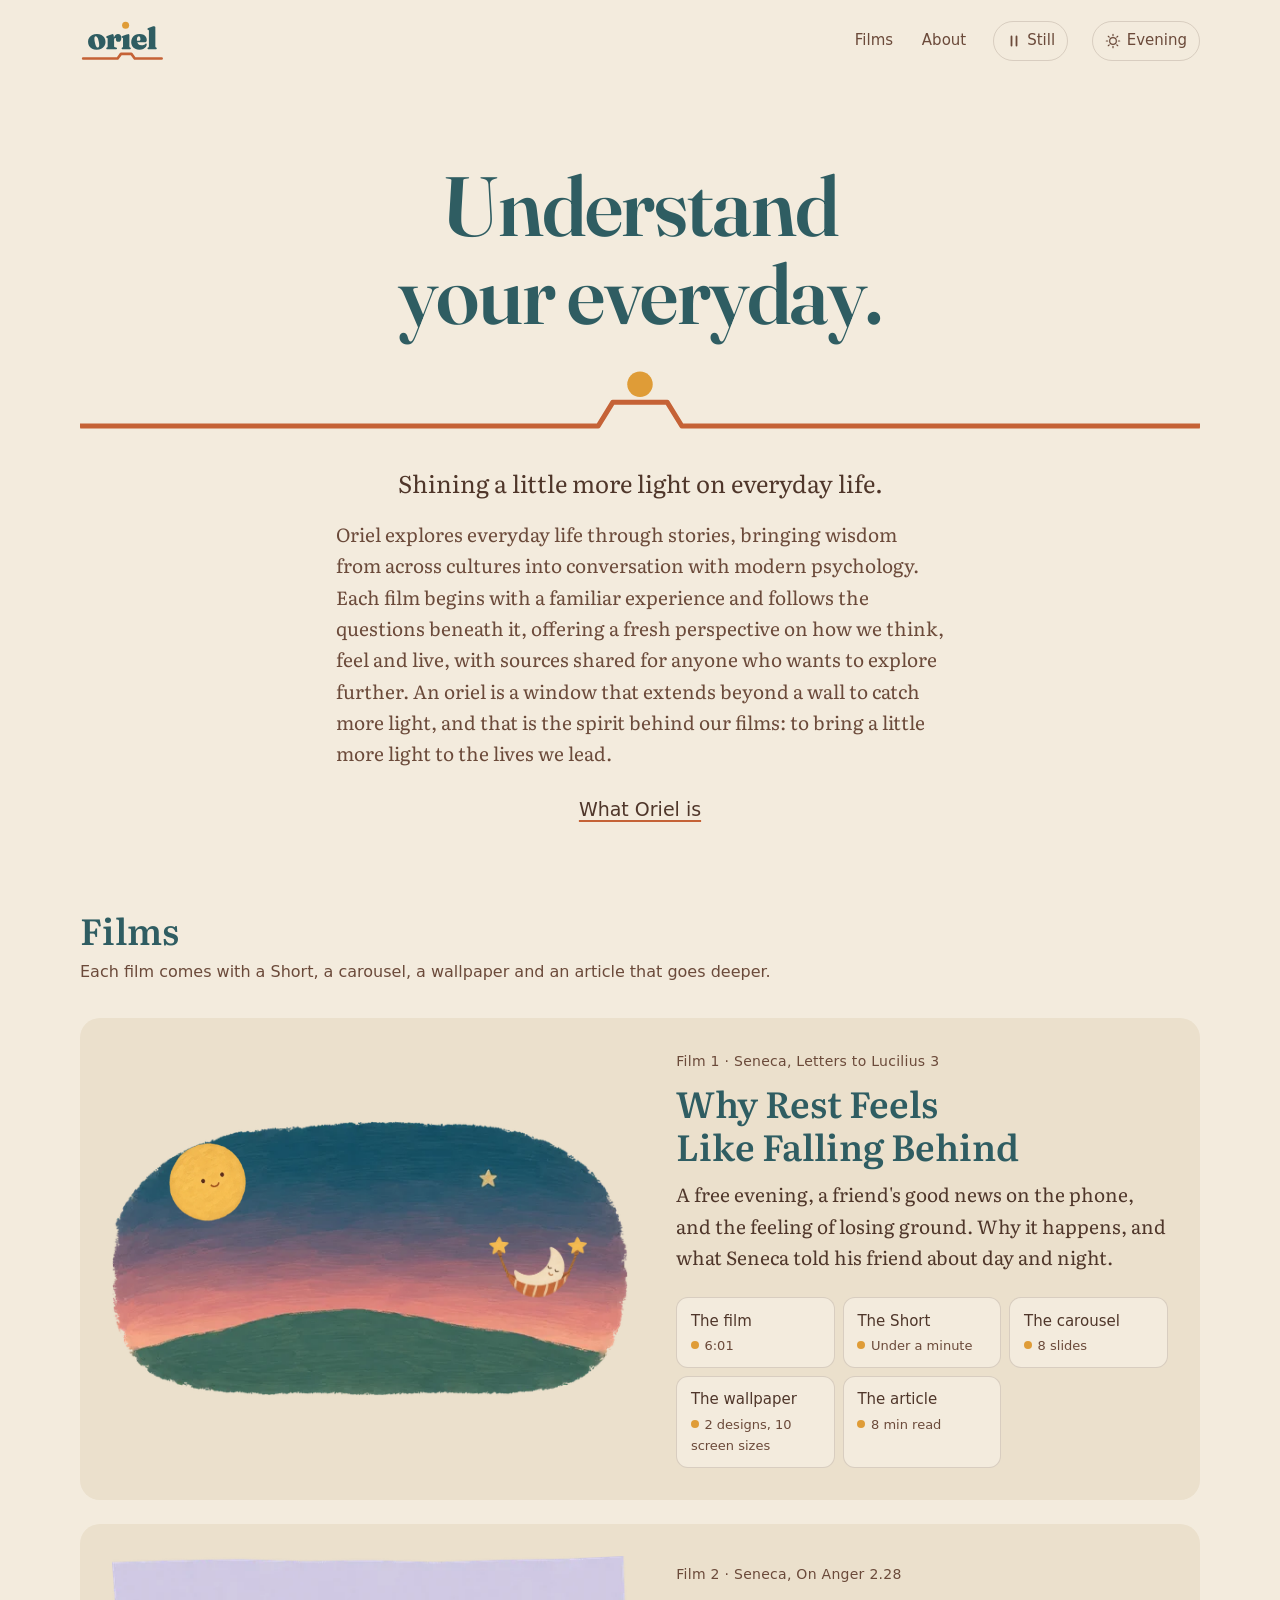
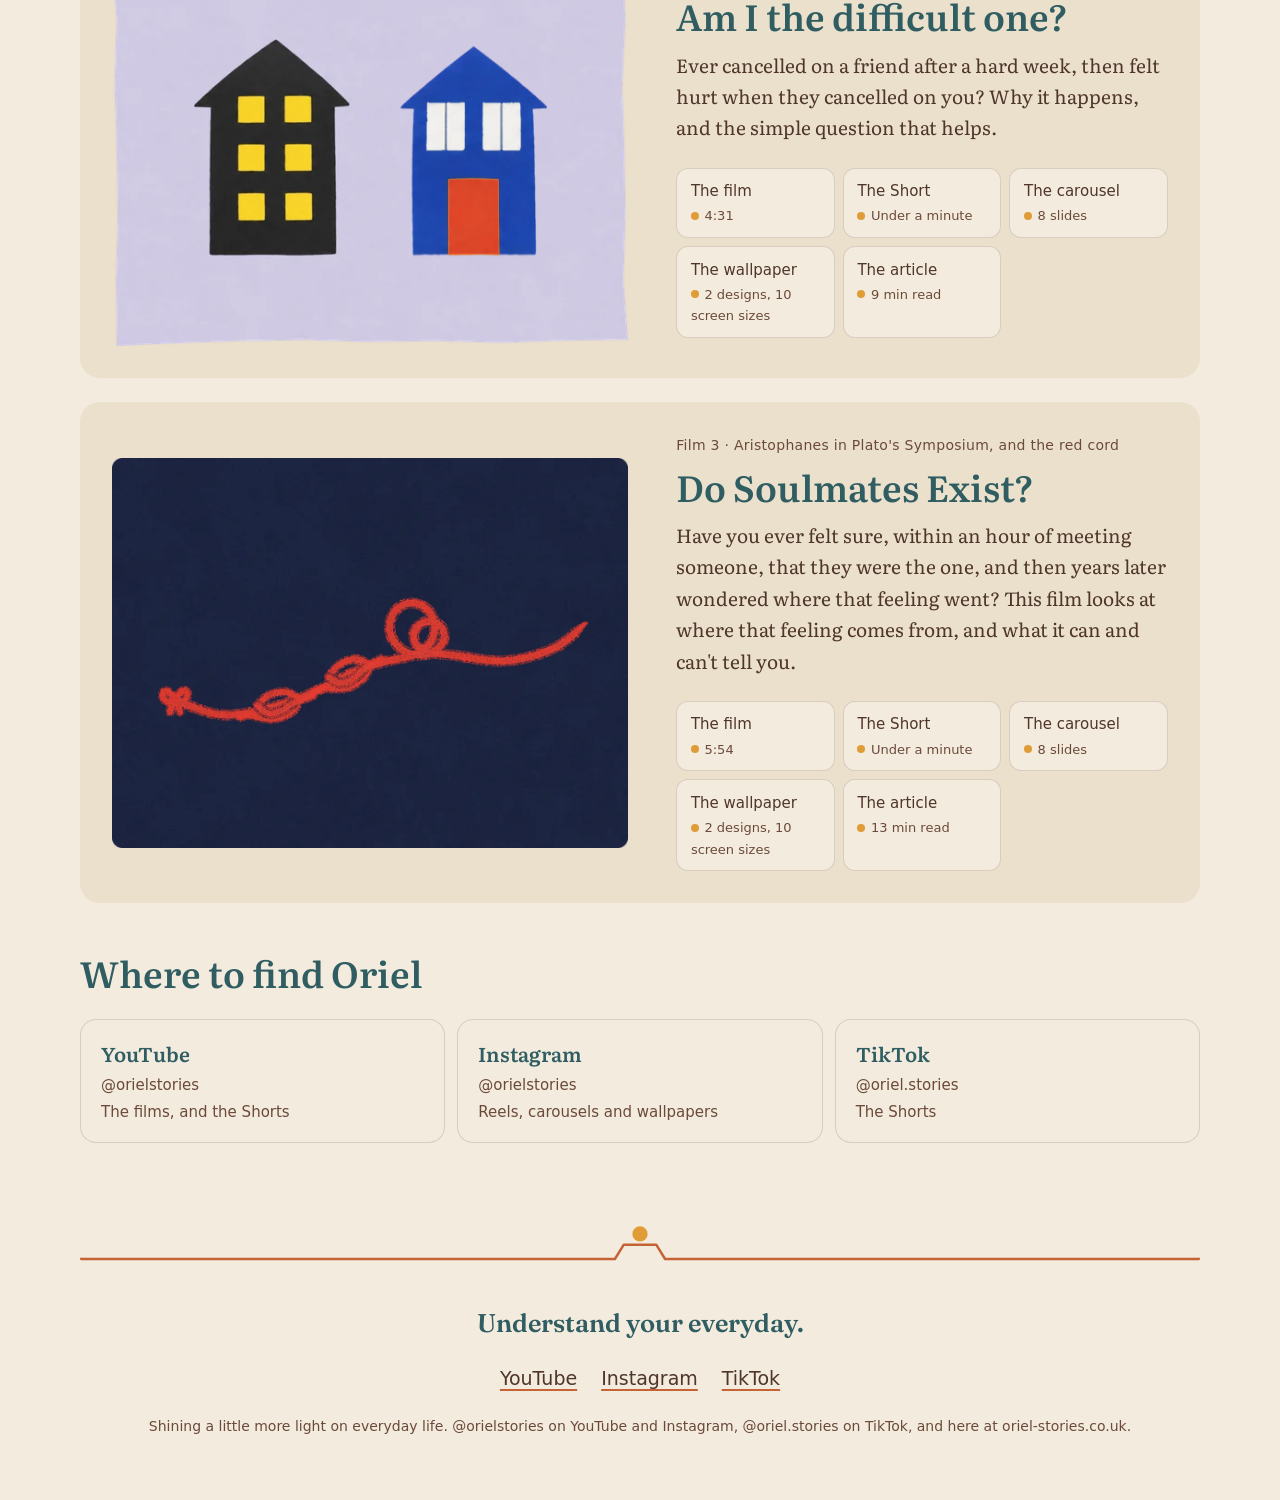
<file: index.html>
<!doctype html>
<html lang="en-GB">
<head>
<meta charset="utf-8">
<meta name="viewport" content="width=device-width, initial-scale=1, viewport-fit=cover">
<title>Oriel</title>
<meta name="description" content="Shining a little more light on everyday life. Oriel explores everyday life through stories, bringing wisdom from across cultures into conversation with modern psychology. Each film begins with a familiar experience and follows the questions beneath it, offering a fresh perspective on how we think, feel and live, with sources shared for anyone who wants to explore further. An oriel is a window that extends beyond a wall to catch more light, and that is the spirit behind our films: to bring a little more light to the lives we lead.">
<link rel="canonical" href="https://oriel-stories.co.uk/">
<meta property="og:type" content="website">
<meta property="og:site_name" content="Oriel">
<meta property="og:title" content="Oriel">
<meta property="og:description" content="Shining a little more light on everyday life. Oriel explores everyday life through stories, bringing wisdom from across cultures into conversation with modern psychology. Each film begins with a familiar experience and follows the questions beneath it, offering a fresh perspective on how we think, feel and live, with sources shared for anyone who wants to explore further. An oriel is a window that extends beyond a wall to catch more light, and that is the spirit behind our films: to bring a little more light to the lives we lead.">
<meta property="og:url" content="https://oriel-stories.co.uk/">
<meta property="og:image" content="https://oriel-stories.co.uk/img/films/why-rest-feels-like-falling-behind/hero-891.webp">
<meta name="theme-color" content="#F3EBDD" media="(prefers-color-scheme: light)">
<meta name="theme-color" content="#1F3B3F" media="(prefers-color-scheme: dark)">
<script>try{var t=localStorage.getItem("oriel-theme");if(t)document.documentElement.dataset.theme=t;if(localStorage.getItem("oriel-still")==="1")document.documentElement.dataset.still="1"}catch(e){}</script>
<link rel="preconnect" href="https://fonts.googleapis.com">
<link rel="preconnect" href="https://fonts.gstatic.com" crossorigin>
<link rel="stylesheet" href="https://fonts.googleapis.com/css2?family=Google+Sans:wght@400..600&family=Literata:ital,opsz,wght@0,7..72,400..600;1,7..72,400&display=swap">
<link rel="stylesheet" href="https://fonts.googleapis.com/css2?family=Fraunces:opsz,wght@144,600&display=block&text=%20.Uadenorstuvy">
<link rel="stylesheet" href="/oriel.css">
<link rel="icon" href="/img/mark.svg" type="image/svg+xml">
</head>
<body class="home">
<a class="skip" href="#main">Skip to content</a>
<header class="site-head">
  <a class="brand" href="/"><svg class="lockup" role="img" aria-label="Oriel" focusable="false" xmlns="http://www.w3.org/2000/svg" viewBox="-238.0 -956.2 2770.5 1358.8"><path d="M -135.5 300.0 H 990.0 L 1100.0 150.0 H 1440.5 L 1550.5 300.0 H 2430.0" fill="none" class="sill" stroke="#C56236" stroke-width="85.0" stroke-linecap="round" stroke-linejoin="round"/><g class="word" fill="#2F5D62"><path d="M314.0 -496.0Q399.0 -496.0 462.2 -463.8Q525.5 -431.5 560.5 -373.8Q595.5 -316.0 595.5 -239.0Q595.5 -168.0 558.8 -110.8Q522.0 -53.5 457.0 -19.8Q392.0 14.0 306.0 14.0Q221.5 14.0 158.2 -18.8Q95.0 -51.5 59.8 -109.3Q24.5 -167.0 24.5 -243.0Q24.5 -315.5 61.5 -372.5Q98.5 -429.5 163.5 -462.8Q228.5 -496.0 314.0 -496.0ZM350.5 -57.0Q369.5 -61.5 379.5 -83.5Q389.5 -105.5 388.5 -147.8Q387.5 -190.0 373.5 -255.0Q360.5 -317.0 344.2 -356.2Q328.0 -395.5 309.2 -412.8Q290.5 -430.0 270.0 -425.0Q251.0 -420.5 241.0 -398.5Q231.0 -376.5 232.2 -334.5Q233.5 -292.5 247.0 -227.0Q260.0 -165.5 276.2 -126.0Q292.5 -86.5 311.2 -69.5Q330.0 -52.5 350.5 -57.0Z"/><path d="M857.5 -273.0Q857.5 -349.0 877.5 -398.5Q897.5 -448.0 930.5 -472.0Q963.5 -496.0 1003.0 -496.0Q1056.0 -496.0 1084.0 -464.2Q1112.0 -432.5 1112.0 -369.0Q1112.0 -304.0 1085.8 -273.0Q1059.5 -242.0 1017.5 -242.0Q975.0 -242.0 954.0 -263.8Q933.0 -285.5 933.0 -324.0V-345.0Q932.5 -357.5 927.2 -364.5Q922.0 -371.5 911.0 -371.5Q901.0 -371.5 893.2 -362.5Q885.5 -353.5 881.0 -333.8Q876.5 -314.0 876.5 -280.5ZM863.0 -452.0 876.5 -346.0V-103.0Q876.5 -86.0 881.5 -78.8Q886.5 -71.5 904.0 -68.0L942.5 -60.5Q957.0 -57.5 964.0 -50.2Q971.0 -43.0 971.0 -30.0Q971.0 -15.5 961.5 -7.8Q952.0 0.0 933.0 0.0H657.0Q637.0 0.0 628.2 -7.8Q619.5 -15.5 619.5 -29.5Q619.5 -39.0 624.5 -46.5Q629.5 -54.0 640.5 -58.5L652.0 -63.5Q659.5 -67.0 662.5 -75.3Q665.5 -83.5 665.5 -103.0V-339.5Q665.5 -355.0 661.2 -361.8Q657.0 -368.5 648.5 -371.0L637.5 -374.0Q627.0 -377.5 622.2 -384.0Q617.5 -390.5 617.5 -400.0Q617.5 -412.0 624.2 -419.0Q631.0 -426.0 648.0 -432.5L757.5 -474.5Q792.5 -488.0 807.5 -492.0Q822.5 -496.0 831.0 -496.0Q845.0 -496.0 852.2 -486.0Q859.5 -476.0 863.0 -452.0Z"/><path d="M1376.0 -463.5V-103.0Q1376.0 -84.0 1379.5 -76.0Q1383.0 -68.0 1390.0 -63.5L1400.5 -58.5Q1410.0 -54.0 1415.2 -46.5Q1420.5 -39.0 1420.5 -29.0Q1420.5 -15.0 1411.0 -7.5Q1401.5 0.0 1384.5 0.0H1159.0Q1142.5 0.0 1133.0 -7.5Q1123.5 -15.0 1123.5 -29.0Q1123.5 -39.0 1128.8 -46.5Q1134.0 -54.0 1143.0 -58.5L1154.5 -63.5Q1161.5 -68.0 1164.8 -76.0Q1168.0 -84.0 1168.0 -103.0V-344.5Q1168.0 -360.5 1163.5 -366.5Q1159.0 -372.5 1151.0 -376.0L1140.0 -378.5Q1130.5 -382.5 1125.2 -388.2Q1120.0 -394.0 1120.0 -404.5Q1120.0 -415.5 1127.5 -422.8Q1135.0 -430.0 1150.5 -435.5L1284.5 -482.0Q1305.0 -488.5 1317.2 -491.8Q1329.5 -495.0 1344.5 -495.0Q1358.5 -495.0 1367.2 -486.2Q1376.0 -477.5 1376.0 -463.5Z"/><path d="M1944.0 -302.5Q1944.0 -268.5 1925.5 -249.5Q1907.0 -230.5 1872.0 -230.5H1575.5V-281.5H1709.0Q1736.0 -281.5 1736.0 -307.0Q1736.0 -371.0 1721.3 -398.5Q1706.5 -426.0 1683.0 -426.0Q1665.5 -426.0 1651.5 -413.0Q1637.5 -400.0 1629.2 -373.0Q1621.0 -346.0 1621.0 -304.5Q1621.0 -213.0 1662.0 -170.8Q1703.0 -128.5 1774.0 -128.5Q1807.5 -128.5 1834.8 -136.5Q1862.0 -144.5 1887.5 -168.0Q1901.5 -181.0 1908.8 -185.2Q1916.0 -189.5 1923.0 -189.5Q1933.0 -189.5 1937.5 -179.8Q1942.0 -170.0 1942.0 -156.0Q1942.0 -111.0 1911.8 -72.0Q1881.5 -33.0 1828.0 -9.5Q1774.5 14.0 1703.0 14.0Q1627.0 14.0 1566.3 -16.2Q1505.5 -46.5 1470.0 -100.8Q1434.5 -155.0 1434.5 -227.5Q1434.5 -308.5 1467.0 -368.8Q1499.5 -429.0 1561.5 -462.5Q1623.5 -496.0 1711.0 -496.0Q1788.5 -496.0 1840.3 -471.0Q1892.0 -446.0 1918.0 -402.2Q1944.0 -358.5 1944.0 -302.5Z"/><path d="M2224.0 -711.0V-103.0Q2224.0 -83.5 2227.0 -75.3Q2230.0 -67.0 2237.5 -63.5L2249.0 -58.5Q2260.0 -54.0 2265.0 -46.5Q2270.0 -39.0 2270.0 -29.5Q2270.0 -15.5 2261.2 -7.8Q2252.5 0.0 2233.0 0.0H2004.5Q1985.0 0.0 1976.0 -7.8Q1967.0 -15.5 1967.0 -29.5Q1967.0 -39.0 1972.0 -46.5Q1977.0 -54.0 1988.5 -58.5L1999.5 -63.5Q2007.0 -67.0 2010.0 -75.3Q2013.0 -83.5 2013.0 -103.0V-600.0Q2013.0 -616.0 2008.8 -622.5Q2004.5 -629.0 1996.0 -631.5L1985.0 -635.0Q1974.5 -638.5 1970.0 -644.8Q1965.5 -651.0 1965.5 -661.0Q1965.5 -672.5 1971.8 -679.5Q1978.0 -686.5 1995.5 -693.0L2108.5 -736.5Q2135.0 -746.5 2150.2 -750.8Q2165.5 -755.0 2177.0 -755.0Q2200.5 -755.0 2212.2 -742.5Q2224.0 -730.0 2224.0 -711.0Z"/></g><circle cx="1252.0" cy="-781.5" r="114.8" class="sun" fill="#DF9C37"/></svg></a>
  <nav class="site-nav" aria-label="Site"><a href="/#films">Films</a><a href="/posts/what-oriel-is/">About</a><button class="still" type="button" aria-pressed="false" title="Bring all motion on the page to rest"><svg viewBox="0 0 16 16" aria-hidden="true"><path d="M5.5 3.5v9M10.5 3.5v9"/></svg><span class="label">Still</span></button><button class="theme" type="button" aria-pressed="false" title="Switch between day and evening"><svg viewBox="0 0 24 24" aria-hidden="true"><circle cx="12" cy="12" r="5"/><path d="M12 2v2M12 20v2M2 12h2M20 12h2M4.9 4.9l1.4 1.4M17.7 17.7l1.4 1.4M4.9 19.1l1.4-1.4M17.7 6.3l1.4-1.4"/></svg><span class="label">Evening</span></button></nav>
</header>
<main id="main">

<section class="home-hero" aria-labelledby="promise">
  <h1 id="promise" class="promise">Understand your everyday.</h1>
  <div class="sill-rule large" aria-hidden="true"><svg viewBox="0 0 132 72" focusable="false"><path class="sill" d="M-4000 66 H20 L36 40 H96 L112 66 H4132"/><circle class="sun" cx="66" cy="20" r="14"/></svg></div>
  <p class="lead">Shining a little more light on everyday life.</p>
  <p class="about">Oriel explores everyday life through stories, bringing wisdom from across cultures into conversation with modern psychology. Each film begins with a familiar experience and follows the questions beneath it, offering a fresh perspective on how we think, feel and live, with sources shared for anyone who wants to explore further. An oriel is a window that extends beyond a wall to catch more light, and that is the spirit behind our films: to bring a little more light to the lives we lead.</p>
  <p class="more"><a href="/posts/what-oriel-is/">What Oriel is</a></p>
</section>
<section class="films" id="films" aria-labelledby="films-title">
  <h2 id="films-title">Films</h2>
  <p class="section-note">Each film comes with a Short, a carousel, a wallpaper and an article that goes deeper.</p>
  
<article class="film-entry" aria-labelledby="film-1">
  <a class="art-link" href="/films/why-rest-feels-like-falling-behind/" tabindex="-1" aria-hidden="true"><div class="emblem" data-emblem="day-and-night" style="aspect-ratio: 1104 / 587" role="img" aria-label="A hill at dusk. The sun goes down on the left as the moon rises on the right in its hammock of stars" title="Rest your pointer here and it comes to rest"><img class="sky" src="/img/films/why-rest-feels-like-falling-behind/emblem-sky-560.webp" srcset="/img/films/why-rest-feels-like-falling-behind/emblem-sky-560.webp 560w, /img/films/why-rest-feels-like-falling-behind/emblem-sky-1104.webp 1104w" sizes="(min-width: 60rem) 28rem, 92vw" width="1104" height="587" style="max-width: min(100%, 552px)" alt="" decoding="async" loading="lazy"><div class="lights" style="-webkit-mask: url(/img/films/why-rest-feels-like-falling-behind/emblem-sky-560.webp) center / 100% 100% no-repeat; mask: url(/img/films/why-rest-feels-like-falling-behind/emblem-sky-560.webp) center / 100% 100% no-repeat"><img class="sun" src="/img/films/why-rest-feels-like-falling-behind/emblem-sun-220.webp" srcset="/img/films/why-rest-feels-like-falling-behind/emblem-sun-220.webp 220w, /img/films/why-rest-feels-like-falling-behind/emblem-sun-440.webp 440w" sizes="10rem" width="502" height="505" style="max-width: min(100%, 251px)" alt="" decoding="async" loading="lazy"><img class="moon" src="/img/films/why-rest-feels-like-falling-behind/emblem-moon-220.webp" srcset="/img/films/why-rest-feels-like-falling-behind/emblem-moon-220.webp 220w, /img/films/why-rest-feels-like-falling-behind/emblem-moon-440.webp 440w" sizes="10rem" width="911" height="567" style="max-width: min(100%, 455px)" alt="" decoding="async" loading="lazy"></div></div></a>
  <div class="text">
    <p class="kicker">Film 1 · Seneca, Letters to Lucilius 3</p>
    <h3 id="film-1"><a href="/films/why-rest-feels-like-falling-behind/">Why Rest Feels Like Falling Behind</a></h3>
    <p>A free evening, a friend&#x27;s good news on the phone, and the feeling of losing ground. Why it happens, and what Seneca told his friend about day and night.</p>
    <ul class="pieces" aria-label="Pieces of Why Rest Feels Like Falling Behind"><li class="live"><a href="/films/why-rest-feels-like-falling-behind/#film"><span class="what">The film</span><span class="state">6:01</span></a></li><li class="live"><a href="/films/why-rest-feels-like-falling-behind/#short"><span class="what">The Short</span><span class="state">Under a minute</span></a></li><li class="live"><a href="/films/why-rest-feels-like-falling-behind/#carousel"><span class="what">The carousel</span><span class="state">8 slides</span></a></li><li class="live"><a href="/films/why-rest-feels-like-falling-behind/#wallpaper"><span class="what">The wallpaper</span><span class="state">2 designs, 10 screen sizes</span></a></li><li class="live"><a href="/films/why-rest-feels-like-falling-behind/#question"><span class="what">The article</span><span class="state">8 min read</span></a></li></ul>
  </div>
</article>
<article class="film-entry" aria-labelledby="film-2">
  <a class="art-link" href="/films/am-i-the-difficult-one/" tabindex="-1" aria-hidden="true"><div class="emblem" data-emblem="two-fronts" style="aspect-ratio: 1800 / 1360" role="img" aria-label="Two cut-paper houses on a lilac sheet. Yours, soft black, is lit yellow in all six windows. Nina&#x27;s, cobalt, has its curtains drawn and its red door shut; now and then a curtain parts a crack, or the door opens a little, on the light inside" title="Rest your pointer here and it comes to rest"><img class="sky" src="/img/films/am-i-the-difficult-one/emblem-sky-560.webp" srcset="/img/films/am-i-the-difficult-one/emblem-sky-560.webp 560w, /img/films/am-i-the-difficult-one/emblem-sky-1120.webp 1120w" sizes="(min-width: 60rem) 28rem, 92vw" width="1800" height="1360" style="max-width: min(100%, 900px)" alt="" decoding="async" loading="lazy"><div class="lights" style="-webkit-mask: url(/img/films/am-i-the-difficult-one/emblem-sky-560.webp) center / 100% 100% no-repeat; mask: url(/img/films/am-i-the-difficult-one/emblem-sky-560.webp) center / 100% 100% no-repeat"><img class="curtain-la" src="/img/films/am-i-the-difficult-one/emblem-curtain-la-560.webp" srcset="/img/films/am-i-the-difficult-one/emblem-curtain-la-560.webp 560w, /img/films/am-i-the-difficult-one/emblem-curtain-la-1120.webp 1120w" sizes="(min-width: 60rem) 28rem, 92vw" width="1800" height="1360" style="max-width: min(100%, 900px)" alt="" decoding="async" loading="lazy"><img class="curtain-lb" src="/img/films/am-i-the-difficult-one/emblem-curtain-lb-560.webp" srcset="/img/films/am-i-the-difficult-one/emblem-curtain-lb-560.webp 560w, /img/films/am-i-the-difficult-one/emblem-curtain-lb-1120.webp 1120w" sizes="(min-width: 60rem) 28rem, 92vw" width="1800" height="1360" style="max-width: min(100%, 900px)" alt="" decoding="async" loading="lazy"><img class="curtain-ra" src="/img/films/am-i-the-difficult-one/emblem-curtain-ra-560.webp" srcset="/img/films/am-i-the-difficult-one/emblem-curtain-ra-560.webp 560w, /img/films/am-i-the-difficult-one/emblem-curtain-ra-1120.webp 1120w" sizes="(min-width: 60rem) 28rem, 92vw" width="1800" height="1360" style="max-width: min(100%, 900px)" alt="" decoding="async" loading="lazy"><img class="curtain-rb" src="/img/films/am-i-the-difficult-one/emblem-curtain-rb-560.webp" srcset="/img/films/am-i-the-difficult-one/emblem-curtain-rb-560.webp 560w, /img/films/am-i-the-difficult-one/emblem-curtain-rb-1120.webp 1120w" sizes="(min-width: 60rem) 28rem, 92vw" width="1800" height="1360" style="max-width: min(100%, 900px)" alt="" decoding="async" loading="lazy"><img class="house" src="/img/films/am-i-the-difficult-one/emblem-house-560.webp" srcset="/img/films/am-i-the-difficult-one/emblem-house-560.webp 560w, /img/films/am-i-the-difficult-one/emblem-house-1120.webp 1120w" sizes="(min-width: 60rem) 28rem, 92vw" width="1800" height="1360" style="max-width: min(100%, 900px)" alt="" decoding="async" loading="lazy"><img class="door" src="/img/films/am-i-the-difficult-one/emblem-door-560.webp" srcset="/img/films/am-i-the-difficult-one/emblem-door-560.webp 560w, /img/films/am-i-the-difficult-one/emblem-door-1120.webp 1120w" sizes="(min-width: 60rem) 28rem, 92vw" width="1800" height="1360" style="max-width: min(100%, 900px)" alt="" decoding="async" loading="lazy"></div></div></a>
  <div class="text">
    <p class="kicker">Film 2 · Seneca, On Anger 2.28</p>
    <h3 id="film-2"><a href="/films/am-i-the-difficult-one/">Am I the difficult one?</a></h3>
    <p>Ever cancelled on a friend after a hard week, then felt hurt when they cancelled on you? Why it happens, and the simple question that helps.</p>
    <ul class="pieces" aria-label="Pieces of Am I the difficult one?"><li class="live"><a href="/films/am-i-the-difficult-one/#film"><span class="what">The film</span><span class="state">4:31</span></a></li><li class="live"><a href="/films/am-i-the-difficult-one/#short"><span class="what">The Short</span><span class="state">Under a minute</span></a></li><li class="live"><a href="/films/am-i-the-difficult-one/#carousel"><span class="what">The carousel</span><span class="state">8 slides</span></a></li><li class="live"><a href="/films/am-i-the-difficult-one/#wallpaper"><span class="what">The wallpaper</span><span class="state">2 designs, 10 screen sizes</span></a></li><li class="live"><a href="/films/am-i-the-difficult-one/#question"><span class="what">The article</span><span class="state">9 min read</span></a></li></ul>
  </div>
</article>
<article class="film-entry" aria-labelledby="film-3">
  <a class="art-link" href="/films/do-soulmates-exist/" tabindex="-1" aria-hidden="true"><div class="emblem" data-emblem="knot" style="aspect-ratio: 1800 / 1360" role="img" aria-label="A red cord on dark blue paper, tied in a bow at one end, with two knots already in it. Beside them a loop of the cord stands up and sways; given attention, it is pulled tight into one more knot" title="Rest your pointer here and it comes to rest"><img class="sky" src="/img/films/do-soulmates-exist/emblem-sky-560.webp" srcset="/img/films/do-soulmates-exist/emblem-sky-560.webp 560w, /img/films/do-soulmates-exist/emblem-sky-1120.webp 1120w" sizes="(min-width: 60rem) 28rem, 92vw" width="1800" height="1360" style="max-width: min(100%, 900px)" alt="" decoding="async" loading="lazy"><div class="lights" style="-webkit-mask: url(/img/films/do-soulmates-exist/emblem-sky-560.webp) center / 100% 100% no-repeat; mask: url(/img/films/do-soulmates-exist/emblem-sky-560.webp) center / 100% 100% no-repeat"><img class="loop-a" src="/img/films/do-soulmates-exist/emblem-loop-a-560.webp" srcset="/img/films/do-soulmates-exist/emblem-loop-a-560.webp 560w, /img/films/do-soulmates-exist/emblem-loop-a-1120.webp 1120w" sizes="(min-width: 60rem) 28rem, 92vw" width="1800" height="1360" style="max-width: min(100%, 900px)" alt="" decoding="async" loading="lazy"><img class="loop-b" src="/img/films/do-soulmates-exist/emblem-loop-b-560.webp" srcset="/img/films/do-soulmates-exist/emblem-loop-b-560.webp 560w, /img/films/do-soulmates-exist/emblem-loop-b-1120.webp 1120w" sizes="(min-width: 60rem) 28rem, 92vw" width="1800" height="1360" style="max-width: min(100%, 900px)" alt="" decoding="async" loading="lazy"><img class="loop-c" src="/img/films/do-soulmates-exist/emblem-loop-c-560.webp" srcset="/img/films/do-soulmates-exist/emblem-loop-c-560.webp 560w, /img/films/do-soulmates-exist/emblem-loop-c-1120.webp 1120w" sizes="(min-width: 60rem) 28rem, 92vw" width="1800" height="1360" style="max-width: min(100%, 900px)" alt="" decoding="async" loading="lazy"><img class="half" src="/img/films/do-soulmates-exist/emblem-half-560.webp" srcset="/img/films/do-soulmates-exist/emblem-half-560.webp 560w, /img/films/do-soulmates-exist/emblem-half-1120.webp 1120w" sizes="(min-width: 60rem) 28rem, 92vw" width="1800" height="1360" style="max-width: min(100%, 900px)" alt="" decoding="async" loading="lazy"><img class="squeeze" src="/img/films/do-soulmates-exist/emblem-squeeze-560.webp" srcset="/img/films/do-soulmates-exist/emblem-squeeze-560.webp 560w, /img/films/do-soulmates-exist/emblem-squeeze-1120.webp 1120w" sizes="(min-width: 60rem) 28rem, 92vw" width="1800" height="1360" style="max-width: min(100%, 900px)" alt="" decoding="async" loading="lazy"><img class="tight" src="/img/films/do-soulmates-exist/emblem-tight-560.webp" srcset="/img/films/do-soulmates-exist/emblem-tight-560.webp 560w, /img/films/do-soulmates-exist/emblem-tight-1120.webp 1120w" sizes="(min-width: 60rem) 28rem, 92vw" width="1800" height="1360" style="max-width: min(100%, 900px)" alt="" decoding="async" loading="lazy"></div></div></a>
  <div class="text">
    <p class="kicker">Film 3 · Aristophanes in Plato&#x27;s Symposium, and the red cord</p>
    <h3 id="film-3"><a href="/films/do-soulmates-exist/">Do Soulmates Exist?</a></h3>
    <p>Have you ever felt sure, within an hour of meeting someone, that they were the one, and then years later wondered where that feeling went? This film looks at where that feeling comes from, and what it can and can&#x27;t tell you.</p>
    <ul class="pieces" aria-label="Pieces of Do Soulmates Exist?"><li class="live"><a href="/films/do-soulmates-exist/#film"><span class="what">The film</span><span class="state">5:54</span></a></li><li class="live"><a href="/films/do-soulmates-exist/#short"><span class="what">The Short</span><span class="state">Under a minute</span></a></li><li class="live"><a href="/films/do-soulmates-exist/#carousel"><span class="what">The carousel</span><span class="state">8 slides</span></a></li><li class="live"><a href="/films/do-soulmates-exist/#wallpaper"><span class="what">The wallpaper</span><span class="state">2 designs, 10 screen sizes</span></a></li><li class="live"><a href="/films/do-soulmates-exist/#question"><span class="what">The article</span><span class="state">13 min read</span></a></li></ul>
  </div>
</article>
</section>
<section class="platforms" aria-labelledby="platforms-title">
  <h2 id="platforms-title">Where to find Oriel</h2>
  <ul>
  <li><a href="https://www.youtube.com/@orielstories"><span class="name">YouTube</span><span class="handle">@orielstories</span>
  <span class="carries">The films, and the Shorts</span></a></li>
  <li><a href="https://www.instagram.com/orielstories"><span class="name">Instagram</span><span class="handle">@orielstories</span>
  <span class="carries">Reels, carousels and wallpapers</span></a></li>
  <li><a href="https://www.tiktok.com/@oriel.stories"><span class="name">TikTok</span><span class="handle">@oriel.stories</span>
  <span class="carries">The Shorts</span></a></li>
  </ul>
</section>

</main>
<footer class="site-foot">
  <div class="sill-rule " aria-hidden="true"><svg viewBox="0 0 132 72" focusable="false"><path class="sill" d="M-4000 66 H20 L36 40 H96 L112 66 H4132"/><circle class="sun" cx="66" cy="20" r="14"/></svg></div>
  <p class="promise">Understand your everyday.</p>
  <ul class="platform-links"><li><a href="https://www.youtube.com/@orielstories">YouTube</a></li><li><a href="https://www.instagram.com/orielstories">Instagram</a></li><li><a href="https://www.tiktok.com/@oriel.stories">TikTok</a></li></ul>
  <p class="small">Shining a little more light on everyday life. @orielstories on YouTube and Instagram, @oriel.stories on TikTok, and here at oriel-stories.co.uk.</p>
</footer>
<script src="/oriel.js" type="module"></script>
</body>
</html>
</file>
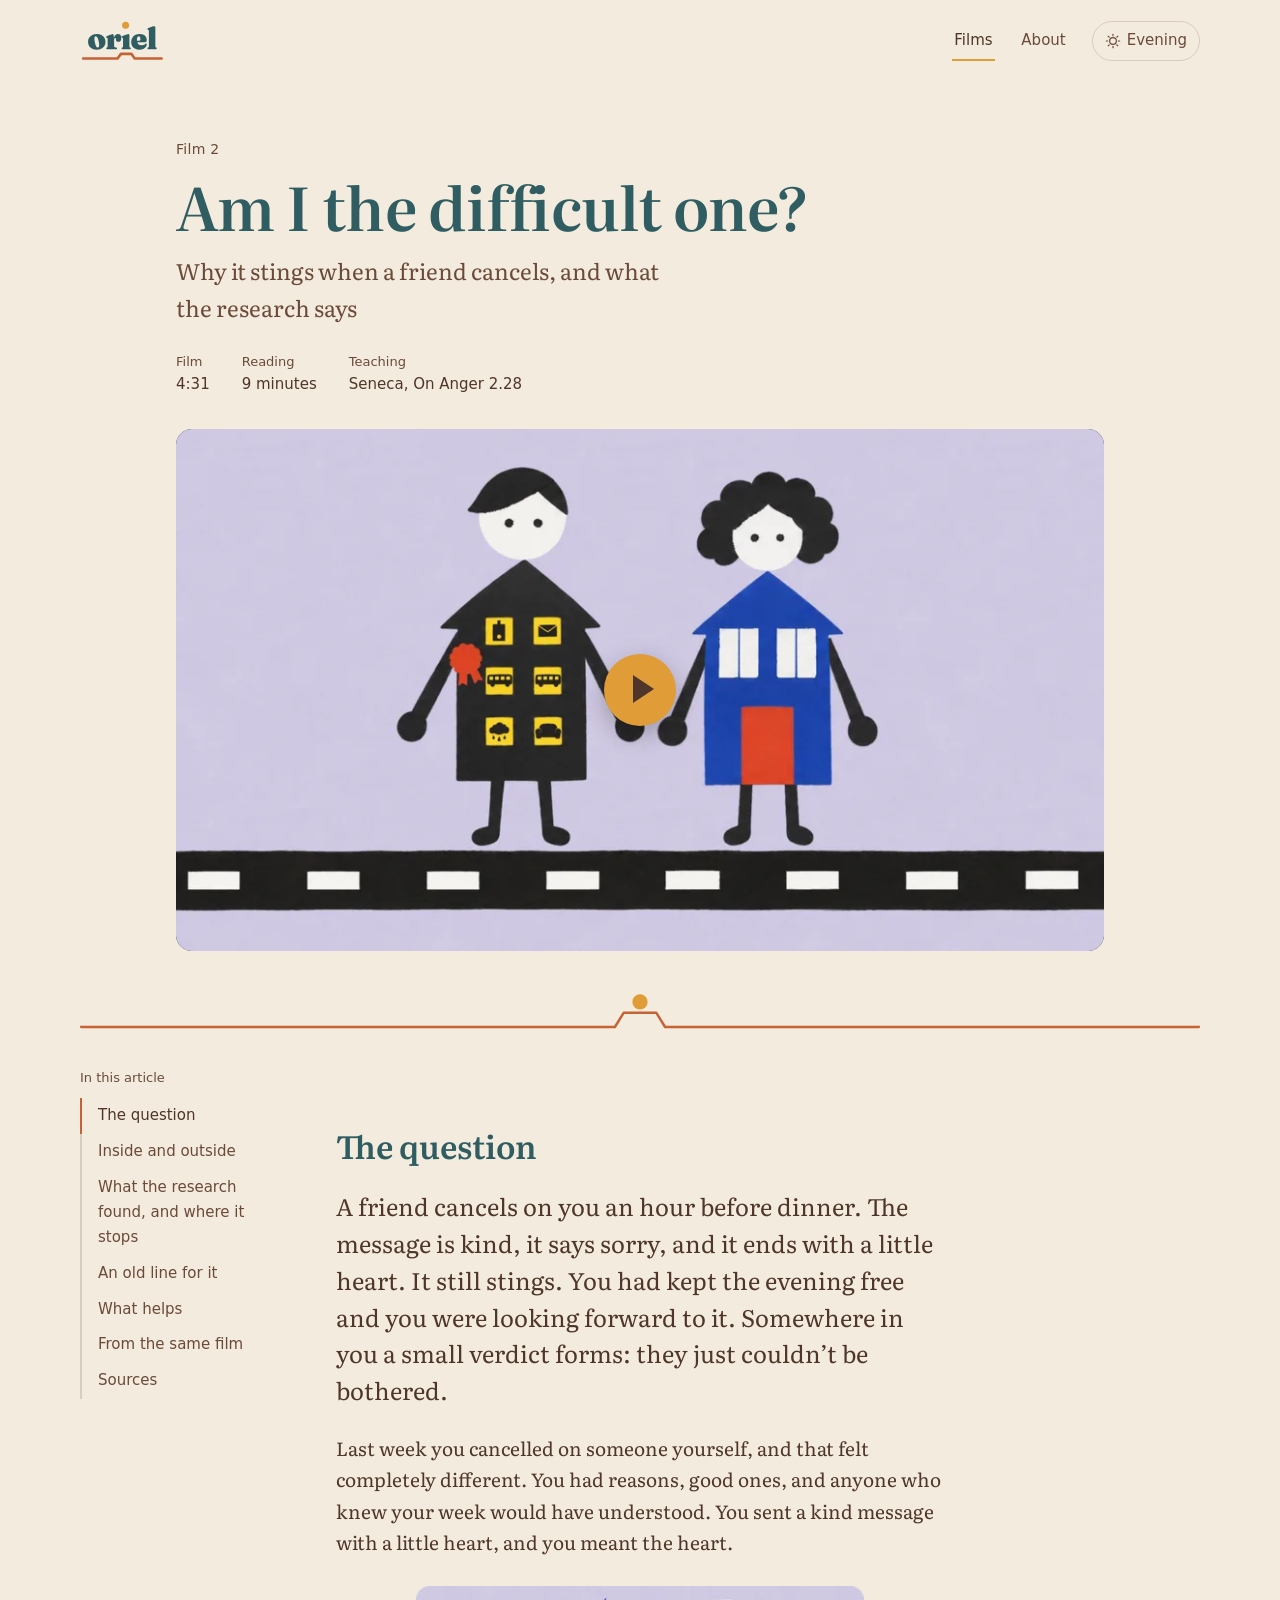
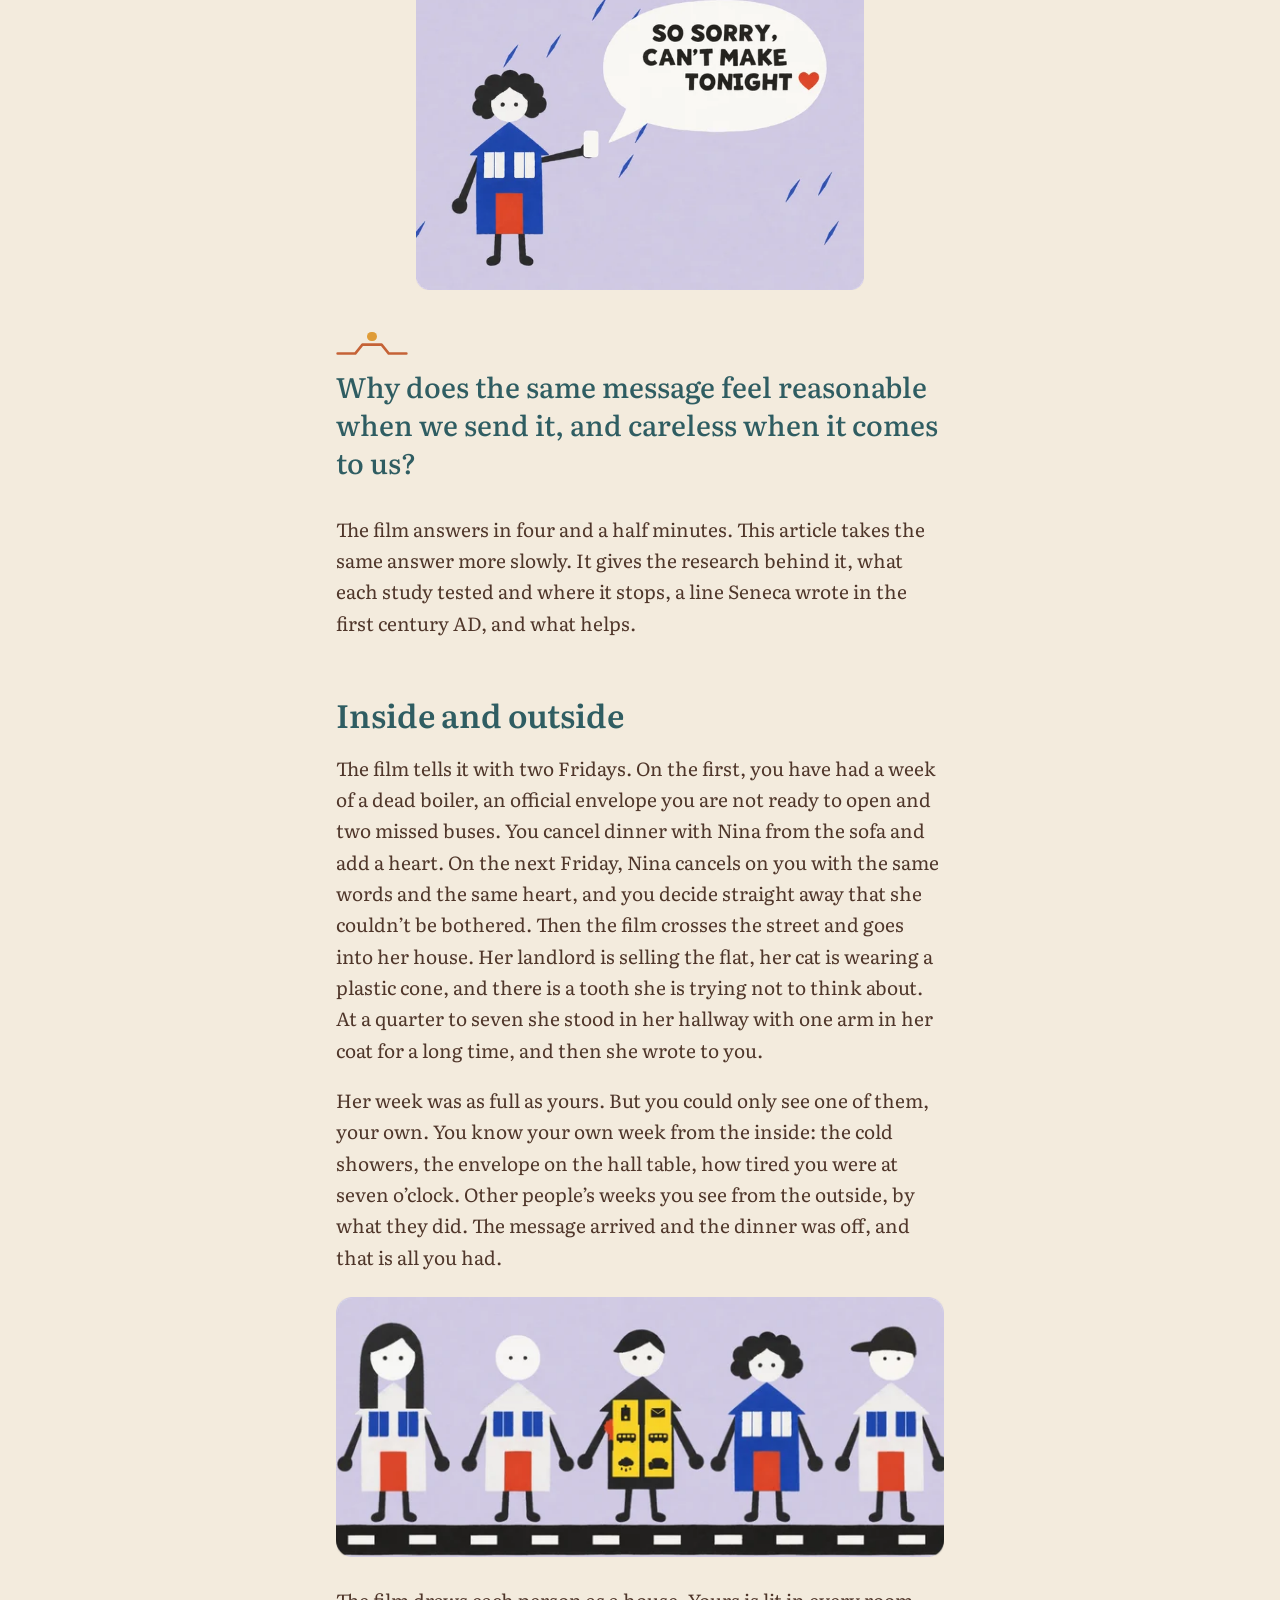
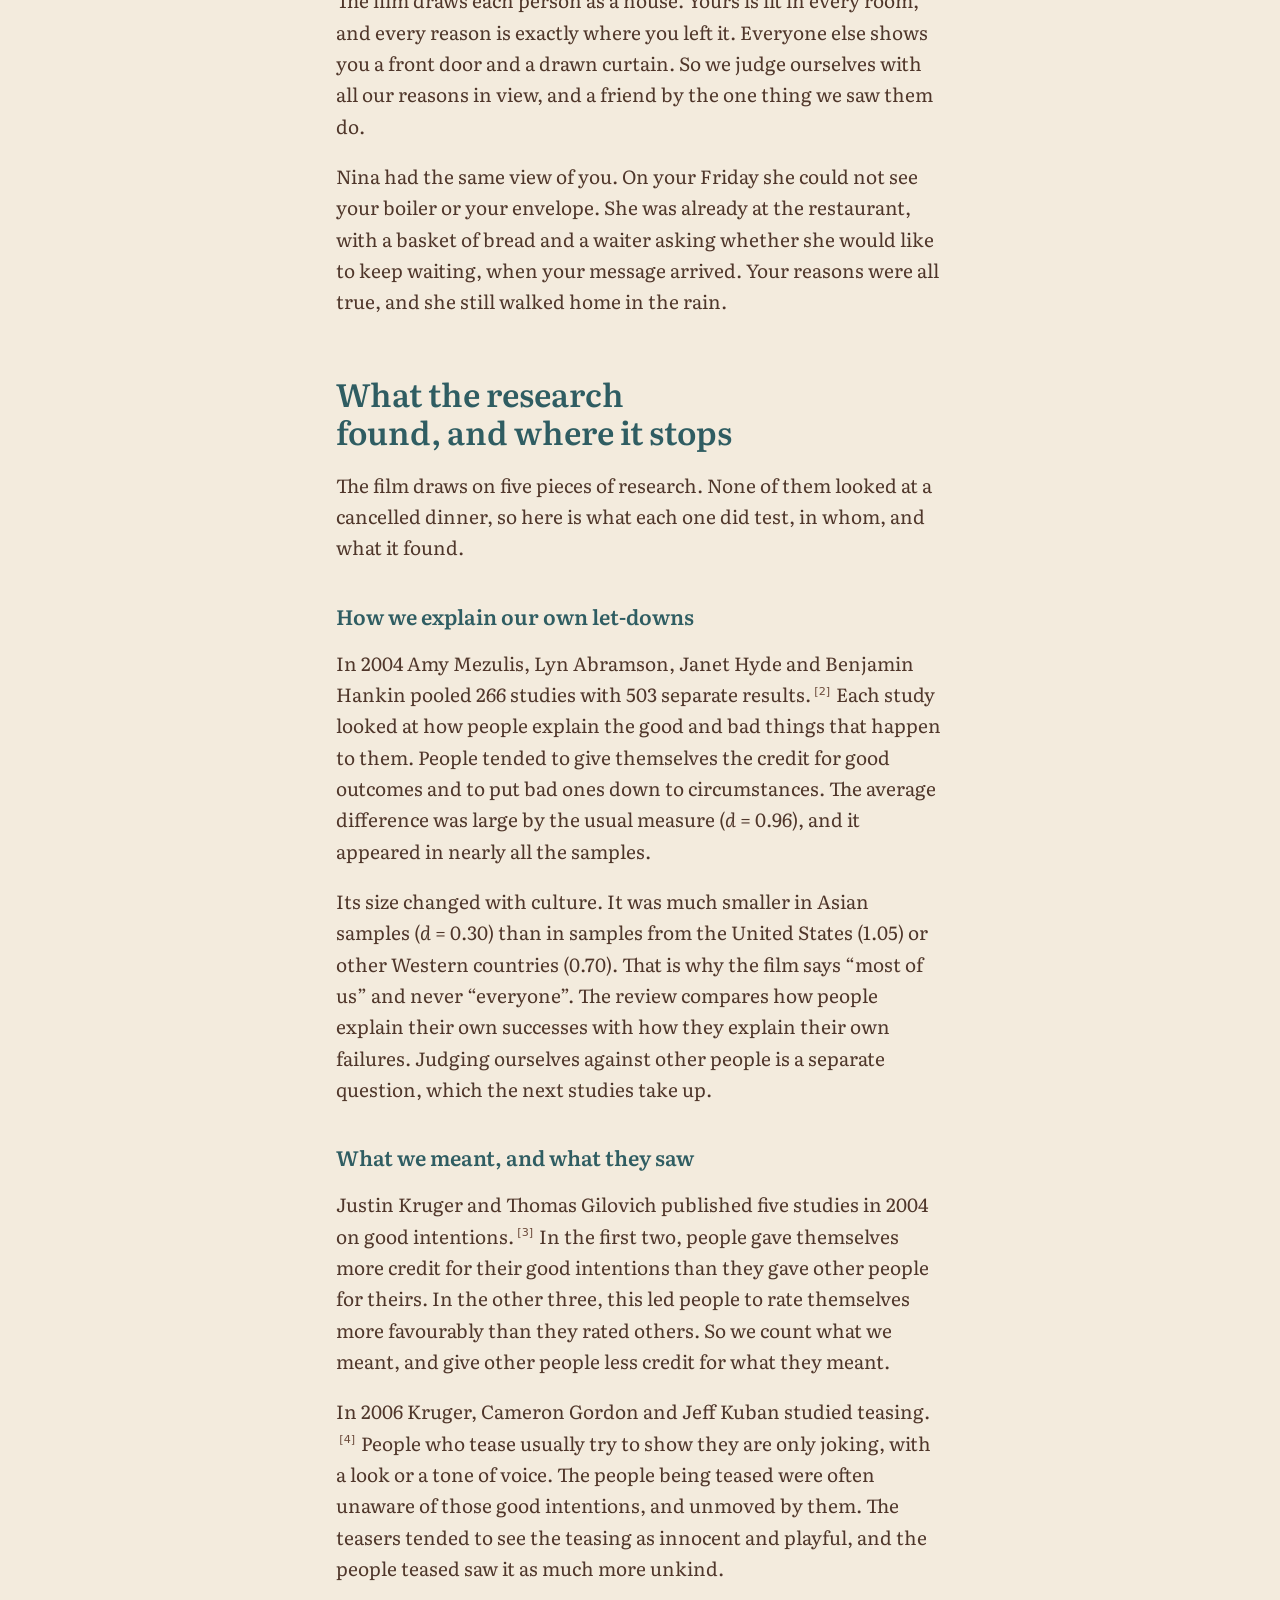
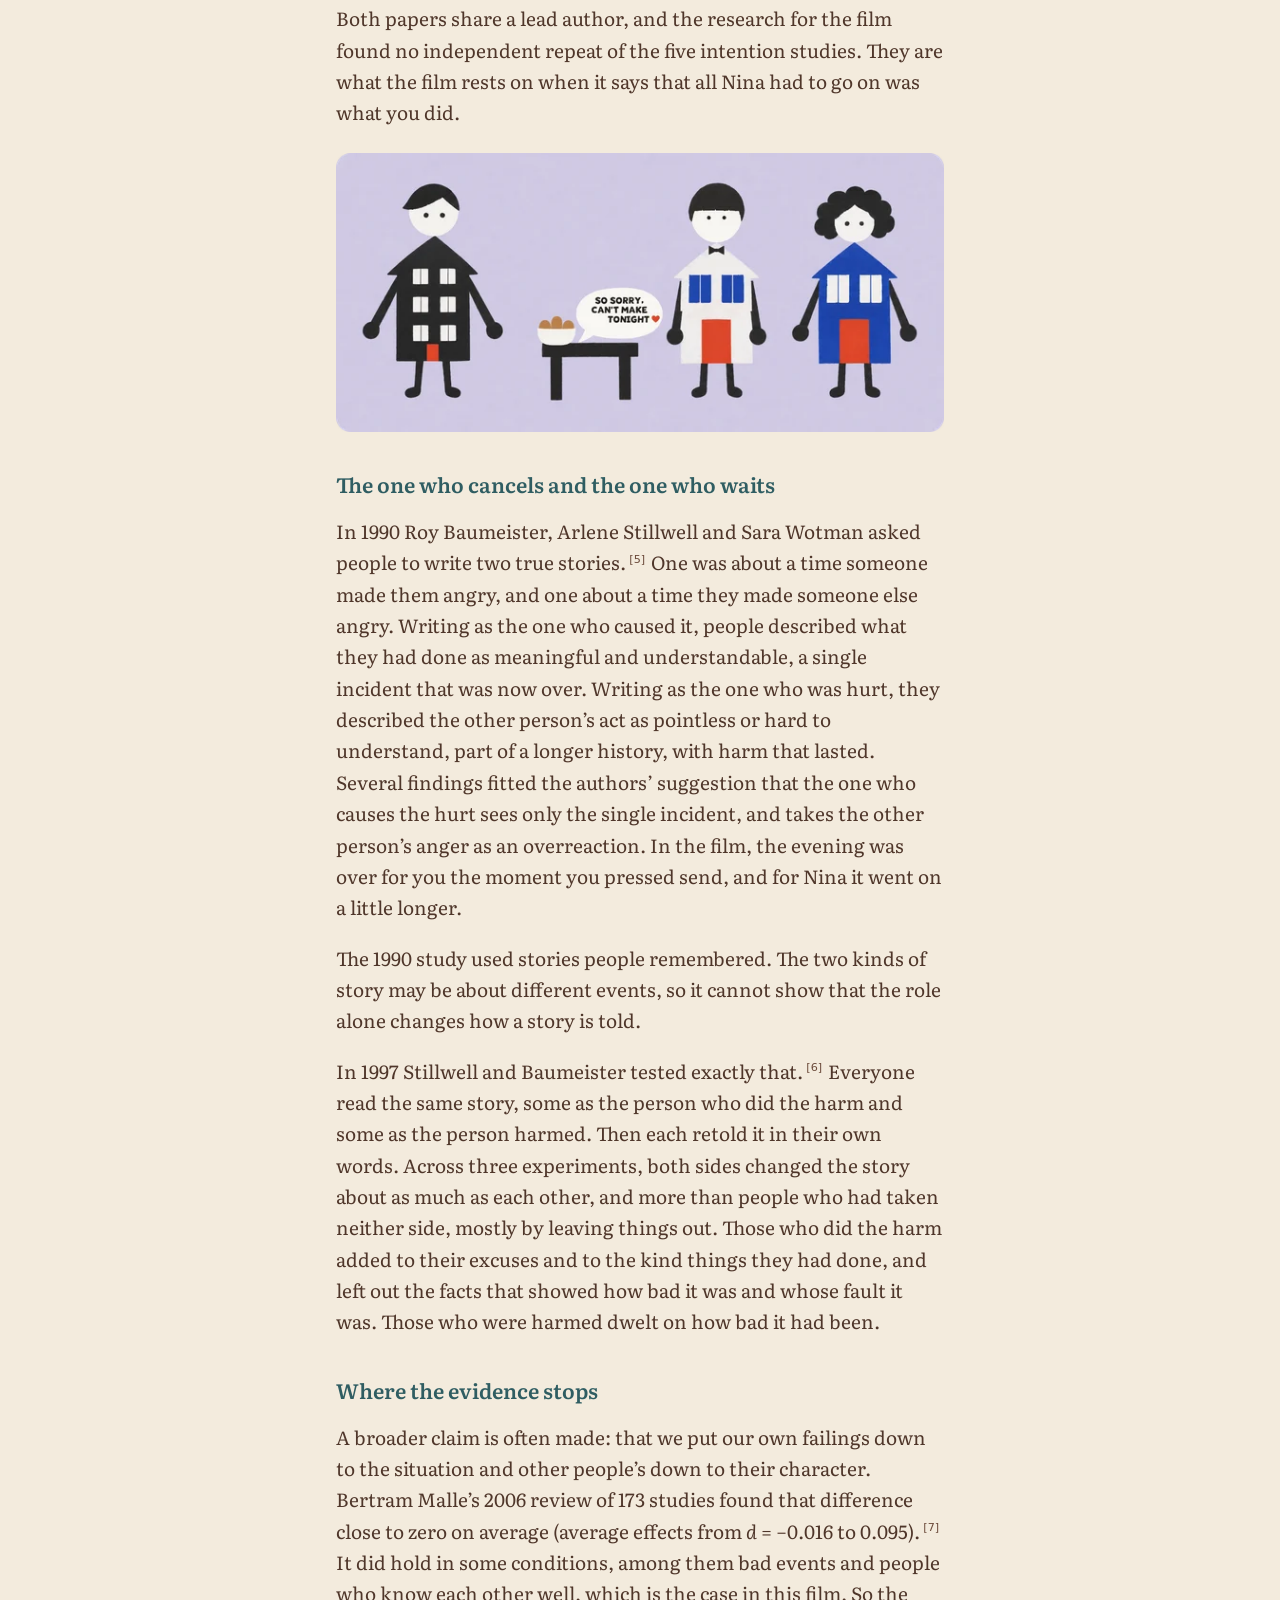
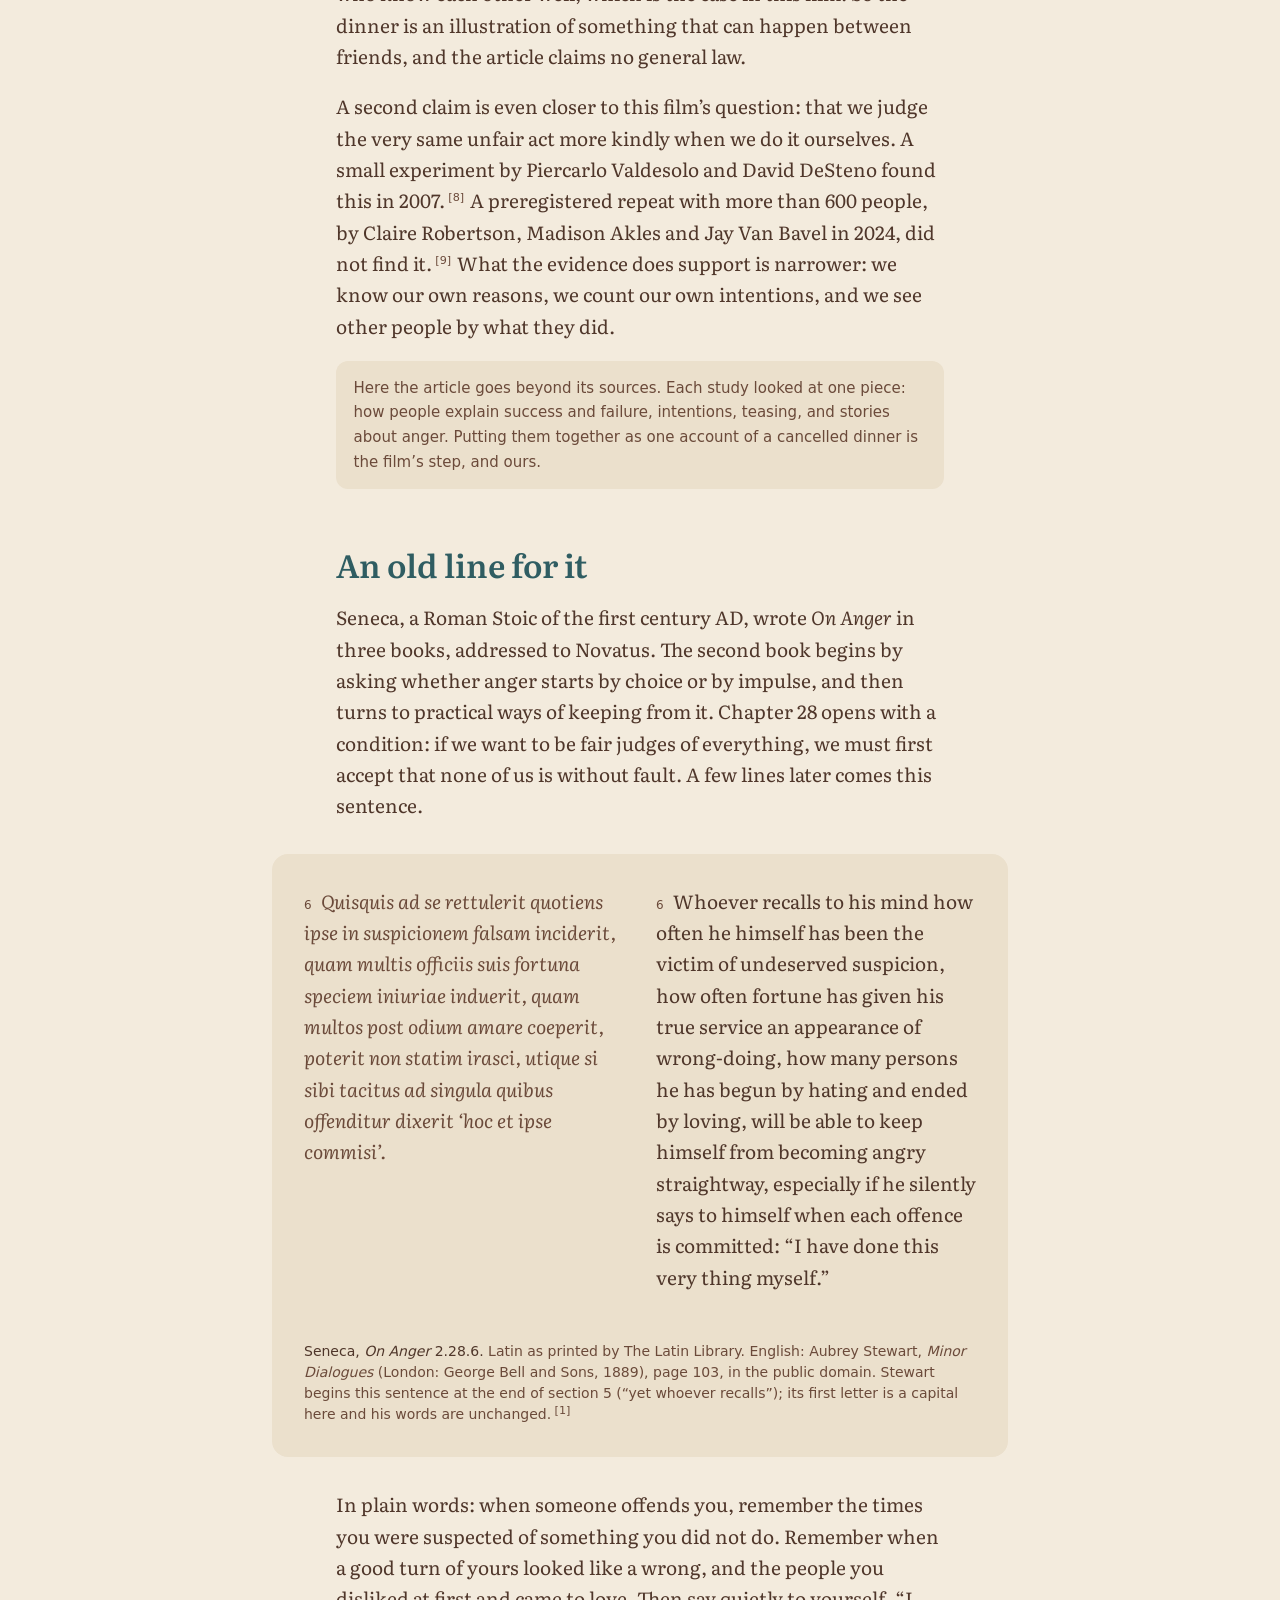
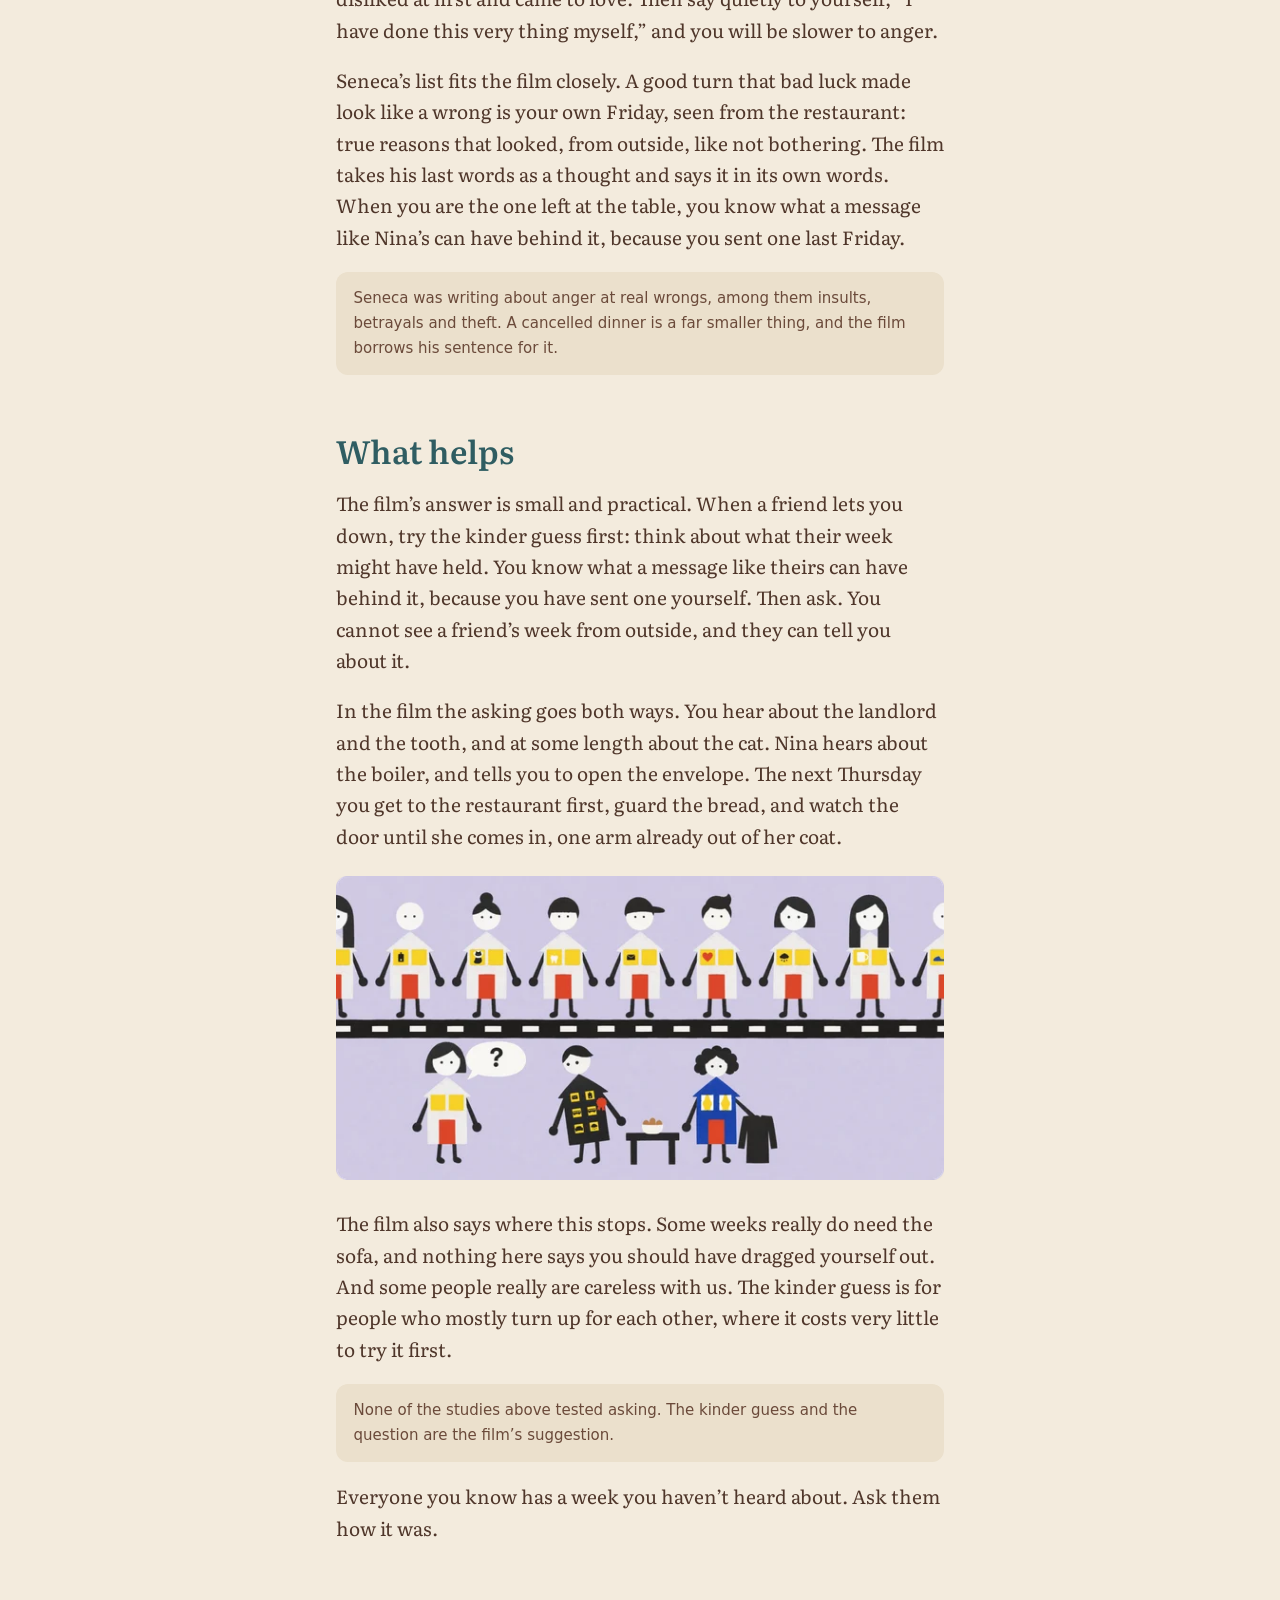
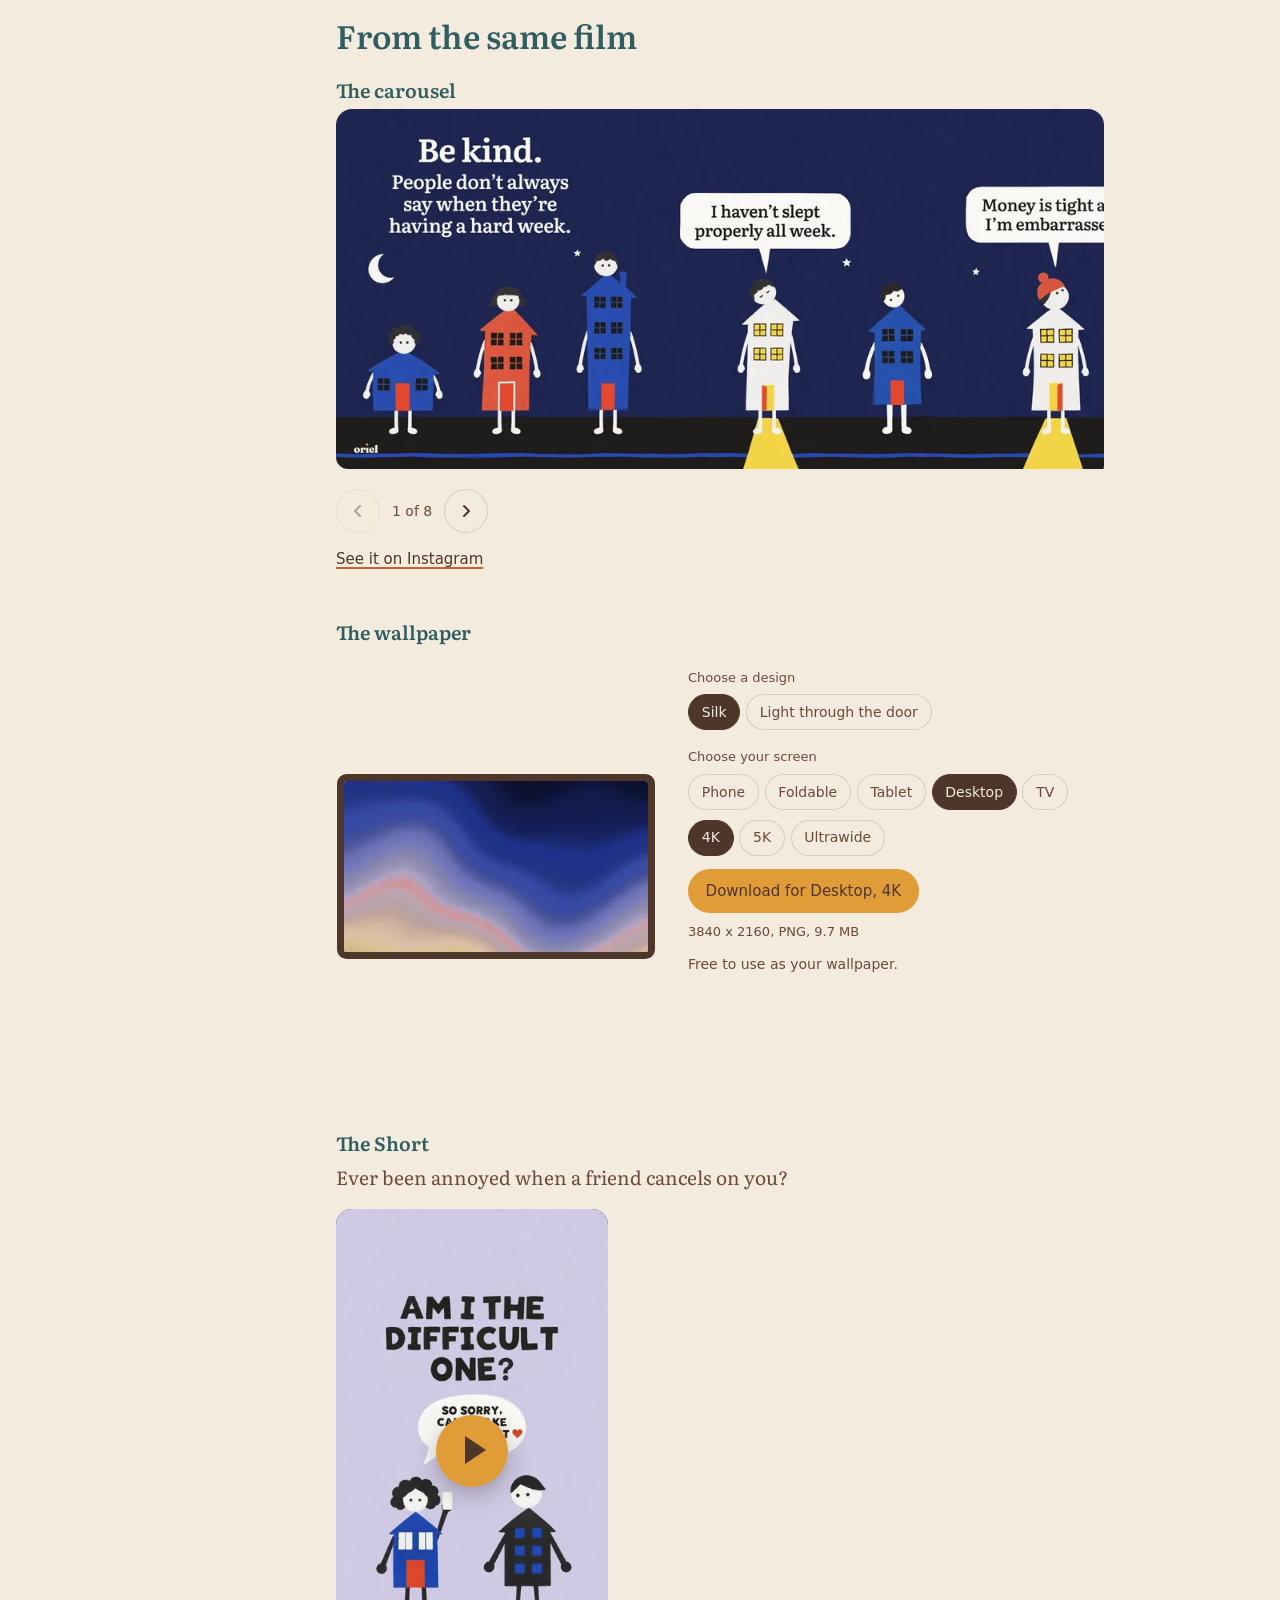
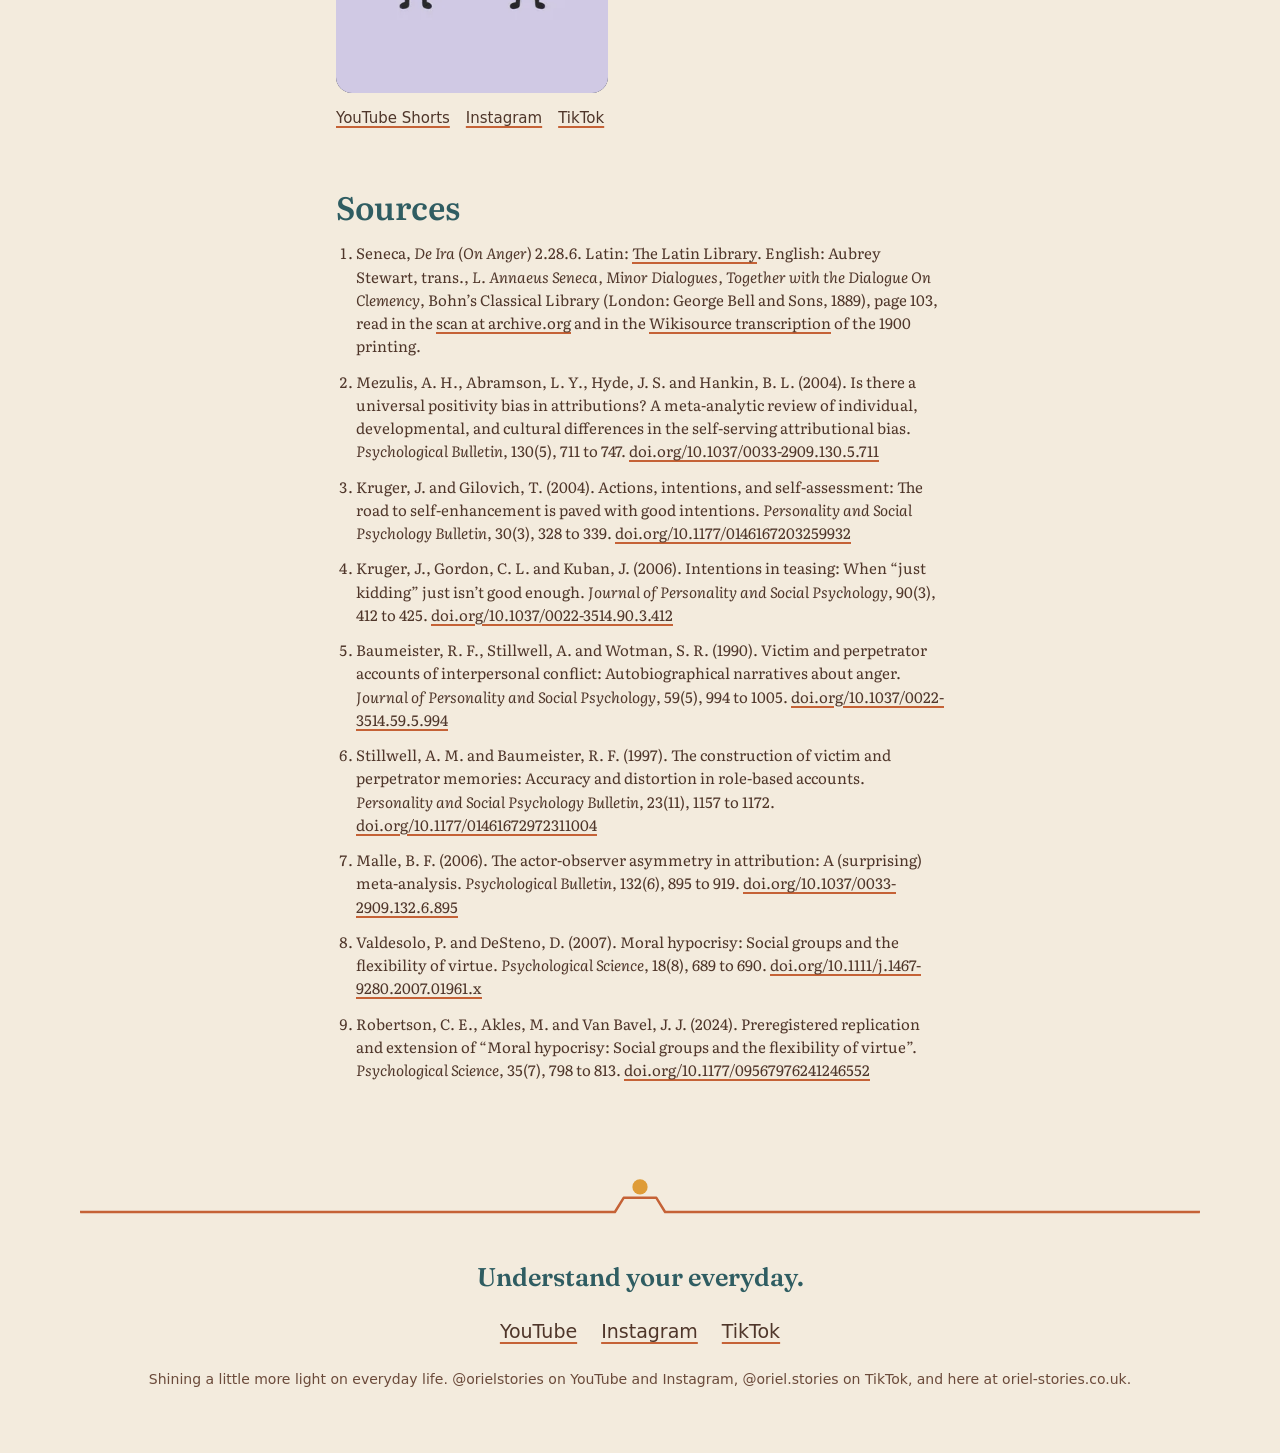
<file: films/am-i-the-difficult-one/index.html>
<!doctype html>
<html lang="en-GB">
<head>
<meta charset="utf-8">
<meta name="viewport" content="width=device-width, initial-scale=1, viewport-fit=cover">
<title>Am I the difficult one? | Oriel</title>
<meta name="description" content="Ever cancelled on a friend after a hard week, then felt hurt when they cancelled on you? Why it happens, and the simple question that helps.">
<link rel="canonical" href="https://oriel-stories.co.uk/films/am-i-the-difficult-one/">
<meta property="og:type" content="website">
<meta property="og:site_name" content="Oriel">
<meta property="og:title" content="Am I the difficult one?">
<meta property="og:description" content="Ever cancelled on a friend after a hard week, then felt hurt when they cancelled on you? Why it happens, and the simple question that helps.">
<meta property="og:url" content="https://oriel-stories.co.uk/films/am-i-the-difficult-one/">
<meta property="og:image" content="https://oriel-stories.co.uk/img/films/am-i-the-difficult-one/hero-1920.webp">
<meta name="theme-color" content="#F3EBDD" media="(prefers-color-scheme: light)">
<meta name="theme-color" content="#1F3B3F" media="(prefers-color-scheme: dark)">
<script>try{var t=localStorage.getItem("oriel-theme");if(t)document.documentElement.dataset.theme=t;if(localStorage.getItem("oriel-still")==="1")document.documentElement.dataset.still="1"}catch(e){}</script>
<link rel="preconnect" href="https://fonts.googleapis.com">
<link rel="preconnect" href="https://fonts.gstatic.com" crossorigin>
<link rel="stylesheet" href="https://fonts.googleapis.com/css2?family=Google+Sans:wght@400..600&family=Literata:ital,opsz,wght@0,7..72,400..600;1,7..72,400&display=swap">
<link rel="stylesheet" href="https://fonts.googleapis.com/css2?family=Fraunces:opsz,wght@144,600&display=block&text=%20.Uadenorstuvy">
<link rel="stylesheet" href="/oriel.css">
<link rel="icon" href="/img/mark.svg" type="image/svg+xml">
</head>
<body class="film">
<a class="skip" href="#main">Skip to content</a>
<header class="site-head">
  <a class="brand" href="/"><svg class="lockup" role="img" aria-label="Oriel" focusable="false" xmlns="http://www.w3.org/2000/svg" viewBox="-238.0 -956.2 2770.5 1358.8"><path d="M -135.5 300.0 H 990.0 L 1100.0 150.0 H 1440.5 L 1550.5 300.0 H 2430.0" fill="none" class="sill" stroke="#C56236" stroke-width="85.0" stroke-linecap="round" stroke-linejoin="round"/><g class="word" fill="#2F5D62"><path d="M314.0 -496.0Q399.0 -496.0 462.2 -463.8Q525.5 -431.5 560.5 -373.8Q595.5 -316.0 595.5 -239.0Q595.5 -168.0 558.8 -110.8Q522.0 -53.5 457.0 -19.8Q392.0 14.0 306.0 14.0Q221.5 14.0 158.2 -18.8Q95.0 -51.5 59.8 -109.3Q24.5 -167.0 24.5 -243.0Q24.5 -315.5 61.5 -372.5Q98.5 -429.5 163.5 -462.8Q228.5 -496.0 314.0 -496.0ZM350.5 -57.0Q369.5 -61.5 379.5 -83.5Q389.5 -105.5 388.5 -147.8Q387.5 -190.0 373.5 -255.0Q360.5 -317.0 344.2 -356.2Q328.0 -395.5 309.2 -412.8Q290.5 -430.0 270.0 -425.0Q251.0 -420.5 241.0 -398.5Q231.0 -376.5 232.2 -334.5Q233.5 -292.5 247.0 -227.0Q260.0 -165.5 276.2 -126.0Q292.5 -86.5 311.2 -69.5Q330.0 -52.5 350.5 -57.0Z"/><path d="M857.5 -273.0Q857.5 -349.0 877.5 -398.5Q897.5 -448.0 930.5 -472.0Q963.5 -496.0 1003.0 -496.0Q1056.0 -496.0 1084.0 -464.2Q1112.0 -432.5 1112.0 -369.0Q1112.0 -304.0 1085.8 -273.0Q1059.5 -242.0 1017.5 -242.0Q975.0 -242.0 954.0 -263.8Q933.0 -285.5 933.0 -324.0V-345.0Q932.5 -357.5 927.2 -364.5Q922.0 -371.5 911.0 -371.5Q901.0 -371.5 893.2 -362.5Q885.5 -353.5 881.0 -333.8Q876.5 -314.0 876.5 -280.5ZM863.0 -452.0 876.5 -346.0V-103.0Q876.5 -86.0 881.5 -78.8Q886.5 -71.5 904.0 -68.0L942.5 -60.5Q957.0 -57.5 964.0 -50.2Q971.0 -43.0 971.0 -30.0Q971.0 -15.5 961.5 -7.8Q952.0 0.0 933.0 0.0H657.0Q637.0 0.0 628.2 -7.8Q619.5 -15.5 619.5 -29.5Q619.5 -39.0 624.5 -46.5Q629.5 -54.0 640.5 -58.5L652.0 -63.5Q659.5 -67.0 662.5 -75.3Q665.5 -83.5 665.5 -103.0V-339.5Q665.5 -355.0 661.2 -361.8Q657.0 -368.5 648.5 -371.0L637.5 -374.0Q627.0 -377.5 622.2 -384.0Q617.5 -390.5 617.5 -400.0Q617.5 -412.0 624.2 -419.0Q631.0 -426.0 648.0 -432.5L757.5 -474.5Q792.5 -488.0 807.5 -492.0Q822.5 -496.0 831.0 -496.0Q845.0 -496.0 852.2 -486.0Q859.5 -476.0 863.0 -452.0Z"/><path d="M1376.0 -463.5V-103.0Q1376.0 -84.0 1379.5 -76.0Q1383.0 -68.0 1390.0 -63.5L1400.5 -58.5Q1410.0 -54.0 1415.2 -46.5Q1420.5 -39.0 1420.5 -29.0Q1420.5 -15.0 1411.0 -7.5Q1401.5 0.0 1384.5 0.0H1159.0Q1142.5 0.0 1133.0 -7.5Q1123.5 -15.0 1123.5 -29.0Q1123.5 -39.0 1128.8 -46.5Q1134.0 -54.0 1143.0 -58.5L1154.5 -63.5Q1161.5 -68.0 1164.8 -76.0Q1168.0 -84.0 1168.0 -103.0V-344.5Q1168.0 -360.5 1163.5 -366.5Q1159.0 -372.5 1151.0 -376.0L1140.0 -378.5Q1130.5 -382.5 1125.2 -388.2Q1120.0 -394.0 1120.0 -404.5Q1120.0 -415.5 1127.5 -422.8Q1135.0 -430.0 1150.5 -435.5L1284.5 -482.0Q1305.0 -488.5 1317.2 -491.8Q1329.5 -495.0 1344.5 -495.0Q1358.5 -495.0 1367.2 -486.2Q1376.0 -477.5 1376.0 -463.5Z"/><path d="M1944.0 -302.5Q1944.0 -268.5 1925.5 -249.5Q1907.0 -230.5 1872.0 -230.5H1575.5V-281.5H1709.0Q1736.0 -281.5 1736.0 -307.0Q1736.0 -371.0 1721.3 -398.5Q1706.5 -426.0 1683.0 -426.0Q1665.5 -426.0 1651.5 -413.0Q1637.5 -400.0 1629.2 -373.0Q1621.0 -346.0 1621.0 -304.5Q1621.0 -213.0 1662.0 -170.8Q1703.0 -128.5 1774.0 -128.5Q1807.5 -128.5 1834.8 -136.5Q1862.0 -144.5 1887.5 -168.0Q1901.5 -181.0 1908.8 -185.2Q1916.0 -189.5 1923.0 -189.5Q1933.0 -189.5 1937.5 -179.8Q1942.0 -170.0 1942.0 -156.0Q1942.0 -111.0 1911.8 -72.0Q1881.5 -33.0 1828.0 -9.5Q1774.5 14.0 1703.0 14.0Q1627.0 14.0 1566.3 -16.2Q1505.5 -46.5 1470.0 -100.8Q1434.5 -155.0 1434.5 -227.5Q1434.5 -308.5 1467.0 -368.8Q1499.5 -429.0 1561.5 -462.5Q1623.5 -496.0 1711.0 -496.0Q1788.5 -496.0 1840.3 -471.0Q1892.0 -446.0 1918.0 -402.2Q1944.0 -358.5 1944.0 -302.5Z"/><path d="M2224.0 -711.0V-103.0Q2224.0 -83.5 2227.0 -75.3Q2230.0 -67.0 2237.5 -63.5L2249.0 -58.5Q2260.0 -54.0 2265.0 -46.5Q2270.0 -39.0 2270.0 -29.5Q2270.0 -15.5 2261.2 -7.8Q2252.5 0.0 2233.0 0.0H2004.5Q1985.0 0.0 1976.0 -7.8Q1967.0 -15.5 1967.0 -29.5Q1967.0 -39.0 1972.0 -46.5Q1977.0 -54.0 1988.5 -58.5L1999.5 -63.5Q2007.0 -67.0 2010.0 -75.3Q2013.0 -83.5 2013.0 -103.0V-600.0Q2013.0 -616.0 2008.8 -622.5Q2004.5 -629.0 1996.0 -631.5L1985.0 -635.0Q1974.5 -638.5 1970.0 -644.8Q1965.5 -651.0 1965.5 -661.0Q1965.5 -672.5 1971.8 -679.5Q1978.0 -686.5 1995.5 -693.0L2108.5 -736.5Q2135.0 -746.5 2150.2 -750.8Q2165.5 -755.0 2177.0 -755.0Q2200.5 -755.0 2212.2 -742.5Q2224.0 -730.0 2224.0 -711.0Z"/></g><circle cx="1252.0" cy="-781.5" r="114.8" class="sun" fill="#DF9C37"/></svg></a>
  <nav class="site-nav" aria-label="Site"><a href="/#films" aria-current="page">Films</a><a href="/posts/what-oriel-is/">About</a><button class="theme" type="button" aria-pressed="false" title="Switch between day and evening"><svg viewBox="0 0 24 24" aria-hidden="true"><circle cx="12" cy="12" r="5"/><path d="M12 2v2M12 20v2M2 12h2M20 12h2M4.9 4.9l1.4 1.4M17.7 17.7l1.4 1.4M4.9 19.1l1.4-1.4M17.7 6.3l1.4-1.4"/></svg><span class="label">Evening</span></button></nav>
</header>
<main id="main">

<header class="film-hero">
  <div class="text">
    <p class="kicker">Film 2</p>
    <h1>Am I the difficult one?</h1>
    <p class="subtitle">Why it stings when a friend cancels, and what the research says</p>
    <dl class="meta"><div><dt>Film</dt><dd>4:31</dd></div><div><dt>Reading</dt><dd>9 minutes</dd></div><div><dt>Teaching</dt><dd>Seneca, On Anger 2.28</dd></div></dl>
  </div>
</header>
<section class="watch" id="film" aria-label="The film">
  <div class="player fill" data-youtube="8_bZeyKZSEM" data-title="Am I the difficult one?"><button type="button" class="play" aria-label="Play the film: Am I the difficult one?"><img class="poster" src="/img/films/am-i-the-difficult-one/hero-960.webp" srcset="/img/films/am-i-the-difficult-one/hero-960.webp 960w, /img/films/am-i-the-difficult-one/hero-1920.webp 1920w" sizes="(min-width: 60rem) 60rem, 100vw" width="1920" height="1080" style="max-width: min(100%, 960px)" alt="Two cut-paper house-people side by side on a road, on a lilac sheet. You are a soft-black house with six lit yellow windows, each holding a small picture of a reason. Nina is a cobalt house with white curtains drawn and a red door shut" decoding="async" fetchpriority="high"><span class="play-icon" aria-hidden="true"></span></button></div>
</section>
<div class="sill-rule " aria-hidden="true"><svg viewBox="0 0 132 72" focusable="false"><path class="sill" d="M-4000 66 H20 L36 40 H96 L112 66 H4132"/><circle class="sun" cx="66" cy="20" r="14"/></svg></div>
<div class="reading">
  <nav class="contents" aria-labelledby="contents-title">
    <h2 id="contents-title">In this article</h2>
    <ol><li><a href="#question">The question</a></li><li><a href="#inside-outside">Inside and outside</a></li><li><a href="#research">What the research found, and where it stops</a></li><li><a href="#seneca">An old line for it</a></li><li><a href="#helps">What helps</a></li><li><a href="#pieces">From the same film</a></li><li><a href="#sources">Sources</a></li></ol>
  </nav>
  <div class="column">
    <article class="prose">
<!-- The article for film 2. Every claim is in docs/difficult-one/research.md (IDs in the comments); each study's
     abstract was read again at its record on 2026-11-12 (PubMed for every paper but Stillwell and Baumeister 1997,
     read at Crossref), and Seneca's passage was read at source the same day (docs/site/README.md, Article checks).
     <oriel-img name="..."> is expanded by scripts/site_build.py from the film's figures in site/films.toml.
     Headings with an id appear in the contents. -->

<h2 id="question">The question</h2>

<p class="opening">A friend cancels on you an hour before dinner. The message is kind, it says sorry, and it ends with a little heart. It still stings. You had kept the evening free and you were looking forward to it. Somewhere in you a small verdict forms: they just couldn’t be bothered.</p>

<p>Last week you cancelled on someone yourself, and that felt completely different. You had reasons, good ones, and anyone who knew your week would have understood. You sent a kind message with a little heart, and you meant the heart.</p>

<figure class="art figure-centre"><img src="/img/films/am-i-the-difficult-one/her-message-640.webp" srcset="/img/films/am-i-the-difficult-one/her-message-640.webp 640w, /img/films/am-i-the-difficult-one/her-message-1180.webp 1180w" sizes="(min-width: 30rem) 28rem, 92vw" width="1180" height="800" style="max-width: min(100%, 590px)" alt="Cut-paper Nina, a cobalt house with drawn white curtains and a red door, stands in blue rain holding up her phone. A white speech bubble says: So sorry, can’t make tonight, with a red heart" decoding="async" loading="lazy"></figure>

<p class="pull">Why does the same message feel reasonable when we send it, and careless when it comes to us?</p>

<p>The film answers in four and a half minutes. This article takes the same answer more slowly. It gives the research behind it, what each study tested and where it stops, a line Seneca wrote in the first century AD, and what helps.</p>

<h2 id="inside-outside">Inside and outside</h2>

<p>The film tells it with two Fridays. On the first, you have had a week of a dead boiler, an official envelope you are not ready to open and two missed buses. You cancel dinner with Nina from the sofa and add a heart. On the next Friday, Nina cancels on you with the same words and the same heart, and you decide straight away that she couldn’t be bothered. Then the film crosses the street and goes into her house. Her landlord is selling the flat, her cat is wearing a plastic cone, and there is a tooth she is trying not to think about. At a quarter to seven she stood in her hallway with one arm in her coat for a long time, and then she wrote to you.</p>

<p>Her week was as full as yours. But you could only see one of them, your own. You know your own week from the inside: the cold showers, the envelope on the hall table, how tired you were at seven o’clock. Other people’s weeks you see from the outside, by what they did. The message arrived and the dinner was off, and that is all you had.</p>

<figure class="art figure-strip"><img src="/img/films/am-i-the-difficult-one/street-640.webp" srcset="/img/films/am-i-the-difficult-one/street-640.webp 640w, /img/films/am-i-the-difficult-one/street-1280.webp 1280w" sizes="(min-width: 48rem) 38rem, 92vw" width="1330" height="570" style="max-width: min(100%, 665px)" alt="Five cut-paper house-people standing in a row on a road. Three are white houses with dark blue windows and red doors, shut. One, soft black, has six lit yellow windows, each with a small picture inside: a boiler, an envelope, a bus, a rain cloud, a sofa. Nina stands beside it, curtains drawn" decoding="async" loading="lazy"></figure>

<p>The film draws each person as a house. Yours is lit in every room, and every reason is exactly where you left it. Everyone else shows you a front door and a drawn curtain. So we judge ourselves with all our reasons in view, and a friend by the one thing we saw them do.</p>

<p>Nina had the same view of you. On your Friday she could not see your boiler or your envelope. She was already at the restaurant, with a basket of bread and a waiter asking whether she would like to keep waiting, when your message arrived. Your reasons were all true, and she still walked home in the rain.</p>

<h2 id="research">What the research found, and where it stops</h2>

<p>The film draws on five pieces of research. None of them looked at a cancelled dinner, so here is what each one did test, in whom, and what it found.</p>

<h3>How we explain our own let-downs</h3>

<!-- P4 -->
<p>In 2004 Amy Mezulis, Lyn Abramson, Janet Hyde and Benjamin Hankin pooled 266 studies with 503 separate results.<a class="ref" href="#source-2">2</a> Each study looked at how people explain the good and bad things that happen to them. People tended to give themselves the credit for good outcomes and to put bad ones down to circumstances. The average difference was large by the usual measure (<i>d</i> = 0.96), and it appeared in nearly all the samples.</p>

<p>Its size changed with culture. It was much smaller in Asian samples (<i>d</i> = 0.30) than in samples from the United States (1.05) or other Western countries (0.70). That is why the film says “most of us” and never “everyone”. The review compares how people explain their own successes with how they explain their own failures. Judging ourselves against other people is a separate question, which the next studies take up.</p>

<h3>What we meant, and what they saw</h3>

<!-- P2 -->
<p>Justin Kruger and Thomas Gilovich published five studies in 2004 on good intentions.<a class="ref" href="#source-3">3</a> In the first two, people gave themselves more credit for their good intentions than they gave other people for theirs. In the other three, this led people to rate themselves more favourably than they rated others. So we count what we meant, and give other people less credit for what they meant.</p>

<!-- P2b -->
<p>In 2006 Kruger, Cameron Gordon and Jeff Kuban studied teasing.<a class="ref" href="#source-4">4</a> People who tease usually try to show they are only joking, with a look or a tone of voice. The people being teased were often unaware of those good intentions, and unmoved by them. The teasers tended to see the teasing as innocent and playful, and the people teased saw it as much more unkind.</p>

<p>Both papers share a lead author, and the research for the film found no independent repeat of the five intention studies. They are what the film rests on when it says that all Nina had to go on was what you did.</p>

<figure class="art figure-strip"><img src="/img/films/am-i-the-difficult-one/table-640.webp" srcset="/img/films/am-i-the-difficult-one/table-640.webp 640w, /img/films/am-i-the-difficult-one/table-1280.webp 1280w" sizes="(min-width: 48rem) 38rem, 92vw" width="1480" height="680" style="max-width: min(100%, 740px)" alt="At the restaurant, as Nina sees it: your house on the left is soft black, its six windows plain white and its red door shut. Next to it, a table with a basket of bread and your small message, So sorry, can’t make tonight, with a heart. A waiter in a bow tie stands beside it, and Nina beside him" decoding="async" loading="lazy"></figure>

<h3>The one who cancels and the one who waits</h3>

<!-- P1 -->
<p>In 1990 Roy Baumeister, Arlene Stillwell and Sara Wotman asked people to write two true stories.<a class="ref" href="#source-5">5</a> One was about a time someone made them angry, and one about a time they made someone else angry. Writing as the one who caused it, people described what they had done as meaningful and understandable, a single incident that was now over. Writing as the one who was hurt, they described the other person’s act as pointless or hard to understand, part of a longer history, with harm that lasted. Several findings fitted the authors’ suggestion that the one who causes the hurt sees only the single incident, and takes the other person’s anger as an overreaction. In the film, the evening was over for you the moment you pressed send, and for Nina it went on a little longer.</p>

<p>The 1990 study used stories people remembered. The two kinds of story may be about different events, so it cannot show that the role alone changes how a story is told.</p>

<!-- P1b -->
<p>In 1997 Stillwell and Baumeister tested exactly that.<a class="ref" href="#source-6">6</a> Everyone read the same story, some as the person who did the harm and some as the person harmed. Then each retold it in their own words. Across three experiments, both sides changed the story about as much as each other, and more than people who had taken neither side, mostly by leaving things out. Those who did the harm added to their excuses and to the kind things they had done, and left out the facts that showed how bad it was and whose fault it was. Those who were harmed dwelt on how bad it had been.</p>

<h3>Where the evidence stops</h3>

<!-- research.md, What the narration may not say -->
<p>A broader claim is often made: that we put our own failings down to the situation and other people’s down to their character. Bertram Malle’s 2006 review of 173 studies found that difference close to zero on average (average effects from <i>d</i> = −0.016 to 0.095).<a class="ref" href="#source-7">7</a> It did hold in some conditions, among them bad events and people who know each other well, which is the case in this film. So the dinner is an illustration of something that can happen between friends, and the article claims no general law.</p>

<p>A second claim is even closer to this film’s question: that we judge the very same unfair act more kindly when we do it ourselves. A small experiment by Piercarlo Valdesolo and David DeSteno found this in 2007.<a class="ref" href="#source-8">8</a> A preregistered repeat with more than 600 people, by Claire Robertson, Madison Akles and Jay Van Bavel in 2024, did not find it.<a class="ref" href="#source-9">9</a> What the evidence does support is narrower: we know our own reasons, we count our own intentions, and we see other people by what they did.</p>

<p class="ours">Here the article goes beyond its sources. Each study looked at one piece: how people explain success and failure, intentions, teasing, and stories about anger. Putting them together as one account of a cancelled dinner is the film’s step, and ours.</p>

<h2 id="seneca">An old line for it</h2>

<!-- T1b -->
<p>Seneca, a Roman Stoic of the first century AD, wrote <i>On Anger</i> in three books, addressed to Novatus. The second book begins by asking whether anger starts by choice or by impulse, and then turns to practical ways of keeping from it. Chapter 28 opens with a condition: if we want to be fair judges of everything, we must first accept that none of us is without fault. A few lines later comes this sentence.</p>

<figure class="passage">
  <blockquote class="original" lang="la">
    <p><span class="sec">6</span> Quisquis ad se rettulerit quotiens ipse in suspicionem falsam inciderit, quam multis officiis suis fortuna speciem iniuriae induerit, quam multos post odium amare coeperit, poterit non statim irasci, utique si sibi tacitus ad singula quibus offenditur dixerit ‘hoc et ipse commisi’.</p>
  </blockquote>
  <blockquote class="translation">
    <p><span class="sec">6</span> Whoever recalls to his mind how often he himself has been the victim of undeserved suspicion, how often fortune has given his true service an appearance of wrong-doing, how many persons he has begun by hating and ended by loving, will be able to keep himself from becoming angry straightway, especially if he silently says to himself when each offence is committed: “I have done this very thing myself.”</p>
  </blockquote>
  <figcaption><cite>Seneca, <i>On Anger</i> 2.28.6.</cite> Latin as printed by The Latin Library. English: Aubrey Stewart, <i>Minor Dialogues</i> (London: George Bell and Sons, 1889), page 103, in the public domain. Stewart begins this sentence at the end of section 5 (“yet whoever recalls”); its first letter is a capital here and his words are unchanged.<a class="ref" href="#source-1">1</a></figcaption>
</figure>

<p>In plain words: when someone offends you, remember the times you were suspected of something you did not do. Remember when a good turn of yours looked like a wrong, and the people you disliked at first and came to love. Then say quietly to yourself, “I have done this very thing myself,” and you will be slower to anger.</p>

<p>Seneca’s list fits the film closely. A good turn that bad luck made look like a wrong is your own Friday, seen from the restaurant: true reasons that looked, from outside, like not bothering. The film takes his last words as a thought and says it in its own words. When you are the one left at the table, you know what a message like Nina’s can have behind it, because you sent one last Friday.</p>

<p class="ours">Seneca was writing about anger at real wrongs, among them insults, betrayals and theft. A cancelled dinner is a far smaller thing, and the film borrows his sentence for it.</p>

<h2 id="helps">What helps</h2>

<p>The film’s answer is small and practical. When a friend lets you down, try the kinder guess first: think about what their week might have held. You know what a message like theirs can have behind it, because you have sent one yourself. Then ask. You cannot see a friend’s week from outside, and they can tell you about it.</p>

<p>In the film the asking goes both ways. You hear about the landlord and the tooth, and at some length about the cat. Nina hears about the boiler, and tells you to open the envelope. The next Thursday you get to the restaurant first, guard the bread, and watch the door until she comes in, one arm already out of her coat.</p>

<figure class="art figure-strip"><img src="/img/films/am-i-the-difficult-one/lit-street-640.webp" srcset="/img/films/am-i-the-difficult-one/lit-street-640.webp 640w, /img/films/am-i-the-difficult-one/lit-street-1280.webp 1280w" sizes="(min-width: 48rem) 38rem, 92vw" width="1920" height="960" style="max-width: min(100%, 960px)" alt="The whole street of cut-paper house-people, every window now lit yellow, each with a small picture of that person’s week inside. Below the road, a neighbour asks a question in a speech bubble, and you and Nina stand at a little table with the bread, her coat over her arm" decoding="async" loading="lazy"></figure>

<p>The film also says where this stops. Some weeks really do need the sofa, and nothing here says you should have dragged yourself out. And some people really are careless with us. The kinder guess is for people who mostly turn up for each other, where it costs very little to try it first.</p>

<p class="ours">None of the studies above tested asking. The kinder guess and the question are the film’s suggestion.</p>

<p>Everyone you know has a week you haven’t heard about. Ask them how it was.</p>

</article>
<section class="pieces-block" id="pieces" aria-labelledby="pieces-title">
  <h2 id="pieces-title">From the same film</h2>

  <section class="piece carousel" id="carousel" aria-labelledby="carousel-title">
    <h3 id="carousel-title">The carousel</h3>
    <div class="strip panoramic" role="region" aria-label="The carousel, 8 slides; scroll sideways, or use the arrow, Home and End keys" tabindex="0">
      <ol><li><img src="/img/films/am-i-the-difficult-one/slide-1-360.webp" srcset="/img/films/am-i-the-difficult-one/slide-1-360.webp 360w, /img/films/am-i-the-difficult-one/slide-1-720.webp 720w" sizes="(min-width: 48rem) 18rem, 72vw" width="1080" height="1350" style="max-width: min(100%, 540px)" alt="&quot;Be kind. People don&#x27;t always say when they&#x27;re having a hard week.&quot; over a quiet street of house-shaped paper people at night, every window dark, every door shut." decoding="async" loading="lazy"></li><li><img src="/img/films/am-i-the-difficult-one/slide-2-360.webp" srcset="/img/films/am-i-the-difficult-one/slide-2-360.webp 360w, /img/films/am-i-the-difficult-one/slide-2-720.webp 720w" sizes="(min-width: 48rem) 18rem, 72vw" width="1080" height="1350" style="max-width: min(100%, 540px)" alt="&quot;I haven&#x27;t slept properly all week,&quot; says a white house-person in a paper speech bubble, eyes closed, head tipped, its door a little open and its windows lit." decoding="async" loading="lazy"></li><li><img src="/img/films/am-i-the-difficult-one/slide-3-360.webp" srcset="/img/films/am-i-the-difficult-one/slide-3-360.webp 360w, /img/films/am-i-the-difficult-one/slide-3-720.webp 720w" sizes="(min-width: 48rem) 18rem, 72vw" width="1080" height="1350" style="max-width: min(100%, 540px)" alt="&quot;Money is tight and I&#x27;m embarrassed,&quot; says a white house-person in a red bobble hat, its door open and windows lit. Next door, one window comes on." decoding="async" loading="lazy"></li><li><img src="/img/films/am-i-the-difficult-one/slide-4-360.webp" srcset="/img/films/am-i-the-difficult-one/slide-4-360.webp 360w, /img/films/am-i-the-difficult-one/slide-4-720.webp 720w" sizes="(min-width: 48rem) 18rem, 72vw" width="1080" height="1350" style="max-width: min(100%, 540px)" alt="&quot;I&#x27;ve been crying and I can&#x27;t hide it today,&quot; says a red house-person holding a mug at its open door. A black cat sits in its light." decoding="async" loading="lazy"></li><li><img src="/img/films/am-i-the-difficult-one/slide-5-360.webp" srcset="/img/films/am-i-the-difficult-one/slide-5-360.webp 360w, /img/films/am-i-the-difficult-one/slide-5-720.webp 720w" sizes="(min-width: 48rem) 18rem, 72vw" width="1080" height="1350" style="max-width: min(100%, 540px)" alt="&quot;Work took everything I had,&quot; says a blue house-person looking up at the sky, its door open and windows lit. Next door, a cat sits in a lit window." decoding="async" loading="lazy"></li><li><img src="/img/films/am-i-the-difficult-one/slide-6-360.webp" srcset="/img/films/am-i-the-difficult-one/slide-6-360.webp 360w, /img/films/am-i-the-difficult-one/slide-6-720.webp 720w" sizes="(min-width: 48rem) 18rem, 72vw" width="1080" height="1350" style="max-width: min(100%, 540px)" alt="&quot;I&#x27;m doing my best. It just doesn&#x27;t show today,&quot; says a red house-person at its open door, holding hands with a small blue one." decoding="async" loading="lazy"></li><li><img src="/img/films/am-i-the-difficult-one/slide-7-360.webp" srcset="/img/films/am-i-the-difficult-one/slide-7-360.webp 360w, /img/films/am-i-the-difficult-one/slide-7-720.webp 720w" sizes="(min-width: 48rem) 18rem, 72vw" width="1080" height="1350" style="max-width: min(100%, 540px)" alt="&quot;Ask them how they are. It means a lot.&quot; A street of house-people at night, every window lit yellow and warm." decoding="async" loading="lazy"></li><li><img src="/img/films/am-i-the-difficult-one/slide-8-360.webp" srcset="/img/films/am-i-the-difficult-one/slide-8-360.webp 360w, /img/films/am-i-the-difficult-one/slide-8-720.webp 720w" sizes="(min-width: 48rem) 18rem, 72vw" width="1080" height="1350" style="max-width: min(100%, 540px)" alt="&quot;Watch the new film: Am I the difficult one? On YouTube @orielstories&quot; A house-person steps from its open, lit door towards a neighbour, a speech bubble with a question mark between them." decoding="async" loading="lazy"></li></ol>
    </div>
    <div class="strip-nav">
      <button type="button" class="prev" aria-label="Previous slide"><svg viewBox="0 0 16 16" aria-hidden="true"><path d="M10 3 5 8l5 5"/></svg></button>
      <span class="count" aria-live="polite">1 of 8</span>
      <button type="button" class="next" aria-label="Next slide"><svg viewBox="0 0 16 16" aria-hidden="true"><path d="m6 3 5 5-5 5"/></svg></button>
    </div>
    <p class="where"><a href="https://www.instagram.com/p/DfrJzMriOZf/">See it on Instagram</a></p>
  </section>

  <section class="piece wallpaper" id="wallpaper" aria-labelledby="wallpaper-title">
    <h3 id="wallpaper-title">The wallpaper</h3>
    <div class="wallpaper-grid">
      <div class="preview-box"><div class="device-frame phone portrait"><img class="wp-preview" src="/img/films/am-i-the-difficult-one/wallpaper-difficult-one-silk-phone-185.webp" srcset="/img/films/am-i-the-difficult-one/wallpaper-difficult-one-silk-phone-185.webp 185w, /img/films/am-i-the-difficult-one/wallpaper-difficult-one-silk-phone-370.webp 370w" sizes="185px" width="185" height="400" style="width: 185px; height: 400px" alt="Abstract folds of colour, like silk, passing from night blue at the top through cobalt and lilac to warm yellow light at the bottom, with one thin red thread" decoding="async" loading="lazy"></div></div>
      <div class="choose"><fieldset class="devices designs"><legend>Choose a design</legend><div class="options"><label><input type="radio" name="wp-design-am-i-the-difficult-one" value="difficult-one-silk" data-alt="Abstract folds of colour, like silk, passing from night blue at the top through cobalt and lilac to warm yellow light at the bottom, with one thin red thread" checked><span>Silk</span></label><label><input type="radio" name="wp-design-am-i-the-difficult-one" value="light-through-the-door" data-alt="A dark blue room, lilac at the top, with a thin bright upright line of light like a door left ajar and a wedge of warm yellow light spreading across the floor"><span>Light through the door</span></label></div></fieldset><fieldset class="devices screens"><legend>Choose your screen</legend><div class="options"><label><input type="radio" name="wp-device-am-i-the-difficult-one" value="Phone" checked><span>Phone</span></label><label><input type="radio" name="wp-device-am-i-the-difficult-one" value="Foldable"><span>Foldable</span></label><label><input type="radio" name="wp-device-am-i-the-difficult-one" value="Tablet"><span>Tablet</span></label><label><input type="radio" name="wp-device-am-i-the-difficult-one" value="Desktop"><span>Desktop</span></label><label><input type="radio" name="wp-device-am-i-the-difficult-one" value="TV"><span>TV</span></label></div></fieldset><fieldset class="devices variants"><legend class="visually-hidden">Which one</legend><div class="options"><label data-device="Phone"><input type="radio" name="wp-format-am-i-the-difficult-one" value="phone" data-designs="{&quot;difficult-one-silk&quot;: {&quot;preview&quot;: &quot;/img/films/am-i-the-difficult-one/wallpaper-difficult-one-silk-phone-185.webp 185w, /img/films/am-i-the-difficult-one/wallpaper-difficult-one-silk-phone-370.webp 370w&quot;, &quot;href&quot;: &quot;/dl/oriel-difficult-one-silk-phone-1290x2796.png&quot;, &quot;name&quot;: &quot;oriel-difficult-one-silk-phone-1290x2796.png&quot;, &quot;detail&quot;: &quot;1290 x 2796, PNG, 4.2 MB&quot;}, &quot;light-through-the-door&quot;: {&quot;preview&quot;: &quot;/img/films/am-i-the-difficult-one/wallpaper-light-through-the-door-phone-185.webp 185w, /img/films/am-i-the-difficult-one/wallpaper-light-through-the-door-phone-370.webp 370w&quot;, &quot;href&quot;: &quot;/dl/oriel-light-through-the-door-phone-1290x2796.png&quot;, &quot;name&quot;: &quot;oriel-light-through-the-door-phone-1290x2796.png&quot;, &quot;detail&quot;: &quot;1290 x 2796, PNG, 4.2 MB&quot;}}" data-cw="185" data-ch="400" data-shape="phone portrait" data-label="iPhone" checked><span>iPhone</span></label><label data-device="Phone"><input type="radio" name="wp-format-am-i-the-difficult-one" value="android" data-designs="{&quot;difficult-one-silk&quot;: {&quot;preview&quot;: &quot;/img/films/am-i-the-difficult-one/wallpaper-difficult-one-silk-android-180.webp 180w, /img/films/am-i-the-difficult-one/wallpaper-difficult-one-silk-android-360.webp 360w&quot;, &quot;href&quot;: &quot;/dl/oriel-difficult-one-silk-android-1440x3200.png&quot;, &quot;name&quot;: &quot;oriel-difficult-one-silk-android-1440x3200.png&quot;, &quot;detail&quot;: &quot;1440 x 3200, PNG, 5.4 MB&quot;}, &quot;light-through-the-door&quot;: {&quot;preview&quot;: &quot;/img/films/am-i-the-difficult-one/wallpaper-light-through-the-door-android-180.webp 180w, /img/films/am-i-the-difficult-one/wallpaper-light-through-the-door-android-360.webp 360w&quot;, &quot;href&quot;: &quot;/dl/oriel-light-through-the-door-android-1440x3200.png&quot;, &quot;name&quot;: &quot;oriel-light-through-the-door-android-1440x3200.png&quot;, &quot;detail&quot;: &quot;1440 x 3200, PNG, 5.4 MB&quot;}}" data-cw="180" data-ch="400" data-shape="phone portrait" data-label="Android"><span>Android</span></label><label data-device="Foldable" hidden><input type="radio" name="wp-format-am-i-the-difficult-one" value="fold-inner" data-designs="{&quot;difficult-one-silk&quot;: {&quot;preview&quot;: &quot;/img/films/am-i-the-difficult-one/wallpaper-difficult-one-silk-fold-inner-304.webp 304w, /img/films/am-i-the-difficult-one/wallpaper-difficult-one-silk-fold-inner-608.webp 608w&quot;, &quot;href&quot;: &quot;/dl/oriel-difficult-one-silk-fold-inner-2208x1768.png&quot;, &quot;name&quot;: &quot;oriel-difficult-one-silk-fold-inner-2208x1768.png&quot;, &quot;detail&quot;: &quot;2208 x 1768, PNG, 4.6 MB&quot;}, &quot;light-through-the-door&quot;: {&quot;preview&quot;: &quot;/img/films/am-i-the-difficult-one/wallpaper-light-through-the-door-fold-inner-304.webp 304w, /img/films/am-i-the-difficult-one/wallpaper-light-through-the-door-fold-inner-608.webp 608w&quot;, &quot;href&quot;: &quot;/dl/oriel-light-through-the-door-fold-inner-2208x1768.png&quot;, &quot;name&quot;: &quot;oriel-light-through-the-door-fold-inner-2208x1768.png&quot;, &quot;detail&quot;: &quot;2208 x 1768, PNG, 4.6 MB&quot;}}" data-cw="304" data-ch="243" data-shape="tablet landscape" data-label="Foldable, inner screen"><span>Inner screen</span></label><label data-device="Foldable" hidden><input type="radio" name="wp-format-am-i-the-difficult-one" value="fold-cover" data-designs="{&quot;difficult-one-silk&quot;: {&quot;preview&quot;: &quot;/img/films/am-i-the-difficult-one/wallpaper-difficult-one-silk-fold-cover-163.webp 163w, /img/films/am-i-the-difficult-one/wallpaper-difficult-one-silk-fold-cover-326.webp 326w&quot;, &quot;href&quot;: &quot;/dl/oriel-difficult-one-silk-fold-cover-968x2376.png&quot;, &quot;name&quot;: &quot;oriel-difficult-one-silk-fold-cover-968x2376.png&quot;, &quot;detail&quot;: &quot;968 x 2376, PNG, 2.7 MB&quot;}, &quot;light-through-the-door&quot;: {&quot;preview&quot;: &quot;/img/films/am-i-the-difficult-one/wallpaper-light-through-the-door-fold-cover-163.webp 163w, /img/films/am-i-the-difficult-one/wallpaper-light-through-the-door-fold-cover-326.webp 326w&quot;, &quot;href&quot;: &quot;/dl/oriel-light-through-the-door-fold-cover-968x2376.png&quot;, &quot;name&quot;: &quot;oriel-light-through-the-door-fold-cover-968x2376.png&quot;, &quot;detail&quot;: &quot;968 x 2376, PNG, 2.7 MB&quot;}}" data-cw="163" data-ch="400" data-shape="phone portrait" data-label="Foldable, cover screen"><span>Cover screen</span></label><label data-device="Tablet" hidden><input type="radio" name="wp-format-am-i-the-difficult-one" value="tablet-landscape" data-designs="{&quot;difficult-one-silk&quot;: {&quot;preview&quot;: &quot;/img/films/am-i-the-difficult-one/wallpaper-difficult-one-silk-tablet-landscape-304.webp 304w, /img/films/am-i-the-difficult-one/wallpaper-difficult-one-silk-tablet-landscape-608.webp 608w&quot;, &quot;href&quot;: &quot;/dl/oriel-difficult-one-silk-tablet-landscape-2732x2048.png&quot;, &quot;name&quot;: &quot;oriel-difficult-one-silk-tablet-landscape-2732x2048.png&quot;, &quot;detail&quot;: &quot;2732 x 2048, PNG, 6.6 MB&quot;}, &quot;light-through-the-door&quot;: {&quot;preview&quot;: &quot;/img/films/am-i-the-difficult-one/wallpaper-light-through-the-door-tablet-landscape-304.webp 304w, /img/films/am-i-the-difficult-one/wallpaper-light-through-the-door-tablet-landscape-608.webp 608w&quot;, &quot;href&quot;: &quot;/dl/oriel-light-through-the-door-tablet-landscape-2732x2048.png&quot;, &quot;name&quot;: &quot;oriel-light-through-the-door-tablet-landscape-2732x2048.png&quot;, &quot;detail&quot;: &quot;2732 x 2048, PNG, 6.6 MB&quot;}}" data-cw="304" data-ch="228" data-shape="tablet landscape" data-label="Tablet, landscape"><span>Landscape</span></label><label data-device="Tablet" hidden><input type="radio" name="wp-format-am-i-the-difficult-one" value="tablet-portrait" data-designs="{&quot;difficult-one-silk&quot;: {&quot;preview&quot;: &quot;/img/films/am-i-the-difficult-one/wallpaper-difficult-one-silk-tablet-portrait-300.webp 300w, /img/films/am-i-the-difficult-one/wallpaper-difficult-one-silk-tablet-portrait-600.webp 600w&quot;, &quot;href&quot;: &quot;/dl/oriel-difficult-one-silk-tablet-portrait-2048x2732.png&quot;, &quot;name&quot;: &quot;oriel-difficult-one-silk-tablet-portrait-2048x2732.png&quot;, &quot;detail&quot;: &quot;2048 x 2732, PNG, 6.6 MB&quot;}, &quot;light-through-the-door&quot;: {&quot;preview&quot;: &quot;/img/films/am-i-the-difficult-one/wallpaper-light-through-the-door-tablet-portrait-300.webp 300w, /img/films/am-i-the-difficult-one/wallpaper-light-through-the-door-tablet-portrait-600.webp 600w&quot;, &quot;href&quot;: &quot;/dl/oriel-light-through-the-door-tablet-portrait-2048x2732.png&quot;, &quot;name&quot;: &quot;oriel-light-through-the-door-tablet-portrait-2048x2732.png&quot;, &quot;detail&quot;: &quot;2048 x 2732, PNG, 6.6 MB&quot;}}" data-cw="300" data-ch="400" data-shape="tablet portrait" data-label="Tablet, portrait"><span>Portrait</span></label><label data-device="Desktop" hidden><input type="radio" name="wp-format-am-i-the-difficult-one" value="desktop-4k" data-designs="{&quot;difficult-one-silk&quot;: {&quot;preview&quot;: &quot;/img/films/am-i-the-difficult-one/wallpaper-difficult-one-silk-desktop-4k-304.webp 304w, /img/films/am-i-the-difficult-one/wallpaper-difficult-one-silk-desktop-4k-608.webp 608w&quot;, &quot;href&quot;: &quot;/dl/oriel-difficult-one-silk-desktop-4k-3840x2160.png&quot;, &quot;name&quot;: &quot;oriel-difficult-one-silk-desktop-4k-3840x2160.png&quot;, &quot;detail&quot;: &quot;3840 x 2160, PNG, 9.7 MB&quot;}, &quot;light-through-the-door&quot;: {&quot;preview&quot;: &quot;/img/films/am-i-the-difficult-one/wallpaper-light-through-the-door-desktop-4k-304.webp 304w, /img/films/am-i-the-difficult-one/wallpaper-light-through-the-door-desktop-4k-608.webp 608w&quot;, &quot;href&quot;: &quot;/dl/oriel-light-through-the-door-desktop-4k-3840x2160.png&quot;, &quot;name&quot;: &quot;oriel-light-through-the-door-desktop-4k-3840x2160.png&quot;, &quot;detail&quot;: &quot;3840 x 2160, PNG, 9.7 MB&quot;}}" data-cw="304" data-ch="171" data-shape="desktop landscape" data-label="Desktop, 4K"><span>4K</span></label><label data-device="Desktop" hidden><input type="radio" name="wp-format-am-i-the-difficult-one" value="desktop-5k" data-designs="{&quot;difficult-one-silk&quot;: {&quot;preview&quot;: &quot;/img/films/am-i-the-difficult-one/wallpaper-difficult-one-silk-desktop-5k-304.webp 304w, /img/films/am-i-the-difficult-one/wallpaper-difficult-one-silk-desktop-5k-608.webp 608w&quot;, &quot;href&quot;: &quot;/dl/oriel-difficult-one-silk-desktop-5k-5120x2880.png&quot;, &quot;name&quot;: &quot;oriel-difficult-one-silk-desktop-5k-5120x2880.png&quot;, &quot;detail&quot;: &quot;5120 x 2880, PNG, 17.3 MB&quot;}, &quot;light-through-the-door&quot;: {&quot;preview&quot;: &quot;/img/films/am-i-the-difficult-one/wallpaper-light-through-the-door-desktop-5k-304.webp 304w, /img/films/am-i-the-difficult-one/wallpaper-light-through-the-door-desktop-5k-608.webp 608w&quot;, &quot;href&quot;: &quot;/dl/oriel-light-through-the-door-desktop-5k-5120x2880.png&quot;, &quot;name&quot;: &quot;oriel-light-through-the-door-desktop-5k-5120x2880.png&quot;, &quot;detail&quot;: &quot;5120 x 2880, PNG, 17.3 MB&quot;}}" data-cw="304" data-ch="171" data-shape="desktop landscape" data-label="Desktop, 5K"><span>5K</span></label><label data-device="Desktop" hidden><input type="radio" name="wp-format-am-i-the-difficult-one" value="ultrawide" data-designs="{&quot;difficult-one-silk&quot;: {&quot;preview&quot;: &quot;/img/films/am-i-the-difficult-one/wallpaper-difficult-one-silk-ultrawide-304.webp 304w, /img/films/am-i-the-difficult-one/wallpaper-difficult-one-silk-ultrawide-608.webp 608w&quot;, &quot;href&quot;: &quot;/dl/oriel-difficult-one-silk-ultrawide-5120x2160.png&quot;, &quot;name&quot;: &quot;oriel-difficult-one-silk-ultrawide-5120x2160.png&quot;, &quot;detail&quot;: &quot;5120 x 2160, PNG, 12.9 MB&quot;}, &quot;light-through-the-door&quot;: {&quot;preview&quot;: &quot;/img/films/am-i-the-difficult-one/wallpaper-light-through-the-door-ultrawide-304.webp 304w, /img/films/am-i-the-difficult-one/wallpaper-light-through-the-door-ultrawide-608.webp 608w&quot;, &quot;href&quot;: &quot;/dl/oriel-light-through-the-door-ultrawide-5120x2160.png&quot;, &quot;name&quot;: &quot;oriel-light-through-the-door-ultrawide-5120x2160.png&quot;, &quot;detail&quot;: &quot;5120 x 2160, PNG, 13.0 MB&quot;}}" data-cw="304" data-ch="128" data-shape="desktop landscape" data-label="Desktop, ultrawide"><span>Ultrawide</span></label><label data-device="TV" hidden data-alone><input type="radio" name="wp-format-am-i-the-difficult-one" value="tv" data-designs="{&quot;difficult-one-silk&quot;: {&quot;preview&quot;: &quot;/img/films/am-i-the-difficult-one/wallpaper-difficult-one-silk-tv-304.webp 304w, /img/films/am-i-the-difficult-one/wallpaper-difficult-one-silk-tv-608.webp 608w&quot;, &quot;href&quot;: &quot;/dl/oriel-difficult-one-silk-tv-3840x2160.png&quot;, &quot;name&quot;: &quot;oriel-difficult-one-silk-tv-3840x2160.png&quot;, &quot;detail&quot;: &quot;3840 x 2160, PNG, 9.7 MB&quot;}, &quot;light-through-the-door&quot;: {&quot;preview&quot;: &quot;/img/films/am-i-the-difficult-one/wallpaper-light-through-the-door-tv-304.webp 304w, /img/films/am-i-the-difficult-one/wallpaper-light-through-the-door-tv-608.webp 608w&quot;, &quot;href&quot;: &quot;/dl/oriel-light-through-the-door-tv-3840x2160.png&quot;, &quot;name&quot;: &quot;oriel-light-through-the-door-tv-3840x2160.png&quot;, &quot;detail&quot;: &quot;3840 x 2160, PNG, 9.7 MB&quot;}}" data-cw="304" data-ch="171" data-shape="tv landscape" data-label="TV"><span>4K</span></label></div></fieldset><p class="where download"><a class="button" href="/dl/oriel-difficult-one-silk-phone-1290x2796.png" download="oriel-difficult-one-silk-phone-1290x2796.png">Download for <span class="device">iPhone</span></a><span class="file" aria-live="polite">1290 x 2796, PNG, 4.2 MB</span></p><p class="free">Free to use as your wallpaper.</p><noscript><ul class="every"><li><a href="/dl/oriel-difficult-one-silk-phone-1290x2796.png" download>Silk, Phone, iPhone: 1290 x 2796</a></li><li><a href="/dl/oriel-difficult-one-silk-android-1440x3200.png" download>Silk, Phone, Android: 1440 x 3200</a></li><li><a href="/dl/oriel-difficult-one-silk-fold-inner-2208x1768.png" download>Silk, Foldable, Inner screen: 2208 x 1768</a></li><li><a href="/dl/oriel-difficult-one-silk-fold-cover-968x2376.png" download>Silk, Foldable, Cover screen: 968 x 2376</a></li><li><a href="/dl/oriel-difficult-one-silk-tablet-landscape-2732x2048.png" download>Silk, Tablet, Landscape: 2732 x 2048</a></li><li><a href="/dl/oriel-difficult-one-silk-tablet-portrait-2048x2732.png" download>Silk, Tablet, Portrait: 2048 x 2732</a></li><li><a href="/dl/oriel-difficult-one-silk-desktop-4k-3840x2160.png" download>Silk, Desktop, 4K: 3840 x 2160</a></li><li><a href="/dl/oriel-difficult-one-silk-desktop-5k-5120x2880.png" download>Silk, Desktop, 5K: 5120 x 2880</a></li><li><a href="/dl/oriel-difficult-one-silk-ultrawide-5120x2160.png" download>Silk, Desktop, Ultrawide: 5120 x 2160</a></li><li><a href="/dl/oriel-difficult-one-silk-tv-3840x2160.png" download>Silk, TV, 4K: 3840 x 2160</a></li><li><a href="/dl/oriel-light-through-the-door-phone-1290x2796.png" download>Light through the door, Phone, iPhone: 1290 x 2796</a></li><li><a href="/dl/oriel-light-through-the-door-android-1440x3200.png" download>Light through the door, Phone, Android: 1440 x 3200</a></li><li><a href="/dl/oriel-light-through-the-door-fold-inner-2208x1768.png" download>Light through the door, Foldable, Inner screen: 2208 x 1768</a></li><li><a href="/dl/oriel-light-through-the-door-fold-cover-968x2376.png" download>Light through the door, Foldable, Cover screen: 968 x 2376</a></li><li><a href="/dl/oriel-light-through-the-door-tablet-landscape-2732x2048.png" download>Light through the door, Tablet, Landscape: 2732 x 2048</a></li><li><a href="/dl/oriel-light-through-the-door-tablet-portrait-2048x2732.png" download>Light through the door, Tablet, Portrait: 2048 x 2732</a></li><li><a href="/dl/oriel-light-through-the-door-desktop-4k-3840x2160.png" download>Light through the door, Desktop, 4K: 3840 x 2160</a></li><li><a href="/dl/oriel-light-through-the-door-desktop-5k-5120x2880.png" download>Light through the door, Desktop, 5K: 5120 x 2880</a></li><li><a href="/dl/oriel-light-through-the-door-ultrawide-5120x2160.png" download>Light through the door, Desktop, Ultrawide: 5120 x 2160</a></li><li><a href="/dl/oriel-light-through-the-door-tv-3840x2160.png" download>Light through the door, TV, 4K: 3840 x 2160</a></li></ul></noscript></div>
    </div>
  </section>

  <section class="piece short" id="short" aria-labelledby="short-title">
    <h3 id="short-title">The Short</h3>
    <p class="piece-title">Ever been annoyed when a friend cancels on you?</p>
    <div class="player tall" data-youtube="5W2hFql6Kgo" data-title="Ever been annoyed when a friend cancels on you?">
      <button type="button" class="play" aria-label="Play the Short: Ever been annoyed when a friend cancels on you?"><img class="poster" src="/img/films/am-i-the-difficult-one/short-poster-360.webp" srcset="/img/films/am-i-the-difficult-one/short-poster-360.webp 360w, /img/films/am-i-the-difficult-one/short-poster-720.webp 720w" sizes="17rem" width="1080" height="1920" style="max-width: min(100%, 540px)" alt="The title, Am I the difficult one?, on a lilac sheet. Below it, cut-paper Nina, a cobalt house with drawn curtains, holds up her phone, and a speech bubble says: So sorry, can&#x27;t make tonight, with a red heart. You stand facing her, a soft-black house with every window dark" decoding="async" loading="lazy"><span class="play-icon" aria-hidden="true"></span></button>
    </div>
    <p class="where"><a href="https://www.youtube.com/shorts/5W2hFql6Kgo">YouTube Shorts</a> <a href="https://www.instagram.com/p/DfrJxEHBLY1/">Instagram</a> <a href="https://www.tiktok.com/@oriel.stories/video/7707370279521045782">TikTok</a></p>
  </section>
</section>
<article class="prose sources-part"><h2 id="sources">Sources</h2>

<ol class="sources">
  <li id="source-1">Seneca, <i>De Ira</i> (<i>On Anger</i>) 2.28.6. Latin: <a href="https://www.thelatinlibrary.com/sen/sen.ira2.shtml">The Latin Library</a>. English: Aubrey Stewart, trans., <i>L. Annaeus Seneca, Minor Dialogues, Together with the Dialogue On Clemency</i>, Bohn’s Classical Library (London: George Bell and Sons, 1889), page 103, read in the <a href="https://archive.org/details/minordialoguesto00seneuoft">scan at archive.org</a> and in the <a href="https://en.wikisource.org/wiki/Of_Anger/Book_II">Wikisource transcription</a> of the 1900 printing.</li>
  <li id="source-2">Mezulis, A. H., Abramson, L. Y., Hyde, J. S. and Hankin, B. L. (2004). Is there a universal positivity bias in attributions? A meta-analytic review of individual, developmental, and cultural differences in the self-serving attributional bias. <i>Psychological Bulletin</i>, 130(5), 711 to 747. <a href="https://doi.org/10.1037/0033-2909.130.5.711">doi.org/10.1037/0033-2909.130.5.711</a></li>
  <li id="source-3">Kruger, J. and Gilovich, T. (2004). Actions, intentions, and self-assessment: The road to self-enhancement is paved with good intentions. <i>Personality and Social Psychology Bulletin</i>, 30(3), 328 to 339. <a href="https://doi.org/10.1177/0146167203259932">doi.org/10.1177/0146167203259932</a></li>
  <li id="source-4">Kruger, J., Gordon, C. L. and Kuban, J. (2006). Intentions in teasing: When “just kidding” just isn’t good enough. <i>Journal of Personality and Social Psychology</i>, 90(3), 412 to 425. <a href="https://doi.org/10.1037/0022-3514.90.3.412">doi.org/10.1037/0022-3514.90.3.412</a></li>
  <li id="source-5">Baumeister, R. F., Stillwell, A. and Wotman, S. R. (1990). Victim and perpetrator accounts of interpersonal conflict: Autobiographical narratives about anger. <i>Journal of Personality and Social Psychology</i>, 59(5), 994 to 1005. <a href="https://doi.org/10.1037/0022-3514.59.5.994">doi.org/10.1037/0022-3514.59.5.994</a></li>
  <li id="source-6">Stillwell, A. M. and Baumeister, R. F. (1997). The construction of victim and perpetrator memories: Accuracy and distortion in role-based accounts. <i>Personality and Social Psychology Bulletin</i>, 23(11), 1157 to 1172. <a href="https://doi.org/10.1177/01461672972311004">doi.org/10.1177/01461672972311004</a></li>
  <li id="source-7">Malle, B. F. (2006). The actor-observer asymmetry in attribution: A (surprising) meta-analysis. <i>Psychological Bulletin</i>, 132(6), 895 to 919. <a href="https://doi.org/10.1037/0033-2909.132.6.895">doi.org/10.1037/0033-2909.132.6.895</a></li>
  <li id="source-8">Valdesolo, P. and DeSteno, D. (2007). Moral hypocrisy: Social groups and the flexibility of virtue. <i>Psychological Science</i>, 18(8), 689 to 690. <a href="https://doi.org/10.1111/j.1467-9280.2007.01961.x">doi.org/10.1111/j.1467-9280.2007.01961.x</a></li>
  <li id="source-9">Robertson, C. E., Akles, M. and Van Bavel, J. J. (2024). Preregistered replication and extension of “Moral hypocrisy: Social groups and the flexibility of virtue”. <i>Psychological Science</i>, 35(7), 798 to 813. <a href="https://doi.org/10.1177/09567976241246552">doi.org/10.1177/09567976241246552</a></li>
</ol>

    </article>
  </div>
</div>

</main>
<footer class="site-foot">
  <div class="sill-rule " aria-hidden="true"><svg viewBox="0 0 132 72" focusable="false"><path class="sill" d="M-4000 66 H20 L36 40 H96 L112 66 H4132"/><circle class="sun" cx="66" cy="20" r="14"/></svg></div>
  <p class="promise">Understand your everyday.</p>
  <ul class="platform-links"><li><a href="https://www.youtube.com/@orielstories">YouTube</a></li><li><a href="https://www.instagram.com/orielstories">Instagram</a></li><li><a href="https://www.tiktok.com/@oriel.stories">TikTok</a></li></ul>
  <p class="small">Shining a little more light on everyday life. @orielstories on YouTube and Instagram, @oriel.stories on TikTok, and here at oriel-stories.co.uk.</p>
</footer>
<script src="/oriel.js" type="module"></script>
</body>
</html>
</file>
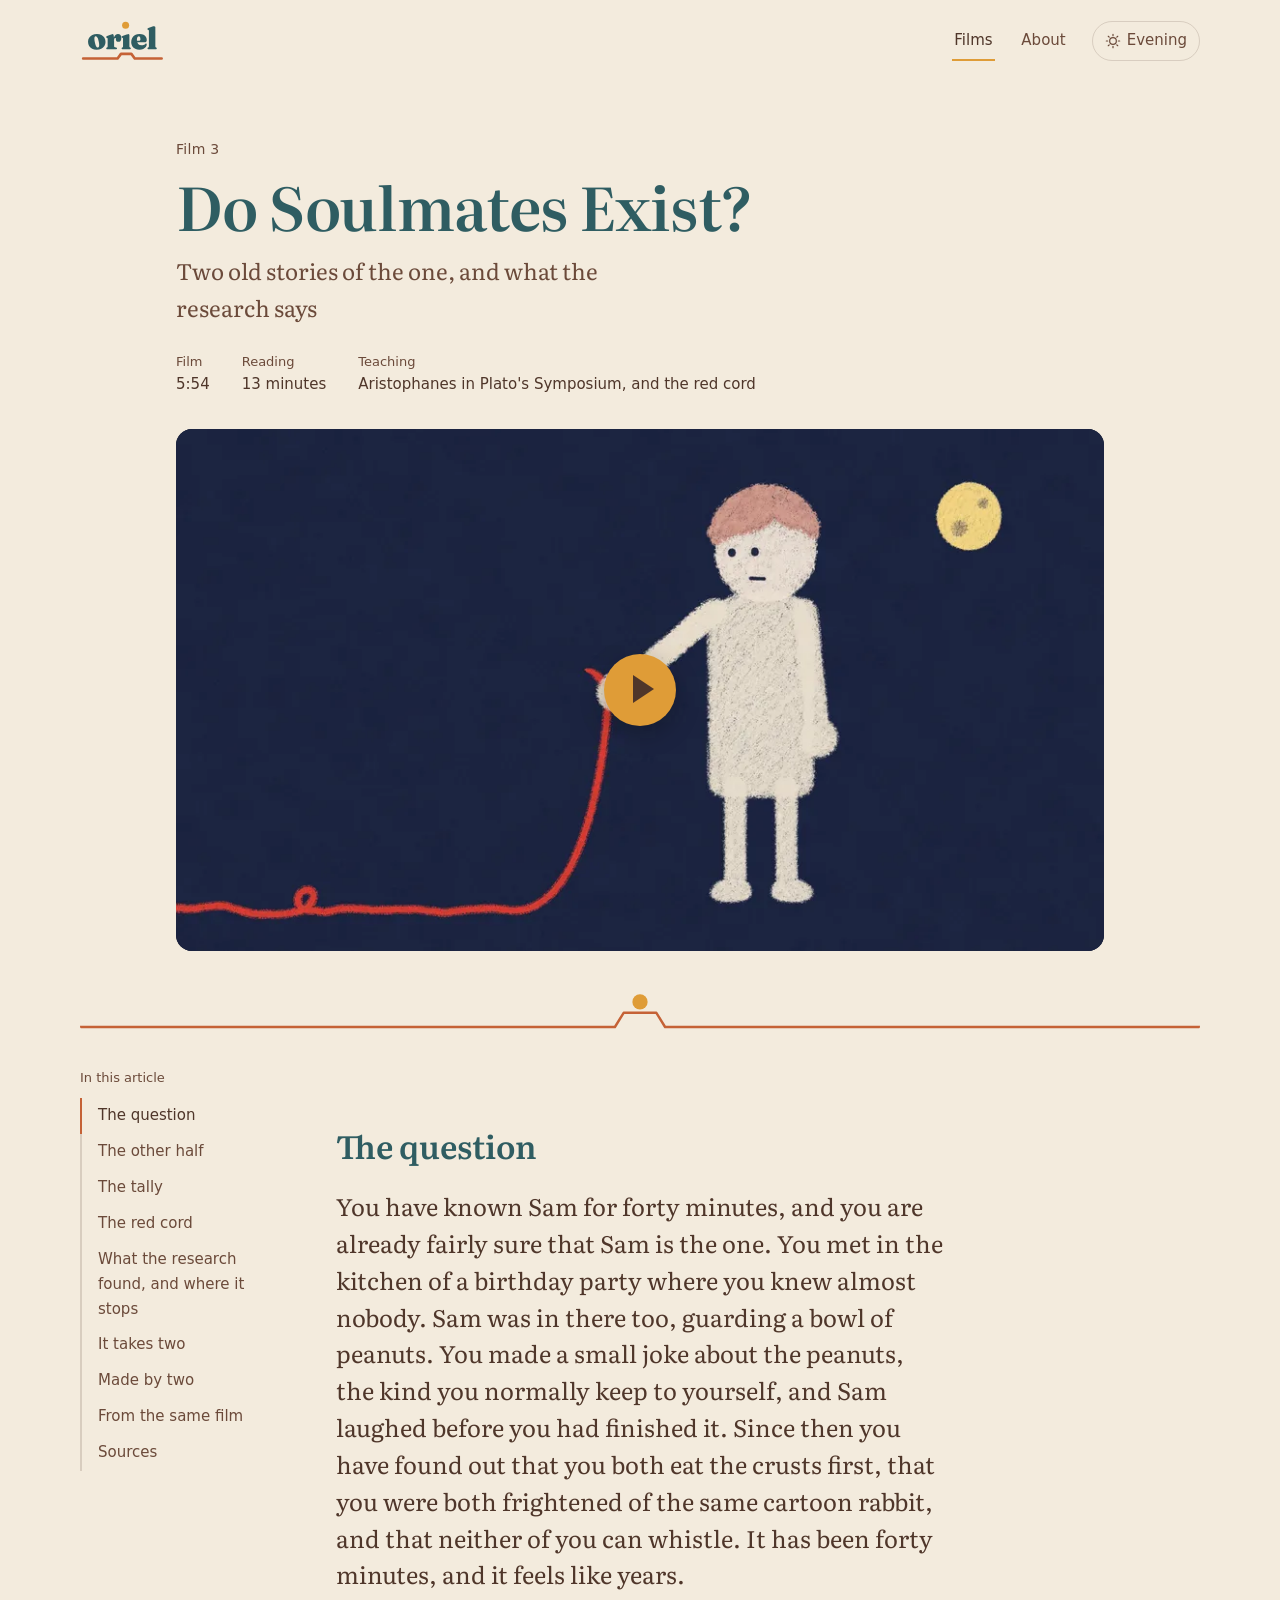
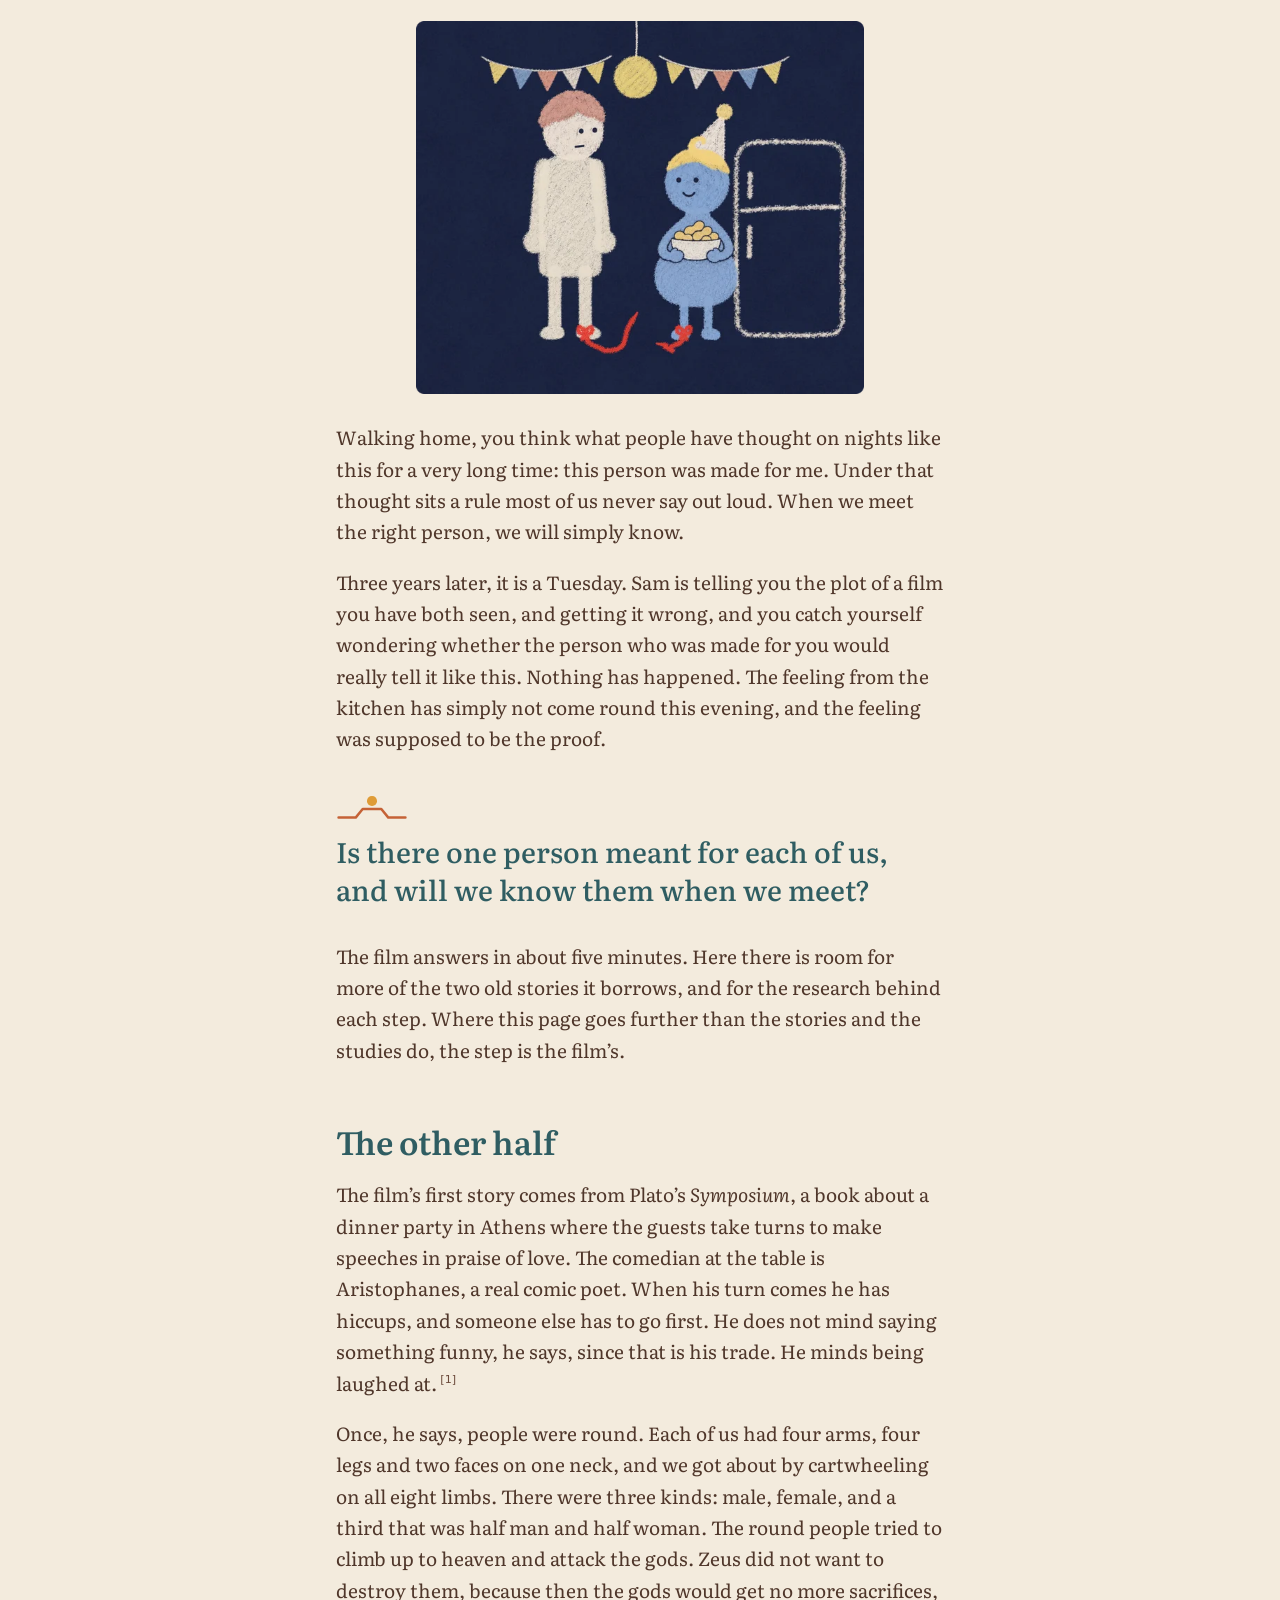
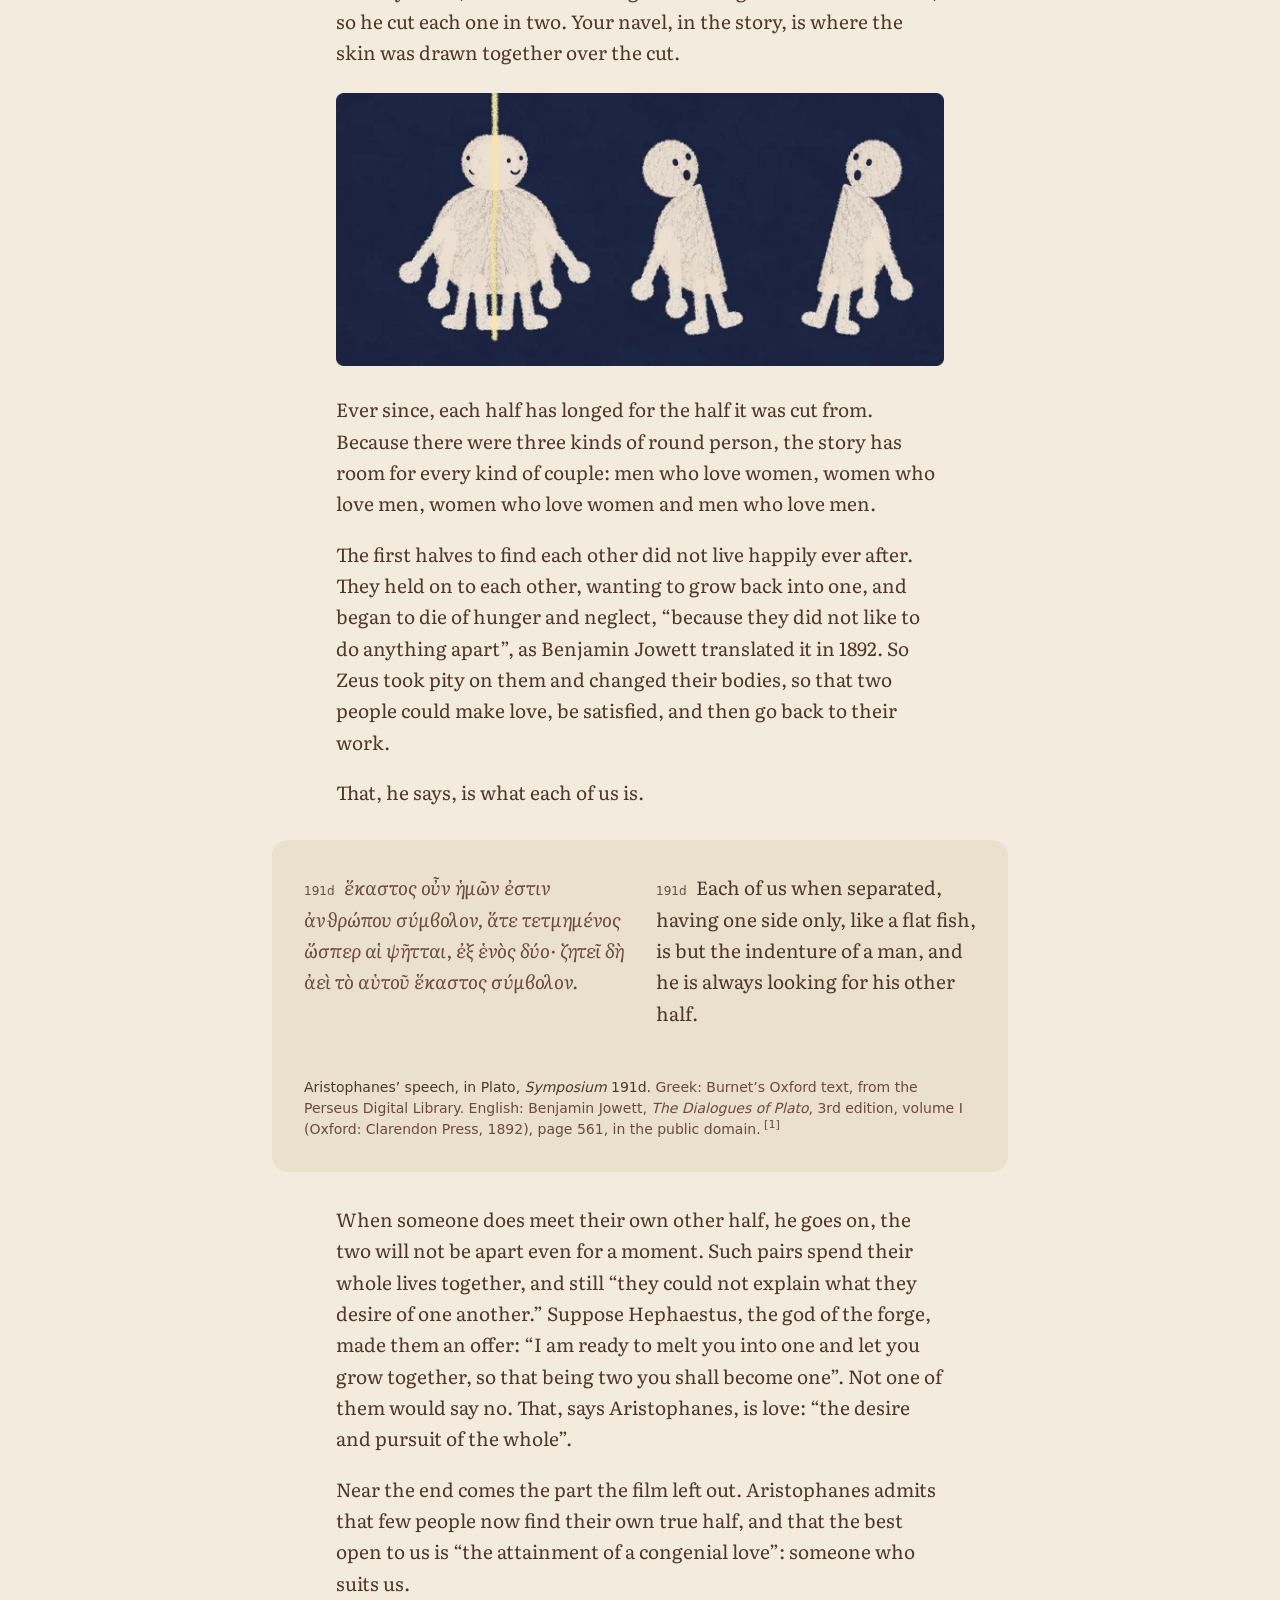
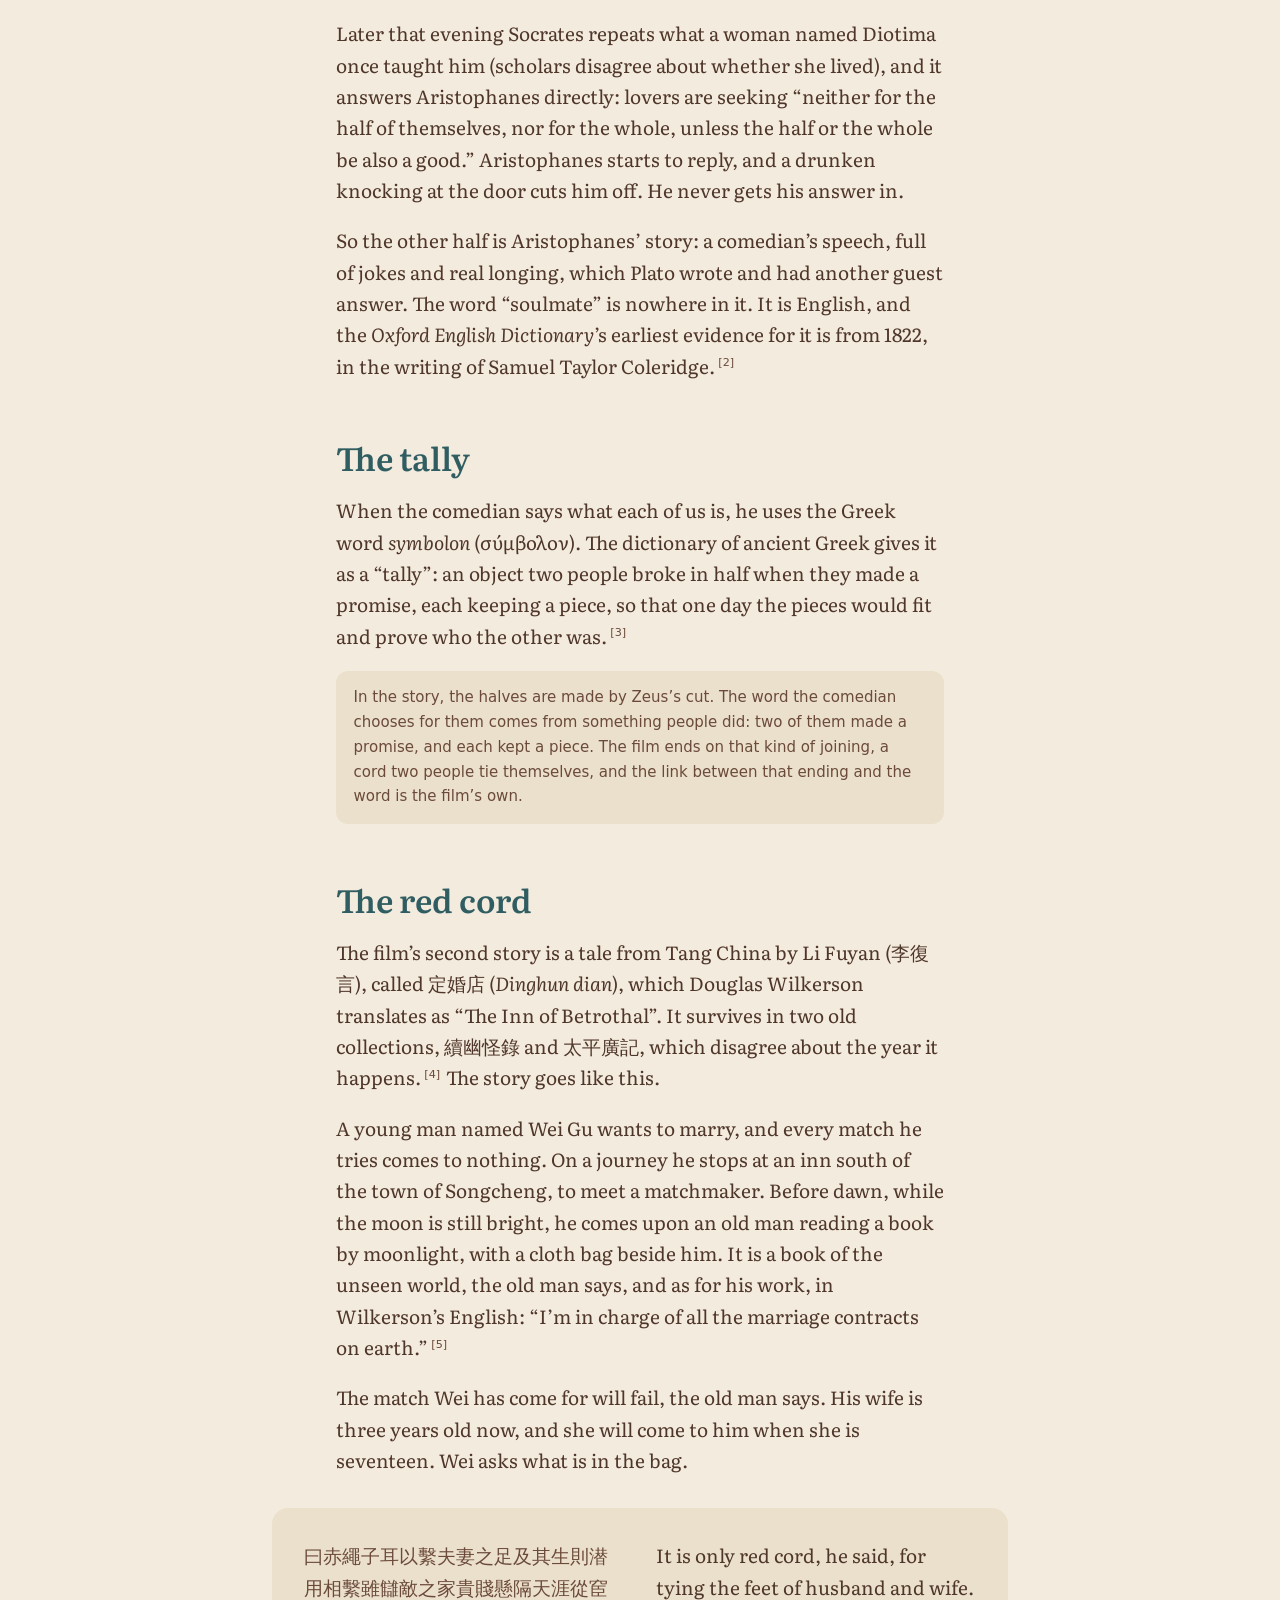
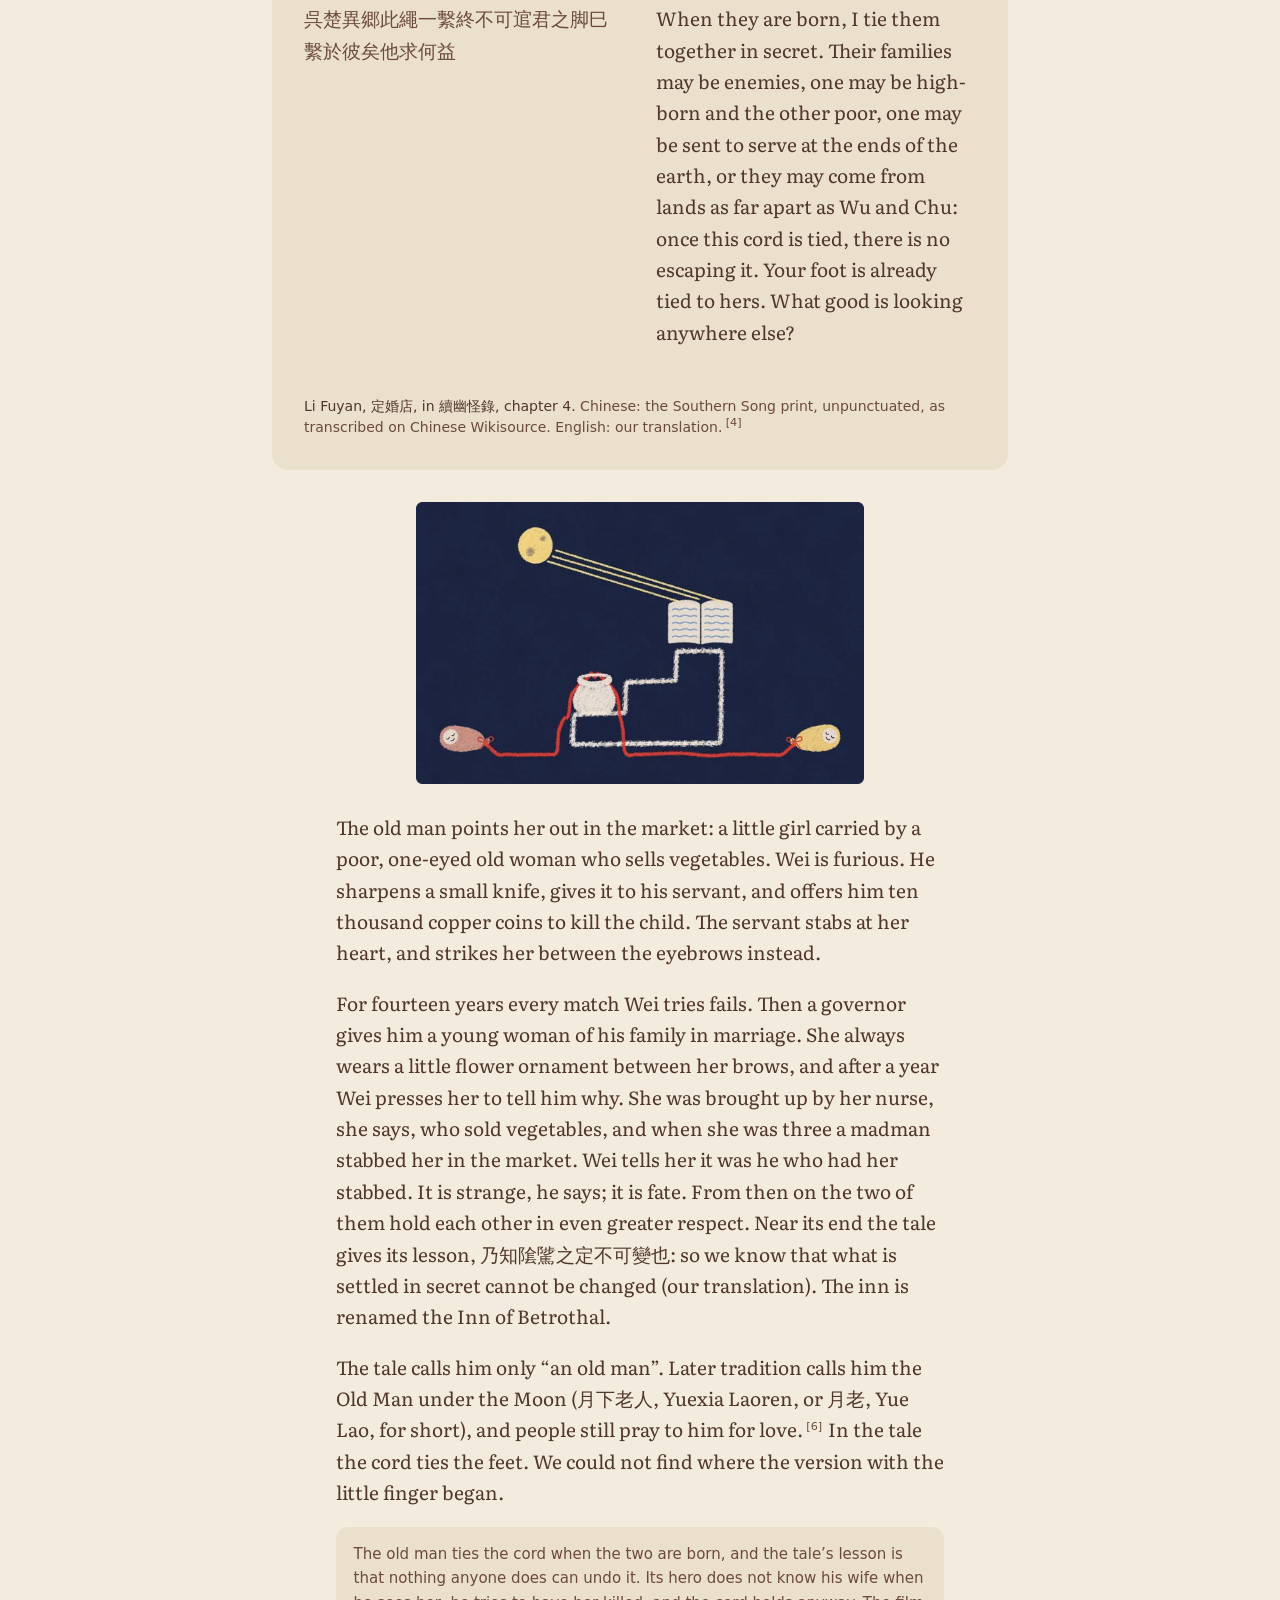
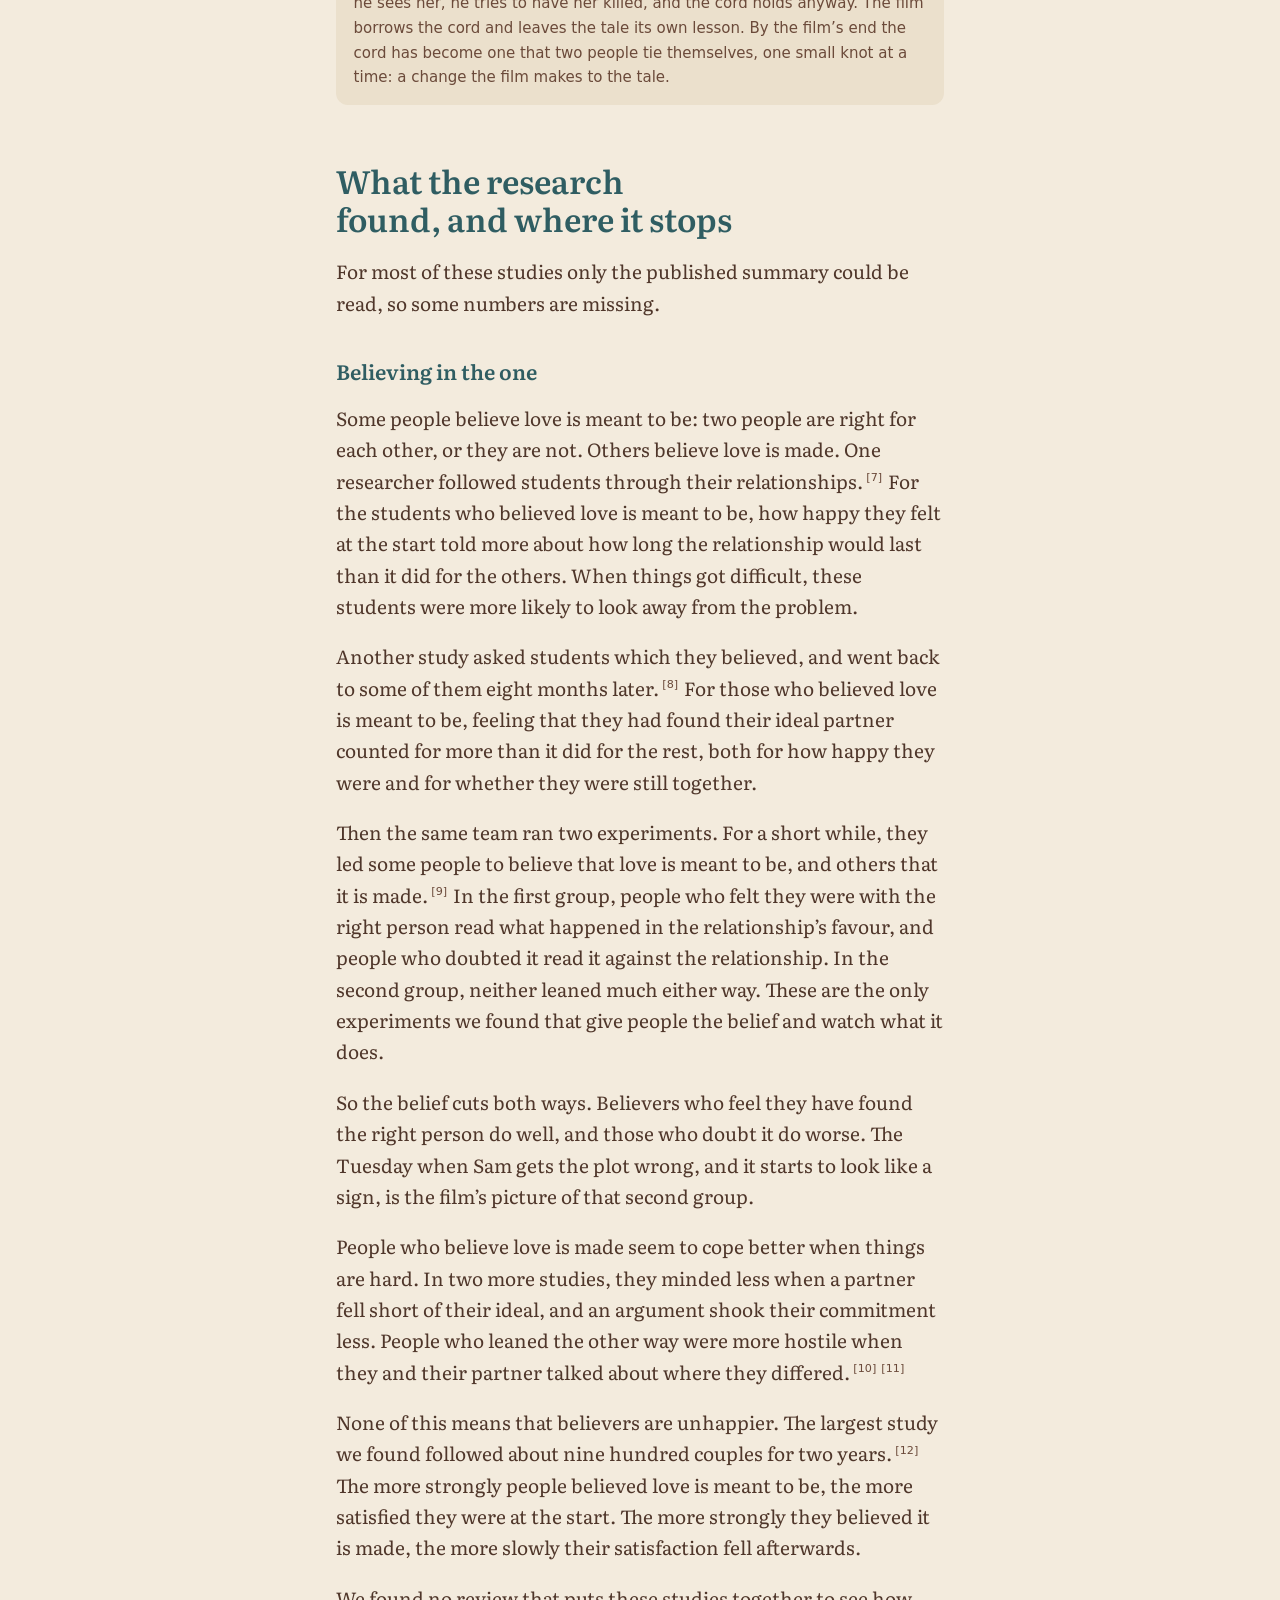
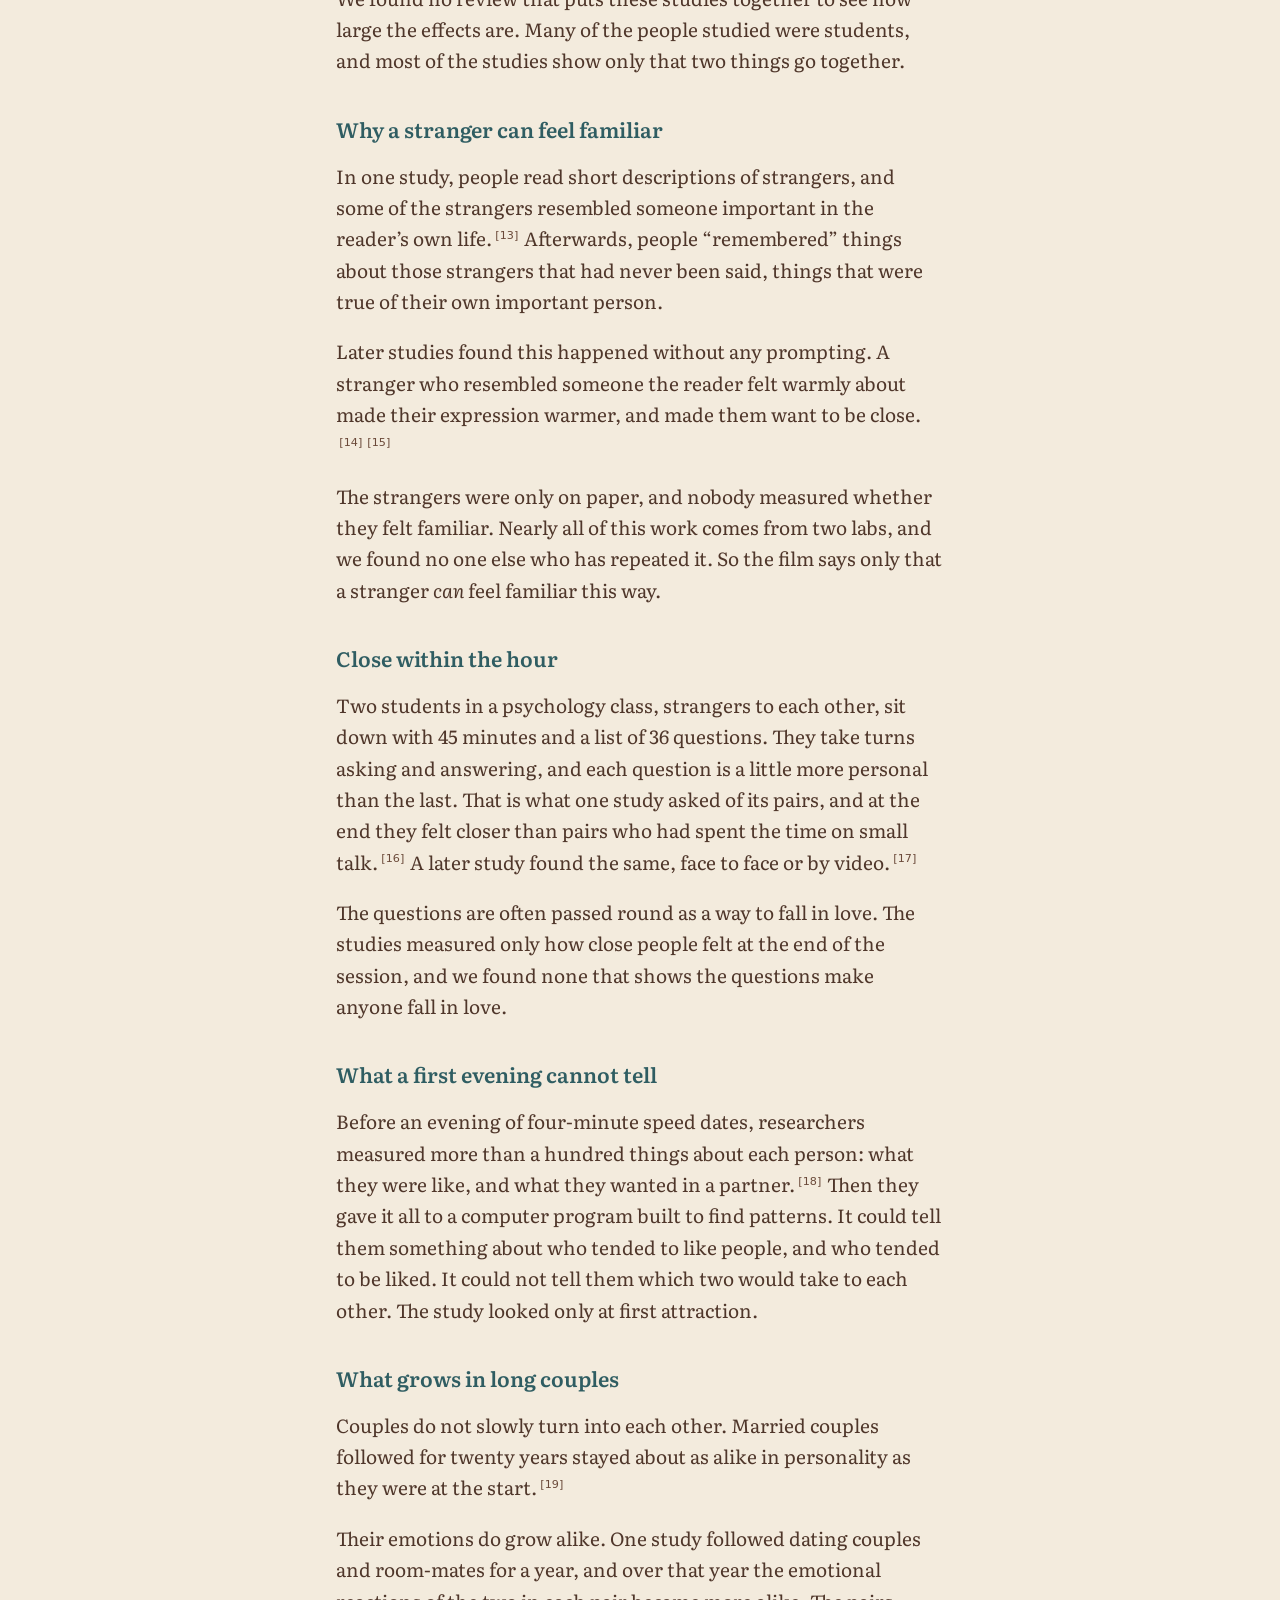
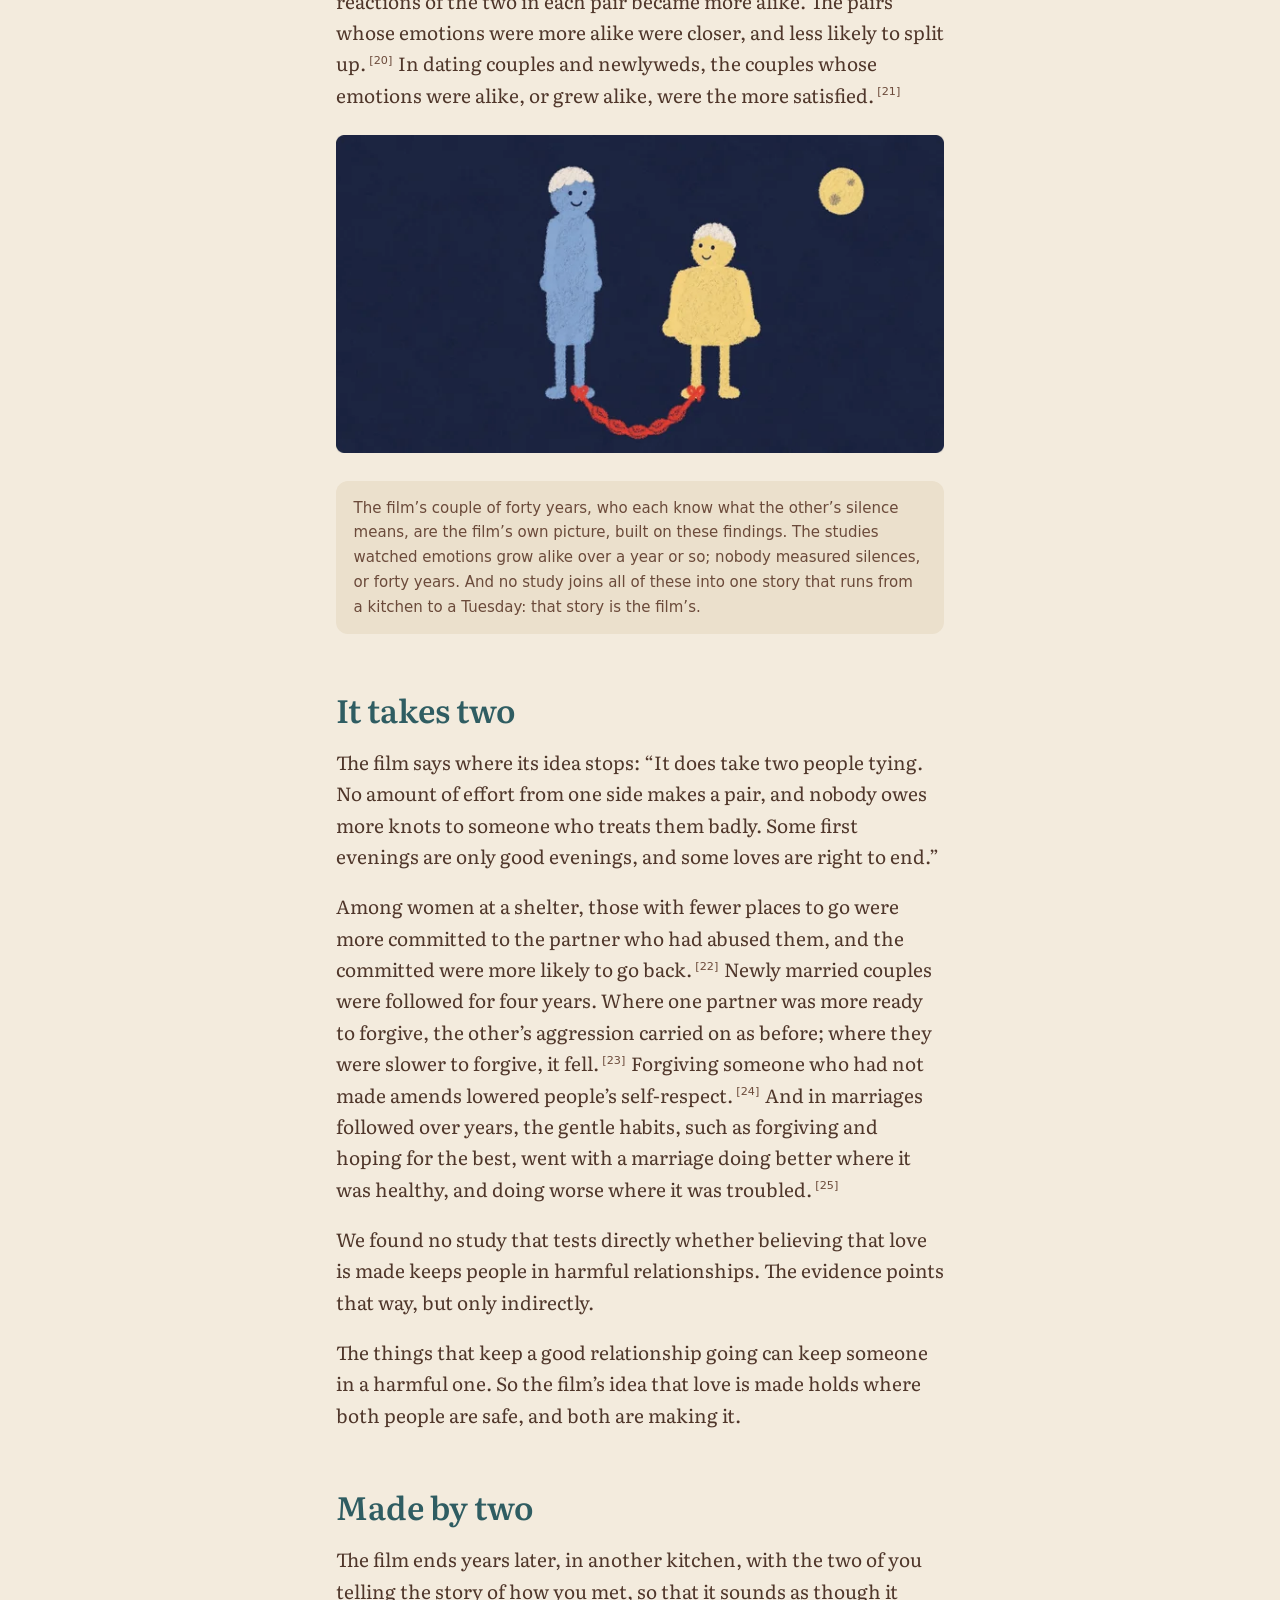
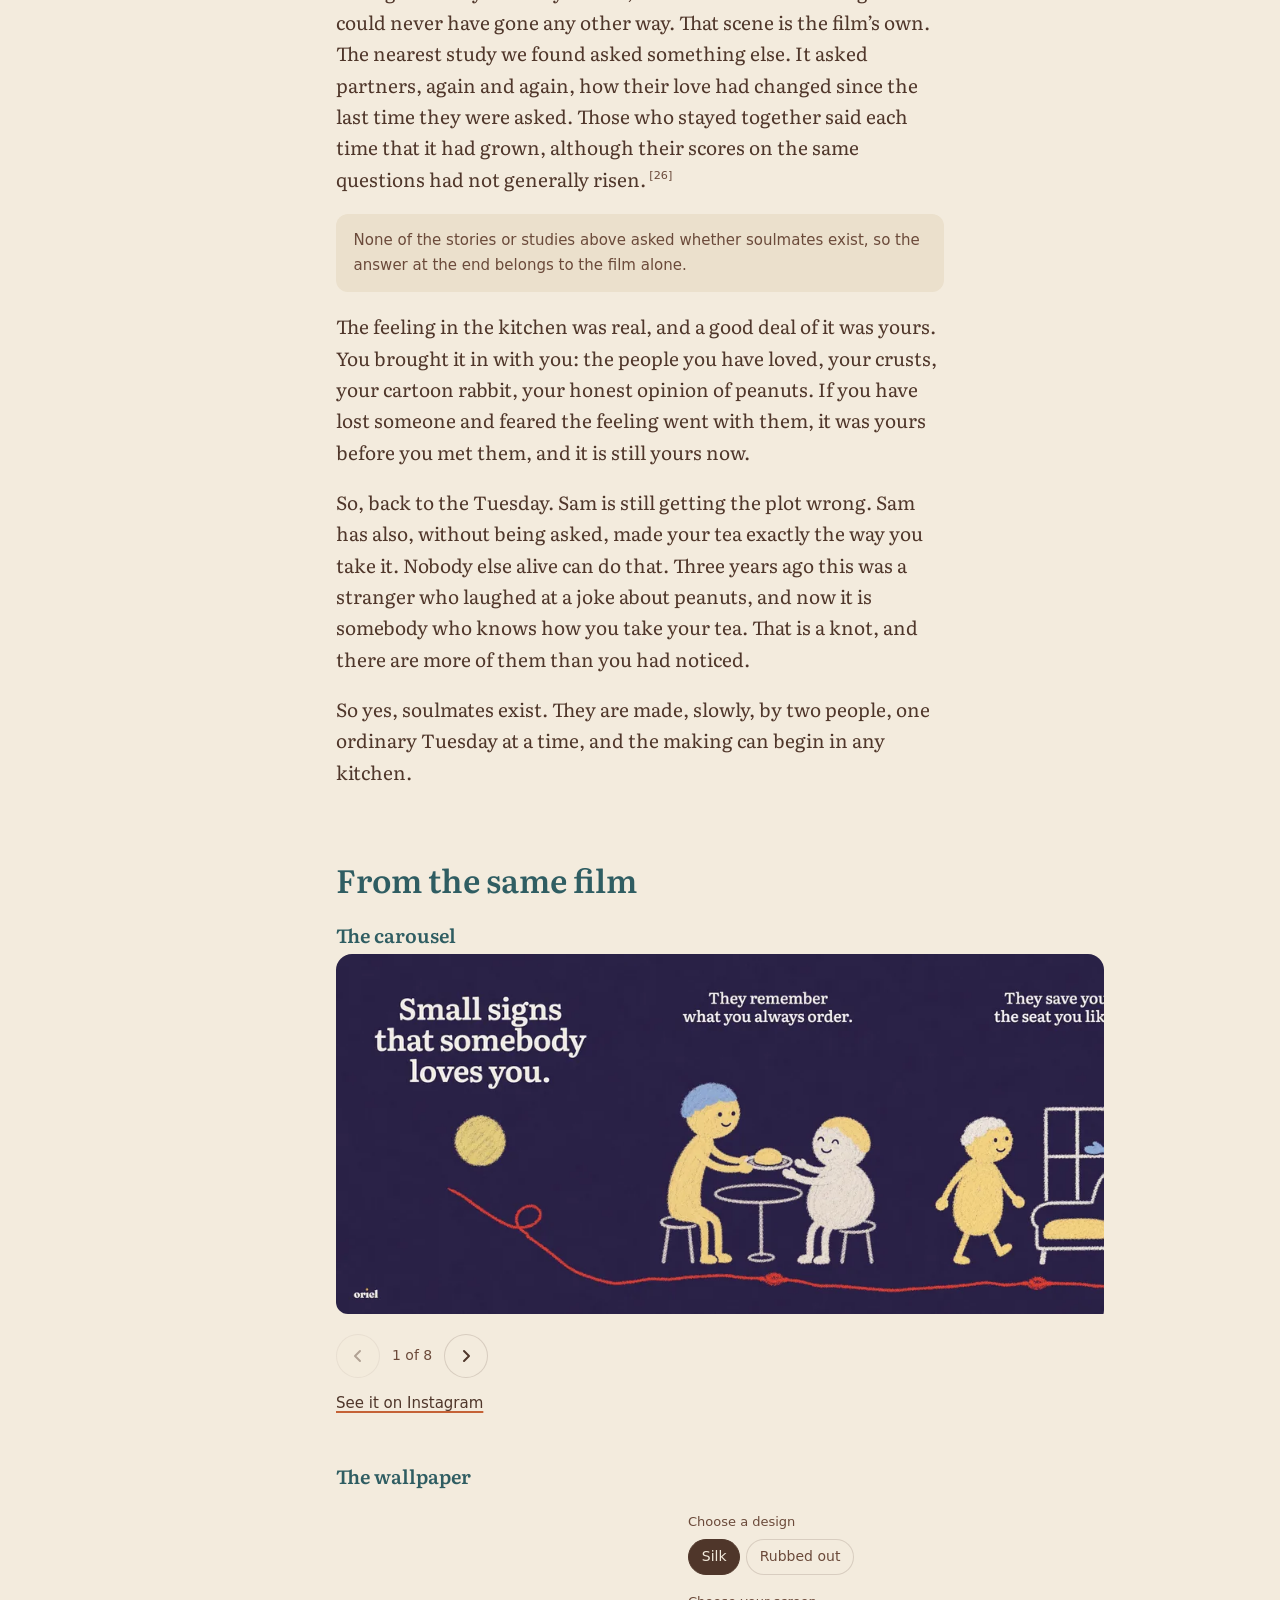
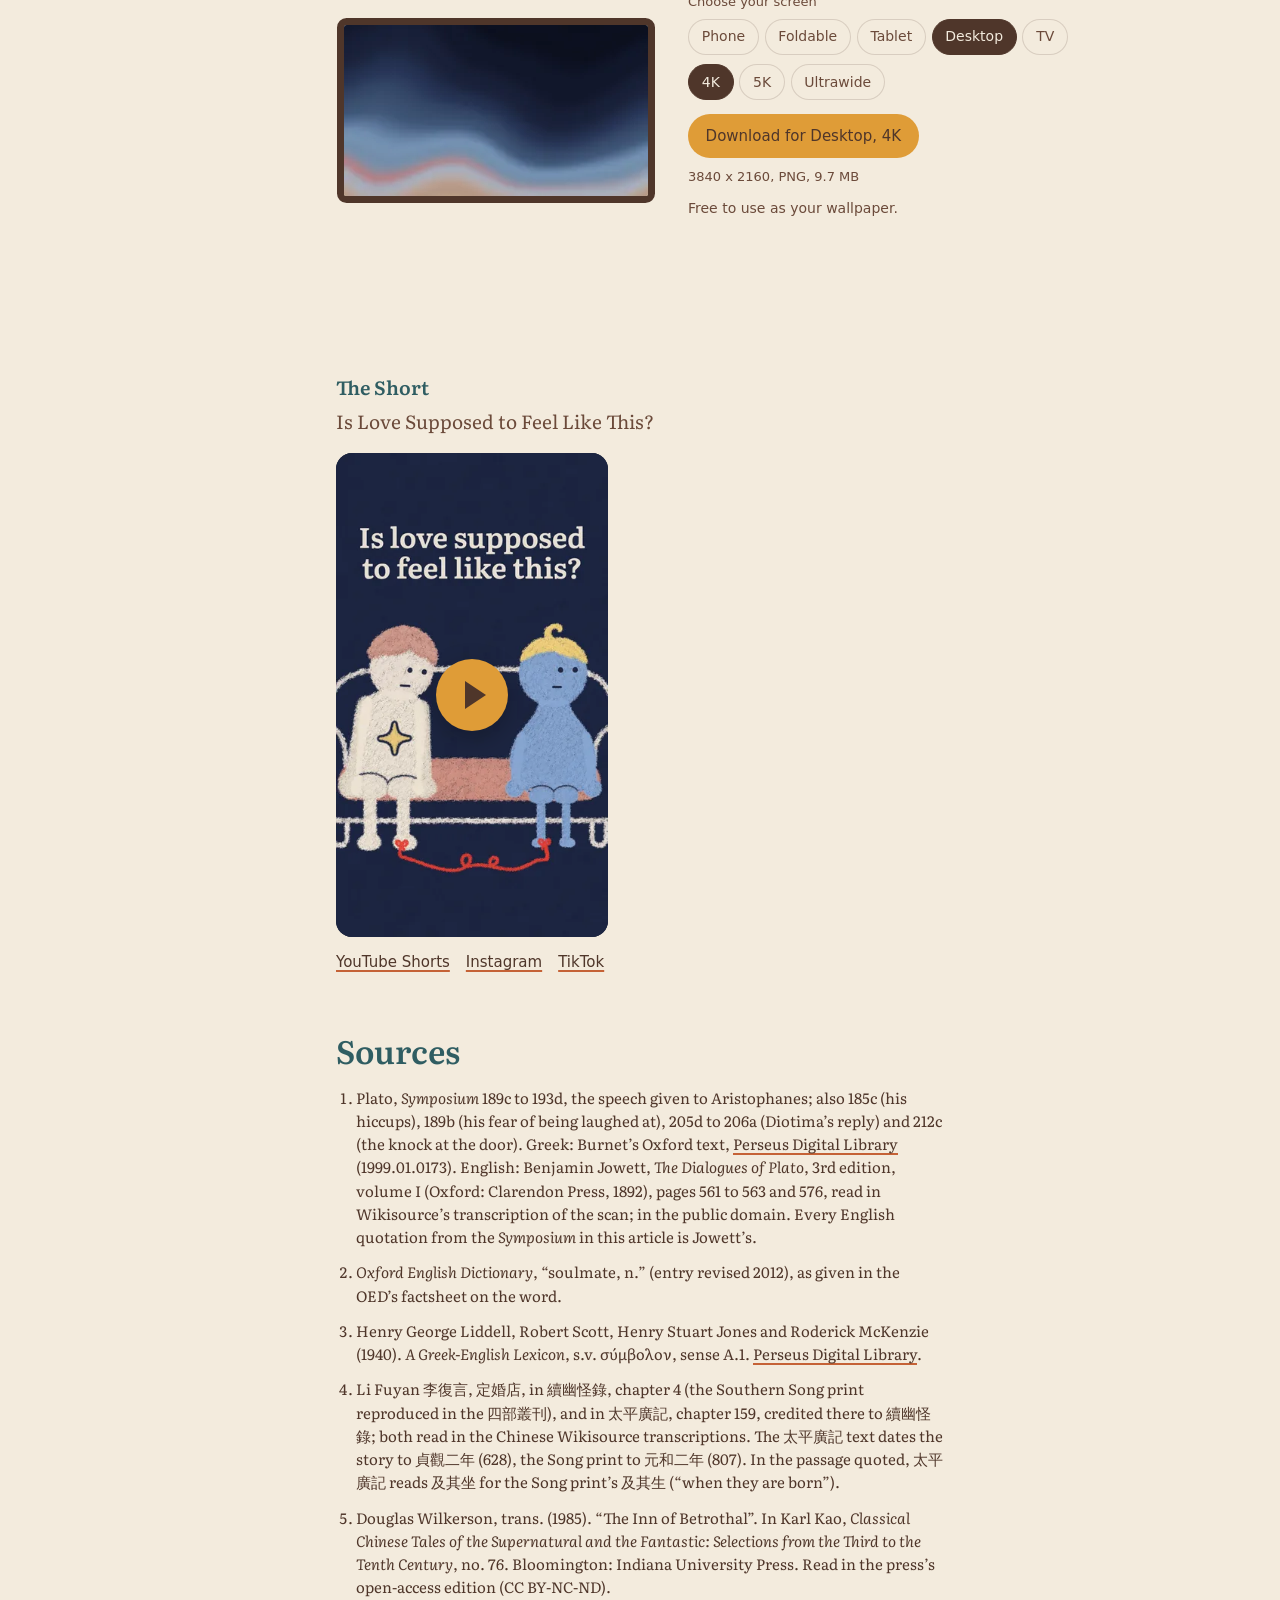
<file: films/do-soulmates-exist/index.html>
<!doctype html>
<html lang="en-GB">
<head>
<meta charset="utf-8">
<meta name="viewport" content="width=device-width, initial-scale=1, viewport-fit=cover">
<title>Do Soulmates Exist? | Oriel</title>
<meta name="description" content="Have you ever felt sure, within an hour of meeting someone, that they were the one, and then years later wondered where that feeling went? This film looks at where that feeling comes from, and what it can and can&#x27;t tell you.">
<link rel="canonical" href="https://oriel-stories.co.uk/films/do-soulmates-exist/">
<meta property="og:type" content="website">
<meta property="og:site_name" content="Oriel">
<meta property="og:title" content="Do Soulmates Exist?">
<meta property="og:description" content="Have you ever felt sure, within an hour of meeting someone, that they were the one, and then years later wondered where that feeling went? This film looks at where that feeling comes from, and what it can and can&#x27;t tell you.">
<meta property="og:url" content="https://oriel-stories.co.uk/films/do-soulmates-exist/">
<meta property="og:image" content="https://oriel-stories.co.uk/img/films/do-soulmates-exist/hero-1920.webp">
<meta name="theme-color" content="#F3EBDD" media="(prefers-color-scheme: light)">
<meta name="theme-color" content="#1F3B3F" media="(prefers-color-scheme: dark)">
<script>try{var t=localStorage.getItem("oriel-theme");if(t)document.documentElement.dataset.theme=t;if(localStorage.getItem("oriel-still")==="1")document.documentElement.dataset.still="1"}catch(e){}</script>
<link rel="preconnect" href="https://fonts.googleapis.com">
<link rel="preconnect" href="https://fonts.gstatic.com" crossorigin>
<link rel="stylesheet" href="https://fonts.googleapis.com/css2?family=Google+Sans:wght@400..600&family=Literata:ital,opsz,wght@0,7..72,400..600;1,7..72,400&display=swap">
<link rel="stylesheet" href="https://fonts.googleapis.com/css2?family=Fraunces:opsz,wght@144,600&display=block&text=%20.Uadenorstuvy">
<link rel="stylesheet" href="/oriel.css">
<link rel="icon" href="/img/mark.svg" type="image/svg+xml">
</head>
<body class="film">
<a class="skip" href="#main">Skip to content</a>
<header class="site-head">
  <a class="brand" href="/"><svg class="lockup" role="img" aria-label="Oriel" focusable="false" xmlns="http://www.w3.org/2000/svg" viewBox="-238.0 -956.2 2770.5 1358.8"><path d="M -135.5 300.0 H 990.0 L 1100.0 150.0 H 1440.5 L 1550.5 300.0 H 2430.0" fill="none" class="sill" stroke="#C56236" stroke-width="85.0" stroke-linecap="round" stroke-linejoin="round"/><g class="word" fill="#2F5D62"><path d="M314.0 -496.0Q399.0 -496.0 462.2 -463.8Q525.5 -431.5 560.5 -373.8Q595.5 -316.0 595.5 -239.0Q595.5 -168.0 558.8 -110.8Q522.0 -53.5 457.0 -19.8Q392.0 14.0 306.0 14.0Q221.5 14.0 158.2 -18.8Q95.0 -51.5 59.8 -109.3Q24.5 -167.0 24.5 -243.0Q24.5 -315.5 61.5 -372.5Q98.5 -429.5 163.5 -462.8Q228.5 -496.0 314.0 -496.0ZM350.5 -57.0Q369.5 -61.5 379.5 -83.5Q389.5 -105.5 388.5 -147.8Q387.5 -190.0 373.5 -255.0Q360.5 -317.0 344.2 -356.2Q328.0 -395.5 309.2 -412.8Q290.5 -430.0 270.0 -425.0Q251.0 -420.5 241.0 -398.5Q231.0 -376.5 232.2 -334.5Q233.5 -292.5 247.0 -227.0Q260.0 -165.5 276.2 -126.0Q292.5 -86.5 311.2 -69.5Q330.0 -52.5 350.5 -57.0Z"/><path d="M857.5 -273.0Q857.5 -349.0 877.5 -398.5Q897.5 -448.0 930.5 -472.0Q963.5 -496.0 1003.0 -496.0Q1056.0 -496.0 1084.0 -464.2Q1112.0 -432.5 1112.0 -369.0Q1112.0 -304.0 1085.8 -273.0Q1059.5 -242.0 1017.5 -242.0Q975.0 -242.0 954.0 -263.8Q933.0 -285.5 933.0 -324.0V-345.0Q932.5 -357.5 927.2 -364.5Q922.0 -371.5 911.0 -371.5Q901.0 -371.5 893.2 -362.5Q885.5 -353.5 881.0 -333.8Q876.5 -314.0 876.5 -280.5ZM863.0 -452.0 876.5 -346.0V-103.0Q876.5 -86.0 881.5 -78.8Q886.5 -71.5 904.0 -68.0L942.5 -60.5Q957.0 -57.5 964.0 -50.2Q971.0 -43.0 971.0 -30.0Q971.0 -15.5 961.5 -7.8Q952.0 0.0 933.0 0.0H657.0Q637.0 0.0 628.2 -7.8Q619.5 -15.5 619.5 -29.5Q619.5 -39.0 624.5 -46.5Q629.5 -54.0 640.5 -58.5L652.0 -63.5Q659.5 -67.0 662.5 -75.3Q665.5 -83.5 665.5 -103.0V-339.5Q665.5 -355.0 661.2 -361.8Q657.0 -368.5 648.5 -371.0L637.5 -374.0Q627.0 -377.5 622.2 -384.0Q617.5 -390.5 617.5 -400.0Q617.5 -412.0 624.2 -419.0Q631.0 -426.0 648.0 -432.5L757.5 -474.5Q792.5 -488.0 807.5 -492.0Q822.5 -496.0 831.0 -496.0Q845.0 -496.0 852.2 -486.0Q859.5 -476.0 863.0 -452.0Z"/><path d="M1376.0 -463.5V-103.0Q1376.0 -84.0 1379.5 -76.0Q1383.0 -68.0 1390.0 -63.5L1400.5 -58.5Q1410.0 -54.0 1415.2 -46.5Q1420.5 -39.0 1420.5 -29.0Q1420.5 -15.0 1411.0 -7.5Q1401.5 0.0 1384.5 0.0H1159.0Q1142.5 0.0 1133.0 -7.5Q1123.5 -15.0 1123.5 -29.0Q1123.5 -39.0 1128.8 -46.5Q1134.0 -54.0 1143.0 -58.5L1154.5 -63.5Q1161.5 -68.0 1164.8 -76.0Q1168.0 -84.0 1168.0 -103.0V-344.5Q1168.0 -360.5 1163.5 -366.5Q1159.0 -372.5 1151.0 -376.0L1140.0 -378.5Q1130.5 -382.5 1125.2 -388.2Q1120.0 -394.0 1120.0 -404.5Q1120.0 -415.5 1127.5 -422.8Q1135.0 -430.0 1150.5 -435.5L1284.5 -482.0Q1305.0 -488.5 1317.2 -491.8Q1329.5 -495.0 1344.5 -495.0Q1358.5 -495.0 1367.2 -486.2Q1376.0 -477.5 1376.0 -463.5Z"/><path d="M1944.0 -302.5Q1944.0 -268.5 1925.5 -249.5Q1907.0 -230.5 1872.0 -230.5H1575.5V-281.5H1709.0Q1736.0 -281.5 1736.0 -307.0Q1736.0 -371.0 1721.3 -398.5Q1706.5 -426.0 1683.0 -426.0Q1665.5 -426.0 1651.5 -413.0Q1637.5 -400.0 1629.2 -373.0Q1621.0 -346.0 1621.0 -304.5Q1621.0 -213.0 1662.0 -170.8Q1703.0 -128.5 1774.0 -128.5Q1807.5 -128.5 1834.8 -136.5Q1862.0 -144.5 1887.5 -168.0Q1901.5 -181.0 1908.8 -185.2Q1916.0 -189.5 1923.0 -189.5Q1933.0 -189.5 1937.5 -179.8Q1942.0 -170.0 1942.0 -156.0Q1942.0 -111.0 1911.8 -72.0Q1881.5 -33.0 1828.0 -9.5Q1774.5 14.0 1703.0 14.0Q1627.0 14.0 1566.3 -16.2Q1505.5 -46.5 1470.0 -100.8Q1434.5 -155.0 1434.5 -227.5Q1434.5 -308.5 1467.0 -368.8Q1499.5 -429.0 1561.5 -462.5Q1623.5 -496.0 1711.0 -496.0Q1788.5 -496.0 1840.3 -471.0Q1892.0 -446.0 1918.0 -402.2Q1944.0 -358.5 1944.0 -302.5Z"/><path d="M2224.0 -711.0V-103.0Q2224.0 -83.5 2227.0 -75.3Q2230.0 -67.0 2237.5 -63.5L2249.0 -58.5Q2260.0 -54.0 2265.0 -46.5Q2270.0 -39.0 2270.0 -29.5Q2270.0 -15.5 2261.2 -7.8Q2252.5 0.0 2233.0 0.0H2004.5Q1985.0 0.0 1976.0 -7.8Q1967.0 -15.5 1967.0 -29.5Q1967.0 -39.0 1972.0 -46.5Q1977.0 -54.0 1988.5 -58.5L1999.5 -63.5Q2007.0 -67.0 2010.0 -75.3Q2013.0 -83.5 2013.0 -103.0V-600.0Q2013.0 -616.0 2008.8 -622.5Q2004.5 -629.0 1996.0 -631.5L1985.0 -635.0Q1974.5 -638.5 1970.0 -644.8Q1965.5 -651.0 1965.5 -661.0Q1965.5 -672.5 1971.8 -679.5Q1978.0 -686.5 1995.5 -693.0L2108.5 -736.5Q2135.0 -746.5 2150.2 -750.8Q2165.5 -755.0 2177.0 -755.0Q2200.5 -755.0 2212.2 -742.5Q2224.0 -730.0 2224.0 -711.0Z"/></g><circle cx="1252.0" cy="-781.5" r="114.8" class="sun" fill="#DF9C37"/></svg></a>
  <nav class="site-nav" aria-label="Site"><a href="/#films" aria-current="page">Films</a><a href="/posts/what-oriel-is/">About</a><button class="theme" type="button" aria-pressed="false" title="Switch between day and evening"><svg viewBox="0 0 24 24" aria-hidden="true"><circle cx="12" cy="12" r="5"/><path d="M12 2v2M12 20v2M2 12h2M20 12h2M4.9 4.9l1.4 1.4M17.7 17.7l1.4 1.4M4.9 19.1l1.4-1.4M17.7 6.3l1.4-1.4"/></svg><span class="label">Evening</span></button></nav>
</header>
<main id="main">

<header class="film-hero">
  <div class="text">
    <p class="kicker">Film 3</p>
    <h1>Do Soulmates Exist?</h1>
    <p class="subtitle">Two old stories of the one, and what the research says</p>
    <dl class="meta"><div><dt>Film</dt><dd>5:54</dd></div><div><dt>Reading</dt><dd>13 minutes</dd></div><div><dt>Teaching</dt><dd>Aristophanes in Plato&#x27;s Symposium, and the red cord</dd></div></dl>
  </div>
</header>
<section class="watch" id="film" aria-label="The film">
  <div class="player fill" data-youtube="gX_SxETryfM" data-title="Do Soulmates Exist?"><button type="button" class="play" aria-label="Play the film: Do Soulmates Exist?"><img class="poster" src="/img/films/do-soulmates-exist/hero-960.webp" srcset="/img/films/do-soulmates-exist/hero-960.webp 960w, /img/films/do-soulmates-exist/hero-1920.webp 1920w" sizes="(min-width: 60rem) 60rem, 100vw" width="3840" height="2160" style="max-width: min(100%, 1920px)" alt="You, a tall pale figure with a cap of pink hair, stand alone at night under a pale yellow moon, holding up the loose end of a red cord. The cord drops from your hand to the ground and runs away along it, out of the picture to the left, and you look along it" decoding="async" fetchpriority="high"><span class="play-icon" aria-hidden="true"></span></button></div>
</section>
<div class="sill-rule " aria-hidden="true"><svg viewBox="0 0 132 72" focusable="false"><path class="sill" d="M-4000 66 H20 L36 40 H96 L112 66 H4132"/><circle class="sun" cx="66" cy="20" r="14"/></svg></div>
<div class="reading">
  <nav class="contents" aria-labelledby="contents-title">
    <h2 id="contents-title">In this article</h2>
    <ol><li><a href="#question">The question</a></li><li><a href="#half">The other half</a></li><li><a href="#tally">The tally</a></li><li><a href="#red-cord">The red cord</a></li><li><a href="#research">What the research found, and where it stops</a></li><li><a href="#two">It takes two</a></li><li><a href="#made">Made by two</a></li><li><a href="#pieces">From the same film</a></li><li><a href="#sources">Sources</a></li></ol>
  </nav>
  <div class="column">
    <article class="prose">
<!-- The article for film 3. It follows the locked script (docs/soulmates/script.md, draft 2). Every claim is in
     docs/soulmates/research.md and its packs (IDs in the comments); the register, what was cut and the rights are in
     docs/soulmates/article.md. Every reference was read at its record on 2026-11-18 (docs/soulmates/references-check.md);
     the Jowett quotations were matched again at Wikisource's transcription of the 1892 edition, and the dictionary's
     words at Perseus, on 2026-11-19. Each picture comment below names the moment of the film to draw it from; it becomes
     an <oriel-img> once the film's figures are in site/films.toml. Headings with an id appear in the contents. -->

<h2 id="question">The question</h2>

<p class="opening">You have known Sam for forty minutes, and you are already fairly sure that Sam is the one. You met in the kitchen of a birthday party where you knew almost nobody. Sam was in there too, guarding a bowl of peanuts. You made a small joke about the peanuts, the kind you normally keep to yourself, and Sam laughed before you had finished it. Since then you have found out that you both eat the crusts first, that you were both frightened of the same cartoon rabbit, and that neither of you can whistle. It has been forty minutes, and it feels like years.</p>

<figure class="art figure-centre"><img src="/img/films/do-soulmates-exist/kitchen-640.webp" srcset="/img/films/do-soulmates-exist/kitchen-640.webp 640w, /img/films/do-soulmates-exist/kitchen-1280.webp 1280w" sizes="(min-width: 30rem) 28rem, 92vw" width="1920" height="1600" style="max-width: min(100%, 960px)" alt="In a kitchen at a party, under bunting and a hanging lamp, you stand on the left, tall and pale with a cap of pink hair, and Sam stands on the right beside the fridge, round and blue in a party hat, holding a bowl of peanuts. A red cord is tied in a bow at each one’s inner foot; the loose end of yours has lifted off the floor and is creeping towards Sam’s" decoding="async" loading="lazy"></figure>

<p>Walking home, you think what people have thought on nights like this for a very long time: this person was made for me. Under that thought sits a rule most of us never say out loud. When we meet the right person, we will simply know.</p>

<p>Three years later, it is a Tuesday. Sam is telling you the plot of a film you have both seen, and getting it wrong, and you catch yourself wondering whether the person who was made for you would really tell it like this. Nothing has happened. The feeling from the kitchen has simply not come round this evening, and the feeling was supposed to be the proof.</p>

<p class="pull">Is there one person meant for each of us, and will we know them when we meet?</p>

<p>The film answers in about five minutes. Here there is room for more of the two old stories it borrows, and for the research behind each step. Where this page goes further than the stories and the studies do, the step is the film’s.</p>

<h2 id="half">The other half</h2>

<!-- T1, T2; texts.md, Scholars on the tone; texts.md, Risks (a real comic poet) -->
<p>The film’s first story comes from Plato’s <i>Symposium</i>, a book about a dinner party in Athens where the guests take turns to make speeches in praise of love. The comedian at the table is Aristophanes, a real comic poet. When his turn comes he has hiccups, and someone else has to go first. He does not mind saying something funny, he says, since that is his trade. He minds being laughed at.<a class="ref" href="#source-1">1</a></p>

<!-- T3, T4 -->
<p>Once, he says, people were round. Each of us had four arms, four legs and two faces on one neck, and we got about by cartwheeling on all eight limbs. There were three kinds: male, female, and a third that was half man and half woman. The round people tried to climb up to heaven and attack the gods. Zeus did not want to destroy them, because then the gods would get no more sacrifices, so he cut each one in two. Your navel, in the story, is where the skin was drawn together over the cut.</p>

<figure class="art figure-strip"><img src="/img/films/do-soulmates-exist/halves-640.webp" srcset="/img/films/do-soulmates-exist/halves-640.webp 640w, /img/films/do-soulmates-exist/halves-1280.webp 1280w" sizes="(min-width: 48rem) 38rem, 92vw" width="2760" height="1240" style="max-width: min(100%, 1380px)" alt="On the left, a round person with one head that has a face on each side, four arms and four legs, and a stroke of pale yellow light coming down through its middle. On the right, the same person’s two halves falling away from each other, each with its mouth open in alarm" decoding="async" loading="lazy"></figure>

<!-- T6b; texts.md, Risks (all three kinds of pairing) -->
<p>Ever since, each half has longed for the half it was cut from. Because there were three kinds of round person, the story has room for every kind of couple: men who love women, women who love men, women who love women and men who love men.</p>

<!-- T5, T5b -->
<p>The first halves to find each other did not live happily ever after. They held on to each other, wanting to grow back into one, and began to die of hunger and neglect, “because they did not like to do anything apart”, as Benjamin Jowett translated it in 1892. So Zeus took pity on them and changed their bodies, so that two people could make love, be satisfied, and then go back to their work.</p>

<!-- T6 -->
<p>That, he says, is what each of us is.</p>

<figure class="passage">
  <blockquote class="original" lang="grc">
    <p><span class="sec">191d</span> ἕκαστος οὖν ἡμῶν ἐστιν ἀνθρώπου σύμβολον, ἅτε τετμημένος ὥσπερ αἱ ψῆτται, ἐξ ἑνὸς δύο· ζητεῖ δὴ ἀεὶ τὸ αὑτοῦ ἕκαστος σύμβολον.</p>
  </blockquote>
  <blockquote class="translation">
    <p><span class="sec">191d</span> Each of us when separated, having one side only, like a flat fish, is but the indenture of a man, and he is always looking for his other half.</p>
  </blockquote>
  <figcaption><cite>Aristophanes’ speech, in Plato, <i>Symposium</i> 191d.</cite> Greek: Burnet’s Oxford text, from the Perseus Digital Library. English: Benjamin Jowett, <i>The Dialogues of Plato</i>, 3rd edition, volume I (Oxford: Clarendon Press, 1892), page 561, in the public domain.<a class="ref" href="#source-1">1</a></figcaption>
</figure>

<!-- T7, T8 -->
<p>When someone does meet their own other half, he goes on, the two will not be apart even for a moment. Such pairs spend their whole lives together, and still “they could not explain what they desire of one another.” Suppose Hephaestus, the god of the forge, made them an offer: “I am ready to melt you into one and let you grow together, so that being two you shall become one”. Not one of them would say no. That, says Aristophanes, is love: “the desire and pursuit of the whole”.</p>

<!-- T10b; script.md, Unresolved (held for the article) -->
<p>Near the end comes the part the film left out. Aristophanes admits that few people now find their own true half, and that the best open to us is “the attainment of a congenial love”: someone who suits us.</p>

<!-- T11, T11b, T12; texts.md, Risks (Diotima a character in Plato) -->
<p>Later that evening Socrates repeats what a woman named Diotima once taught him (scholars disagree about whether she lived), and it answers Aristophanes directly: lovers are seeking “neither for the half of themselves, nor for the whole, unless the half or the whole be also a good.” Aristophanes starts to reply, and a drunken knocking at the door cuts him off. He never gets his answer in.</p>

<!-- texts.md, Scholars on the tone (summary) and Risks; W1, W2 -->
<p>So the other half is Aristophanes’ story: a comedian’s speech, full of jokes and real longing, which Plato wrote and had another guest answer. The word “soulmate” is nowhere in it. It is English, and the <i>Oxford English Dictionary</i>’s earliest evidence for it is from 1822, in the writing of Samuel Taylor Coleridge.<a class="ref" href="#source-2">2</a></p>

<h2 id="tally">The tally</h2>

<!-- symbolon.md 1 (ἥμισυ at 191a, 191b, 192b; σύμβολον only at 191d; LSJ sense A.1, re-read at Perseus 2026-11-19) -->
<p>When the comedian says what each of us is, he uses the Greek word <i>symbolon</i> (<span lang="grc">σύμβολον</span>). The dictionary of ancient Greek gives it as a “tally”: an object two people broke in half when they made a promise, each keeping a piece, so that one day the pieces would fit and prove who the other was.<a class="ref" href="#source-3">3</a></p>

<p class="ours">In the story, the halves are made by Zeus’s cut. The word the comedian chooses for them comes from something people did: two of them made a promise, and each kept a piece. The film ends on that kind of joining, a cord two people tie themselves, and the link between that ending and the word is the film’s own.</p>

<h2 id="red-cord">The red cord</h2>

<!-- R1, R1b; texts.md, Risks (give no single year; "a Tang story") -->
<p>The film’s second story is a tale from Tang China by Li Fuyan (<span lang="zh-Hant">李復言</span>), called <span lang="zh-Hant">定婚店</span> (<i>Dinghun dian</i>), which Douglas Wilkerson translates as “The Inn of Betrothal”. It survives in two old collections, <span lang="zh-Hant">續幽怪錄</span> and <span lang="zh-Hant">太平廣記</span>, which disagree about the year it happens.<a class="ref" href="#source-4">4</a> The story goes like this.</p>

<!-- R1 (our telling from the Chinese); R2, R3 (Wilkerson's sentence, the only one quoted) -->
<p>A young man named Wei Gu wants to marry, and every match he tries comes to nothing. On a journey he stops at an inn south of the town of Songcheng, to meet a matchmaker. Before dawn, while the moon is still bright, he comes upon an old man reading a book by moonlight, with a cloth bag beside him. It is a book of the unseen world, the old man says, and as for his work, in Wilkerson’s English: “I’m in charge of all the marriage contracts on earth.”<a class="ref" href="#source-5">5</a></p>

<!-- R4 (our telling) -->
<p>The match Wei has come for will fail, the old man says. His wife is three years old now, and she will come to him when she is seventeen. Wei asks what is in the bag.</p>

<figure class="passage">
  <blockquote class="original" lang="zh-Hant">
    <p>曰赤繩子耳以繫夫妻之足及其生則潜用相繫雖讎敵之家貴賤懸隔天涯從䆠呉楚異郷此繩一繫終不可逭君之脚巳繫於彼矣他求何益</p>
  </blockquote>
  <blockquote class="translation">
    <p>It is only red cord, he said, for tying the feet of husband and wife. When they are born, I tie them together in secret. Their families may be enemies, one may be high-born and the other poor, one may be sent to serve at the ends of the earth, or they may come from lands as far apart as Wu and Chu: once this cord is tied, there is no escaping it. Your foot is already tied to hers. What good is looking anywhere else?</p>
  </blockquote>
  <figcaption><cite>Li Fuyan, <span lang="zh-Hant">定婚店</span>, in <span lang="zh-Hant">續幽怪錄</span>, chapter 4.</cite> Chinese: the Southern Song print, unpunctuated, as transcribed on Chinese Wikisource. English: our translation.<a class="ref" href="#source-4">4</a></figcaption>
</figure>

<figure class="art figure-centre"><img src="/img/films/do-soulmates-exist/tale-640.webp" srcset="/img/films/do-soulmates-exist/tale-640.webp 640w, /img/films/do-soulmates-exist/tale-1280.webp 1280w" sizes="(min-width: 30rem) 28rem, 92vw" width="2480" height="1560" style="max-width: min(100%, 1240px)" alt="Under the moon, a short flight of steps with an open book on the top step, the moonlight falling on it, and a cloth bag open on the lowest step. A red cord runs out of the bag both ways along the ground and is tied in a bow round one small foot of each of two swaddled babies, far left and far right" decoding="async" loading="lazy"></figure>

<!-- R5 (our telling, told plainly, never softened) -->
<p>The old man points her out in the market: a little girl carried by a poor, one-eyed old woman who sells vegetables. Wei is furious. He sharpens a small knife, gives it to his servant, and offers him ten thousand copper coins to kill the child. The servant stabs at her heart, and strikes her between the eyebrows instead.</p>

<!-- R6 (our telling; the moral in our translation) -->
<p>For fourteen years every match Wei tries fails. Then a governor gives him a young woman of his family in marriage. She always wears a little flower ornament between her brows, and after a year Wei presses her to tell him why. She was brought up by her nurse, she says, who sold vegetables, and when she was three a madman stabbed her in the market. Wei tells her it was he who had her stabbed. It is strange, he says; it is fate. From then on the two of them hold each other in even greater respect. Near its end the tale gives its lesson, <span lang="zh-Hant">乃知隂騭之定不可變也</span>: so we know that what is settled in secret cannot be changed (our translation). The inn is renamed the Inn of Betrothal.</p>

<!-- R2 (the tale's 老人); texts.md section 2 (Yue Lao, the Taipei Times; the little finger unverified); R4 (feet) -->
<p>The tale calls him only “an old man”. Later tradition calls him the Old Man under the Moon (<span lang="zh-Hant">月下老人</span>, Yuexia Laoren, or <span lang="zh-Hant">月老</span>, Yue Lao, for short), and people still pray to him for love.<a class="ref" href="#source-6">6</a> In the tale the cord ties the feet. We could not find where the version with the little finger began.</p>

<!-- C2, C3, C11 (script.md register) -->
<p class="ours">The old man ties the cord when the two are born, and the tale’s lesson is that nothing anyone does can undo it. Its hero does not know his wife when he sees her, he tries to have her killed, and the cord holds anyway. The film borrows the cord and leaves the tale its own lesson. By the film’s end the cord has become one that two people tie themselves, one small knot at a time: a change the film makes to the tale.</p>

<h2 id="research">What the research found, and where it stops</h2>

<p>For most of these studies only the published summary could be read, so some numbers are missing.</p>

<h3>Believing in the one</h3>

<!-- P1; references-check.md row 3 -->
<p>Some people believe love is meant to be: two people are right for each other, or they are not. Others believe love is made. One researcher followed students through their relationships.<a class="ref" href="#source-7">7</a> For the students who believed love is meant to be, how happy they felt at the start told more about how long the relationship would last than it did for the others. When things got difficult, these students were more likely to look away from the problem.</p>

<!-- P5, P6; references-check.md rows 4 and 5, (a) 5 -->
<p>Another study asked students which they believed, and went back to some of them eight months later.<a class="ref" href="#source-8">8</a> For those who believed love is meant to be, feeling that they had found their ideal partner counted for more than it did for the rest, both for how happy they were and for whether they were still together.</p>

<p>Then the same team ran two experiments. For a short while, they led some people to believe that love is meant to be, and others that it is made.<a class="ref" href="#source-9">9</a> In the first group, people who felt they were with the right person read what happened in the relationship’s favour, and people who doubted it read it against the relationship. In the second group, neither leaned much either way. These are the only experiments we found that give people the belief and watch what it does.</p>

<p>So the belief cuts both ways. Believers who feel they have found the right person do well, and those who doubt it do worse. The Tuesday when Sam gets the plot wrong, and it starts to look like a sign, is the film’s picture of that second group.</p>

<!-- P3, P4; references-check.md rows 16 and 17 -->
<p>People who believe love is made seem to cope better when things are hard. In two more studies, they minded less when a partner fell short of their ideal, and an argument shook their commitment less. People who leaned the other way were more hostile when they and their partner talked about where they differed.<a class="ref" href="#source-10">10</a><a class="ref" href="#source-11">11</a></p>

<!-- P10, P22, P12; psychology.md, "may not" (believers are not less happy) -->
<p>None of this means that believers are unhappier. The largest study we found followed about nine hundred couples for two years.<a class="ref" href="#source-12">12</a> The more strongly people believed love is meant to be, the more satisfied they were at the start. The more strongly they believed it is made, the more slowly their satisfaction fell afterwards.</p>

<p>We found no review that puts these studies together to see how large the effects are. Many of the people studied were students, and most of the studies show only that two things go together.</p>

<h3>Why a stranger can feel familiar</h3>

<!-- P38, P38b, P38c; references-check.md rows 6 to 8 -->
<p>In one study, people read short descriptions of strangers, and some of the strangers resembled someone important in the reader’s own life.<a class="ref" href="#source-13">13</a> Afterwards, people “remembered” things about those strangers that had never been said, things that were true of their own important person.</p>

<p>Later studies found this happened without any prompting. A stranger who resembled someone the reader felt warmly about made their expression warmer, and made them want to be close.<a class="ref" href="#source-14">14</a><a class="ref" href="#source-15">15</a></p>

<p>The strangers were only on paper, and nobody measured whether they felt familiar. Nearly all of this work comes from two labs, and we found no one else who has repeated it. So the film says only that a stranger <em>can</em> feel familiar this way.</p>

<h3>Close within the hour</h3>

<!-- P37, P37b; references-check.md rows 9 and 10 -->
<p>Two students in a psychology class, strangers to each other, sit down with 45 minutes and a list of 36 questions. They take turns asking and answering, and each question is a little more personal than the last. That is what one study asked of its pairs, and at the end they felt closer than pairs who had spent the time on small talk.<a class="ref" href="#source-16">16</a> A later study found the same, face to face or by video.<a class="ref" href="#source-17">17</a></p>

<p>The questions are often passed round as a way to fall in love. The studies measured only how close people felt at the end of the session, and we found none that shows the questions make anyone fall in love.</p>

<h3>What a first evening cannot tell</h3>

<!-- P14; C9; references-check.md row 11 -->
<p>Before an evening of four-minute speed dates, researchers measured more than a hundred things about each person: what they were like, and what they wanted in a partner.<a class="ref" href="#source-18">18</a> Then they gave it all to a computer program built to find patterns. It could tell them something about who tended to like people, and who tended to be liked. It could not tell them which two would take to each other. The study looked only at first attraction.</p>

<h3>What grows in long couples</h3>

<!-- P19, P19b, P19c; P19e; C10; references-check.md rows 12 and 13, and (c) -->
<p>Couples do not slowly turn into each other. Married couples followed for twenty years stayed about as alike in personality as they were at the start.<a class="ref" href="#source-19">19</a></p>

<p>Their emotions do grow alike. One study followed dating couples and room-mates for a year, and over that year the emotional reactions of the two in each pair became more alike. The pairs whose emotions were more alike were closer, and less likely to split up.<a class="ref" href="#source-20">20</a> In dating couples and newlyweds, the couples whose emotions were alike, or grew alike, were the more satisfied.<a class="ref" href="#source-21">21</a></p>

<figure class="art figure-strip"><img src="/img/films/do-soulmates-exist/knots-640.webp" srcset="/img/films/do-soulmates-exist/knots-640.webp 640w, /img/films/do-soulmates-exist/knots-1280.webp 1280w" sizes="(min-width: 48rem) 38rem, 92vw" width="2600" height="1360" style="max-width: min(100%, 1300px)" alt="An old couple, white-haired, side by side under the moon, one tall and blue, one round and yellow, both smiling. One red cord is tied in a bow at each one’s ankle and hangs between their feet, thick with knots" decoding="async" loading="lazy"></figure>

<p class="ours">The film’s couple of forty years, who each know what the other’s silence means, are the film’s own picture, built on these findings. The studies watched emotions grow alike over a year or so; nobody measured silences, or forty years. And no study joins all of these into one story that runs from a kitchen to a Tuesday: that story is the film’s.</p>

<h2 id="two">It takes two</h2>

<p>The film says where its idea stops: “It does take two people tying. No amount of effort from one side makes a pair, and nobody owes more knots to someone who treats them badly. Some first evenings are only good evenings, and some loves are right to end.”</p>

<!-- P31, P32, P33, P34; psychology.md, Scope; references-check.md rows 19 to 22 -->
<p>Among women at a shelter, those with fewer places to go were more committed to the partner who had abused them, and the committed were more likely to go back.<a class="ref" href="#source-22">22</a> Newly married couples were followed for four years. Where one partner was more ready to forgive, the other’s aggression carried on as before; where they were slower to forgive, it fell.<a class="ref" href="#source-23">23</a> Forgiving someone who had not made amends lowered people’s self-respect.<a class="ref" href="#source-24">24</a> And in marriages followed over years, the gentle habits, such as forgiving and hoping for the best, went with a marriage doing better where it was healthy, and doing worse where it was troubled.<a class="ref" href="#source-25">25</a></p>

<p>We found no study that tests directly whether believing that love is made keeps people in harmful relationships. The evidence points that way, but only indirectly.</p>

<p>The things that keep a good relationship going can keep someone in a harmful one. So the film’s idea that love is made holds where both people are safe, and both are making it.</p>

<h2 id="made">Made by two</h2>

<!-- P43b; symbolon.md 4, verdict (as a tendency) -->
<p>The film ends years later, in another kitchen, with the two of you telling the story of how you met, so that it sounds as though it could never have gone any other way. That scene is the film’s own. The nearest study we found asked something else. It asked partners, again and again, how their love had changed since the last time they were asked. Those who stayed together said each time that it had grown, although their scores on the same questions had not generally risen.<a class="ref" href="#source-26">26</a></p>

<!-- C8 (ours, from P37 and P38 to P38c) -->
<p class="ours">None of the stories or studies above asked whether soulmates exist, so the answer at the end belongs to the film alone.</p>

<p>The feeling in the kitchen was real, and a good deal of it was yours. You brought it in with you: the people you have loved, your crusts, your cartoon rabbit, your honest opinion of peanuts. If you have lost someone and feared the feeling went with them, it was yours before you met them, and it is still yours now.</p>

<p>So, back to the Tuesday. Sam is still getting the plot wrong. Sam has also, without being asked, made your tea exactly the way you take it. Nobody else alive can do that. Three years ago this was a stranger who laughed at a joke about peanuts, and now it is somebody who knows how you take your tea. That is a knot, and there are more of them than you had noticed.</p>

<p>So yes, soulmates exist. They are made, slowly, by two people, one ordinary Tuesday at a time, and the making can begin in any kitchen.</p>

</article>
<section class="pieces-block" id="pieces" aria-labelledby="pieces-title">
  <h2 id="pieces-title">From the same film</h2>

  <section class="piece carousel" id="carousel" aria-labelledby="carousel-title">
    <h3 id="carousel-title">The carousel</h3>
    <div class="strip panoramic" role="region" aria-label="The carousel, 8 slides; scroll sideways, or use the arrow, Home and End keys" tabindex="0">
      <ol><li><img src="/img/films/do-soulmates-exist/slide-1-360.webp" srcset="/img/films/do-soulmates-exist/slide-1-360.webp 360w, /img/films/do-soulmates-exist/slide-1-720.webp 720w" sizes="(min-width: 48rem) 18rem, 72vw" width="1080" height="1350" style="max-width: min(100%, 540px)" alt="&quot;Small signs that somebody loves you.&quot; in white letters on dark paper, over a pale yellow lamp and the loose end of a red cord that runs off to the right." decoding="async" loading="lazy"></li><li><img src="/img/films/do-soulmates-exist/slide-2-360.webp" srcset="/img/films/do-soulmates-exist/slide-2-360.webp 360w, /img/films/do-soulmates-exist/slide-2-720.webp 720w" sizes="(min-width: 48rem) 18rem, 72vw" width="1080" height="1350" style="max-width: min(100%, 540px)" alt="&quot;They remember what you always order.&quot; Two friends at a cafe table: one passes the other a plate with a bun, and they beam. A red cord with a knot runs past." decoding="async" loading="lazy"></li><li><img src="/img/films/do-soulmates-exist/slide-3-360.webp" srcset="/img/films/do-soulmates-exist/slide-3-360.webp 360w, /img/films/do-soulmates-exist/slide-3-720.webp 720w" sizes="(min-width: 48rem) 18rem, 72vw" width="1080" height="1350" style="max-width: min(100%, 540px)" alt="&quot;They save you the seat you like.&quot; By a window, one stands at an armchair and offers it to the other, who walks over smiling. A red cord with a knot runs past." decoding="async" loading="lazy"></li><li><img src="/img/films/do-soulmates-exist/slide-4-360.webp" srcset="/img/films/do-soulmates-exist/slide-4-360.webp 360w, /img/films/do-soulmates-exist/slide-4-720.webp 720w" sizes="(min-width: 48rem) 18rem, 72vw" width="1080" height="1350" style="max-width: min(100%, 540px)" alt="&quot;They can tell when you are tired and when you are sad.&quot; One slumps on a sofa, worn out; the other brings a blanket. A knot in the red cord below." decoding="async" loading="lazy"></li><li><img src="/img/films/do-soulmates-exist/slide-5-360.webp" srcset="/img/films/do-soulmates-exist/slide-5-360.webp 360w, /img/films/do-soulmates-exist/slide-5-720.webp 720w" sizes="(min-width: 48rem) 18rem, 72vw" width="1080" height="1350" style="max-width: min(100%, 540px)" alt="&quot;They let you tell your favourite story again.&quot; One tells a story with arms flung wide; the other listens, chin in hand, smiling. A knot in the red cord." decoding="async" loading="lazy"></li><li><img src="/img/films/do-soulmates-exist/slide-6-360.webp" srcset="/img/films/do-soulmates-exist/slide-6-360.webp 360w, /img/films/do-soulmates-exist/slide-6-720.webp 720w" sizes="(min-width: 48rem) 18rem, 72vw" width="1080" height="1350" style="max-width: min(100%, 540px)" alt="&quot;They bring a spare jumper, because you always forget yours.&quot; One shivers; the other holds out a jumper. A knot in the red cord below." decoding="async" loading="lazy"></li><li><img src="/img/films/do-soulmates-exist/slide-7-360.webp" srcset="/img/films/do-soulmates-exist/slide-7-360.webp 360w, /img/films/do-soulmates-exist/slide-7-720.webp 720w" sizes="(min-width: 48rem) 18rem, 72vw" width="1080" height="1350" style="max-width: min(100%, 540px)" alt="&quot;Nobody starts out knowing you. Somebody took the time.&quot; Two sit close on a bench under a lamp, the red cord at their feet full of knots." decoding="async" loading="lazy"></li><li><img src="/img/films/do-soulmates-exist/slide-8-360.webp" srcset="/img/films/do-soulmates-exist/slide-8-360.webp 360w, /img/films/do-soulmates-exist/slide-8-720.webp 720w" sizes="(min-width: 48rem) 18rem, 72vw" width="1080" height="1350" style="max-width: min(100%, 540px)" alt="&quot;Do Soulmates Exist? The new film is on YouTube, @orielstories.&quot; The red cord ends in a bow." decoding="async" loading="lazy"></li></ol>
    </div>
    <div class="strip-nav">
      <button type="button" class="prev" aria-label="Previous slide"><svg viewBox="0 0 16 16" aria-hidden="true"><path d="M10 3 5 8l5 5"/></svg></button>
      <span class="count" aria-live="polite">1 of 8</span>
      <button type="button" class="next" aria-label="Next slide"><svg viewBox="0 0 16 16" aria-hidden="true"><path d="m6 3 5 5-5 5"/></svg></button>
    </div>
    <p class="where"><a href="https://www.instagram.com/p/Df9LR7dCOAQ/">See it on Instagram</a></p>
  </section>

  <section class="piece wallpaper" id="wallpaper" aria-labelledby="wallpaper-title">
    <h3 id="wallpaper-title">The wallpaper</h3>
    <div class="wallpaper-grid">
      <div class="preview-box"><div class="device-frame phone portrait"><img class="wp-preview" src="/img/films/do-soulmates-exist/wallpaper-soulmates-silk-phone-185.webp" srcset="/img/films/do-soulmates-exist/wallpaper-soulmates-silk-phone-185.webp 185w, /img/films/do-soulmates-exist/wallpaper-soulmates-silk-phone-370.webp 370w" sizes="185px" width="185" height="400" style="width: 185px; height: 400px" alt="Abstract folds of colour, like silk, passing from midnight blue through dusty blue to a soft peach-yellow light at the foot, with one soft red thread along a fold" decoding="async" loading="lazy"></div></div>
      <div class="choose"><fieldset class="devices designs"><legend>Choose a design</legend><div class="options"><label><input type="radio" name="wp-design-do-soulmates-exist" value="soulmates-silk" data-alt="Abstract folds of colour, like silk, passing from midnight blue through dusty blue to a soft peach-yellow light at the foot, with one soft red thread along a fold" checked><span>Silk</span></label><label><input type="radio" name="wp-design-do-soulmates-exist" value="soulmates-rubbed-out" data-alt="Swept arcs of clay-pink, pale yellow and dusty-blue dust on a midnight ground"><span>Rubbed out</span></label></div></fieldset><fieldset class="devices screens"><legend>Choose your screen</legend><div class="options"><label><input type="radio" name="wp-device-do-soulmates-exist" value="Phone" checked><span>Phone</span></label><label><input type="radio" name="wp-device-do-soulmates-exist" value="Foldable"><span>Foldable</span></label><label><input type="radio" name="wp-device-do-soulmates-exist" value="Tablet"><span>Tablet</span></label><label><input type="radio" name="wp-device-do-soulmates-exist" value="Desktop"><span>Desktop</span></label><label><input type="radio" name="wp-device-do-soulmates-exist" value="TV"><span>TV</span></label></div></fieldset><fieldset class="devices variants"><legend class="visually-hidden">Which one</legend><div class="options"><label data-device="Phone"><input type="radio" name="wp-format-do-soulmates-exist" value="phone" data-designs="{&quot;soulmates-silk&quot;: {&quot;preview&quot;: &quot;/img/films/do-soulmates-exist/wallpaper-soulmates-silk-phone-185.webp 185w, /img/films/do-soulmates-exist/wallpaper-soulmates-silk-phone-370.webp 370w&quot;, &quot;href&quot;: &quot;/dl/oriel-soulmates-silk-phone-1290x2796.png&quot;, &quot;name&quot;: &quot;oriel-soulmates-silk-phone-1290x2796.png&quot;, &quot;detail&quot;: &quot;1290 x 2796, PNG, 4.2 MB&quot;}, &quot;soulmates-rubbed-out&quot;: {&quot;preview&quot;: &quot;/img/films/do-soulmates-exist/wallpaper-soulmates-rubbed-out-phone-185.webp 185w, /img/films/do-soulmates-exist/wallpaper-soulmates-rubbed-out-phone-370.webp 370w&quot;, &quot;href&quot;: &quot;/dl/oriel-soulmates-rubbed-out-phone-1290x2796.png&quot;, &quot;name&quot;: &quot;oriel-soulmates-rubbed-out-phone-1290x2796.png&quot;, &quot;detail&quot;: &quot;1290 x 2796, PNG, 4.4 MB&quot;}}" data-cw="185" data-ch="400" data-shape="phone portrait" data-label="iPhone" checked><span>iPhone</span></label><label data-device="Phone"><input type="radio" name="wp-format-do-soulmates-exist" value="android" data-designs="{&quot;soulmates-silk&quot;: {&quot;preview&quot;: &quot;/img/films/do-soulmates-exist/wallpaper-soulmates-silk-android-180.webp 180w, /img/films/do-soulmates-exist/wallpaper-soulmates-silk-android-360.webp 360w&quot;, &quot;href&quot;: &quot;/dl/oriel-soulmates-silk-android-1440x3200.png&quot;, &quot;name&quot;: &quot;oriel-soulmates-silk-android-1440x3200.png&quot;, &quot;detail&quot;: &quot;1440 x 3200, PNG, 5.4 MB&quot;}, &quot;soulmates-rubbed-out&quot;: {&quot;preview&quot;: &quot;/img/films/do-soulmates-exist/wallpaper-soulmates-rubbed-out-android-180.webp 180w, /img/films/do-soulmates-exist/wallpaper-soulmates-rubbed-out-android-360.webp 360w&quot;, &quot;href&quot;: &quot;/dl/oriel-soulmates-rubbed-out-android-1440x3200.png&quot;, &quot;name&quot;: &quot;oriel-soulmates-rubbed-out-android-1440x3200.png&quot;, &quot;detail&quot;: &quot;1440 x 3200, PNG, 5.6 MB&quot;}}" data-cw="180" data-ch="400" data-shape="phone portrait" data-label="Android"><span>Android</span></label><label data-device="Foldable" hidden><input type="radio" name="wp-format-do-soulmates-exist" value="fold-inner" data-designs="{&quot;soulmates-silk&quot;: {&quot;preview&quot;: &quot;/img/films/do-soulmates-exist/wallpaper-soulmates-silk-fold-inner-304.webp 304w, /img/films/do-soulmates-exist/wallpaper-soulmates-silk-fold-inner-608.webp 608w&quot;, &quot;href&quot;: &quot;/dl/oriel-soulmates-silk-fold-inner-2208x1768.png&quot;, &quot;name&quot;: &quot;oriel-soulmates-silk-fold-inner-2208x1768.png&quot;, &quot;detail&quot;: &quot;2208 x 1768, PNG, 4.6 MB&quot;}, &quot;soulmates-rubbed-out&quot;: {&quot;preview&quot;: &quot;/img/films/do-soulmates-exist/wallpaper-soulmates-rubbed-out-fold-inner-304.webp 304w, /img/films/do-soulmates-exist/wallpaper-soulmates-rubbed-out-fold-inner-608.webp 608w&quot;, &quot;href&quot;: &quot;/dl/oriel-soulmates-rubbed-out-fold-inner-2208x1768.png&quot;, &quot;name&quot;: &quot;oriel-soulmates-rubbed-out-fold-inner-2208x1768.png&quot;, &quot;detail&quot;: &quot;2208 x 1768, PNG, 4.7 MB&quot;}}" data-cw="304" data-ch="243" data-shape="tablet landscape" data-label="Foldable, inner screen"><span>Inner screen</span></label><label data-device="Foldable" hidden><input type="radio" name="wp-format-do-soulmates-exist" value="fold-cover" data-designs="{&quot;soulmates-silk&quot;: {&quot;preview&quot;: &quot;/img/films/do-soulmates-exist/wallpaper-soulmates-silk-fold-cover-163.webp 163w, /img/films/do-soulmates-exist/wallpaper-soulmates-silk-fold-cover-326.webp 326w&quot;, &quot;href&quot;: &quot;/dl/oriel-soulmates-silk-fold-cover-968x2376.png&quot;, &quot;name&quot;: &quot;oriel-soulmates-silk-fold-cover-968x2376.png&quot;, &quot;detail&quot;: &quot;968 x 2376, PNG, 2.7 MB&quot;}, &quot;soulmates-rubbed-out&quot;: {&quot;preview&quot;: &quot;/img/films/do-soulmates-exist/wallpaper-soulmates-rubbed-out-fold-cover-163.webp 163w, /img/films/do-soulmates-exist/wallpaper-soulmates-rubbed-out-fold-cover-326.webp 326w&quot;, &quot;href&quot;: &quot;/dl/oriel-soulmates-rubbed-out-fold-cover-968x2376.png&quot;, &quot;name&quot;: &quot;oriel-soulmates-rubbed-out-fold-cover-968x2376.png&quot;, &quot;detail&quot;: &quot;968 x 2376, PNG, 2.9 MB&quot;}}" data-cw="163" data-ch="400" data-shape="phone portrait" data-label="Foldable, cover screen"><span>Cover screen</span></label><label data-device="Tablet" hidden><input type="radio" name="wp-format-do-soulmates-exist" value="tablet-landscape" data-designs="{&quot;soulmates-silk&quot;: {&quot;preview&quot;: &quot;/img/films/do-soulmates-exist/wallpaper-soulmates-silk-tablet-landscape-304.webp 304w, /img/films/do-soulmates-exist/wallpaper-soulmates-silk-tablet-landscape-608.webp 608w&quot;, &quot;href&quot;: &quot;/dl/oriel-soulmates-silk-tablet-landscape-2732x2048.png&quot;, &quot;name&quot;: &quot;oriel-soulmates-silk-tablet-landscape-2732x2048.png&quot;, &quot;detail&quot;: &quot;2732 x 2048, PNG, 6.6 MB&quot;}, &quot;soulmates-rubbed-out&quot;: {&quot;preview&quot;: &quot;/img/films/do-soulmates-exist/wallpaper-soulmates-rubbed-out-tablet-landscape-304.webp 304w, /img/films/do-soulmates-exist/wallpaper-soulmates-rubbed-out-tablet-landscape-608.webp 608w&quot;, &quot;href&quot;: &quot;/dl/oriel-soulmates-rubbed-out-tablet-landscape-2732x2048.png&quot;, &quot;name&quot;: &quot;oriel-soulmates-rubbed-out-tablet-landscape-2732x2048.png&quot;, &quot;detail&quot;: &quot;2732 x 2048, PNG, 6.7 MB&quot;}}" data-cw="304" data-ch="228" data-shape="tablet landscape" data-label="Tablet, landscape"><span>Landscape</span></label><label data-device="Tablet" hidden><input type="radio" name="wp-format-do-soulmates-exist" value="tablet-portrait" data-designs="{&quot;soulmates-silk&quot;: {&quot;preview&quot;: &quot;/img/films/do-soulmates-exist/wallpaper-soulmates-silk-tablet-portrait-300.webp 300w, /img/films/do-soulmates-exist/wallpaper-soulmates-silk-tablet-portrait-600.webp 600w&quot;, &quot;href&quot;: &quot;/dl/oriel-soulmates-silk-tablet-portrait-2048x2732.png&quot;, &quot;name&quot;: &quot;oriel-soulmates-silk-tablet-portrait-2048x2732.png&quot;, &quot;detail&quot;: &quot;2048 x 2732, PNG, 6.6 MB&quot;}, &quot;soulmates-rubbed-out&quot;: {&quot;preview&quot;: &quot;/img/films/do-soulmates-exist/wallpaper-soulmates-rubbed-out-tablet-portrait-300.webp 300w, /img/films/do-soulmates-exist/wallpaper-soulmates-rubbed-out-tablet-portrait-600.webp 600w&quot;, &quot;href&quot;: &quot;/dl/oriel-soulmates-rubbed-out-tablet-portrait-2048x2732.png&quot;, &quot;name&quot;: &quot;oriel-soulmates-rubbed-out-tablet-portrait-2048x2732.png&quot;, &quot;detail&quot;: &quot;2048 x 2732, PNG, 6.7 MB&quot;}}" data-cw="300" data-ch="400" data-shape="tablet portrait" data-label="Tablet, portrait"><span>Portrait</span></label><label data-device="Desktop" hidden><input type="radio" name="wp-format-do-soulmates-exist" value="desktop-4k" data-designs="{&quot;soulmates-silk&quot;: {&quot;preview&quot;: &quot;/img/films/do-soulmates-exist/wallpaper-soulmates-silk-desktop-4k-304.webp 304w, /img/films/do-soulmates-exist/wallpaper-soulmates-silk-desktop-4k-608.webp 608w&quot;, &quot;href&quot;: &quot;/dl/oriel-soulmates-silk-desktop-4k-3840x2160.png&quot;, &quot;name&quot;: &quot;oriel-soulmates-silk-desktop-4k-3840x2160.png&quot;, &quot;detail&quot;: &quot;3840 x 2160, PNG, 9.7 MB&quot;}, &quot;soulmates-rubbed-out&quot;: {&quot;preview&quot;: &quot;/img/films/do-soulmates-exist/wallpaper-soulmates-rubbed-out-desktop-4k-304.webp 304w, /img/films/do-soulmates-exist/wallpaper-soulmates-rubbed-out-desktop-4k-608.webp 608w&quot;, &quot;href&quot;: &quot;/dl/oriel-soulmates-rubbed-out-desktop-4k-3840x2160.png&quot;, &quot;name&quot;: &quot;oriel-soulmates-rubbed-out-desktop-4k-3840x2160.png&quot;, &quot;detail&quot;: &quot;3840 x 2160, PNG, 9.9 MB&quot;}}" data-cw="304" data-ch="171" data-shape="desktop landscape" data-label="Desktop, 4K"><span>4K</span></label><label data-device="Desktop" hidden><input type="radio" name="wp-format-do-soulmates-exist" value="desktop-5k" data-designs="{&quot;soulmates-silk&quot;: {&quot;preview&quot;: &quot;/img/films/do-soulmates-exist/wallpaper-soulmates-silk-desktop-5k-304.webp 304w, /img/films/do-soulmates-exist/wallpaper-soulmates-silk-desktop-5k-608.webp 608w&quot;, &quot;href&quot;: &quot;/dl/oriel-soulmates-silk-desktop-5k-5120x2880.png&quot;, &quot;name&quot;: &quot;oriel-soulmates-silk-desktop-5k-5120x2880.png&quot;, &quot;detail&quot;: &quot;5120 x 2880, PNG, 17.3 MB&quot;}, &quot;soulmates-rubbed-out&quot;: {&quot;preview&quot;: &quot;/img/films/do-soulmates-exist/wallpaper-soulmates-rubbed-out-desktop-5k-304.webp 304w, /img/films/do-soulmates-exist/wallpaper-soulmates-rubbed-out-desktop-5k-608.webp 608w&quot;, &quot;href&quot;: &quot;/dl/oriel-soulmates-rubbed-out-desktop-5k-5120x2880.png&quot;, &quot;name&quot;: &quot;oriel-soulmates-rubbed-out-desktop-5k-5120x2880.png&quot;, &quot;detail&quot;: &quot;5120 x 2880, PNG, 17.5 MB&quot;}}" data-cw="304" data-ch="171" data-shape="desktop landscape" data-label="Desktop, 5K"><span>5K</span></label><label data-device="Desktop" hidden><input type="radio" name="wp-format-do-soulmates-exist" value="ultrawide" data-designs="{&quot;soulmates-silk&quot;: {&quot;preview&quot;: &quot;/img/films/do-soulmates-exist/wallpaper-soulmates-silk-ultrawide-304.webp 304w, /img/films/do-soulmates-exist/wallpaper-soulmates-silk-ultrawide-608.webp 608w&quot;, &quot;href&quot;: &quot;/dl/oriel-soulmates-silk-ultrawide-5120x2160.png&quot;, &quot;name&quot;: &quot;oriel-soulmates-silk-ultrawide-5120x2160.png&quot;, &quot;detail&quot;: &quot;5120 x 2160, PNG, 12.9 MB&quot;}, &quot;soulmates-rubbed-out&quot;: {&quot;preview&quot;: &quot;/img/films/do-soulmates-exist/wallpaper-soulmates-rubbed-out-ultrawide-304.webp 304w, /img/films/do-soulmates-exist/wallpaper-soulmates-rubbed-out-ultrawide-608.webp 608w&quot;, &quot;href&quot;: &quot;/dl/oriel-soulmates-rubbed-out-ultrawide-5120x2160.png&quot;, &quot;name&quot;: &quot;oriel-soulmates-rubbed-out-ultrawide-5120x2160.png&quot;, &quot;detail&quot;: &quot;5120 x 2160, PNG, 13.2 MB&quot;}}" data-cw="304" data-ch="128" data-shape="desktop landscape" data-label="Desktop, ultrawide"><span>Ultrawide</span></label><label data-device="TV" hidden data-alone><input type="radio" name="wp-format-do-soulmates-exist" value="tv" data-designs="{&quot;soulmates-silk&quot;: {&quot;preview&quot;: &quot;/img/films/do-soulmates-exist/wallpaper-soulmates-silk-tv-304.webp 304w, /img/films/do-soulmates-exist/wallpaper-soulmates-silk-tv-608.webp 608w&quot;, &quot;href&quot;: &quot;/dl/oriel-soulmates-silk-tv-3840x2160.png&quot;, &quot;name&quot;: &quot;oriel-soulmates-silk-tv-3840x2160.png&quot;, &quot;detail&quot;: &quot;3840 x 2160, PNG, 9.7 MB&quot;}, &quot;soulmates-rubbed-out&quot;: {&quot;preview&quot;: &quot;/img/films/do-soulmates-exist/wallpaper-soulmates-rubbed-out-tv-304.webp 304w, /img/films/do-soulmates-exist/wallpaper-soulmates-rubbed-out-tv-608.webp 608w&quot;, &quot;href&quot;: &quot;/dl/oriel-soulmates-rubbed-out-tv-3840x2160.png&quot;, &quot;name&quot;: &quot;oriel-soulmates-rubbed-out-tv-3840x2160.png&quot;, &quot;detail&quot;: &quot;3840 x 2160, PNG, 9.9 MB&quot;}}" data-cw="304" data-ch="171" data-shape="tv landscape" data-label="TV"><span>4K</span></label></div></fieldset><p class="where download"><a class="button" href="/dl/oriel-soulmates-silk-phone-1290x2796.png" download="oriel-soulmates-silk-phone-1290x2796.png">Download for <span class="device">iPhone</span></a><span class="file" aria-live="polite">1290 x 2796, PNG, 4.2 MB</span></p><p class="free">Free to use as your wallpaper.</p><noscript><ul class="every"><li><a href="/dl/oriel-soulmates-silk-phone-1290x2796.png" download>Silk, Phone, iPhone: 1290 x 2796</a></li><li><a href="/dl/oriel-soulmates-silk-android-1440x3200.png" download>Silk, Phone, Android: 1440 x 3200</a></li><li><a href="/dl/oriel-soulmates-silk-fold-inner-2208x1768.png" download>Silk, Foldable, Inner screen: 2208 x 1768</a></li><li><a href="/dl/oriel-soulmates-silk-fold-cover-968x2376.png" download>Silk, Foldable, Cover screen: 968 x 2376</a></li><li><a href="/dl/oriel-soulmates-silk-tablet-landscape-2732x2048.png" download>Silk, Tablet, Landscape: 2732 x 2048</a></li><li><a href="/dl/oriel-soulmates-silk-tablet-portrait-2048x2732.png" download>Silk, Tablet, Portrait: 2048 x 2732</a></li><li><a href="/dl/oriel-soulmates-silk-desktop-4k-3840x2160.png" download>Silk, Desktop, 4K: 3840 x 2160</a></li><li><a href="/dl/oriel-soulmates-silk-desktop-5k-5120x2880.png" download>Silk, Desktop, 5K: 5120 x 2880</a></li><li><a href="/dl/oriel-soulmates-silk-ultrawide-5120x2160.png" download>Silk, Desktop, Ultrawide: 5120 x 2160</a></li><li><a href="/dl/oriel-soulmates-silk-tv-3840x2160.png" download>Silk, TV, 4K: 3840 x 2160</a></li><li><a href="/dl/oriel-soulmates-rubbed-out-phone-1290x2796.png" download>Rubbed out, Phone, iPhone: 1290 x 2796</a></li><li><a href="/dl/oriel-soulmates-rubbed-out-android-1440x3200.png" download>Rubbed out, Phone, Android: 1440 x 3200</a></li><li><a href="/dl/oriel-soulmates-rubbed-out-fold-inner-2208x1768.png" download>Rubbed out, Foldable, Inner screen: 2208 x 1768</a></li><li><a href="/dl/oriel-soulmates-rubbed-out-fold-cover-968x2376.png" download>Rubbed out, Foldable, Cover screen: 968 x 2376</a></li><li><a href="/dl/oriel-soulmates-rubbed-out-tablet-landscape-2732x2048.png" download>Rubbed out, Tablet, Landscape: 2732 x 2048</a></li><li><a href="/dl/oriel-soulmates-rubbed-out-tablet-portrait-2048x2732.png" download>Rubbed out, Tablet, Portrait: 2048 x 2732</a></li><li><a href="/dl/oriel-soulmates-rubbed-out-desktop-4k-3840x2160.png" download>Rubbed out, Desktop, 4K: 3840 x 2160</a></li><li><a href="/dl/oriel-soulmates-rubbed-out-desktop-5k-5120x2880.png" download>Rubbed out, Desktop, 5K: 5120 x 2880</a></li><li><a href="/dl/oriel-soulmates-rubbed-out-ultrawide-5120x2160.png" download>Rubbed out, Desktop, Ultrawide: 5120 x 2160</a></li><li><a href="/dl/oriel-soulmates-rubbed-out-tv-3840x2160.png" download>Rubbed out, TV, 4K: 3840 x 2160</a></li></ul></noscript></div>
    </div>
  </section>

  <section class="piece short" id="short" aria-labelledby="short-title">
    <h3 id="short-title">The Short</h3>
    <p class="piece-title">Is Love Supposed to Feel Like This?</p>
    <div class="player tall" data-youtube="zZiLzaq_AmM" data-title="Is Love Supposed to Feel Like This?">
      <button type="button" class="play" aria-label="Play the Short: Is Love Supposed to Feel Like This?"><img class="poster" src="/img/films/do-soulmates-exist/short-poster-360.webp" srcset="/img/films/do-soulmates-exist/short-poster-360.webp 360w, /img/films/do-soulmates-exist/short-poster-720.webp 720w" sizes="17rem" width="1080" height="1920" style="max-width: min(100%, 540px)" alt="The words Is love supposed to feel like this? above you and Sam sitting apart on a sofa, both looking ahead. A small yellow star shines on your chest, and a red cord tied at each one&#x27;s ankle runs between your feet in two small loops" decoding="async" loading="lazy"><span class="play-icon" aria-hidden="true"></span></button>
    </div>
    <p class="where"><a href="https://www.youtube.com/shorts/zZiLzaq_AmM">YouTube Shorts</a> <a href="https://www.instagram.com/p/Df9LUoXB5mW/">Instagram</a> <a href="https://www.tiktok.com/@oriel.stories/video/7709928511313562902">TikTok</a></p>
  </section>
</section>
<article class="prose sources-part"><h2 id="sources">Sources</h2>

<ol class="sources">
  <li id="source-1">Plato, <i>Symposium</i> 189c to 193d, the speech given to Aristophanes; also 185c (his hiccups), 189b (his fear of being laughed at), 205d to 206a (Diotima’s reply) and 212c (the knock at the door). Greek: Burnet’s Oxford text, <a href="https://www.perseus.tufts.edu/hopper/text?doc=Perseus:text:1999.01.0173">Perseus Digital Library</a> (1999.01.0173). English: Benjamin Jowett, <i>The Dialogues of Plato</i>, 3rd edition, volume I (Oxford: Clarendon Press, 1892), pages 561 to 563 and 576, read in Wikisource’s transcription of the scan; in the public domain. Every English quotation from the <i>Symposium</i> in this article is Jowett’s.</li>
  <li id="source-2"><i>Oxford English Dictionary</i>, “soulmate, n.” (entry revised 2012), as given in the OED’s factsheet on the word.</li>
  <li id="source-3">Henry George Liddell, Robert Scott, Henry Stuart Jones and Roderick McKenzie (1940). <i>A Greek-English Lexicon</i>, s.v. <span lang="grc">σύμβολον</span>, sense A.1. <a href="https://www.perseus.tufts.edu/hopper/text?doc=Perseus:text:1999.04.0057:entry=su/mbolon">Perseus Digital Library</a>.</li>
  <li id="source-4">Li Fuyan <span lang="zh-Hant">李復言</span>, <span lang="zh-Hant">定婚店</span>, in <span lang="zh-Hant">續幽怪錄</span>, chapter 4 (the Southern Song print reproduced in the <span lang="zh-Hant">四部叢刊</span>), and in <span lang="zh-Hant">太平廣記</span>, chapter 159, credited there to <span lang="zh-Hant">續幽怪錄</span>; both read in the Chinese Wikisource transcriptions. The <span lang="zh-Hant">太平廣記</span> text dates the story to <span lang="zh-Hant">貞觀二年</span> (628), the Song print to <span lang="zh-Hant">元和二年</span> (807). In the passage quoted, <span lang="zh-Hant">太平廣記</span> reads <span lang="zh-Hant">及其坐</span> for the Song print’s <span lang="zh-Hant">及其生</span> (“when they are born”).</li>
  <li id="source-5">Douglas Wilkerson, trans. (1985). “The Inn of Betrothal”. In Karl Kao, <i>Classical Chinese Tales of the Supernatural and the Fantastic: Selections from the Third to the Tenth Century</i>, no. 76. Bloomington: Indiana University Press. Read in the press’s open-access edition (CC BY-NC-ND).</li>
  <li id="source-6">“Finding love on Dihua Street”. <i>Taipei Times</i>, 13 June 2024.</li>
  <li id="source-7">C. Raymond Knee (1998). Implicit theories of relationships: assessment and prediction of romantic relationship initiation, coping, and longevity. <i>Journal of Personality and Social Psychology</i>, 74(2), 360 to 370. <a href="https://doi.org/10.1037/0022-3514.74.2.360">doi.org/10.1037/0022-3514.74.2.360</a></li>
  <li id="source-8">Renae Franiuk, Dov Cohen and Eva M. Pomerantz (2002). Implicit theories of relationships: implications for relationship satisfaction and longevity. <i>Personal Relationships</i>, 9(4), 345 to 367. <a href="https://doi.org/10.1111/1475-6811.09401">doi.org/10.1111/1475-6811.09401</a></li>
  <li id="source-9">Renae Franiuk, Eva M. Pomerantz and Dov Cohen (2004). The causal role of theories of relationships: consequences for satisfaction and cognitive strategies. <i>Personality and Social Psychology Bulletin</i>, 30(11), 1494 to 1507. <a href="https://doi.org/10.1177/0146167204264894">doi.org/10.1177/0146167204264894</a></li>
  <li id="source-10">C. Raymond Knee, Aruni Nanayakkara, Nathaniel A. Vietor, Clayton Neighbors and Heather Patrick (2001). Implicit theories of relationships: who cares if romantic partners are less than ideal? <i>Personality and Social Psychology Bulletin</i>, 27(7), 808 to 819. <a href="https://doi.org/10.1177/0146167201277004">doi.org/10.1177/0146167201277004</a></li>
  <li id="source-11">C. Raymond Knee, Heather Patrick, Nathaniel A. Vietor and Clayton Neighbors (2004). Implicit theories of relationships: moderators of the link between conflict and commitment. <i>Personality and Social Psychology Bulletin</i>, 30(5), 617 to 628. <a href="https://doi.org/10.1177/0146167203262853">doi.org/10.1177/0146167203262853</a></li>
  <li id="source-12">Fabian Gander, Maximiliane Uhlich, Alex Christoph Traut, Marcelle Ariane Saameli, Janina Larissa Bühler, Rebekka Weidmann and Alexander Grob (2025; online 9 April 2024). The role of relationship beliefs in predicting levels and changes of relationship satisfaction. <i>European Journal of Personality</i>, 39(1), 105 to 121. <a href="https://doi.org/10.1177/08902070241240029">doi.org/10.1177/08902070241240029</a></li>
  <li id="source-13">Susan M. Andersen and Steve W. Cole (1990). “Do I know you?”: the role of significant others in general social perception. <i>Journal of Personality and Social Psychology</i>, 59(3), 384 to 399. <a href="https://doi.org/10.1037/0022-3514.59.3.384">doi.org/10.1037/0022-3514.59.3.384</a></li>
  <li id="source-14">Susan M. Andersen, Noah S. Glassman, Serena Chen and Steve W. Cole (1995). Transference in social perception: the role of chronic accessibility in significant-other representations. <i>Journal of Personality and Social Psychology</i>, 69(1), 41 to 57. <a href="https://doi.org/10.1037/0022-3514.69.1.41">doi.org/10.1037/0022-3514.69.1.41</a></li>
  <li id="source-15">Susan M. Andersen, Inga Reznik and Lenora M. Manzella (1996). Eliciting facial affect, motivation, and expectancies in transference: significant-other representations in social relations. <i>Journal of Personality and Social Psychology</i>, 71(6), 1108 to 1129. <a href="https://doi.org/10.1037/0022-3514.71.6.1108">doi.org/10.1037/0022-3514.71.6.1108</a></li>
  <li id="source-16">Arthur Aron, Edward Melinat, Elaine N. Aron, Robert Darrin Vallone and Renee J. Bator (1997). The experimental generation of interpersonal closeness: a procedure and some preliminary findings. <i>Personality and Social Psychology Bulletin</i>, 23(4), 363 to 377. <a href="https://doi.org/10.1177/0146167297234003">doi.org/10.1177/0146167297234003</a></li>
  <li id="source-17">Susan Sprecher (2021). Closeness and other affiliative outcomes generated from the Fast Friends procedure: a comparison with a small-talk task and unstructured self-disclosure and the moderating role of mode of communication. <i>Journal of Social and Personal Relationships</i>, 38(5), 1452 to 1471. <a href="https://doi.org/10.1177/0265407521996055">doi.org/10.1177/0265407521996055</a></li>
  <li id="source-18">Samantha Joel, Paul W. Eastwick and Eli J. Finkel (2017). Is romantic desire predictable? Machine learning applied to initial romantic attraction. <i>Psychological Science</i>, 28(10), 1478 to 1489. <a href="https://doi.org/10.1177/0956797617714580">doi.org/10.1177/0956797617714580</a></li>
  <li id="source-19">Avshalom Caspi, Ellen S. Herbener and Daniel J. Ozer (1992). Shared experiences and the similarity of personalities: a longitudinal study of married couples. <i>Journal of Personality and Social Psychology</i>, 62(2), 281 to 291. <a href="https://doi.org/10.1037/0022-3514.62.2.281">doi.org/10.1037/0022-3514.62.2.281</a></li>
  <li id="source-20">Cameron Anderson, Dacher Keltner and Oliver P. John (2003). Emotional convergence between people over time. <i>Journal of Personality and Social Psychology</i>, 84(5), 1054 to 1068. <a href="https://doi.org/10.1037/0022-3514.84.5.1054">doi.org/10.1037/0022-3514.84.5.1054</a></li>
  <li id="source-21">Gian C. Gonzaga, Belinda Campos and Thomas Bradbury (2007). Similarity, convergence, and relationship satisfaction in dating and married couples. <i>Journal of Personality and Social Psychology</i>, 93(1), 34 to 48. <a href="https://doi.org/10.1037/0022-3514.93.1.34">doi.org/10.1037/0022-3514.93.1.34</a></li>
  <li id="source-22">Caryl E. Rusbult and John M. Martz (1995). Remaining in an abusive relationship: an investment model analysis of nonvoluntary dependence. <i>Personality and Social Psychology Bulletin</i>, 21(6), 558 to 571. <a href="https://doi.org/10.1177/0146167295216002">doi.org/10.1177/0146167295216002</a></li>
  <li id="source-23">James K. McNulty (2011). The dark side of forgiveness: the tendency to forgive predicts continued psychological and physical aggression in marriage. <i>Personality and Social Psychology Bulletin</i>, 37(6), 770 to 783. <a href="https://doi.org/10.1177/0146167211407077">doi.org/10.1177/0146167211407077</a></li>
  <li id="source-24">Laura B. Luchies, Eli J. Finkel, James K. McNulty and Madoka Kumashiro (2010). The doormat effect: when forgiving erodes self-respect and self-concept clarity. <i>Journal of Personality and Social Psychology</i>, 98(5), 734 to 749. <a href="https://doi.org/10.1037/a0017838">doi.org/10.1037/a0017838</a>. A correction was published in 99(1), 119.</li>
  <li id="source-25">James K. McNulty and Frank D. Fincham (2012). Beyond positive psychology? Toward a contextual view of psychological processes and well-being. <i>American Psychologist</i>, 67(2), 101 to 110. <a href="https://doi.org/10.1037/a0024572">doi.org/10.1037/a0024572</a></li>
  <li id="source-26">Susan Sprecher (1999). “I love you more today than yesterday”: romantic partners’ perceptions of changes in love and related affect over time. <i>Journal of Personality and Social Psychology</i>, 76(1), 46 to 53. <a href="https://doi.org/10.1037/0022-3514.76.1.46">doi.org/10.1037/0022-3514.76.1.46</a></li>
</ol>

    </article>
  </div>
</div>

</main>
<footer class="site-foot">
  <div class="sill-rule " aria-hidden="true"><svg viewBox="0 0 132 72" focusable="false"><path class="sill" d="M-4000 66 H20 L36 40 H96 L112 66 H4132"/><circle class="sun" cx="66" cy="20" r="14"/></svg></div>
  <p class="promise">Understand your everyday.</p>
  <ul class="platform-links"><li><a href="https://www.youtube.com/@orielstories">YouTube</a></li><li><a href="https://www.instagram.com/orielstories">Instagram</a></li><li><a href="https://www.tiktok.com/@oriel.stories">TikTok</a></li></ul>
  <p class="small">Shining a little more light on everyday life. @orielstories on YouTube and Instagram, @oriel.stories on TikTok, and here at oriel-stories.co.uk.</p>
</footer>
<script src="/oriel.js" type="module"></script>
</body>
</html>
</file>
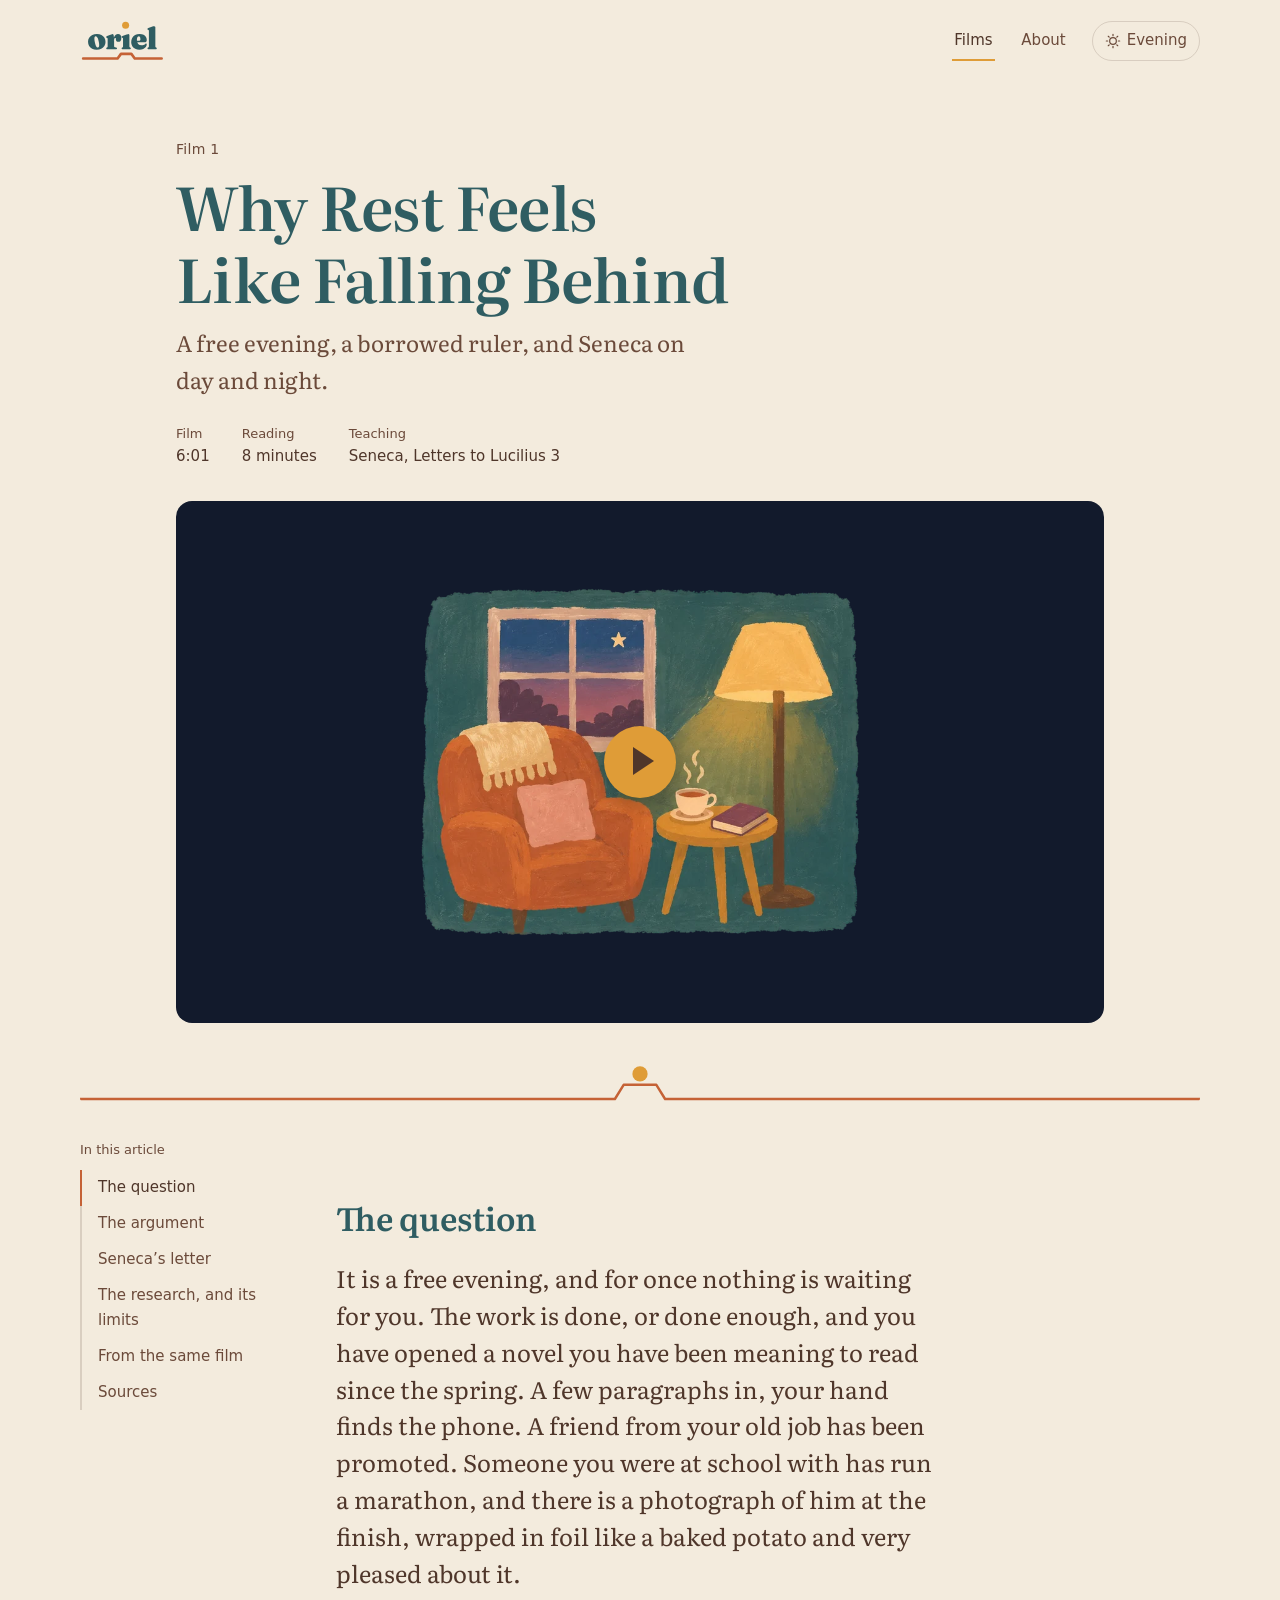
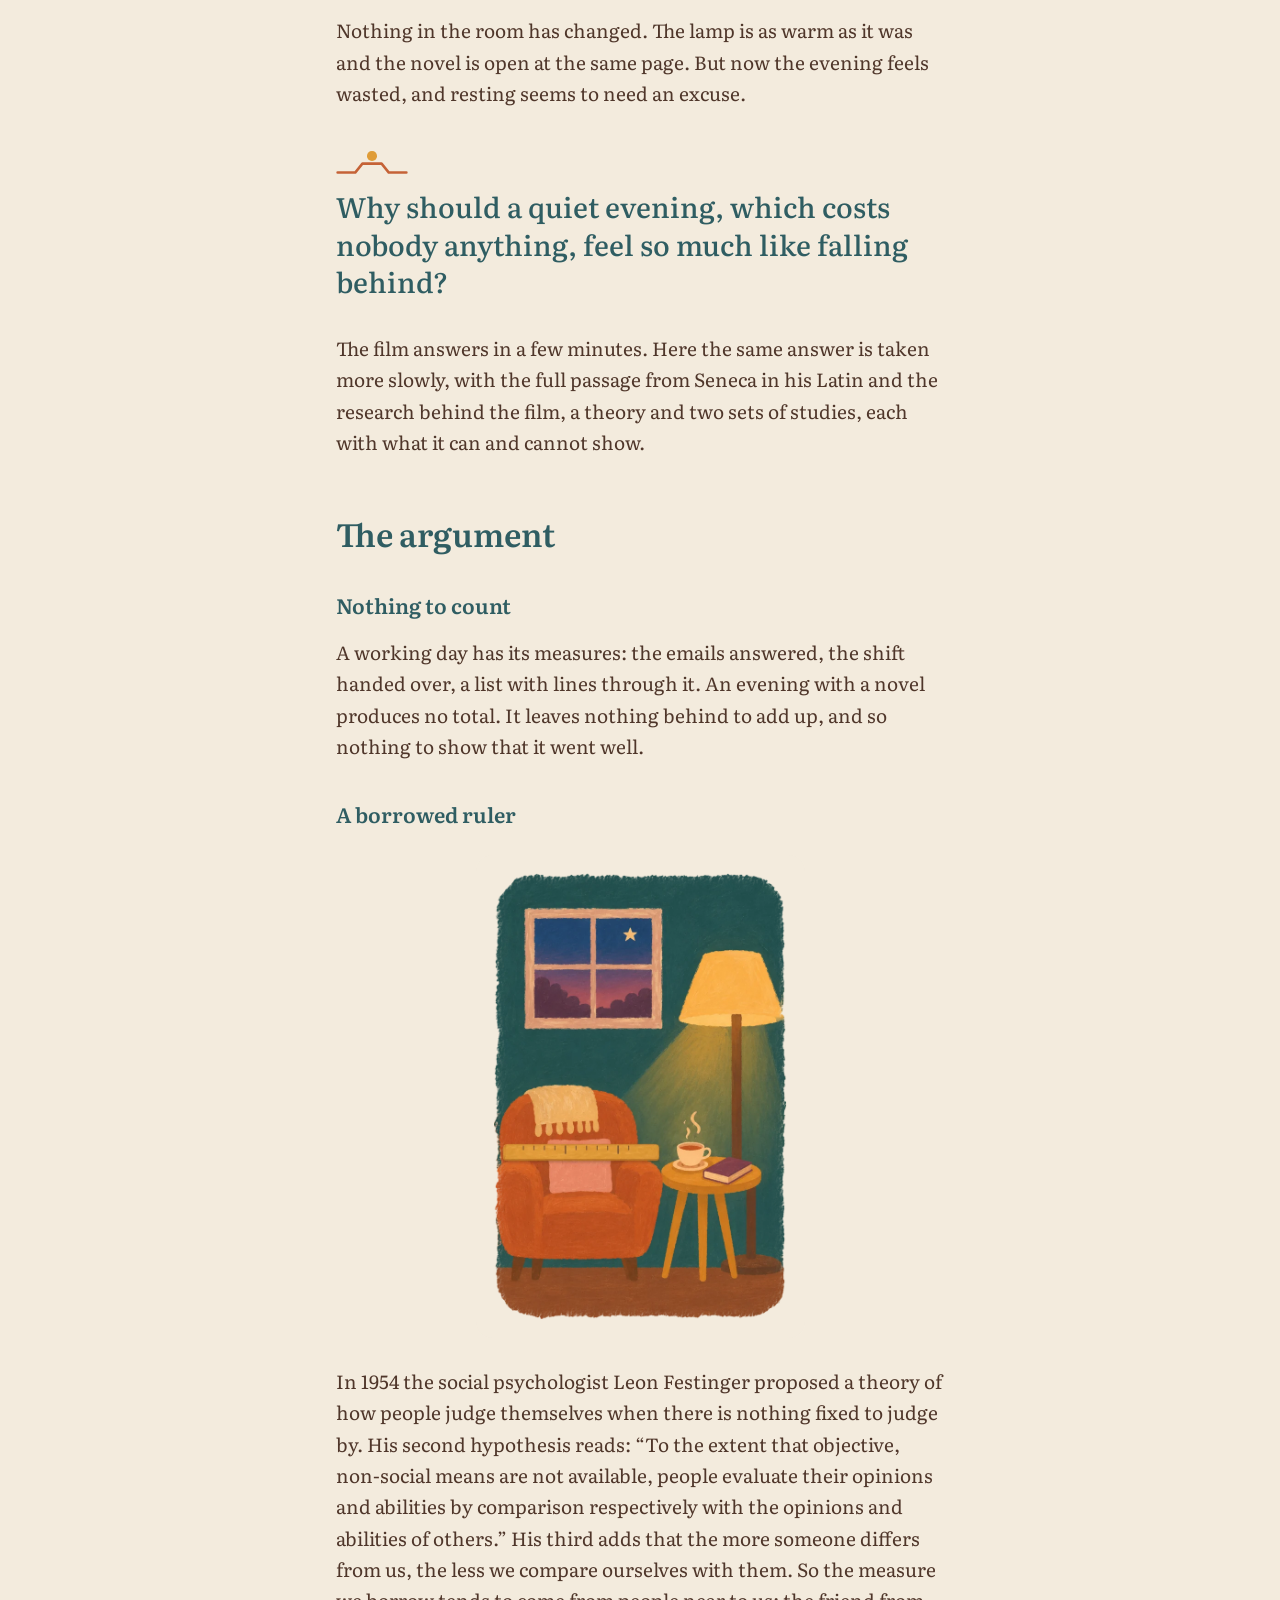
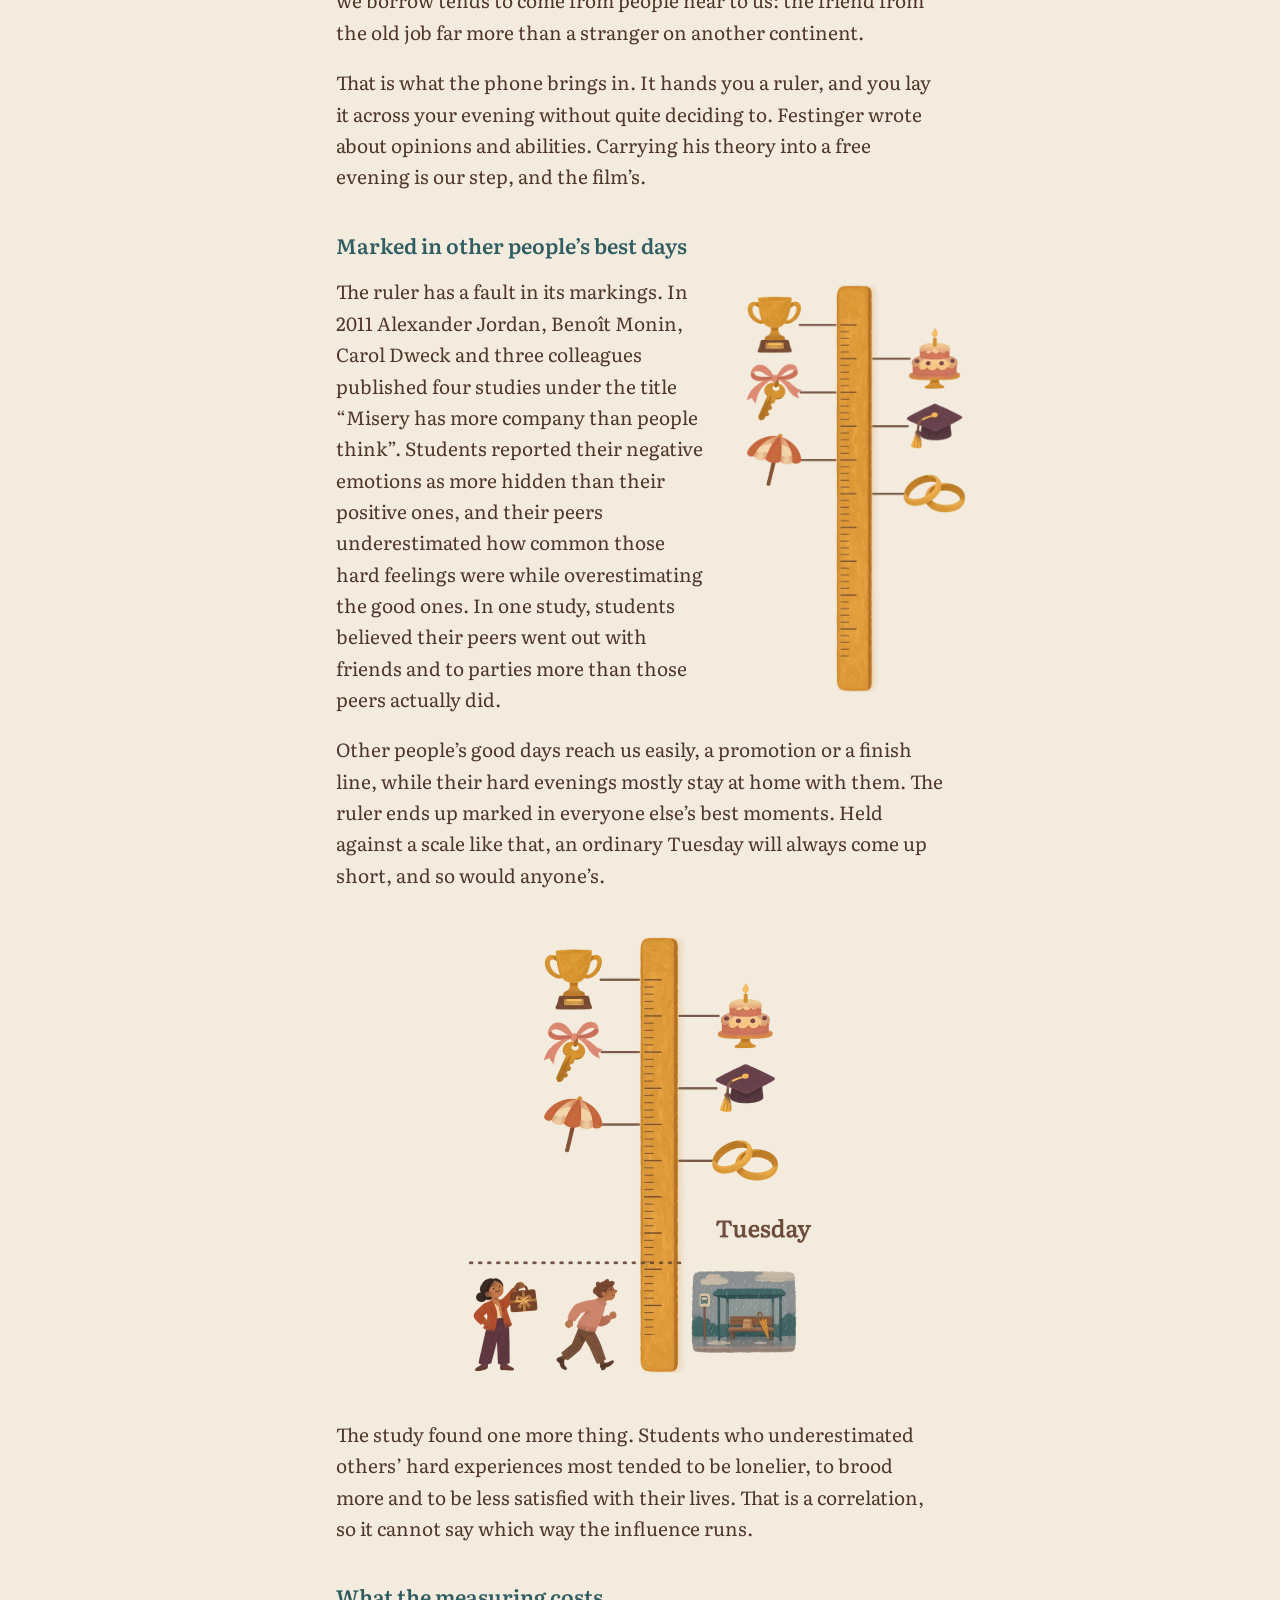
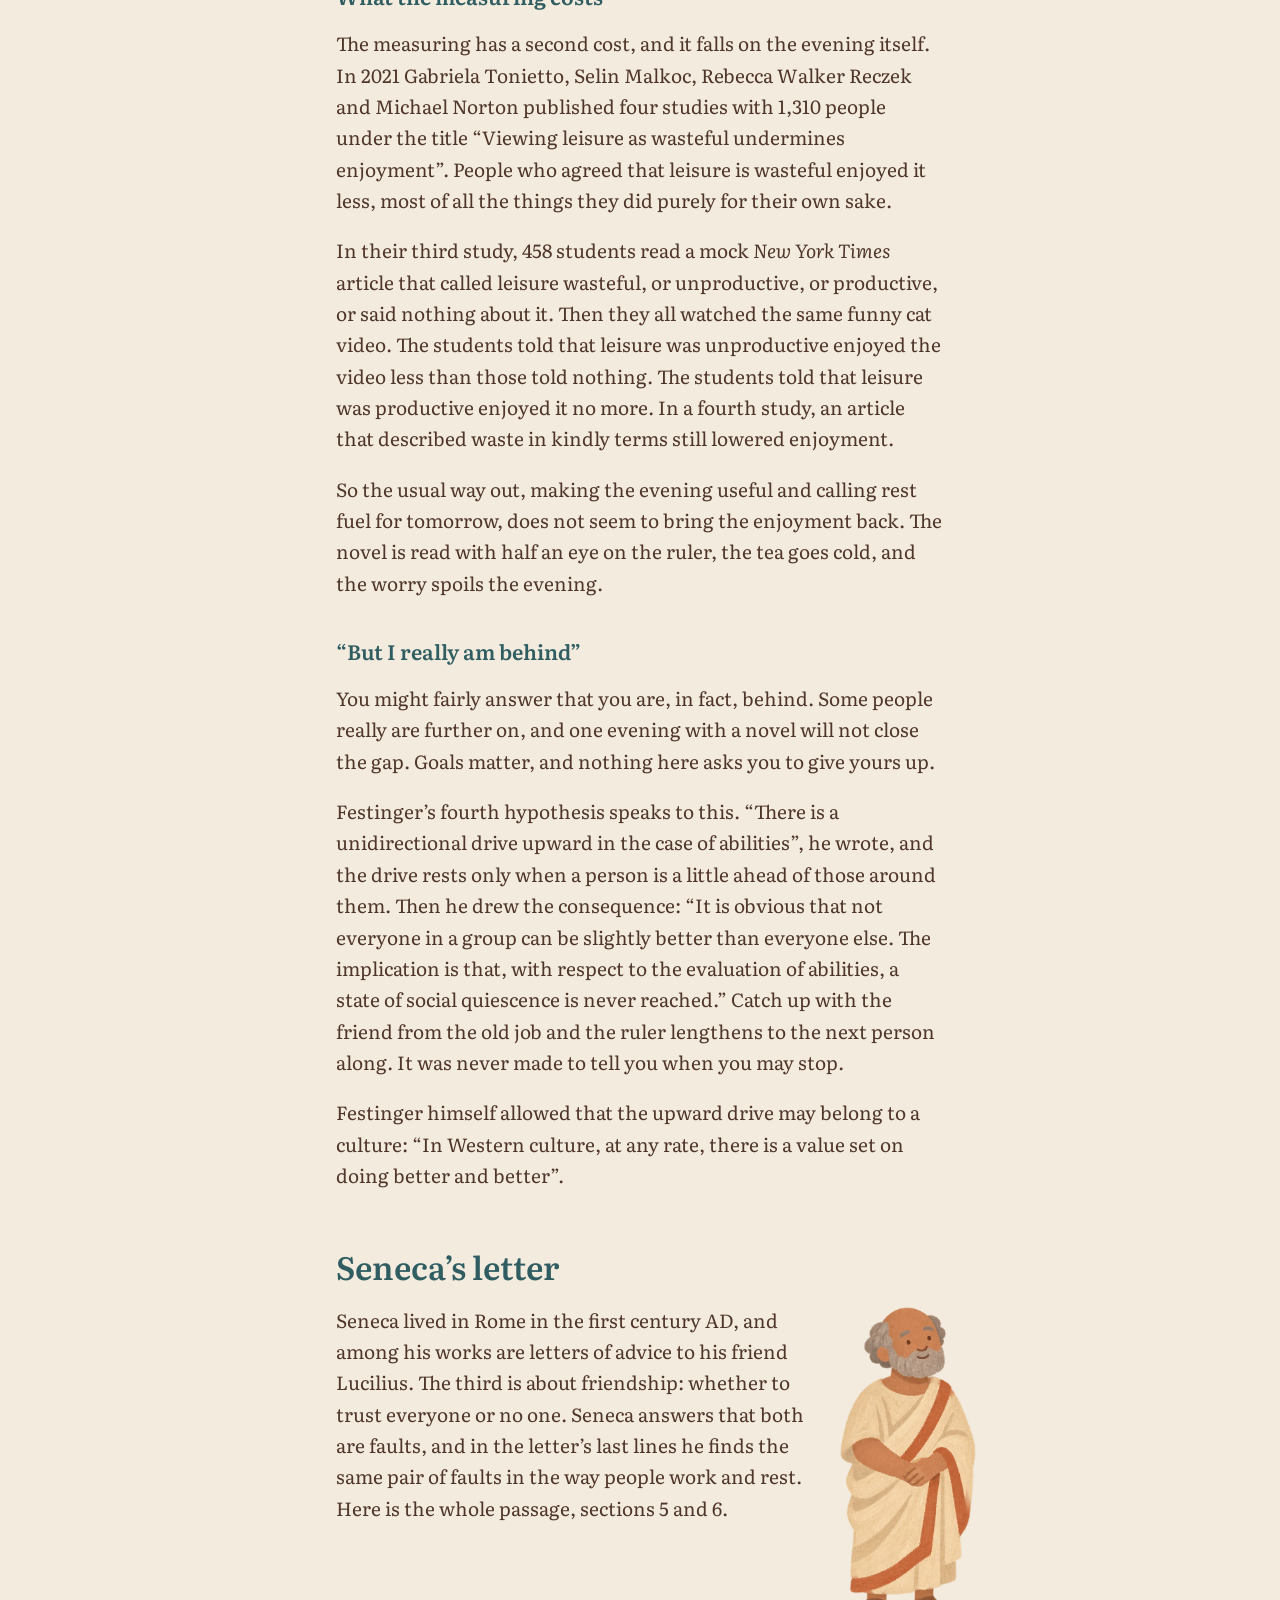
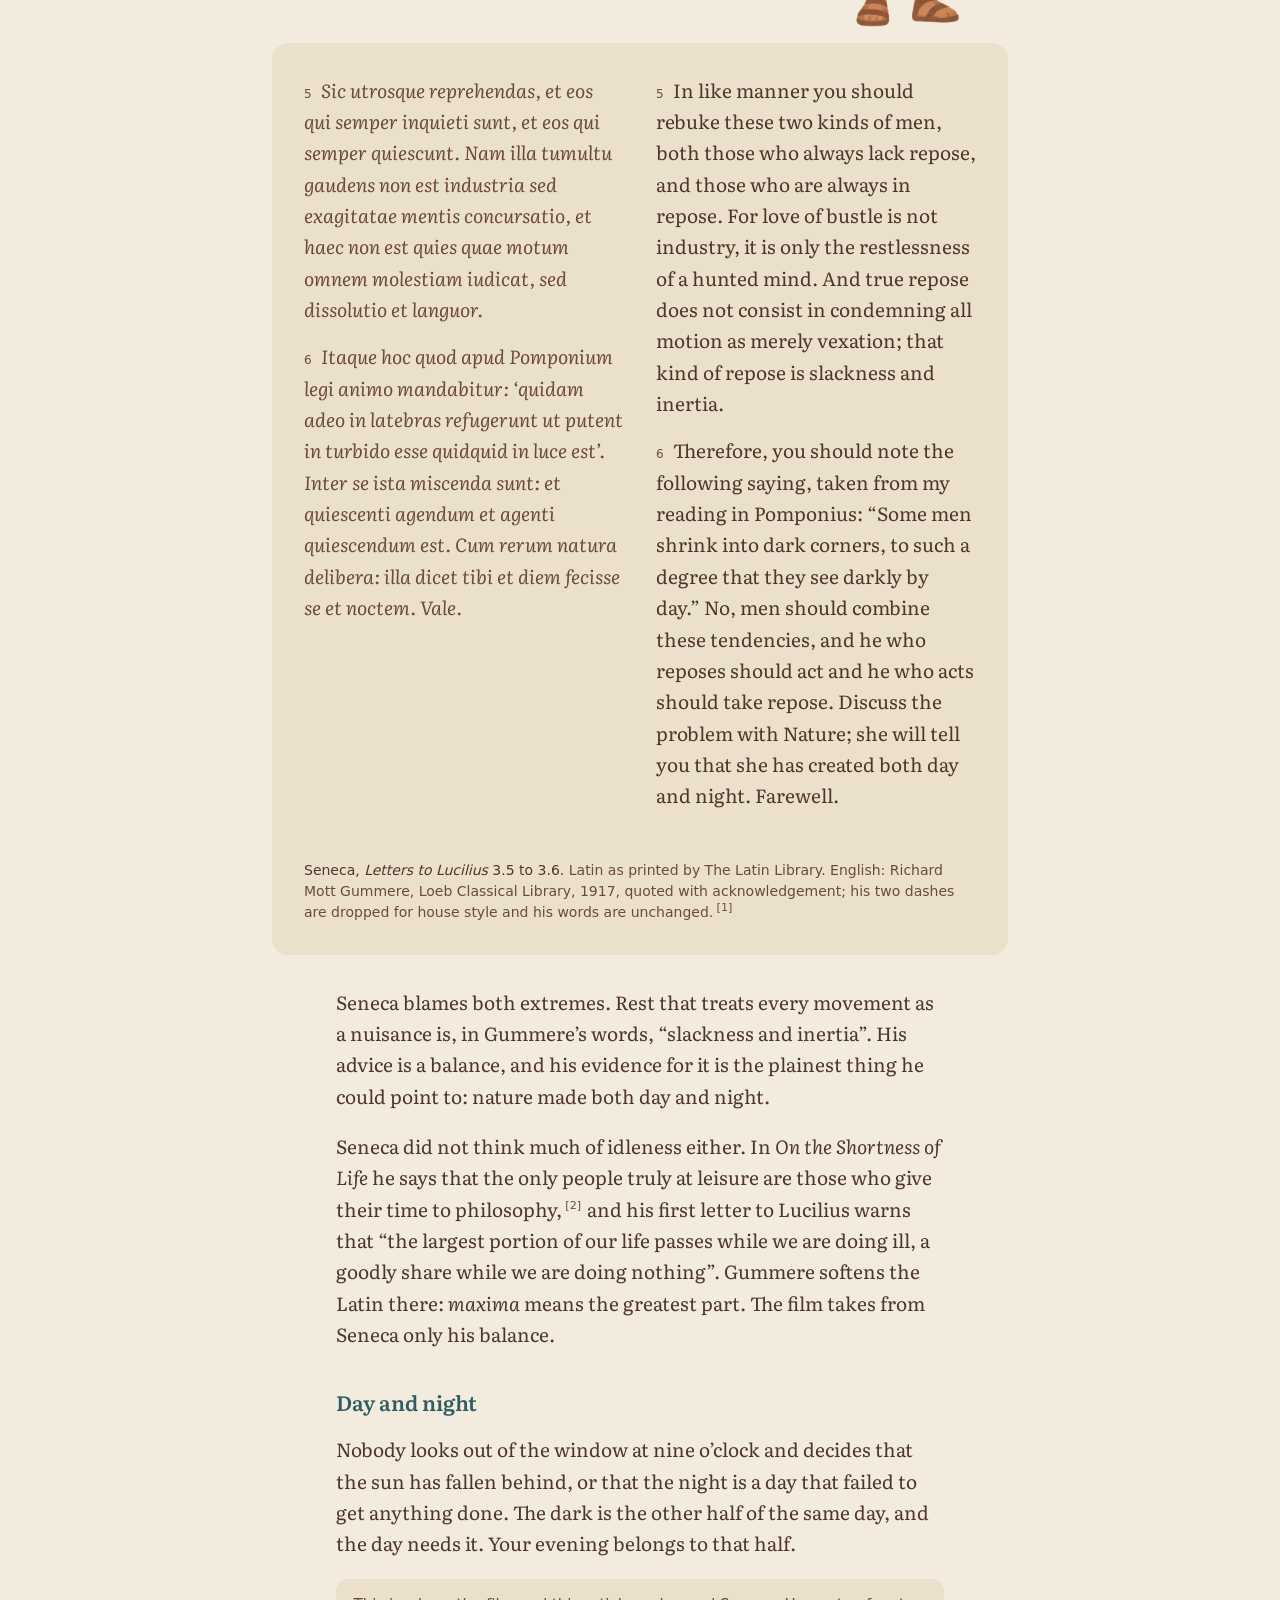
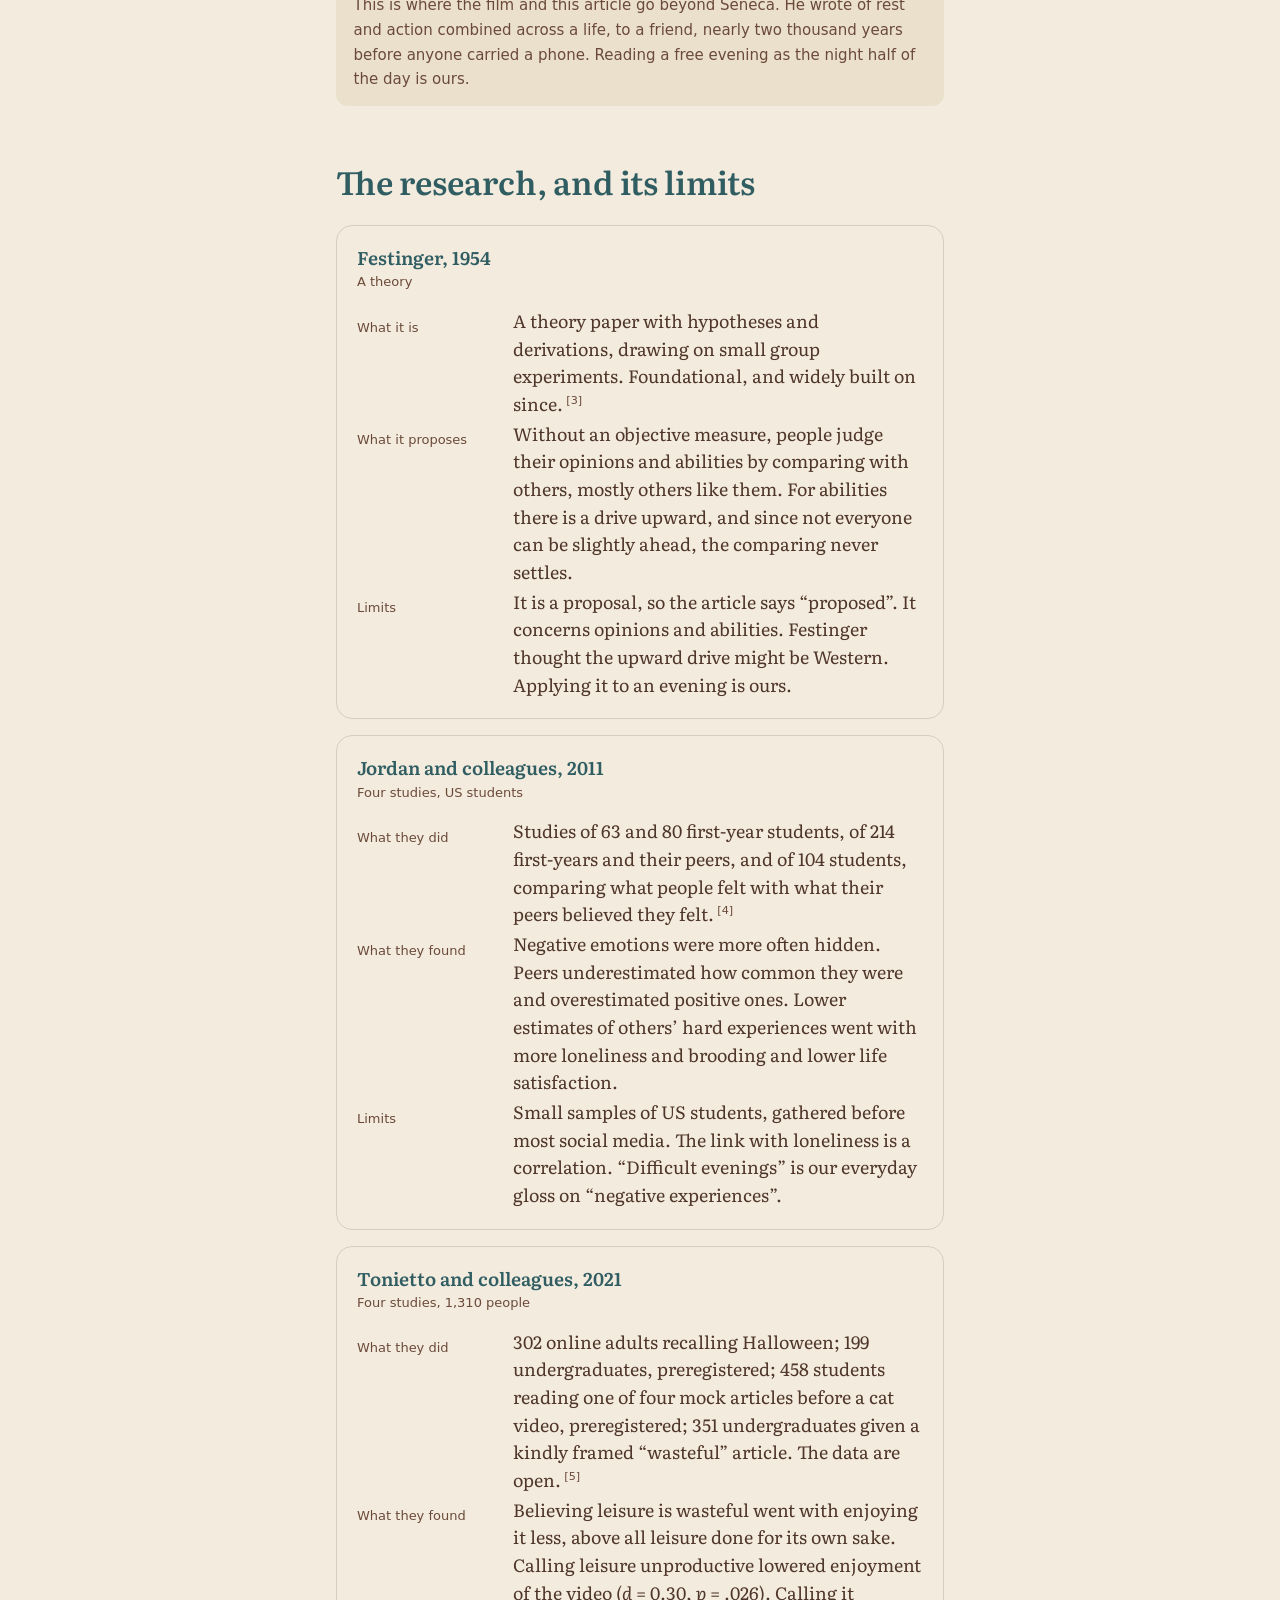
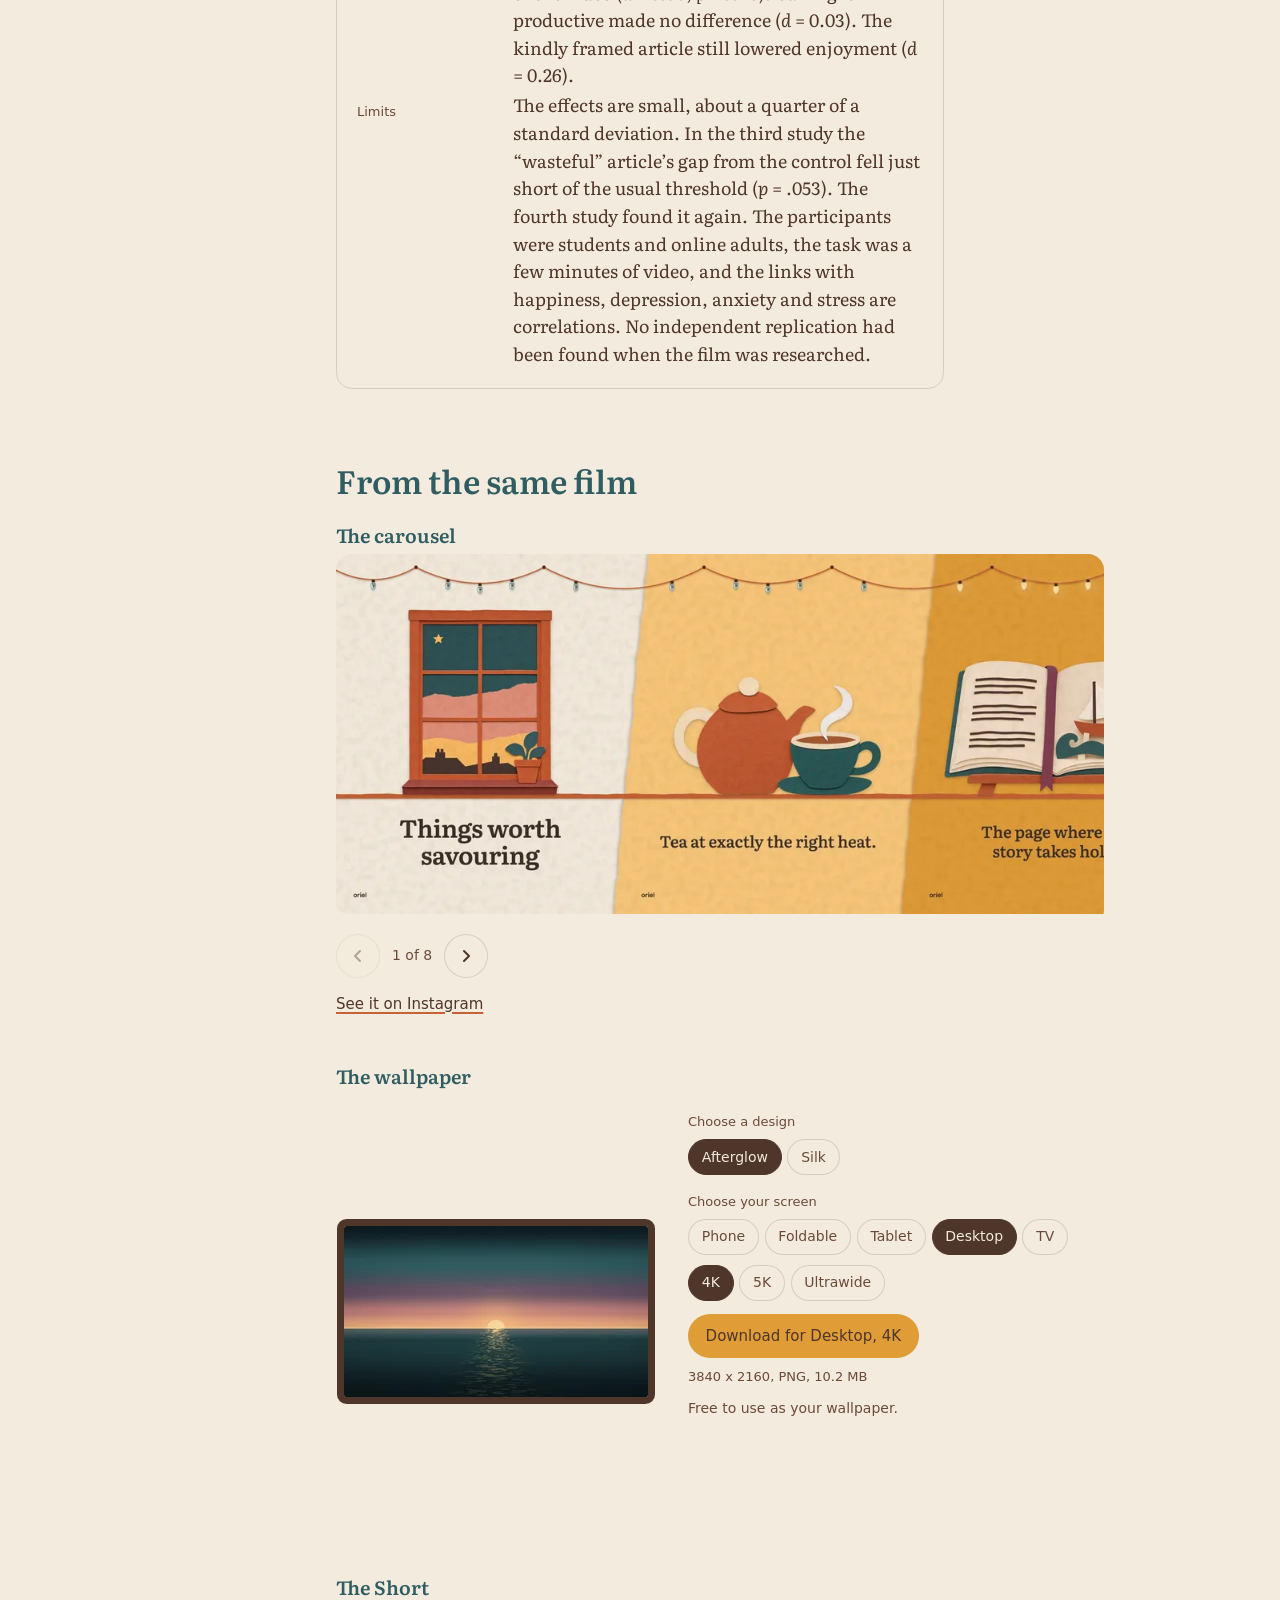
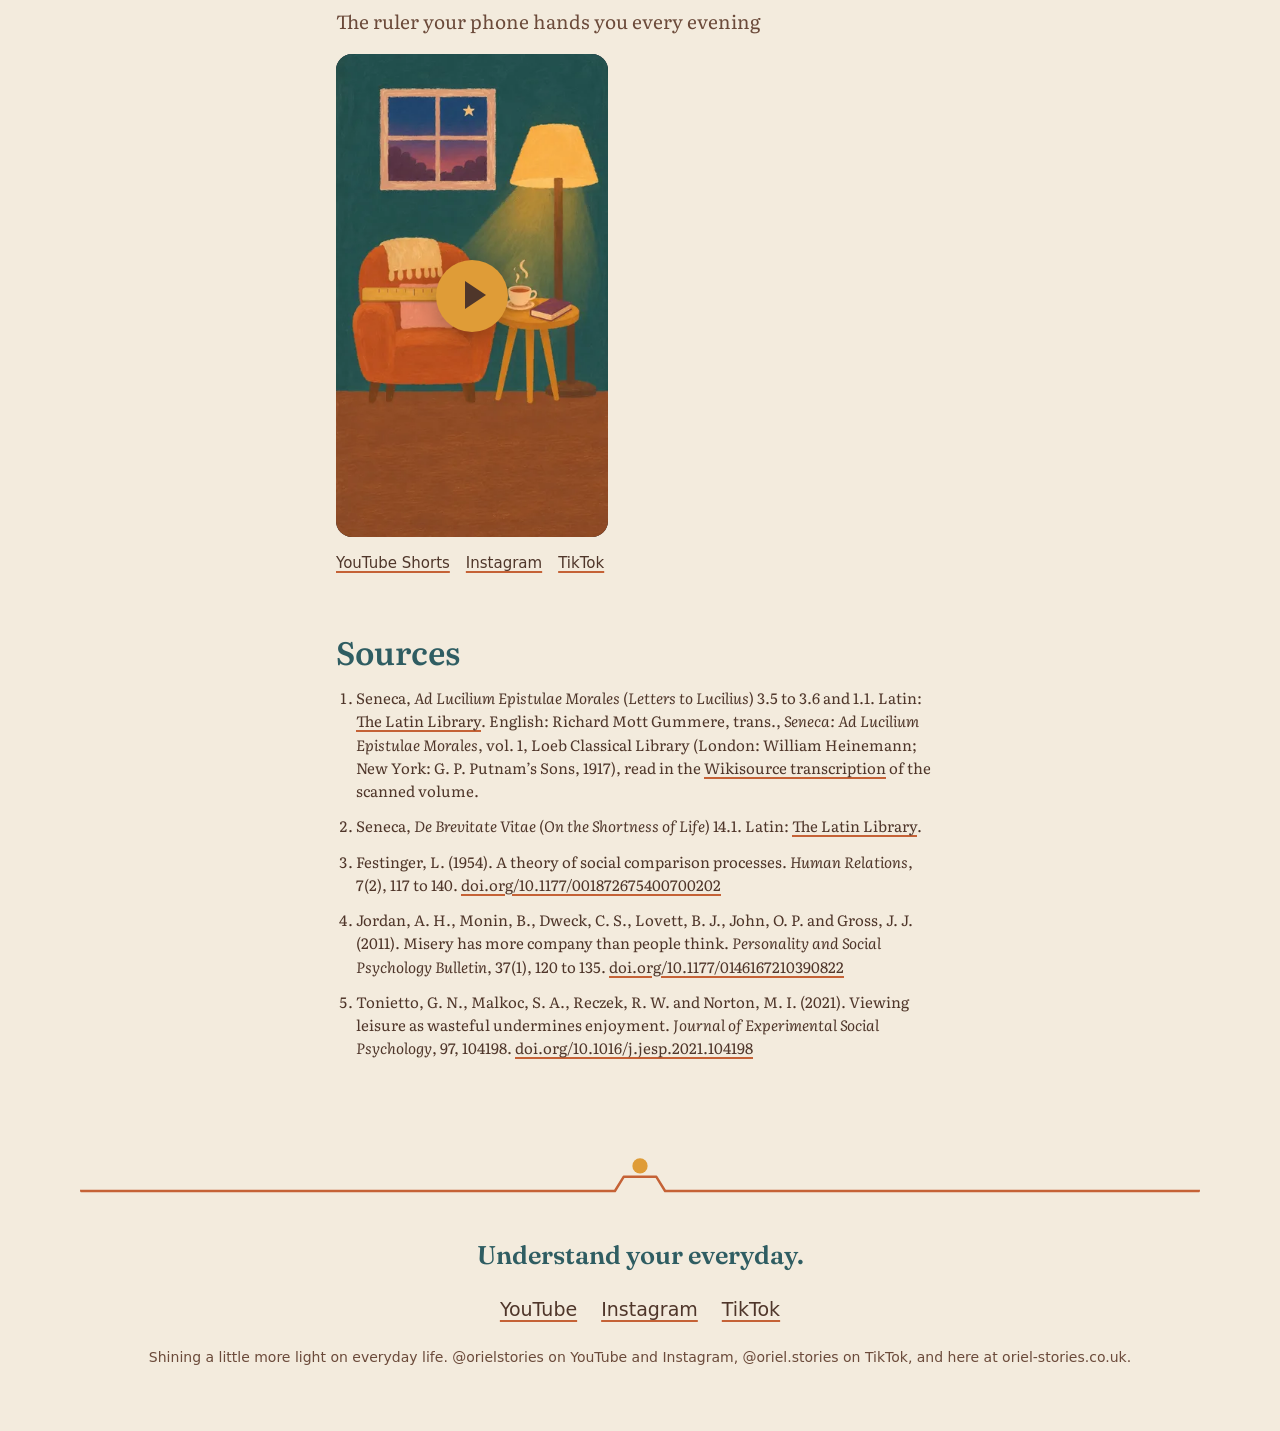
<file: films/why-rest-feels-like-falling-behind/index.html>
<!doctype html>
<html lang="en-GB">
<head>
<meta charset="utf-8">
<meta name="viewport" content="width=device-width, initial-scale=1, viewport-fit=cover">
<title>Why Rest Feels Like Falling Behind | Oriel</title>
<meta name="description" content="A free evening, a friend&#x27;s good news on the phone, and the feeling of losing ground. Why it happens, and what Seneca told his friend about day and night.">
<link rel="canonical" href="https://oriel-stories.co.uk/films/why-rest-feels-like-falling-behind/">
<meta property="og:type" content="website">
<meta property="og:site_name" content="Oriel">
<meta property="og:title" content="Why Rest Feels Like Falling Behind">
<meta property="og:description" content="A free evening, a friend&#x27;s good news on the phone, and the feeling of losing ground. Why it happens, and what Seneca told his friend about day and night.">
<meta property="og:url" content="https://oriel-stories.co.uk/films/why-rest-feels-like-falling-behind/">
<meta property="og:image" content="https://oriel-stories.co.uk/img/films/why-rest-feels-like-falling-behind/hero-891.webp">
<meta name="theme-color" content="#F3EBDD" media="(prefers-color-scheme: light)">
<meta name="theme-color" content="#1F3B3F" media="(prefers-color-scheme: dark)">
<script>try{var t=localStorage.getItem("oriel-theme");if(t)document.documentElement.dataset.theme=t;if(localStorage.getItem("oriel-still")==="1")document.documentElement.dataset.still="1"}catch(e){}</script>
<link rel="preconnect" href="https://fonts.googleapis.com">
<link rel="preconnect" href="https://fonts.gstatic.com" crossorigin>
<link rel="stylesheet" href="https://fonts.googleapis.com/css2?family=Google+Sans:wght@400..600&family=Literata:ital,opsz,wght@0,7..72,400..600;1,7..72,400&display=swap">
<link rel="stylesheet" href="https://fonts.googleapis.com/css2?family=Fraunces:opsz,wght@144,600&display=block&text=%20.Uadenorstuvy">
<link rel="stylesheet" href="/oriel.css">
<link rel="icon" href="/img/mark.svg" type="image/svg+xml">
</head>
<body class="film">
<a class="skip" href="#main">Skip to content</a>
<header class="site-head">
  <a class="brand" href="/"><svg class="lockup" role="img" aria-label="Oriel" focusable="false" xmlns="http://www.w3.org/2000/svg" viewBox="-238.0 -956.2 2770.5 1358.8"><path d="M -135.5 300.0 H 990.0 L 1100.0 150.0 H 1440.5 L 1550.5 300.0 H 2430.0" fill="none" class="sill" stroke="#C56236" stroke-width="85.0" stroke-linecap="round" stroke-linejoin="round"/><g class="word" fill="#2F5D62"><path d="M314.0 -496.0Q399.0 -496.0 462.2 -463.8Q525.5 -431.5 560.5 -373.8Q595.5 -316.0 595.5 -239.0Q595.5 -168.0 558.8 -110.8Q522.0 -53.5 457.0 -19.8Q392.0 14.0 306.0 14.0Q221.5 14.0 158.2 -18.8Q95.0 -51.5 59.8 -109.3Q24.5 -167.0 24.5 -243.0Q24.5 -315.5 61.5 -372.5Q98.5 -429.5 163.5 -462.8Q228.5 -496.0 314.0 -496.0ZM350.5 -57.0Q369.5 -61.5 379.5 -83.5Q389.5 -105.5 388.5 -147.8Q387.5 -190.0 373.5 -255.0Q360.5 -317.0 344.2 -356.2Q328.0 -395.5 309.2 -412.8Q290.5 -430.0 270.0 -425.0Q251.0 -420.5 241.0 -398.5Q231.0 -376.5 232.2 -334.5Q233.5 -292.5 247.0 -227.0Q260.0 -165.5 276.2 -126.0Q292.5 -86.5 311.2 -69.5Q330.0 -52.5 350.5 -57.0Z"/><path d="M857.5 -273.0Q857.5 -349.0 877.5 -398.5Q897.5 -448.0 930.5 -472.0Q963.5 -496.0 1003.0 -496.0Q1056.0 -496.0 1084.0 -464.2Q1112.0 -432.5 1112.0 -369.0Q1112.0 -304.0 1085.8 -273.0Q1059.5 -242.0 1017.5 -242.0Q975.0 -242.0 954.0 -263.8Q933.0 -285.5 933.0 -324.0V-345.0Q932.5 -357.5 927.2 -364.5Q922.0 -371.5 911.0 -371.5Q901.0 -371.5 893.2 -362.5Q885.5 -353.5 881.0 -333.8Q876.5 -314.0 876.5 -280.5ZM863.0 -452.0 876.5 -346.0V-103.0Q876.5 -86.0 881.5 -78.8Q886.5 -71.5 904.0 -68.0L942.5 -60.5Q957.0 -57.5 964.0 -50.2Q971.0 -43.0 971.0 -30.0Q971.0 -15.5 961.5 -7.8Q952.0 0.0 933.0 0.0H657.0Q637.0 0.0 628.2 -7.8Q619.5 -15.5 619.5 -29.5Q619.5 -39.0 624.5 -46.5Q629.5 -54.0 640.5 -58.5L652.0 -63.5Q659.5 -67.0 662.5 -75.3Q665.5 -83.5 665.5 -103.0V-339.5Q665.5 -355.0 661.2 -361.8Q657.0 -368.5 648.5 -371.0L637.5 -374.0Q627.0 -377.5 622.2 -384.0Q617.5 -390.5 617.5 -400.0Q617.5 -412.0 624.2 -419.0Q631.0 -426.0 648.0 -432.5L757.5 -474.5Q792.5 -488.0 807.5 -492.0Q822.5 -496.0 831.0 -496.0Q845.0 -496.0 852.2 -486.0Q859.5 -476.0 863.0 -452.0Z"/><path d="M1376.0 -463.5V-103.0Q1376.0 -84.0 1379.5 -76.0Q1383.0 -68.0 1390.0 -63.5L1400.5 -58.5Q1410.0 -54.0 1415.2 -46.5Q1420.5 -39.0 1420.5 -29.0Q1420.5 -15.0 1411.0 -7.5Q1401.5 0.0 1384.5 0.0H1159.0Q1142.5 0.0 1133.0 -7.5Q1123.5 -15.0 1123.5 -29.0Q1123.5 -39.0 1128.8 -46.5Q1134.0 -54.0 1143.0 -58.5L1154.5 -63.5Q1161.5 -68.0 1164.8 -76.0Q1168.0 -84.0 1168.0 -103.0V-344.5Q1168.0 -360.5 1163.5 -366.5Q1159.0 -372.5 1151.0 -376.0L1140.0 -378.5Q1130.5 -382.5 1125.2 -388.2Q1120.0 -394.0 1120.0 -404.5Q1120.0 -415.5 1127.5 -422.8Q1135.0 -430.0 1150.5 -435.5L1284.5 -482.0Q1305.0 -488.5 1317.2 -491.8Q1329.5 -495.0 1344.5 -495.0Q1358.5 -495.0 1367.2 -486.2Q1376.0 -477.5 1376.0 -463.5Z"/><path d="M1944.0 -302.5Q1944.0 -268.5 1925.5 -249.5Q1907.0 -230.5 1872.0 -230.5H1575.5V-281.5H1709.0Q1736.0 -281.5 1736.0 -307.0Q1736.0 -371.0 1721.3 -398.5Q1706.5 -426.0 1683.0 -426.0Q1665.5 -426.0 1651.5 -413.0Q1637.5 -400.0 1629.2 -373.0Q1621.0 -346.0 1621.0 -304.5Q1621.0 -213.0 1662.0 -170.8Q1703.0 -128.5 1774.0 -128.5Q1807.5 -128.5 1834.8 -136.5Q1862.0 -144.5 1887.5 -168.0Q1901.5 -181.0 1908.8 -185.2Q1916.0 -189.5 1923.0 -189.5Q1933.0 -189.5 1937.5 -179.8Q1942.0 -170.0 1942.0 -156.0Q1942.0 -111.0 1911.8 -72.0Q1881.5 -33.0 1828.0 -9.5Q1774.5 14.0 1703.0 14.0Q1627.0 14.0 1566.3 -16.2Q1505.5 -46.5 1470.0 -100.8Q1434.5 -155.0 1434.5 -227.5Q1434.5 -308.5 1467.0 -368.8Q1499.5 -429.0 1561.5 -462.5Q1623.5 -496.0 1711.0 -496.0Q1788.5 -496.0 1840.3 -471.0Q1892.0 -446.0 1918.0 -402.2Q1944.0 -358.5 1944.0 -302.5Z"/><path d="M2224.0 -711.0V-103.0Q2224.0 -83.5 2227.0 -75.3Q2230.0 -67.0 2237.5 -63.5L2249.0 -58.5Q2260.0 -54.0 2265.0 -46.5Q2270.0 -39.0 2270.0 -29.5Q2270.0 -15.5 2261.2 -7.8Q2252.5 0.0 2233.0 0.0H2004.5Q1985.0 0.0 1976.0 -7.8Q1967.0 -15.5 1967.0 -29.5Q1967.0 -39.0 1972.0 -46.5Q1977.0 -54.0 1988.5 -58.5L1999.5 -63.5Q2007.0 -67.0 2010.0 -75.3Q2013.0 -83.5 2013.0 -103.0V-600.0Q2013.0 -616.0 2008.8 -622.5Q2004.5 -629.0 1996.0 -631.5L1985.0 -635.0Q1974.5 -638.5 1970.0 -644.8Q1965.5 -651.0 1965.5 -661.0Q1965.5 -672.5 1971.8 -679.5Q1978.0 -686.5 1995.5 -693.0L2108.5 -736.5Q2135.0 -746.5 2150.2 -750.8Q2165.5 -755.0 2177.0 -755.0Q2200.5 -755.0 2212.2 -742.5Q2224.0 -730.0 2224.0 -711.0Z"/></g><circle cx="1252.0" cy="-781.5" r="114.8" class="sun" fill="#DF9C37"/></svg></a>
  <nav class="site-nav" aria-label="Site"><a href="/#films" aria-current="page">Films</a><a href="/posts/what-oriel-is/">About</a><button class="theme" type="button" aria-pressed="false" title="Switch between day and evening"><svg viewBox="0 0 24 24" aria-hidden="true"><circle cx="12" cy="12" r="5"/><path d="M12 2v2M12 20v2M2 12h2M20 12h2M4.9 4.9l1.4 1.4M17.7 17.7l1.4 1.4M4.9 19.1l1.4-1.4M17.7 6.3l1.4-1.4"/></svg><span class="label">Evening</span></button></nav>
</header>
<main id="main">

<header class="film-hero">
  <div class="text">
    <p class="kicker">Film 1</p>
    <h1>Why Rest Feels Like Falling Behind</h1>
    <p class="subtitle">A free evening, a borrowed ruler, and Seneca on day and night.</p>
    <dl class="meta"><div><dt>Film</dt><dd>6:01</dd></div><div><dt>Reading</dt><dd>8 minutes</dd></div><div><dt>Teaching</dt><dd>Seneca, Letters to Lucilius 3</dd></div></dl>
  </div>
</header>
<section class="watch" id="film" aria-label="The film">
  <div class="player" data-youtube="YdunHUmpQR0" data-title="Why Rest Feels Like Falling Behind"><button type="button" class="play" aria-label="Play the film: Why Rest Feels Like Falling Behind"><img class="poster" src="/img/films/why-rest-feels-like-falling-behind/hero-720.webp" srcset="/img/films/why-rest-feels-like-falling-behind/hero-720.webp 720w, /img/films/why-rest-feels-like-falling-behind/hero-891.webp 891w" sizes="(min-width: 60rem) 40rem, 80vw" width="891" height="709" style="max-width: min(100%, 445px)" alt="A lamp-lit room at night: an armchair, a side table with tea and a novel, the window dark with one star" decoding="async" fetchpriority="high"><span class="play-icon" aria-hidden="true"></span></button></div>
</section>
<div class="sill-rule " aria-hidden="true"><svg viewBox="0 0 132 72" focusable="false"><path class="sill" d="M-4000 66 H20 L36 40 H96 L112 66 H4132"/><circle class="sun" cx="66" cy="20" r="14"/></svg></div>
<div class="reading">
  <nav class="contents" aria-labelledby="contents-title">
    <h2 id="contents-title">In this article</h2>
    <ol><li><a href="#question">The question</a></li><li><a href="#argument">The argument</a></li><li><a href="#seneca">Seneca’s letter</a></li><li><a href="#studies">The research, and its limits</a></li><li><a href="#pieces">From the same film</a></li><li><a href="#sources">Sources</a></li></ol>
  </nav>
  <div class="column">
    <article class="prose">
<!-- The article for film 1. Every claim is in docs/falling-behind/research.md (IDs in the comments); the
     passage from Seneca was read at source on 2026-11-04 (docs/site/README.md, Article checks).
     <oriel-img name="..."> is expanded by scripts/site_build.py from the film's figures in site/films.toml.
     Headings with an id appear in the contents. -->

<h2 id="question">The question</h2>

<p class="opening">It is a free evening, and for once nothing is waiting for you. The work is done, or done enough, and you have opened a novel you have been meaning to read since the spring. A few paragraphs in, your hand finds the phone. A friend from your old job has been promoted. Someone you were at school with has run a marathon, and there is a photograph of him at the finish, wrapped in foil like a baked potato and very pleased about it.</p>

<p>Nothing in the room has changed. The lamp is as warm as it was and the novel is open at the same page. But now the evening feels wasted, and resting seems to need an excuse.</p>

<p class="pull">Why should a quiet evening, which costs nobody anything, feel so much like falling behind?</p>

<p>The film answers in a few minutes. Here the same answer is taken more slowly, with the full passage from Seneca in his Latin and the research behind the film, a theory and two sets of studies, each with what it can and cannot show.</p>

<h2 id="argument">The argument</h2>

<h3>Nothing to count</h3>

<p>A working day has its measures: the emails answered, the shift handed over, a list with lines through it. An evening with a novel produces no total. It leaves nothing behind to add up, and so nothing to show that it went well.</p>

<h3>A borrowed ruler</h3>

<figure class="art figure-centre on-paper"><img src="/img/films/why-rest-feels-like-falling-behind/room-ruler-640.webp" srcset="/img/films/why-rest-feels-like-falling-behind/room-ruler-640.webp 640w, /img/films/why-rest-feels-like-falling-behind/room-ruler-658.webp 658w" sizes="(min-width: 30rem) 28rem, 92vw" width="658" height="1003" style="max-width: min(100%, 329px)" alt="A painting of the lamp-lit room, an armchair, a side table with tea, and a wooden ruler laid straight across the picture" decoding="async" loading="lazy"></figure>

<!-- P1 -->
<p>In 1954 the social psychologist Leon Festinger proposed a theory of how people judge themselves when there is nothing fixed to judge by. His second hypothesis reads: “To the extent that objective, non-social means are not available, people evaluate their opinions and abilities by comparison respectively with the opinions and abilities of others.” His third adds that the more someone differs from us, the less we compare ourselves with them. So the measure we borrow tends to come from people near to us: the friend from the old job far more than a stranger on another continent.</p>

<p>That is what the phone brings in. It hands you a ruler, and you lay it across your evening without quite deciding to. Festinger wrote about opinions and abilities. Carrying his theory into a free evening is our step, and the film’s.</p>

<h3>Marked in other people’s best days</h3>

<figure class="art figure-right on-paper"><img src="/img/films/why-rest-feels-like-falling-behind/ruler-best-522.webp" srcset="/img/films/why-rest-feels-like-falling-behind/ruler-best-522.webp 522w" sizes="(min-width: 60rem) 18rem, 70vw" width="522" height="964" style="max-width: min(100%, 261px)" alt="A wooden ruler standing upright like a height chart, each of its marks a best day: a trophy, a birthday cake, a key with a bow, a graduation cap, a beach umbrella and wedding rings" decoding="async" loading="lazy"></figure>

<!-- P10 -->
<p>The ruler has a fault in its markings. In 2011 Alexander Jordan, Benoît Monin, Carol Dweck and three colleagues published four studies under the title “Misery has more company than people think”. Students reported their negative emotions as more hidden than their positive ones, and their peers underestimated how common those hard feelings were while overestimating the good ones. In one study, students believed their peers went out with friends and to parties more than those peers actually did.</p>

<p>Other people’s good days reach us easily, a promotion or a finish line, while their hard evenings mostly stay at home with them. The ruler ends up marked in everyone else’s best moments. Held against a scale like that, an ordinary Tuesday will always come up short, and so would anyone’s.</p>

<figure class="art figure-centre on-paper"><img src="/img/films/why-rest-feels-like-falling-behind/tuesday-all-640.webp" srcset="/img/films/why-rest-feels-like-falling-behind/tuesday-all-640.webp 640w, /img/films/why-rest-feels-like-falling-behind/tuesday-all-761.webp 761w" sizes="(min-width: 30rem) 28rem, 92vw" width="761" height="964" style="max-width: min(100%, 380px)" alt="The same upright ruler. At its foot a bus stop in the rain, lettered Tuesday, with two people standing beside it; a dotted line marks how high they all reach, far below the lowest of the ruler’s best days" decoding="async" loading="lazy"></figure>

<p>The study found one more thing. Students who underestimated others’ hard experiences most tended to be lonelier, to brood more and to be less satisfied with their lives. That is a correlation, so it cannot say which way the influence runs.</p>

<h3>What the measuring costs</h3>

<!-- P2 -->
<p>The measuring has a second cost, and it falls on the evening itself. In 2021 Gabriela Tonietto, Selin Malkoc, Rebecca Walker Reczek and Michael Norton published four studies with 1,310 people under the title “Viewing leisure as wasteful undermines enjoyment”. People who agreed that leisure is wasteful enjoyed it less, most of all the things they did purely for their own sake.</p>

<p>In their third study, 458 students read a mock <i>New York Times</i> article that called leisure wasteful, or unproductive, or productive, or said nothing about it. Then they all watched the same funny cat video. The students told that leisure was unproductive enjoyed the video less than those told nothing. The students told that leisure was productive enjoyed it no more. In a fourth study, an article that described waste in kindly terms still lowered enjoyment.</p>

<p>So the usual way out, making the evening useful and calling rest fuel for tomorrow, does not seem to bring the enjoyment back. The novel is read with half an eye on the ruler, the tea goes cold, and the worry spoils the evening.</p>

<h3>“But I really am behind”</h3>

<p>You might fairly answer that you are, in fact, behind. Some people really are further on, and one evening with a novel will not close the gap. Goals matter, and nothing here asks you to give yours up.</p>

<!-- P1, Hypothesis IV -->
<p>Festinger’s fourth hypothesis speaks to this. “There is a unidirectional drive upward in the case of abilities”, he wrote, and the drive rests only when a person is a little ahead of those around them. Then he drew the consequence: “It is obvious that not everyone in a group can be slightly better than everyone else. The implication is that, with respect to the evaluation of abilities, a state of social quiescence is never reached.” Catch up with the friend from the old job and the ruler lengthens to the next person along. It was never made to tell you when you may stop.</p>

<p>Festinger himself allowed that the upward drive may belong to a culture: “In Western culture, at any rate, there is a value set on doing better and better”.</p>

<h2 id="seneca">Seneca’s letter</h2>

<figure class="art figure-right narrow"><img src="/img/films/why-rest-feels-like-falling-behind/seneca-387.webp" srcset="/img/films/why-rest-feels-like-falling-behind/seneca-387.webp 387w" sizes="(min-width: 60rem) 18rem, 70vw" width="387" height="909" style="max-width: min(100%, 193px)" alt="Seneca, an old man with a white beard in a toga with a terracotta border, his hands folded" decoding="async" loading="lazy"></figure>

<!-- T9 -->
<p>Seneca lived in Rome in the first century AD, and among his works are letters of advice to his friend Lucilius. The third is about friendship: whether to trust everyone or no one. Seneca answers that both are faults, and in the letter’s last lines he finds the same pair of faults in the way people work and rest. Here is the whole passage, sections 5 and 6.</p>

<figure class="passage">
  <blockquote class="original" lang="la">
    <p><span class="sec">5</span> Sic utrosque reprehendas, et eos qui semper inquieti sunt, et eos qui semper quiescunt. Nam illa tumultu gaudens non est industria sed exagitatae mentis concursatio, et haec non est quies quae motum omnem molestiam iudicat, sed dissolutio et languor.</p>
    <p><span class="sec">6</span> Itaque hoc quod apud Pomponium legi animo mandabitur: ‘quidam adeo in latebras refugerunt ut putent in turbido esse quidquid in luce est’. Inter se ista miscenda sunt: et quiescenti agendum et agenti quiescendum est. Cum rerum natura delibera: illa dicet tibi et diem fecisse se et noctem. Vale.</p>
  </blockquote>
  <blockquote class="translation">
    <p><span class="sec">5</span> In like manner you should rebuke these two kinds of men, both those who always lack repose, and those who are always in repose. For love of bustle is not industry, it is only the restlessness of a hunted mind. And true repose does not consist in condemning all motion as merely vexation; that kind of repose is slackness and inertia.</p>
    <p><span class="sec">6</span> Therefore, you should note the following saying, taken from my reading in Pomponius: “Some men shrink into dark corners, to such a degree that they see darkly by day.” No, men should combine these tendencies, and he who reposes should act and he who acts should take repose. Discuss the problem with Nature; she will tell you that she has created both day and night. Farewell.</p>
  </blockquote>
  <figcaption><cite>Seneca, <i>Letters to Lucilius</i> 3.5 to 3.6.</cite> Latin as printed by The Latin Library. English: Richard Mott Gummere, Loeb Classical Library, 1917, quoted with acknowledgement; his two dashes are dropped for house style and his words are unchanged.<a class="ref" href="#source-1">1</a></figcaption>
</figure>

<p>Seneca blames both extremes. Rest that treats every movement as a nuisance is, in Gummere’s words, “slackness and inertia”. His advice is a balance, and his evidence for it is the plainest thing he could point to: nature made both day and night.</p>

<!-- T7, T8 -->
<p>Seneca did not think much of idleness either. In <i>On the Shortness of Life</i> he says that the only people truly at leisure are those who give their time to philosophy,<a class="ref" href="#source-2">2</a> and his first letter to Lucilius warns that “the largest portion of our life passes while we are doing ill, a goodly share while we are doing nothing”. Gummere softens the Latin there: <i lang="la">maxima</i> means the greatest part. The film takes from Seneca only his balance.</p>

<h3>Day and night</h3>

<p>Nobody looks out of the window at nine o’clock and decides that the sun has fallen behind, or that the night is a day that failed to get anything done. The dark is the other half of the same day, and the day needs it. Your evening belongs to that half.</p>

<p class="ours">This is where the film and this article go beyond Seneca. He wrote of rest and action combined across a life, to a friend, nearly two thousand years before anyone carried a phone. Reading a free evening as the night half of the day is ours.</p>

<h2 id="studies">The research, and its limits</h2>

<div class="studies">
  <section class="study" aria-labelledby="study-festinger">
    <h3 id="study-festinger">Festinger, 1954</h3>
    <p class="kind">A theory</p>
    <dl>
      <dt>What it is</dt>
      <dd>A theory paper with hypotheses and derivations, drawing on small group experiments. Foundational, and widely built on since.<a class="ref" href="#source-3">3</a></dd>
      <dt>What it proposes</dt>
      <dd>Without an objective measure, people judge their opinions and abilities by comparing with others, mostly others like them. For abilities there is a drive upward, and since not everyone can be slightly ahead, the comparing never settles.</dd>
      <dt>Limits</dt>
      <dd>It is a proposal, so the article says “proposed”. It concerns opinions and abilities. Festinger thought the upward drive might be Western. Applying it to an evening is ours.</dd>
    </dl>
  </section>

  <section class="study" aria-labelledby="study-jordan">
    <h3 id="study-jordan">Jordan and colleagues, 2011</h3>
    <p class="kind">Four studies, US students</p>
    <dl>
      <dt>What they did</dt>
      <dd>Studies of 63 and 80 first-year students, of 214 first-years and their peers, and of 104 students, comparing what people felt with what their peers believed they felt.<a class="ref" href="#source-4">4</a></dd>
      <dt>What they found</dt>
      <dd>Negative emotions were more often hidden. Peers underestimated how common they were and overestimated positive ones. Lower estimates of others’ hard experiences went with more loneliness and brooding and lower life satisfaction.</dd>
      <dt>Limits</dt>
      <dd>Small samples of US students, gathered before most social media. The link with loneliness is a correlation. “Difficult evenings” is our everyday gloss on “negative experiences”.</dd>
    </dl>
  </section>

  <section class="study" aria-labelledby="study-tonietto">
    <h3 id="study-tonietto">Tonietto and colleagues, 2021</h3>
    <p class="kind">Four studies, 1,310 people</p>
    <dl>
      <dt>What they did</dt>
      <dd>302 online adults recalling Halloween; 199 undergraduates, preregistered; 458 students reading one of four mock articles before a cat video, preregistered; 351 undergraduates given a kindly framed “wasteful” article. The data are open.<a class="ref" href="#source-5">5</a></dd>
      <dt>What they found</dt>
      <dd>Believing leisure is wasteful went with enjoying it less, above all leisure done for its own sake. Calling leisure unproductive lowered enjoyment of the video (<i>d</i> = 0.30, <i>p</i> = .026). Calling it productive made no difference (<i>d</i> = 0.03). The kindly framed article still lowered enjoyment (<i>d</i> = 0.26).</dd>
      <dt>Limits</dt>
      <dd>The effects are small, about a quarter of a standard deviation. In the third study the “wasteful” article’s gap from the control fell just short of the usual threshold (<i>p</i> = .053). The fourth study found it again. The participants were students and online adults, the task was a few minutes of video, and the links with happiness, depression, anxiety and stress are correlations. No independent replication had been found when the film was researched.</dd>
    </dl>
  </section>
</div>

</article>
<section class="pieces-block" id="pieces" aria-labelledby="pieces-title">
  <h2 id="pieces-title">From the same film</h2>

  <section class="piece carousel" id="carousel" aria-labelledby="carousel-title">
    <h3 id="carousel-title">The carousel</h3>
    <div class="strip panoramic" role="region" aria-label="The carousel, 8 slides; scroll sideways, or use the arrow, Home and End keys" tabindex="0">
      <ol><li><img src="/img/films/why-rest-feels-like-falling-behind/slide-1-360.webp" srcset="/img/films/why-rest-feels-like-falling-behind/slide-1-360.webp 360w, /img/films/why-rest-feels-like-falling-behind/slide-1-720.webp 720w" sizes="(min-width: 48rem) 18rem, 72vw" width="1080" height="1350" style="max-width: min(100%, 540px)" alt="Things worth savouring. A tall window at dusk, the sky in its panes going from gold to rose to teal, the first star out." decoding="async" loading="lazy"></li><li><img src="/img/films/why-rest-feels-like-falling-behind/slide-2-360.webp" srcset="/img/films/why-rest-feels-like-falling-behind/slide-2-360.webp 360w, /img/films/why-rest-feels-like-falling-behind/slide-2-720.webp 720w" sizes="(min-width: 48rem) 18rem, 72vw" width="1080" height="1350" style="max-width: min(100%, 540px)" alt="Tea at exactly the right heat. A terracotta teapot and a teal cup of tea, one curl of steam rising." decoding="async" loading="lazy"></li><li><img src="/img/films/why-rest-feels-like-falling-behind/slide-3-360.webp" srcset="/img/films/why-rest-feels-like-falling-behind/slide-3-360.webp 360w, /img/films/why-rest-feels-like-falling-behind/slide-3-720.webp 720w" sizes="(min-width: 48rem) 18rem, 72vw" width="1080" height="1350" style="max-width: min(100%, 540px)" alt="The page where the story takes hold. An open book, a paper boat on paper waves and a paper sun popping up out of its page." decoding="async" loading="lazy"></li><li><img src="/img/films/why-rest-feels-like-falling-behind/slide-4-360.webp" srcset="/img/films/why-rest-feels-like-falling-behind/slide-4-360.webp 360w, /img/films/why-rest-feels-like-falling-behind/slide-4-720.webp 720w" sizes="(min-width: 48rem) 18rem, 72vw" width="1080" height="1350" style="max-width: min(100%, 540px)" alt="A meal that took all evening. A teal pot on a low flame, a wooden spoon across its rim, steam rising, a bowl of carrots and onions beside it." decoding="async" loading="lazy"></li><li><img src="/img/films/why-rest-feels-like-falling-behind/slide-5-360.webp" srcset="/img/films/why-rest-feels-like-falling-behind/slide-5-360.webp 360w, /img/films/why-rest-feels-like-falling-behind/slide-5-720.webp 720w" sizes="(min-width: 48rem) 18rem, 72vw" width="1080" height="1350" style="max-width: min(100%, 540px)" alt="A long call with an old friend. An old terracotta telephone, its cradle empty, its coiled cord climbing out of the top of the picture; beside it a cup of tea gone cold and a biscuit." decoding="async" loading="lazy"></li><li><img src="/img/films/why-rest-feels-like-falling-behind/slide-6-360.webp" srcset="/img/films/why-rest-feels-like-falling-behind/slide-6-360.webp 360w, /img/films/why-rest-feels-like-falling-behind/slide-6-720.webp 720w" sizes="(min-width: 48rem) 18rem, 72vw" width="1080" height="1350" style="max-width: min(100%, 540px)" alt="A walk with no step count. Muddy walking boots with leaves stuck to them; beside them, a smartwatch asleep in a drawer under a little blanket." decoding="async" loading="lazy"></li><li><img src="/img/films/why-rest-feels-like-falling-behind/slide-7-360.webp" srcset="/img/films/why-rest-feels-like-falling-behind/slide-7-360.webp 360w, /img/films/why-rest-feels-like-falling-behind/slide-7-720.webp 720w" sizes="(min-width: 48rem) 18rem, 72vw" width="1080" height="1350" style="max-width: min(100%, 540px)" alt="The cat has decided you are staying in. A ginger cat asleep on a coat, a scarf and the house keys." decoding="async" loading="lazy"></li><li><img src="/img/films/why-rest-feels-like-falling-behind/slide-8-360.webp" srcset="/img/films/why-rest-feels-like-falling-behind/slide-8-360.webp 360w, /img/films/why-rest-feels-like-falling-behind/slide-8-720.webp 720w" sizes="(min-width: 48rem) 18rem, 72vw" width="1080" height="1350" style="max-width: min(100%, 540px)" alt="Rest well. It counts too. The same window in deep night, a sleeping crescent moon in a nightcap and stars in its panes. The full film is on YouTube: @orielstories." decoding="async" loading="lazy"></li></ol>
    </div>
    <div class="strip-nav">
      <button type="button" class="prev" aria-label="Previous slide"><svg viewBox="0 0 16 16" aria-hidden="true"><path d="M10 3 5 8l5 5"/></svg></button>
      <span class="count" aria-live="polite">1 of 8</span>
      <button type="button" class="next" aria-label="Next slide"><svg viewBox="0 0 16 16" aria-hidden="true"><path d="m6 3 5 5-5 5"/></svg></button>
    </div>
    <p class="where"><a href="https://www.instagram.com/p/DfYRRISCHDx/">See it on Instagram</a></p>
  </section>

  <section class="piece wallpaper" id="wallpaper" aria-labelledby="wallpaper-title">
    <h3 id="wallpaper-title">The wallpaper</h3>
    <div class="wallpaper-grid">
      <div class="preview-box"><div class="device-frame phone portrait"><img class="wp-preview" src="/img/films/why-rest-feels-like-falling-behind/wallpaper-afterglow-phone-185.webp" srcset="/img/films/why-rest-feels-like-falling-behind/wallpaper-afterglow-phone-185.webp 185w, /img/films/why-rest-feels-like-falling-behind/wallpaper-afterglow-phone-370.webp 370w" sizes="185px" width="185" height="400" style="width: 185px; height: 400px" alt="An abstract dusk: the sky passing from night through rose to the last light, the sun half under a still sea, its light broken on the water" decoding="async" loading="lazy"></div></div>
      <div class="choose"><fieldset class="devices designs"><legend>Choose a design</legend><div class="options"><label><input type="radio" name="wp-design-why-rest-feels-like-falling-behind" value="afterglow" data-alt="An abstract dusk: the sky passing from night through rose to the last light, the sun half under a still sea, its light broken on the water" checked><span>Afterglow</span></label><label><input type="radio" name="wp-design-why-rest-feels-like-falling-behind" value="silk" data-alt="Abstract folds of colour, like silk, passing from night teal at the top through violet and rose to warm gold"><span>Silk</span></label></div></fieldset><fieldset class="devices screens"><legend>Choose your screen</legend><div class="options"><label><input type="radio" name="wp-device-why-rest-feels-like-falling-behind" value="Phone" checked><span>Phone</span></label><label><input type="radio" name="wp-device-why-rest-feels-like-falling-behind" value="Foldable"><span>Foldable</span></label><label><input type="radio" name="wp-device-why-rest-feels-like-falling-behind" value="Tablet"><span>Tablet</span></label><label><input type="radio" name="wp-device-why-rest-feels-like-falling-behind" value="Desktop"><span>Desktop</span></label><label><input type="radio" name="wp-device-why-rest-feels-like-falling-behind" value="TV"><span>TV</span></label></div></fieldset><fieldset class="devices variants"><legend class="visually-hidden">Which one</legend><div class="options"><label data-device="Phone"><input type="radio" name="wp-format-why-rest-feels-like-falling-behind" value="phone" data-designs="{&quot;afterglow&quot;: {&quot;preview&quot;: &quot;/img/films/why-rest-feels-like-falling-behind/wallpaper-afterglow-phone-185.webp 185w, /img/films/why-rest-feels-like-falling-behind/wallpaper-afterglow-phone-370.webp 370w&quot;, &quot;href&quot;: &quot;/dl/oriel-afterglow-phone-1290x2796.png&quot;, &quot;name&quot;: &quot;oriel-afterglow-phone-1290x2796.png&quot;, &quot;detail&quot;: &quot;1290 x 2796, PNG, 4.6 MB&quot;}, &quot;silk&quot;: {&quot;preview&quot;: &quot;/img/films/why-rest-feels-like-falling-behind/wallpaper-silk-phone-185.webp 185w, /img/films/why-rest-feels-like-falling-behind/wallpaper-silk-phone-370.webp 370w&quot;, &quot;href&quot;: &quot;/dl/oriel-silk-phone-1290x2796.png&quot;, &quot;name&quot;: &quot;oriel-silk-phone-1290x2796.png&quot;, &quot;detail&quot;: &quot;1290 x 2796, PNG, 4.2 MB&quot;}}" data-cw="185" data-ch="400" data-shape="phone portrait" data-label="iPhone" checked><span>iPhone</span></label><label data-device="Phone"><input type="radio" name="wp-format-why-rest-feels-like-falling-behind" value="android" data-designs="{&quot;afterglow&quot;: {&quot;preview&quot;: &quot;/img/films/why-rest-feels-like-falling-behind/wallpaper-afterglow-android-180.webp 180w, /img/films/why-rest-feels-like-falling-behind/wallpaper-afterglow-android-360.webp 360w&quot;, &quot;href&quot;: &quot;/dl/oriel-afterglow-android-1440x3200.png&quot;, &quot;name&quot;: &quot;oriel-afterglow-android-1440x3200.png&quot;, &quot;detail&quot;: &quot;1440 x 3200, PNG, 5.8 MB&quot;}, &quot;silk&quot;: {&quot;preview&quot;: &quot;/img/films/why-rest-feels-like-falling-behind/wallpaper-silk-android-180.webp 180w, /img/films/why-rest-feels-like-falling-behind/wallpaper-silk-android-360.webp 360w&quot;, &quot;href&quot;: &quot;/dl/oriel-silk-android-1440x3200.png&quot;, &quot;name&quot;: &quot;oriel-silk-android-1440x3200.png&quot;, &quot;detail&quot;: &quot;1440 x 3200, PNG, 5.4 MB&quot;}}" data-cw="180" data-ch="400" data-shape="phone portrait" data-label="Android"><span>Android</span></label><label data-device="Foldable" hidden><input type="radio" name="wp-format-why-rest-feels-like-falling-behind" value="fold-inner" data-designs="{&quot;afterglow&quot;: {&quot;preview&quot;: &quot;/img/films/why-rest-feels-like-falling-behind/wallpaper-afterglow-fold-inner-304.webp 304w, /img/films/why-rest-feels-like-falling-behind/wallpaper-afterglow-fold-inner-608.webp 608w&quot;, &quot;href&quot;: &quot;/dl/oriel-afterglow-fold-inner-2208x1768.png&quot;, &quot;name&quot;: &quot;oriel-afterglow-fold-inner-2208x1768.png&quot;, &quot;detail&quot;: &quot;2208 x 1768, PNG, 4.9 MB&quot;}, &quot;silk&quot;: {&quot;preview&quot;: &quot;/img/films/why-rest-feels-like-falling-behind/wallpaper-silk-fold-inner-304.webp 304w, /img/films/why-rest-feels-like-falling-behind/wallpaper-silk-fold-inner-608.webp 608w&quot;, &quot;href&quot;: &quot;/dl/oriel-silk-fold-inner-2208x1768.png&quot;, &quot;name&quot;: &quot;oriel-silk-fold-inner-2208x1768.png&quot;, &quot;detail&quot;: &quot;2208 x 1768, PNG, 4.6 MB&quot;}}" data-cw="304" data-ch="243" data-shape="tablet landscape" data-label="Foldable, inner screen"><span>Inner screen</span></label><label data-device="Foldable" hidden><input type="radio" name="wp-format-why-rest-feels-like-falling-behind" value="fold-cover" data-designs="{&quot;afterglow&quot;: {&quot;preview&quot;: &quot;/img/films/why-rest-feels-like-falling-behind/wallpaper-afterglow-fold-cover-163.webp 163w, /img/films/why-rest-feels-like-falling-behind/wallpaper-afterglow-fold-cover-326.webp 326w&quot;, &quot;href&quot;: &quot;/dl/oriel-afterglow-fold-cover-968x2376.png&quot;, &quot;name&quot;: &quot;oriel-afterglow-fold-cover-968x2376.png&quot;, &quot;detail&quot;: &quot;968 x 2376, PNG, 2.9 MB&quot;}, &quot;silk&quot;: {&quot;preview&quot;: &quot;/img/films/why-rest-feels-like-falling-behind/wallpaper-silk-fold-cover-163.webp 163w, /img/films/why-rest-feels-like-falling-behind/wallpaper-silk-fold-cover-326.webp 326w&quot;, &quot;href&quot;: &quot;/dl/oriel-silk-fold-cover-968x2376.png&quot;, &quot;name&quot;: &quot;oriel-silk-fold-cover-968x2376.png&quot;, &quot;detail&quot;: &quot;968 x 2376, PNG, 2.7 MB&quot;}}" data-cw="163" data-ch="400" data-shape="phone portrait" data-label="Foldable, cover screen"><span>Cover screen</span></label><label data-device="Tablet" hidden><input type="radio" name="wp-format-why-rest-feels-like-falling-behind" value="tablet-landscape" data-designs="{&quot;afterglow&quot;: {&quot;preview&quot;: &quot;/img/films/why-rest-feels-like-falling-behind/wallpaper-afterglow-tablet-landscape-304.webp 304w, /img/films/why-rest-feels-like-falling-behind/wallpaper-afterglow-tablet-landscape-608.webp 608w&quot;, &quot;href&quot;: &quot;/dl/oriel-afterglow-tablet-landscape-2732x2048.png&quot;, &quot;name&quot;: &quot;oriel-afterglow-tablet-landscape-2732x2048.png&quot;, &quot;detail&quot;: &quot;2732 x 2048, PNG, 6.9 MB&quot;}, &quot;silk&quot;: {&quot;preview&quot;: &quot;/img/films/why-rest-feels-like-falling-behind/wallpaper-silk-tablet-landscape-304.webp 304w, /img/films/why-rest-feels-like-falling-behind/wallpaper-silk-tablet-landscape-608.webp 608w&quot;, &quot;href&quot;: &quot;/dl/oriel-silk-tablet-landscape-2732x2048.png&quot;, &quot;name&quot;: &quot;oriel-silk-tablet-landscape-2732x2048.png&quot;, &quot;detail&quot;: &quot;2732 x 2048, PNG, 6.5 MB&quot;}}" data-cw="304" data-ch="228" data-shape="tablet landscape" data-label="Tablet, landscape"><span>Landscape</span></label><label data-device="Tablet" hidden><input type="radio" name="wp-format-why-rest-feels-like-falling-behind" value="tablet-portrait" data-designs="{&quot;afterglow&quot;: {&quot;preview&quot;: &quot;/img/films/why-rest-feels-like-falling-behind/wallpaper-afterglow-tablet-portrait-300.webp 300w, /img/films/why-rest-feels-like-falling-behind/wallpaper-afterglow-tablet-portrait-600.webp 600w&quot;, &quot;href&quot;: &quot;/dl/oriel-afterglow-tablet-portrait-2048x2732.png&quot;, &quot;name&quot;: &quot;oriel-afterglow-tablet-portrait-2048x2732.png&quot;, &quot;detail&quot;: &quot;2048 x 2732, PNG, 7.0 MB&quot;}, &quot;silk&quot;: {&quot;preview&quot;: &quot;/img/films/why-rest-feels-like-falling-behind/wallpaper-silk-tablet-portrait-300.webp 300w, /img/films/why-rest-feels-like-falling-behind/wallpaper-silk-tablet-portrait-600.webp 600w&quot;, &quot;href&quot;: &quot;/dl/oriel-silk-tablet-portrait-2048x2732.png&quot;, &quot;name&quot;: &quot;oriel-silk-tablet-portrait-2048x2732.png&quot;, &quot;detail&quot;: &quot;2048 x 2732, PNG, 6.6 MB&quot;}}" data-cw="300" data-ch="400" data-shape="tablet portrait" data-label="Tablet, portrait"><span>Portrait</span></label><label data-device="Desktop" hidden><input type="radio" name="wp-format-why-rest-feels-like-falling-behind" value="desktop-4k" data-designs="{&quot;afterglow&quot;: {&quot;preview&quot;: &quot;/img/films/why-rest-feels-like-falling-behind/wallpaper-afterglow-desktop-4k-304.webp 304w, /img/films/why-rest-feels-like-falling-behind/wallpaper-afterglow-desktop-4k-608.webp 608w&quot;, &quot;href&quot;: &quot;/dl/oriel-afterglow-desktop-4k-3840x2160.png&quot;, &quot;name&quot;: &quot;oriel-afterglow-desktop-4k-3840x2160.png&quot;, &quot;detail&quot;: &quot;3840 x 2160, PNG, 10.2 MB&quot;}, &quot;silk&quot;: {&quot;preview&quot;: &quot;/img/films/why-rest-feels-like-falling-behind/wallpaper-silk-desktop-4k-304.webp 304w, /img/films/why-rest-feels-like-falling-behind/wallpaper-silk-desktop-4k-608.webp 608w&quot;, &quot;href&quot;: &quot;/dl/oriel-silk-desktop-4k-3840x2160.png&quot;, &quot;name&quot;: &quot;oriel-silk-desktop-4k-3840x2160.png&quot;, &quot;detail&quot;: &quot;3840 x 2160, PNG, 9.7 MB&quot;}}" data-cw="304" data-ch="171" data-shape="desktop landscape" data-label="Desktop, 4K"><span>4K</span></label><label data-device="Desktop" hidden><input type="radio" name="wp-format-why-rest-feels-like-falling-behind" value="desktop-5k" data-designs="{&quot;afterglow&quot;: {&quot;preview&quot;: &quot;/img/films/why-rest-feels-like-falling-behind/wallpaper-afterglow-desktop-5k-304.webp 304w, /img/films/why-rest-feels-like-falling-behind/wallpaper-afterglow-desktop-5k-608.webp 608w&quot;, &quot;href&quot;: &quot;/dl/oriel-afterglow-desktop-5k-5120x2880.png&quot;, &quot;name&quot;: &quot;oriel-afterglow-desktop-5k-5120x2880.png&quot;, &quot;detail&quot;: &quot;5120 x 2880, PNG, 18.1 MB&quot;}, &quot;silk&quot;: {&quot;preview&quot;: &quot;/img/films/why-rest-feels-like-falling-behind/wallpaper-silk-desktop-5k-304.webp 304w, /img/films/why-rest-feels-like-falling-behind/wallpaper-silk-desktop-5k-608.webp 608w&quot;, &quot;href&quot;: &quot;/dl/oriel-silk-desktop-5k-5120x2880.png&quot;, &quot;name&quot;: &quot;oriel-silk-desktop-5k-5120x2880.png&quot;, &quot;detail&quot;: &quot;5120 x 2880, PNG, 17.2 MB&quot;}}" data-cw="304" data-ch="171" data-shape="desktop landscape" data-label="Desktop, 5K"><span>5K</span></label><label data-device="Desktop" hidden><input type="radio" name="wp-format-why-rest-feels-like-falling-behind" value="ultrawide" data-designs="{&quot;afterglow&quot;: {&quot;preview&quot;: &quot;/img/films/why-rest-feels-like-falling-behind/wallpaper-afterglow-ultrawide-304.webp 304w, /img/films/why-rest-feels-like-falling-behind/wallpaper-afterglow-ultrawide-608.webp 608w&quot;, &quot;href&quot;: &quot;/dl/oriel-afterglow-ultrawide-5120x2160.png&quot;, &quot;name&quot;: &quot;oriel-afterglow-ultrawide-5120x2160.png&quot;, &quot;detail&quot;: &quot;5120 x 2160, PNG, 13.6 MB&quot;}, &quot;silk&quot;: {&quot;preview&quot;: &quot;/img/films/why-rest-feels-like-falling-behind/wallpaper-silk-ultrawide-304.webp 304w, /img/films/why-rest-feels-like-falling-behind/wallpaper-silk-ultrawide-608.webp 608w&quot;, &quot;href&quot;: &quot;/dl/oriel-silk-ultrawide-5120x2160.png&quot;, &quot;name&quot;: &quot;oriel-silk-ultrawide-5120x2160.png&quot;, &quot;detail&quot;: &quot;5120 x 2160, PNG, 12.9 MB&quot;}}" data-cw="304" data-ch="128" data-shape="desktop landscape" data-label="Desktop, ultrawide"><span>Ultrawide</span></label><label data-device="TV" hidden data-alone><input type="radio" name="wp-format-why-rest-feels-like-falling-behind" value="tv" data-designs="{&quot;afterglow&quot;: {&quot;preview&quot;: &quot;/img/films/why-rest-feels-like-falling-behind/wallpaper-afterglow-tv-304.webp 304w, /img/films/why-rest-feels-like-falling-behind/wallpaper-afterglow-tv-608.webp 608w&quot;, &quot;href&quot;: &quot;/dl/oriel-afterglow-tv-3840x2160.png&quot;, &quot;name&quot;: &quot;oriel-afterglow-tv-3840x2160.png&quot;, &quot;detail&quot;: &quot;3840 x 2160, PNG, 10.2 MB&quot;}, &quot;silk&quot;: {&quot;preview&quot;: &quot;/img/films/why-rest-feels-like-falling-behind/wallpaper-silk-tv-304.webp 304w, /img/films/why-rest-feels-like-falling-behind/wallpaper-silk-tv-608.webp 608w&quot;, &quot;href&quot;: &quot;/dl/oriel-silk-tv-3840x2160.png&quot;, &quot;name&quot;: &quot;oriel-silk-tv-3840x2160.png&quot;, &quot;detail&quot;: &quot;3840 x 2160, PNG, 9.7 MB&quot;}}" data-cw="304" data-ch="171" data-shape="tv landscape" data-label="TV"><span>4K</span></label></div></fieldset><p class="where download"><a class="button" href="/dl/oriel-afterglow-phone-1290x2796.png" download="oriel-afterglow-phone-1290x2796.png">Download for <span class="device">iPhone</span></a><span class="file" aria-live="polite">1290 x 2796, PNG, 4.6 MB</span></p><p class="free">Free to use as your wallpaper.</p><noscript><ul class="every"><li><a href="/dl/oriel-afterglow-phone-1290x2796.png" download>Afterglow, Phone, iPhone: 1290 x 2796</a></li><li><a href="/dl/oriel-afterglow-android-1440x3200.png" download>Afterglow, Phone, Android: 1440 x 3200</a></li><li><a href="/dl/oriel-afterglow-fold-inner-2208x1768.png" download>Afterglow, Foldable, Inner screen: 2208 x 1768</a></li><li><a href="/dl/oriel-afterglow-fold-cover-968x2376.png" download>Afterglow, Foldable, Cover screen: 968 x 2376</a></li><li><a href="/dl/oriel-afterglow-tablet-landscape-2732x2048.png" download>Afterglow, Tablet, Landscape: 2732 x 2048</a></li><li><a href="/dl/oriel-afterglow-tablet-portrait-2048x2732.png" download>Afterglow, Tablet, Portrait: 2048 x 2732</a></li><li><a href="/dl/oriel-afterglow-desktop-4k-3840x2160.png" download>Afterglow, Desktop, 4K: 3840 x 2160</a></li><li><a href="/dl/oriel-afterglow-desktop-5k-5120x2880.png" download>Afterglow, Desktop, 5K: 5120 x 2880</a></li><li><a href="/dl/oriel-afterglow-ultrawide-5120x2160.png" download>Afterglow, Desktop, Ultrawide: 5120 x 2160</a></li><li><a href="/dl/oriel-afterglow-tv-3840x2160.png" download>Afterglow, TV, 4K: 3840 x 2160</a></li><li><a href="/dl/oriel-silk-phone-1290x2796.png" download>Silk, Phone, iPhone: 1290 x 2796</a></li><li><a href="/dl/oriel-silk-android-1440x3200.png" download>Silk, Phone, Android: 1440 x 3200</a></li><li><a href="/dl/oriel-silk-fold-inner-2208x1768.png" download>Silk, Foldable, Inner screen: 2208 x 1768</a></li><li><a href="/dl/oriel-silk-fold-cover-968x2376.png" download>Silk, Foldable, Cover screen: 968 x 2376</a></li><li><a href="/dl/oriel-silk-tablet-landscape-2732x2048.png" download>Silk, Tablet, Landscape: 2732 x 2048</a></li><li><a href="/dl/oriel-silk-tablet-portrait-2048x2732.png" download>Silk, Tablet, Portrait: 2048 x 2732</a></li><li><a href="/dl/oriel-silk-desktop-4k-3840x2160.png" download>Silk, Desktop, 4K: 3840 x 2160</a></li><li><a href="/dl/oriel-silk-desktop-5k-5120x2880.png" download>Silk, Desktop, 5K: 5120 x 2880</a></li><li><a href="/dl/oriel-silk-ultrawide-5120x2160.png" download>Silk, Desktop, Ultrawide: 5120 x 2160</a></li><li><a href="/dl/oriel-silk-tv-3840x2160.png" download>Silk, TV, 4K: 3840 x 2160</a></li></ul></noscript></div>
    </div>
  </section>

  <section class="piece short" id="short" aria-labelledby="short-title">
    <h3 id="short-title">The Short</h3>
    <p class="piece-title">The ruler your phone hands you every evening</p>
    <div class="player tall" data-youtube="yUHCWSrvILQ" data-title="The ruler your phone hands you every evening">
      <button type="button" class="play" aria-label="Play the Short: The ruler your phone hands you every evening"><img class="poster" src="/img/films/why-rest-feels-like-falling-behind/short-poster-360.webp" srcset="/img/films/why-rest-feels-like-falling-behind/short-poster-360.webp 360w, /img/films/why-rest-feels-like-falling-behind/short-poster-720.webp 720w" sizes="17rem" width="1080" height="1920" style="max-width: min(100%, 540px)" alt="An evening room: an orange armchair with a ruler laid across it, a lamp, a cup of tea and a book on a side table, and the window dark with one star" decoding="async" loading="lazy"><span class="play-icon" aria-hidden="true"></span></button>
    </div>
    <p class="where"><a href="https://www.youtube.com/shorts/yUHCWSrvILQ">YouTube Shorts</a> <a href="https://www.instagram.com/reel/DfZPCAjBkBO/">Instagram</a> <a href="https://www.tiktok.com/@oriel.stories/video/7704771857400073494">TikTok</a></p>
  </section>
</section>
<article class="prose sources-part"><h2 id="sources">Sources</h2>

<ol class="sources">
  <li id="source-1">Seneca, <i>Ad Lucilium Epistulae Morales</i> (<i>Letters to Lucilius</i>) 3.5 to 3.6 and 1.1. Latin: <a href="https://www.thelatinlibrary.com/sen/seneca.ep1.shtml">The Latin Library</a>. English: Richard Mott Gummere, trans., <i>Seneca: Ad Lucilium Epistulae Morales</i>, vol. 1, Loeb Classical Library (London: William Heinemann; New York: G. P. Putnam’s Sons, 1917), read in the <a href="https://en.wikisource.org/wiki/Moral_letters_to_Lucilius/Letter_3">Wikisource transcription</a> of the scanned volume.</li>
  <li id="source-2">Seneca, <i>De Brevitate Vitae</i> (<i>On the Shortness of Life</i>) 14.1. Latin: <a href="https://www.thelatinlibrary.com/sen/sen.brevita.shtml">The Latin Library</a>.</li>
  <li id="source-3">Festinger, L. (1954). A theory of social comparison processes. <i>Human Relations</i>, 7(2), 117 to 140. <a href="https://doi.org/10.1177/001872675400700202">doi.org/10.1177/001872675400700202</a></li>
  <li id="source-4">Jordan, A. H., Monin, B., Dweck, C. S., Lovett, B. J., John, O. P. and Gross, J. J. (2011). Misery has more company than people think. <i>Personality and Social Psychology Bulletin</i>, 37(1), 120 to 135. <a href="https://doi.org/10.1177/0146167210390822">doi.org/10.1177/0146167210390822</a></li>
  <li id="source-5">Tonietto, G. N., Malkoc, S. A., Reczek, R. W. and Norton, M. I. (2021). Viewing leisure as wasteful undermines enjoyment. <i>Journal of Experimental Social Psychology</i>, 97, 104198. <a href="https://doi.org/10.1016/j.jesp.2021.104198">doi.org/10.1016/j.jesp.2021.104198</a></li>
</ol>

    </article>
  </div>
</div>

</main>
<footer class="site-foot">
  <div class="sill-rule " aria-hidden="true"><svg viewBox="0 0 132 72" focusable="false"><path class="sill" d="M-4000 66 H20 L36 40 H96 L112 66 H4132"/><circle class="sun" cx="66" cy="20" r="14"/></svg></div>
  <p class="promise">Understand your everyday.</p>
  <ul class="platform-links"><li><a href="https://www.youtube.com/@orielstories">YouTube</a></li><li><a href="https://www.instagram.com/orielstories">Instagram</a></li><li><a href="https://www.tiktok.com/@oriel.stories">TikTok</a></li></ul>
  <p class="small">Shining a little more light on everyday life. @orielstories on YouTube and Instagram, @oriel.stories on TikTok, and here at oriel-stories.co.uk.</p>
</footer>
<script src="/oriel.js" type="module"></script>
</body>
</html>
</file>
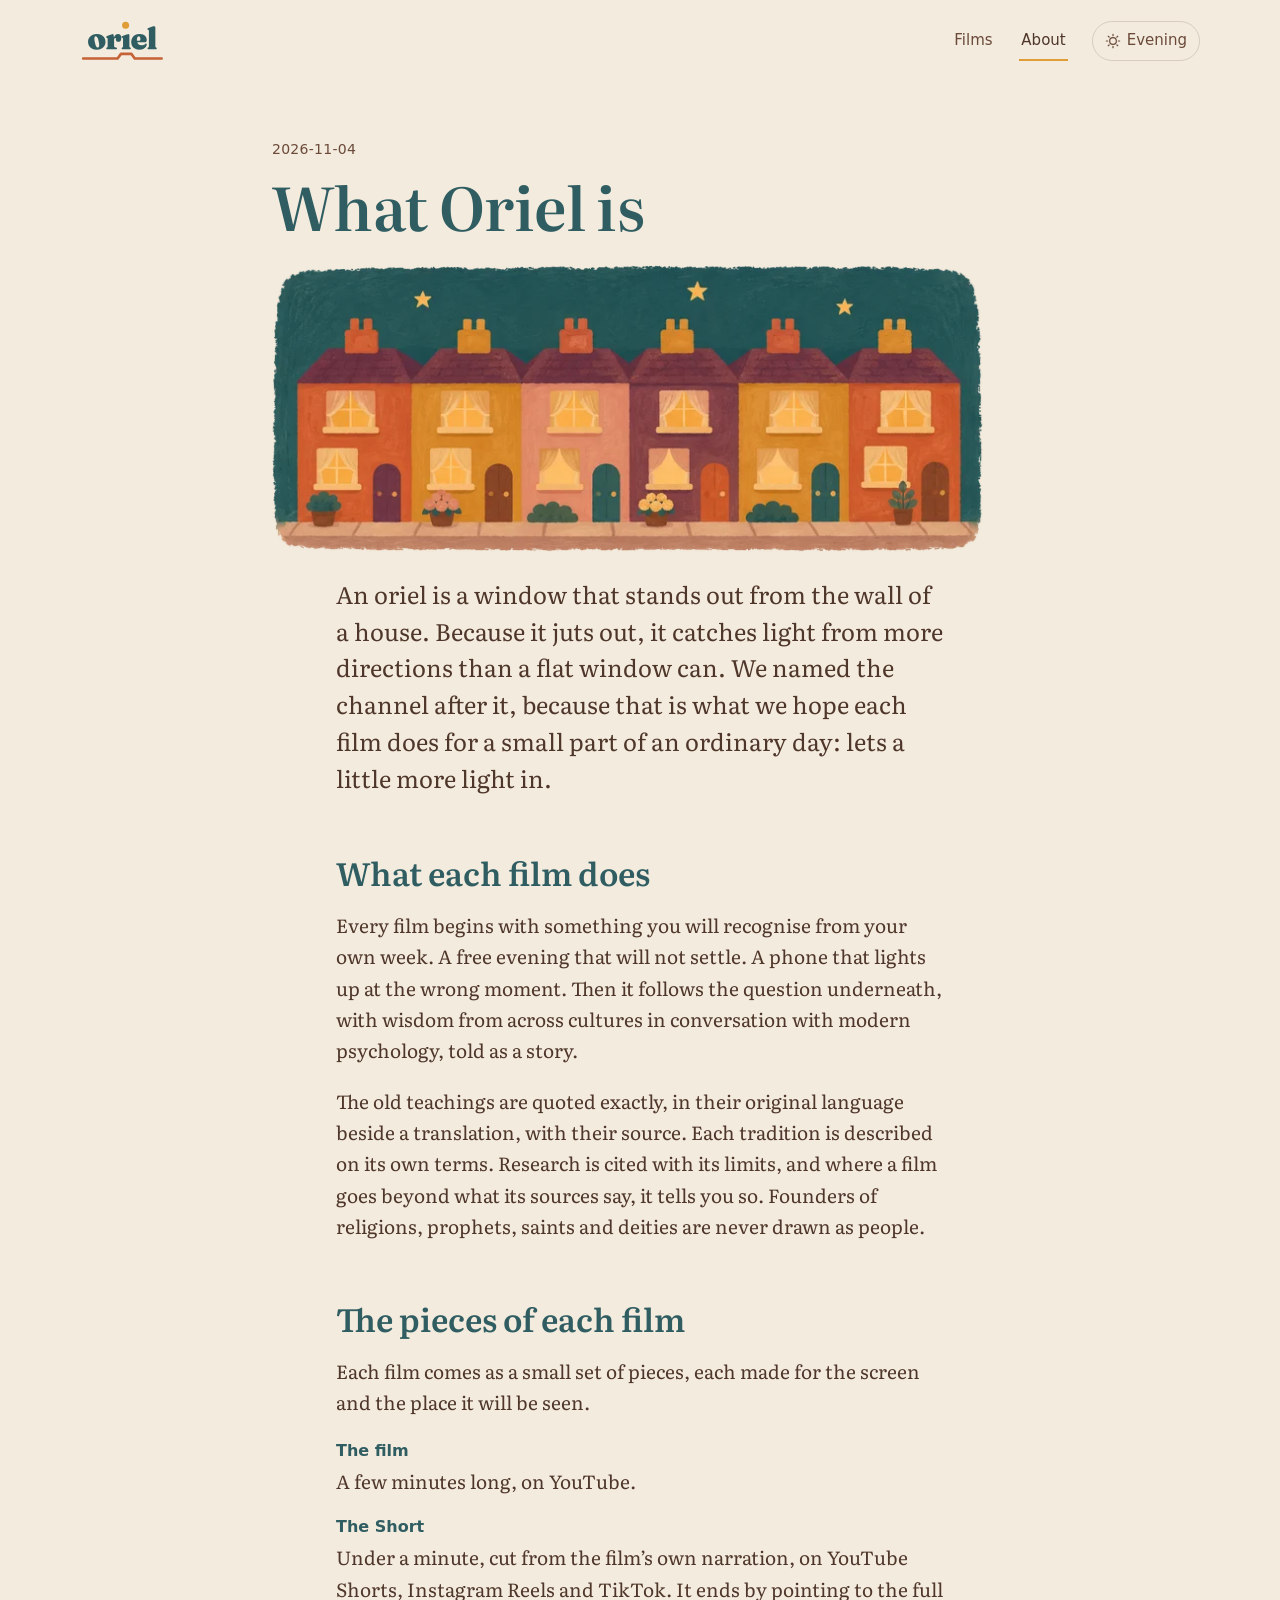
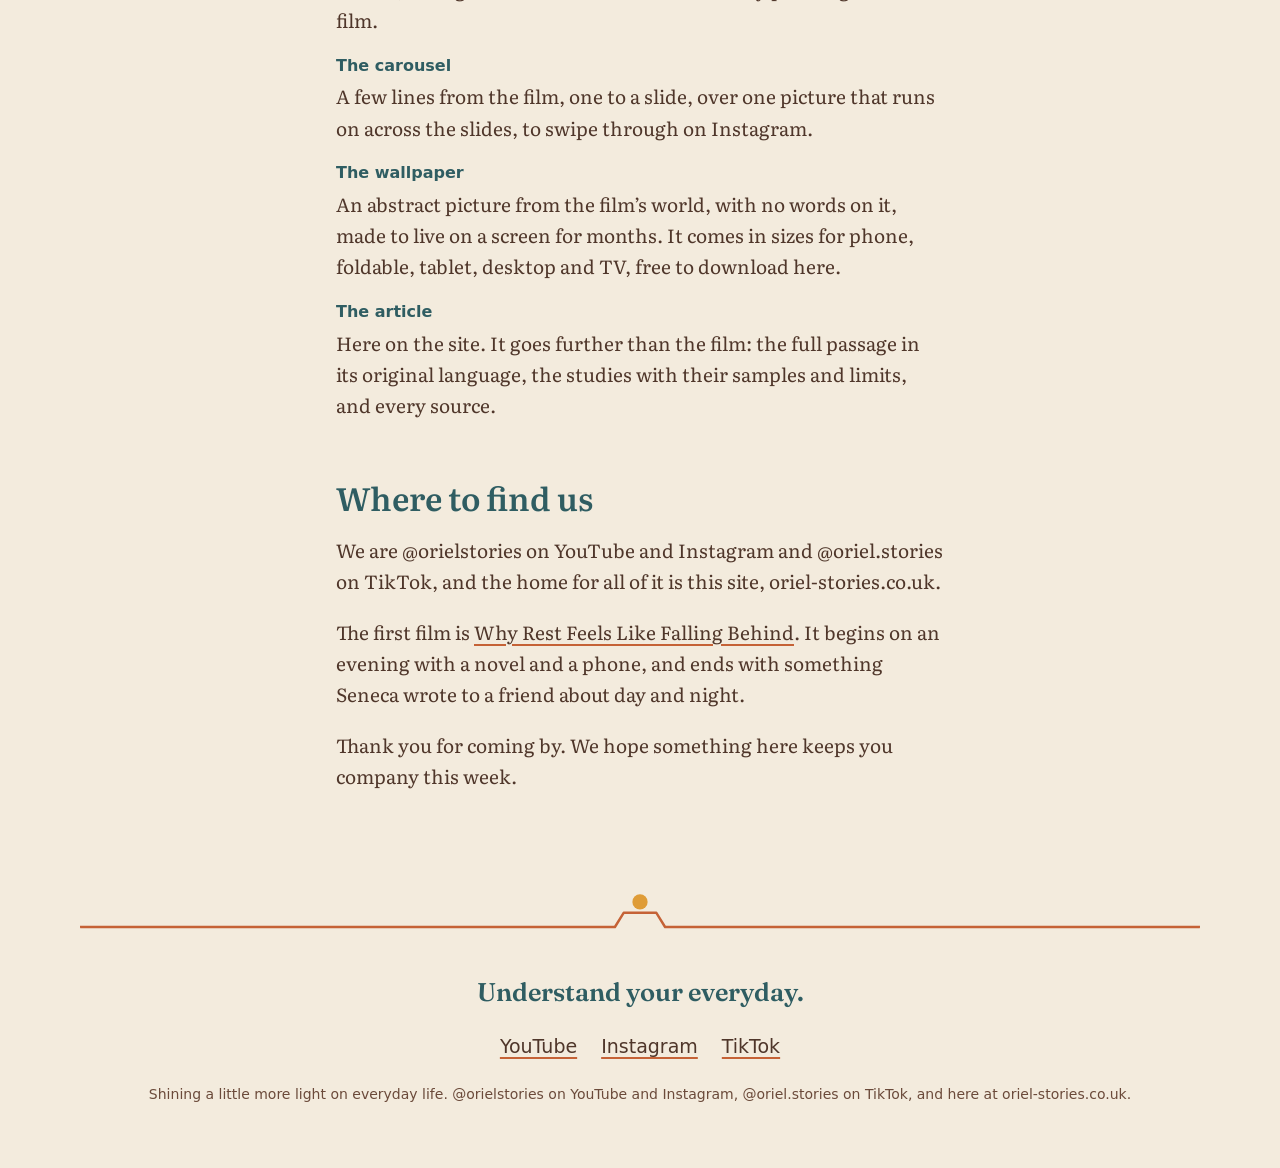
<file: posts/what-oriel-is/index.html>
<!doctype html>
<html lang="en-GB">
<head>
<meta charset="utf-8">
<meta name="viewport" content="width=device-width, initial-scale=1, viewport-fit=cover">
<title>What Oriel is | Oriel</title>
<meta name="description" content="A welcome: the window the channel is named after, what each film does, and where to find every piece.">
<link rel="canonical" href="https://oriel-stories.co.uk/posts/what-oriel-is/">
<meta property="og:type" content="website">
<meta property="og:site_name" content="Oriel">
<meta property="og:title" content="What Oriel is">
<meta property="og:description" content="A welcome: the window the channel is named after, what each film does, and where to find every piece.">
<meta property="og:url" content="https://oriel-stories.co.uk/posts/what-oriel-is/">

<meta name="theme-color" content="#F3EBDD" media="(prefers-color-scheme: light)">
<meta name="theme-color" content="#1F3B3F" media="(prefers-color-scheme: dark)">
<script>try{var t=localStorage.getItem("oriel-theme");if(t)document.documentElement.dataset.theme=t;if(localStorage.getItem("oriel-still")==="1")document.documentElement.dataset.still="1"}catch(e){}</script>
<link rel="preconnect" href="https://fonts.googleapis.com">
<link rel="preconnect" href="https://fonts.gstatic.com" crossorigin>
<link rel="stylesheet" href="https://fonts.googleapis.com/css2?family=Google+Sans:wght@400..600&family=Literata:ital,opsz,wght@0,7..72,400..600;1,7..72,400&display=swap">
<link rel="stylesheet" href="https://fonts.googleapis.com/css2?family=Fraunces:opsz,wght@144,600&display=block&text=%20.Uadenorstuvy">
<link rel="stylesheet" href="/oriel.css">
<link rel="icon" href="/img/mark.svg" type="image/svg+xml">
</head>
<body class="post">
<a class="skip" href="#main">Skip to content</a>
<header class="site-head">
  <a class="brand" href="/"><svg class="lockup" role="img" aria-label="Oriel" focusable="false" xmlns="http://www.w3.org/2000/svg" viewBox="-238.0 -956.2 2770.5 1358.8"><path d="M -135.5 300.0 H 990.0 L 1100.0 150.0 H 1440.5 L 1550.5 300.0 H 2430.0" fill="none" class="sill" stroke="#C56236" stroke-width="85.0" stroke-linecap="round" stroke-linejoin="round"/><g class="word" fill="#2F5D62"><path d="M314.0 -496.0Q399.0 -496.0 462.2 -463.8Q525.5 -431.5 560.5 -373.8Q595.5 -316.0 595.5 -239.0Q595.5 -168.0 558.8 -110.8Q522.0 -53.5 457.0 -19.8Q392.0 14.0 306.0 14.0Q221.5 14.0 158.2 -18.8Q95.0 -51.5 59.8 -109.3Q24.5 -167.0 24.5 -243.0Q24.5 -315.5 61.5 -372.5Q98.5 -429.5 163.5 -462.8Q228.5 -496.0 314.0 -496.0ZM350.5 -57.0Q369.5 -61.5 379.5 -83.5Q389.5 -105.5 388.5 -147.8Q387.5 -190.0 373.5 -255.0Q360.5 -317.0 344.2 -356.2Q328.0 -395.5 309.2 -412.8Q290.5 -430.0 270.0 -425.0Q251.0 -420.5 241.0 -398.5Q231.0 -376.5 232.2 -334.5Q233.5 -292.5 247.0 -227.0Q260.0 -165.5 276.2 -126.0Q292.5 -86.5 311.2 -69.5Q330.0 -52.5 350.5 -57.0Z"/><path d="M857.5 -273.0Q857.5 -349.0 877.5 -398.5Q897.5 -448.0 930.5 -472.0Q963.5 -496.0 1003.0 -496.0Q1056.0 -496.0 1084.0 -464.2Q1112.0 -432.5 1112.0 -369.0Q1112.0 -304.0 1085.8 -273.0Q1059.5 -242.0 1017.5 -242.0Q975.0 -242.0 954.0 -263.8Q933.0 -285.5 933.0 -324.0V-345.0Q932.5 -357.5 927.2 -364.5Q922.0 -371.5 911.0 -371.5Q901.0 -371.5 893.2 -362.5Q885.5 -353.5 881.0 -333.8Q876.5 -314.0 876.5 -280.5ZM863.0 -452.0 876.5 -346.0V-103.0Q876.5 -86.0 881.5 -78.8Q886.5 -71.5 904.0 -68.0L942.5 -60.5Q957.0 -57.5 964.0 -50.2Q971.0 -43.0 971.0 -30.0Q971.0 -15.5 961.5 -7.8Q952.0 0.0 933.0 0.0H657.0Q637.0 0.0 628.2 -7.8Q619.5 -15.5 619.5 -29.5Q619.5 -39.0 624.5 -46.5Q629.5 -54.0 640.5 -58.5L652.0 -63.5Q659.5 -67.0 662.5 -75.3Q665.5 -83.5 665.5 -103.0V-339.5Q665.5 -355.0 661.2 -361.8Q657.0 -368.5 648.5 -371.0L637.5 -374.0Q627.0 -377.5 622.2 -384.0Q617.5 -390.5 617.5 -400.0Q617.5 -412.0 624.2 -419.0Q631.0 -426.0 648.0 -432.5L757.5 -474.5Q792.5 -488.0 807.5 -492.0Q822.5 -496.0 831.0 -496.0Q845.0 -496.0 852.2 -486.0Q859.5 -476.0 863.0 -452.0Z"/><path d="M1376.0 -463.5V-103.0Q1376.0 -84.0 1379.5 -76.0Q1383.0 -68.0 1390.0 -63.5L1400.5 -58.5Q1410.0 -54.0 1415.2 -46.5Q1420.5 -39.0 1420.5 -29.0Q1420.5 -15.0 1411.0 -7.5Q1401.5 0.0 1384.5 0.0H1159.0Q1142.5 0.0 1133.0 -7.5Q1123.5 -15.0 1123.5 -29.0Q1123.5 -39.0 1128.8 -46.5Q1134.0 -54.0 1143.0 -58.5L1154.5 -63.5Q1161.5 -68.0 1164.8 -76.0Q1168.0 -84.0 1168.0 -103.0V-344.5Q1168.0 -360.5 1163.5 -366.5Q1159.0 -372.5 1151.0 -376.0L1140.0 -378.5Q1130.5 -382.5 1125.2 -388.2Q1120.0 -394.0 1120.0 -404.5Q1120.0 -415.5 1127.5 -422.8Q1135.0 -430.0 1150.5 -435.5L1284.5 -482.0Q1305.0 -488.5 1317.2 -491.8Q1329.5 -495.0 1344.5 -495.0Q1358.5 -495.0 1367.2 -486.2Q1376.0 -477.5 1376.0 -463.5Z"/><path d="M1944.0 -302.5Q1944.0 -268.5 1925.5 -249.5Q1907.0 -230.5 1872.0 -230.5H1575.5V-281.5H1709.0Q1736.0 -281.5 1736.0 -307.0Q1736.0 -371.0 1721.3 -398.5Q1706.5 -426.0 1683.0 -426.0Q1665.5 -426.0 1651.5 -413.0Q1637.5 -400.0 1629.2 -373.0Q1621.0 -346.0 1621.0 -304.5Q1621.0 -213.0 1662.0 -170.8Q1703.0 -128.5 1774.0 -128.5Q1807.5 -128.5 1834.8 -136.5Q1862.0 -144.5 1887.5 -168.0Q1901.5 -181.0 1908.8 -185.2Q1916.0 -189.5 1923.0 -189.5Q1933.0 -189.5 1937.5 -179.8Q1942.0 -170.0 1942.0 -156.0Q1942.0 -111.0 1911.8 -72.0Q1881.5 -33.0 1828.0 -9.5Q1774.5 14.0 1703.0 14.0Q1627.0 14.0 1566.3 -16.2Q1505.5 -46.5 1470.0 -100.8Q1434.5 -155.0 1434.5 -227.5Q1434.5 -308.5 1467.0 -368.8Q1499.5 -429.0 1561.5 -462.5Q1623.5 -496.0 1711.0 -496.0Q1788.5 -496.0 1840.3 -471.0Q1892.0 -446.0 1918.0 -402.2Q1944.0 -358.5 1944.0 -302.5Z"/><path d="M2224.0 -711.0V-103.0Q2224.0 -83.5 2227.0 -75.3Q2230.0 -67.0 2237.5 -63.5L2249.0 -58.5Q2260.0 -54.0 2265.0 -46.5Q2270.0 -39.0 2270.0 -29.5Q2270.0 -15.5 2261.2 -7.8Q2252.5 0.0 2233.0 0.0H2004.5Q1985.0 0.0 1976.0 -7.8Q1967.0 -15.5 1967.0 -29.5Q1967.0 -39.0 1972.0 -46.5Q1977.0 -54.0 1988.5 -58.5L1999.5 -63.5Q2007.0 -67.0 2010.0 -75.3Q2013.0 -83.5 2013.0 -103.0V-600.0Q2013.0 -616.0 2008.8 -622.5Q2004.5 -629.0 1996.0 -631.5L1985.0 -635.0Q1974.5 -638.5 1970.0 -644.8Q1965.5 -651.0 1965.5 -661.0Q1965.5 -672.5 1971.8 -679.5Q1978.0 -686.5 1995.5 -693.0L2108.5 -736.5Q2135.0 -746.5 2150.2 -750.8Q2165.5 -755.0 2177.0 -755.0Q2200.5 -755.0 2212.2 -742.5Q2224.0 -730.0 2224.0 -711.0Z"/></g><circle cx="1252.0" cy="-781.5" r="114.8" class="sun" fill="#DF9C37"/></svg></a>
  <nav class="site-nav" aria-label="Site"><a href="/#films">Films</a><a href="/posts/what-oriel-is/" aria-current="page">About</a><button class="theme" type="button" aria-pressed="false" title="Switch between day and evening"><svg viewBox="0 0 24 24" aria-hidden="true"><circle cx="12" cy="12" r="5"/><path d="M12 2v2M12 20v2M2 12h2M20 12h2M4.9 4.9l1.4 1.4M17.7 17.7l1.4 1.4M4.9 19.1l1.4-1.4M17.7 6.3l1.4-1.4"/></svg><span class="label">Evening</span></button></nav>
</header>
<main id="main">

<header class="post-hero">
  <p class="kicker">2026-11-04</p>
  <h1>What Oriel is</h1>
  <img class="hero-art" src="/img/posts/what-oriel-is/hero-720.webp" srcset="/img/posts/what-oriel-is/hero-720.webp 720w, /img/posts/what-oriel-is/hero-1422.webp 1422w" sizes="(min-width: 48rem) 40rem, 92vw" width="1422" height="574" style="max-width: min(100%, 711px)" alt="A terrace of houses at night, every window lit" decoding="async" fetchpriority="high">
</header>
<div class="reading single">
  <div class="column"><article class="prose">
<!-- The launch post. Facts about the channel come from docs/brand/brief.md, the live channel copy
     (media/Brand/current/channel-copy.txt), docs/process.md (Outputs per video) and CLAUDE.md. -->

<p class="opening">An oriel is a window that stands out from the wall of a house. Because it juts out, it catches light from more directions than a flat window can. We named the channel after it, because that is what we hope each film does for a small part of an ordinary day: lets a little more light in.</p>

<h2 id="films">What each film does</h2>

<p>Every film begins with something you will recognise from your own week. A free evening that will not settle. A phone that lights up at the wrong moment. Then it follows the question underneath, with wisdom from across cultures in conversation with modern psychology, told as a story.</p>

<p>The old teachings are quoted exactly, in their original language beside a translation, with their source. Each tradition is described on its own terms. Research is cited with its limits, and where a film goes beyond what its sources say, it tells you so. Founders of religions, prophets, saints and deities are never drawn as people.</p>

<h2 id="pieces">The pieces of each film</h2>

<p>Each film comes as a small set of pieces, each made for the screen and the place it will be seen.</p>

<dl class="piece-list">
  <dt>The film</dt>
  <dd>A few minutes long, on YouTube.</dd>
  <dt>The Short</dt>
  <dd>Under a minute, cut from the film’s own narration, on YouTube Shorts, Instagram Reels and TikTok. It ends by pointing to the full film.</dd>
  <dt>The carousel</dt>
  <dd>A few lines from the film, one to a slide, over one picture that runs on across the slides, to swipe through on Instagram.</dd>
  <dt>The wallpaper</dt>
  <dd>An abstract picture from the film’s world, with no words on it, made to live on a screen for months. It comes in sizes for phone, foldable, tablet, desktop and TV, free to download here.</dd>
  <dt>The article</dt>
  <dd>Here on the site. It goes further than the film: the full passage in its original language, the studies with their samples and limits, and every source.</dd>
</dl>

<h2 id="where">Where to find us</h2>

<p>We are @orielstories on YouTube and Instagram and @oriel.stories on TikTok, and the home for all of it is this site, oriel-stories.co.uk.</p>

<p>The first film is <a href="/films/why-rest-feels-like-falling-behind/">Why Rest Feels Like Falling Behind</a>. It begins on an evening with a novel and a phone, and ends with something Seneca wrote to a friend about day and night.</p>

<p>Thank you for coming by. We hope something here keeps you company this week.</p>

  </article></div>
</div>

</main>
<footer class="site-foot">
  <div class="sill-rule " aria-hidden="true"><svg viewBox="0 0 132 72" focusable="false"><path class="sill" d="M-4000 66 H20 L36 40 H96 L112 66 H4132"/><circle class="sun" cx="66" cy="20" r="14"/></svg></div>
  <p class="promise">Understand your everyday.</p>
  <ul class="platform-links"><li><a href="https://www.youtube.com/@orielstories">YouTube</a></li><li><a href="https://www.instagram.com/orielstories">Instagram</a></li><li><a href="https://www.tiktok.com/@oriel.stories">TikTok</a></li></ul>
  <p class="small">Shining a little more light on everyday life. @orielstories on YouTube and Instagram, @oriel.stories on TikTok, and here at oriel-stories.co.uk.</p>
</footer>
<script src="/oriel.js" type="module"></script>
</body>
</html>
</file>
<file: oriel.css>
/* Oriel site, brand C (docs/brand/brief.md). Palette: paper, terracotta (the bay line), sun, light, ink, night.
   Type: Fraunces 600 for the promise; Literata for reading text, quotes and titles; Google Sans for labels.
   The wordmark is the brand's own vector lockup, inline. Pictures are the films' gouache. */

:root {
  --paper: #f3ebdd;
  --paper-deep: #ebe0cc;     /* cards and panels: the paper a step darker */
  --ink: #4f362a;            /* reading text: brand ink #6b4a3a a step darker */
  --ink-soft: #6b4a3a;       /* brand ink, for secondary text */
  --night: #2f5d62;          /* the wordmark and headings */
  --bay: #c56236;            /* the bay line */
  --sun: #df9c37;
  --light: #f8c77a;
  --rule: rgba(79, 54, 42, 0.16);
  --panel: #121a2c;          /* the film's own dark, behind the screen before it plays */
  --on-panel: #f3ebdd;

  --display: "Fraunces", "Literata", Georgia, serif;
  --serif: "Literata", Georgia, serif;
  --sans: "Google Sans", system-ui, -apple-system, "Segoe UI", sans-serif;
  --gutter: max(1rem, env(safe-area-inset-left));
  --measure: 38rem;
  --wide: 72rem;
  color-scheme: light;
}

/* Evening: the night teal ground, paper ink; the bay lifts on night as in the brand. */
@media (prefers-color-scheme: dark) {
  :root:not([data-theme="light"]) {
    --paper: #1f3b3f; --paper-deep: #26474c; --ink: #f3ebdd; --ink-soft: #d3ddd9; --night: #f3ebdd;
    --bay: #d9774c; --rule: rgba(243, 235, 221, 0.18); color-scheme: dark;
  }
}
:root[data-theme="dark"] {
  --paper: #1f3b3f; --paper-deep: #26474c; --ink: #f3ebdd; --ink-soft: #d3ddd9; --night: #f3ebdd;
  --bay: #d9774c; --rule: rgba(243, 235, 221, 0.18); color-scheme: dark;
}

*, *::before, *::after { box-sizing: border-box; }
html { -webkit-text-size-adjust: 100%; text-size-adjust: 100%; scroll-padding-top: 1.5rem; }
@media (prefers-reduced-motion: no-preference) { html { scroll-behavior: smooth; } }

body {
  margin: 0;
  background: var(--paper);
  color: var(--ink);
  font-family: var(--serif);
  font-size: 1.125rem;
  line-height: 1.65;
  font-optical-sizing: auto;
  text-rendering: optimizeLegibility;
  -webkit-font-smoothing: antialiased;
  overflow-x: hidden;
}
@media (min-width: 48rem) { body { font-size: 1.1875rem; } }

img { display: block; max-width: 100%; height: auto; }
a { color: inherit; text-decoration-color: var(--bay); text-decoration-thickness: 1.5px; text-underline-offset: 0.2em; }
a:hover { text-decoration-thickness: 2.5px; }
::selection { background: var(--light); color: #4f362a; }
:focus-visible { outline: 3px solid var(--bay); outline-offset: 3px; border-radius: 4px; }
h1, h2, h3 { font-weight: 600; line-height: 1.2; color: var(--night); text-wrap: balance; }

.skip {
  position: absolute; left: var(--gutter); top: -4rem; z-index: 20;
  background: var(--ink); color: var(--paper); padding: 0.5rem 1rem; border-radius: 6px;
  font-family: var(--sans); font-size: 0.9375rem; text-decoration: none;
}
.skip:focus { top: 0.75rem; }

/* ---------- Header and footer ---------- */
.site-head {
  display: flex; align-items: center; justify-content: space-between; gap: 1rem;
  max-width: var(--wide); margin: 0 auto; padding: 1.25rem var(--gutter);
}
.brand { display: block; flex: none; border-radius: 6px; }
.lockup { display: block; height: 2.6rem; width: auto; }
.lockup .word { fill: var(--night); }
.lockup .sill, .sill-rule .sill { stroke: var(--bay); }
.lockup .sun, .sill-rule .sun { fill: var(--sun); }

.site-nav { display: flex; align-items: center; gap: clamp(0.5rem, 2.5vw, 1.5rem); font-family: var(--sans); font-size: 0.9375rem; font-weight: 500; }
.site-nav a { color: var(--ink-soft); text-decoration: none; padding: 0.5rem 0.15rem; }
.site-nav a:hover, .site-nav a[aria-current="page"] { color: var(--ink); box-shadow: inset 0 -2px var(--sun); }
.site-nav button {
  display: inline-flex; align-items: center; gap: 0.35rem; min-height: 2.5rem;
  border: 1px solid var(--rule); background: transparent; color: var(--ink-soft);
  font: inherit; padding: 0.3rem 0.75rem; border-radius: 999px; cursor: pointer;
}
.site-nav button:hover { color: var(--ink); border-color: var(--ink-soft); }
.site-nav button svg { width: 1rem; height: 1rem; fill: none; stroke: currentColor; stroke-width: 1.8; stroke-linecap: round; }
.site-nav button[aria-pressed="true"] { background: var(--paper-deep); color: var(--ink); }
@media (max-width: 34rem) {
  .lockup { height: 2.1rem; }
  .site-nav .label { position: absolute; width: 1px; height: 1px; overflow: hidden; clip-path: inset(50%); }
  .site-nav button { padding: 0.3rem 0.6rem; }
}

.site-foot { max-width: var(--wide); margin: 5rem auto 0; padding: 0 var(--gutter) 3rem; text-align: center; }
.site-foot .promise { font-family: var(--display); font-weight: 600; font-size: 1.6rem; color: var(--night); margin: 1.5rem 0 0.75rem; }
.platform-links { list-style: none; padding: 0; margin: 0; display: flex; justify-content: center; gap: 1.5rem; font-family: var(--sans); font-weight: 500; }
.platform-links a { display: inline-block; padding: 0.4rem 0; }
.small { font-family: var(--sans); font-size: 0.875rem; color: var(--ink-soft); }

/* ---------- The bay line and the sun, as a rule ---------- */
/* One path: the line runs far out on both sides and the box clips it, so the joins are seamless. */
.sill-rule { display: flex; justify-content: center; overflow: hidden; max-width: calc(var(--wide) - 2 * var(--gutter)); margin: 2.5rem auto; border-radius: 4px; }
.sill-rule svg { width: 4.5rem; height: auto; flex: none; overflow: visible; }
.sill-rule .sill { fill: none; stroke-width: 4.5; stroke-linecap: round; stroke-linejoin: round; }
.sill-rule.large svg { width: 7.5rem; }
.sill-rule.large .sill { stroke-width: 5.5; }

/* ---------- Shared labels ---------- */
.kicker, .section-note, .meta, .pieces, .badge, .where, .contents, .piece-list dt, .study .kind, .study dt, .strip-nav {
  font-family: var(--sans);
}
.kicker { font-size: 0.875rem; font-weight: 500; letter-spacing: 0.02em; color: var(--ink-soft); margin: 0 0 0.5rem; }
.badge {
  display: inline-block; vertical-align: middle; margin-left: 0.4rem; padding: 0.1rem 0.5rem; border-radius: 999px;
  font-size: 0.75rem; font-weight: 500; color: var(--ink); background: var(--paper-deep); border: 1px solid var(--rule);
}

/* ---------- Home ---------- */
.home-hero { max-width: var(--wide); margin: 0 auto; padding: clamp(2rem, 7vw, 5rem) var(--gutter) 1rem; text-align: center; }
.home-hero .promise {
  font-family: var(--display); font-weight: 600; font-size: clamp(2.5rem, 8vw, 5.25rem); line-height: 1.05;
  letter-spacing: -0.015em; margin: 0 auto; max-width: 14ch;
  min-height: 2.1em; /* two lines held open while the face loads, so nothing below moves */
}
.home-hero .sill-rule { margin: 1.75rem auto 2rem; padding: 0; }
.home-hero .lead { font-size: clamp(1.25rem, 2.4vw, 1.5rem); margin: 0 auto 1rem; max-width: 34rem; }
.home-hero .about { max-width: var(--measure); margin: 0 auto; color: var(--ink-soft); text-align: left; }
.home-hero .more { font-family: var(--sans); font-weight: 500; margin-top: 1.5rem; }

.films, .platforms { max-width: var(--wide); margin: 0 auto; padding: 3rem var(--gutter) 0; }
.films > h2, .platforms > h2 { font-size: clamp(1.75rem, 3.5vw, 2.25rem); margin: 0 0 0.5rem; }
.section-note { color: var(--ink-soft); font-size: 1rem; margin: 0 0 2rem; }

.film-entry {
  display: grid; gap: clamp(1.5rem, 4vw, 3rem); align-items: center;
  background: var(--paper-deep); border-radius: 1.25rem; padding: clamp(1rem, 3vw, 2rem);
}
.film-entry + .film-entry { margin-top: 1.5rem; }
@media (min-width: 52rem) { .film-entry { grid-template-columns: minmax(0, 1.05fr) minmax(0, 1fr); } }
.film-entry h3 { font-size: clamp(1.6rem, 3.2vw, 2.25rem); margin: 0 0 0.75rem; }
.film-entry h3 a { text-decoration: none; }
.film-entry h3 a:hover { text-decoration: underline; text-decoration-color: var(--bay); }
.film-entry .text > p:not(.kicker) { margin: 0 0 1.5rem; }
.art-link { display: block; }

.pieces { list-style: none; margin: 0; padding: 0; display: grid; grid-template-columns: repeat(auto-fill, minmax(9.5rem, 1fr)); gap: 0.5rem; }
.pieces a {
  display: flex; flex-direction: column; gap: 0.1rem; height: 100%; text-decoration: none;
  padding: 0.65rem 0.85rem; border-radius: 0.75rem; background: var(--paper); border: 1px solid var(--rule);
}
.pieces a:hover { border-color: var(--bay); }
.pieces .what { font-weight: 500; color: var(--ink); font-size: 0.9375rem; }
.pieces .state { font-size: 0.8125rem; color: var(--ink-soft); }
.pieces .live .state::before { content: ""; display: inline-block; width: 0.5rem; height: 0.5rem; border-radius: 50%; background: var(--sun); margin-right: 0.35rem; vertical-align: 0.05em; }

.platforms ul { list-style: none; padding: 0; margin: 1.5rem 0 0; display: grid; gap: 0.75rem; grid-template-columns: repeat(auto-fit, minmax(14rem, 1fr)); }
.platforms a {
  display: grid; gap: 0.15rem; padding: 1.1rem 1.25rem; border-radius: 1rem; text-decoration: none;
  border: 1px solid var(--rule); background: var(--paper);
}
.platforms a:hover { border-color: var(--bay); }
.platforms .name { font-weight: 600; font-size: 1.25rem; color: var(--night); }
.platforms .handle, .platforms .carries { font-family: var(--sans); font-size: 0.9375rem; color: var(--ink-soft); }

/* The film's emblem: day and night (SI-1, SI-2). Layers are placed in % of the sky; oriel.js moves them. */
.emblem { position: relative; } /* its aspect ratio comes from the sky layer, set by the build */
.emblem .sky { width: 100%; height: 100%; }
.emblem .lights { position: absolute; inset: 0; }
.emblem .sun, .emblem .moon { position: absolute; top: 0; will-change: transform; }
.emblem .sun { left: 11%; width: 15%; }
.emblem .moon { right: 8%; width: 19%; }
/* film 2's emblem, a house seen from outside: every layer is the full canvas, stacked in register; oriel.js slides the
   curtain halves (each clipped to its window) and swings the door on its hinge */
.emblem[data-emblem="closed-front"] .lights img, .emblem[data-emblem="two-fronts"] .lights img { position: absolute; left: 0; top: 0; width: 100%; height: 100%; will-change: transform; }
/* film 3's emblem, the red cord: six drawings of the cord on the full canvas, stacked in register; oriel.js shows one at a
   time. Without script the cord shows tied (the resting state). */
.emblem[data-emblem="knot"] .lights img { position: absolute; left: 0; top: 0; width: 100%; height: 100%; visibility: hidden; }
.emblem[data-emblem="knot"] .lights img.tight { visibility: visible; }

/* ---------- Film page ---------- */
.film-hero, .post-hero { max-width: var(--wide); margin: 0 auto; padding: clamp(1.5rem, 5vw, 3.5rem) var(--gutter) 0; }
.film-hero { max-width: 60rem; }
.film-hero h1, .post-hero h1 { font-size: clamp(2.25rem, 6vw, 3.75rem); margin: 0 0 0.75rem; letter-spacing: -0.01em; }
.film-hero .subtitle { font-size: clamp(1.15rem, 2.2vw, 1.4rem); color: var(--ink-soft); margin: 0 0 1.5rem; max-width: 32rem; }
.meta { display: flex; flex-wrap: wrap; gap: 0.5rem 2rem; margin: 0; font-size: 0.9375rem; }
.meta dt { color: var(--ink-soft); font-size: 0.8125rem; }
.meta dd { margin: 0; font-weight: 500; }
.post-hero { max-width: 48rem; }
.post-hero .hero-art { margin-top: 1.5rem; }

.watch { max-width: 60rem; margin: 2rem auto 0; padding: 0 var(--gutter); }
.player { position: relative; aspect-ratio: 16 / 9; border-radius: 1rem; overflow: hidden; background: var(--panel); }
.player .poster { position: absolute; inset: 8% 0 auto; margin: auto; height: 84%; width: auto; max-width: 90%; object-fit: contain; }
/* a hero that is a whole 16:9 frame of the film fills the player */
.player.fill .poster { inset: 0; width: 100%; height: 100%; max-width: none; object-fit: cover; }
.player.tall { aspect-ratio: 9 / 16; width: min(100%, 17rem); }
.player.tall .poster { inset: 0; width: 100%; height: 100%; max-width: none; object-fit: cover; }
.player iframe { position: absolute; inset: 0; width: 100%; height: 100%; border: 0; }
.player .play { position: absolute; inset: 0; width: 100%; border: 0; padding: 0; background: none; cursor: pointer; }
.play-icon { position: absolute; left: 50%; top: 50%; width: 4.5rem; height: 4.5rem; margin: -2.25rem; border-radius: 50%; background: var(--sun); box-shadow: 0 0.5rem 1.5rem rgba(0, 0, 0, 0.25); }
.play-icon::after { content: ""; position: absolute; left: 1.8rem; top: 1.35rem; border-left: 1.35rem solid #4f362a; border-top: 0.9rem solid transparent; border-bottom: 0.9rem solid transparent; }
.play:hover .play-icon { background: var(--light); }

.pending-note { font-family: var(--sans); font-size: 0.9375rem; color: var(--ink-soft); text-align: center; margin: 0.75rem 0 0; }

.reading { display: grid; max-width: var(--wide); margin: 0 auto; padding: 0 var(--gutter); gap: 3rem; }
@media (min-width: 64rem) { .reading:not(.single) { grid-template-columns: 13rem minmax(0, 1fr); } }
.reading.single { justify-items: center; }
.column { min-width: 0; max-width: 48rem; }
.reading.single .column { width: 100%; max-width: var(--measure); }

.contents { font-size: 0.9375rem; }
.contents h2 { font-family: var(--sans); font-size: 0.8125rem; font-weight: 500; color: var(--ink-soft); margin: 0 0 0.75rem; }
.contents ol { list-style: none; margin: 0; padding: 0; border-left: 2px solid var(--rule); }
.contents a { display: block; padding: 0.35rem 0 0.35rem 1rem; margin-left: -2px; border-left: 2px solid transparent; color: var(--ink-soft); text-decoration: none; }
.contents a:hover { color: var(--ink); }
.contents a[aria-current="true"] { color: var(--ink); border-left-color: var(--bay); }
@media (min-width: 64rem) { .contents nav, .contents { position: sticky; top: 2rem; align-self: start; } }
@media (max-width: 63.99rem) { .contents { border: 1px solid var(--rule); border-radius: 1rem; padding: 1rem 1.25rem; } }

/* ---------- Prose ---------- */
.prose { max-width: var(--measure); }
.prose h2 { font-size: clamp(1.6rem, 3.2vw, 2rem); margin: 3.5rem 0 1rem; }
.prose h3 { font-size: 1.3rem; margin: 2.5rem 0 0.75rem; }
.prose p, .prose li, .prose dd { hyphens: manual; }
.prose .opening { font-size: 1.25em; line-height: 1.55; }
/* The question, set off by the brand's mark: a short run of the bay line with the sun resting on the bay. */
.prose .pull {
  font-size: clamp(1.4rem, 3vw, 1.75rem); line-height: 1.35; color: var(--night); font-weight: 500;
  margin: 2.5rem 0 2rem; padding-top: 2.4rem; position: relative;
}
.prose .pull::before {
  content: ""; position: absolute; left: 0; top: 0; width: 4.5rem; height: 1.6rem;
  background: var(--bay);
  -webkit-mask: url("data:image/svg+xml,%3Csvg xmlns='http://www.w3.org/2000/svg' viewBox='0 0 90 32'%3E%3Cpath d='M2 29H24L33 18H57L66 29H88' fill='none' stroke='black' stroke-width='3.2' stroke-linecap='round' stroke-linejoin='round'/%3E%3C/svg%3E") no-repeat center / contain;
  mask: url("data:image/svg+xml,%3Csvg xmlns='http://www.w3.org/2000/svg' viewBox='0 0 90 32'%3E%3Cpath d='M2 29H24L33 18H57L66 29H88' fill='none' stroke='black' stroke-width='3.2' stroke-linecap='round' stroke-linejoin='round'/%3E%3C/svg%3E") no-repeat center / contain;
}
.prose .pull::after {
  content: ""; position: absolute; left: calc(2.25rem - 0.3rem); top: 0.1rem; width: 0.6rem; height: 0.6rem;
  border-radius: 50%; background: var(--sun);
}
.prose .ours { font-family: var(--sans); font-size: 0.9375rem; color: var(--ink-soft); background: var(--paper-deep); border-radius: 0.75rem; padding: 0.9rem 1.1rem; }
.prose .ref {
  font-family: var(--sans); font-size: 0.7rem; vertical-align: super; line-height: 0; margin-left: 0.15em;
  text-decoration: none; color: var(--ink-soft); padding: 0 0.15em;
}
.prose .ref::before { content: "["; } .prose .ref::after { content: "]"; }

.art { margin: 1.5rem 0; }
.art.figure-strip { margin: 1.5rem 0 1.75rem; }
.art.figure-strip img { width: 100%; }
@media (min-width: 40rem) {
  .art.figure-right { float: right; width: 15rem; margin: 0.35rem -2rem 1rem 1.75rem; }
  .art.figure-left { float: left; width: 15rem; margin: 0.35rem 1.75rem 1rem -2rem; }
  .art.narrow { width: 8.5rem; }
}
@media (max-width: 39.99rem) { .art.figure-right, .art.figure-left { width: 70%; margin-inline: auto; } .art.narrow { width: 40%; } }
.prose h2, .prose h3, .passage, .studies, .sources { clear: both; }

.passage { margin: 2rem 0; padding: clamp(1.25rem, 3vw, 2rem); background: var(--paper-deep); border-radius: 1rem; }
@media (min-width: 60rem) { .passage { margin-inline: -4rem; display: grid; grid-template-columns: 1fr 1fr; gap: 2rem; } .passage figcaption { grid-column: 1 / -1; } }
.passage blockquote { margin: 0; }
.passage blockquote p { margin: 0 0 1rem; }
.passage .original { font-style: italic; color: var(--ink-soft); }
/* scripts with no true italic stand upright wherever they are set, rather than in a slant the browser fakes */
:root :is(:lang(zh), :lang(ja), :lang(ko), :lang(hi), :lang(sa), :lang(ar), :lang(fa), :lang(he)) { font-style: normal; }
.passage .translation { color: var(--ink); }
@media (max-width: 59.99rem) { .passage .original { margin-bottom: 1.25rem; padding-bottom: 1.25rem; border-bottom: 1px solid var(--rule); } }
.passage .sec { font-family: var(--sans); font-style: normal; font-size: 0.75rem; font-weight: 500; color: var(--ink-soft); margin-right: 0.35rem; }
.passage figcaption { font-family: var(--sans); font-size: 0.875rem; color: var(--ink-soft); line-height: 1.5; }
.passage cite { font-style: normal; font-weight: 500; color: var(--ink); }

.studies { display: grid; gap: 1rem; margin: 1.5rem 0; }
@media (min-width: 40rem) { .study dl { display: grid; grid-template-columns: 8.5rem 1fr; gap: 0 1.25rem; } .study dt { margin-top: 0.75rem; } .study dd { margin-top: 0.75rem; } }
.study { border: 1px solid var(--rule); border-radius: 1rem; padding: 1.25rem; font-size: 0.9375em; }
.study h3 { margin: 0; font-size: 1.15rem; }
.study .kind { margin: 0.2rem 0 0.75rem; font-size: 0.8125rem; color: var(--ink-soft); }
.study dl { margin: 0; }
.study dt { font-size: 0.8125rem; font-weight: 500; color: var(--ink-soft); margin-top: 0.75rem; }
.study dd { margin: 0.15rem 0 0; line-height: 1.55; }

.sources { padding-left: 1.25rem; font-size: 0.9375rem; line-height: 1.55; }
.sources li { margin-bottom: 0.75rem; overflow-wrap: anywhere; }
.sources li:target { background: var(--paper-deep); border-radius: 0.5rem; }

.piece-list dt { font-weight: 600; color: var(--night); margin-top: 1rem; font-size: 1rem; }
.piece-list dd { margin: 0.15rem 0 0; }

/* ---------- The film's pieces ---------- */
.pieces-block { margin: 4rem 0 1rem; padding-top: 0.5rem; }
.pieces-block > h2 { font-size: clamp(1.6rem, 3.2vw, 2rem); margin: 0 0 1.5rem; }
.piece { margin: 0 0 3rem; }
.piece h3 { font-size: 1.2rem; margin: 0 0 0.5rem; }
.piece-title { margin: 0 0 1rem; color: var(--ink-soft); }
.piece.coming p { margin: 0; max-width: var(--measure); color: var(--ink-soft); }
.wallpaper-grid { display: grid; gap: 1.5rem 2rem; grid-template-columns: auto 1fr; align-items: start; }
@media (max-width: 30rem) { .wallpaper-grid { grid-template-columns: 1fr; } .wallpaper-grid .preview-box { margin-inline: auto; } }
.free { font-family: var(--sans); font-size: 0.875rem; color: var(--ink-soft); margin: 0.6rem 0 0; }
.every { font-family: var(--sans); font-size: 0.875rem; padding-left: 1.1rem; }
.where { font-size: 0.9375rem; color: var(--ink-soft); margin: 0.85rem 0 0; display: flex; flex-wrap: wrap; gap: 0.5rem 1rem; align-items: center; }
.where a { font-weight: 500; color: var(--ink); }
.button {
  display: inline-block; line-height: 1.75rem; min-height: 2.75rem; padding: 0.5rem 1.1rem; border-radius: 999px;
  background: var(--sun); color: #4f362a !important; text-decoration: none; font-weight: 500;
}
.button:hover { background: var(--light); }
.file { font-size: 0.8125rem; }
/* the file's size always takes its own line under the button, so no choice of screen can change the height */
.download .file { flex-basis: 100%; }
.devices { border: 0; margin: 1rem 0 0; padding: 0; min-width: 0; }
.devices legend { font-family: var(--sans); font-size: 0.8125rem; color: var(--ink-soft); padding: 0; margin-bottom: 0.4rem; }
.devices .options { display: flex; flex-wrap: wrap; gap: 0.35rem; }
.devices label { position: relative; font-family: var(--sans); font-size: 0.875rem; }
.devices input { position: absolute; opacity: 0; inset: 0; margin: 0; cursor: pointer; }
.devices label span:first-of-type {
  display: inline-flex; align-items: center; min-height: 2.25rem; padding: 0.25rem 0.8rem; border-radius: 999px;
  border: 1px solid var(--rule); color: var(--ink-soft); background: var(--paper);
}
.devices input:checked + span { background: var(--ink); color: var(--paper); border-color: var(--ink); }
.devices input:focus-visible + span { outline: 3px solid var(--bay); outline-offset: 2px; }
.devices label.coming span:first-of-type { opacity: 0.55; border-style: dashed; }
.devices input:disabled { cursor: default; }
.devices.variants { margin-top: 0.6rem; }
.devices label[hidden], .devices[hidden] { display: none; }
.visually-hidden { position: absolute; width: 1px; height: 1px; overflow: hidden; clip-path: inset(50%); white-space: nowrap; }
/* the wallpaper as it will be seen: the chosen screen's own picture in a frame of that screen's shape, in a box of
   fixed size so choosing never moves the page */
.preview-box { width: 320px; max-width: 100%; height: 432px; display: grid; place-items: center; overflow: hidden; }
.device-frame { overflow: hidden; border: 6px solid #4f362a; background: #121a2c; line-height: 0; }
.device-frame img { display: block; max-width: none; }
.device-frame.phone { border-radius: 1.6rem; }
.device-frame.tablet { border-radius: 1.1rem; border-width: 8px; }
.device-frame.desktop { border-radius: 0.6rem; border-width: 7px; }
.device-frame.tv { border-radius: 0.3rem; border-width: 5px; }

.strip { overflow-x: auto; scroll-snap-type: x mandatory; overscroll-behavior-x: contain; border-radius: 1rem; scrollbar-width: thin; }
.strip ol { display: flex; gap: 0.75rem; list-style: none; margin: 0; padding: 0 0 0.75rem; }
.strip li { flex: none; width: min(72vw, 18rem); scroll-snap-align: start; }
.strip img { border-radius: 0.75rem; border: 1px solid var(--rule); }
/* a panoramic carousel: the slides meet edge to edge so the painting runs on */
/* a panorama scrolls freely: snapping to slide edges would fight the count's reading point (oriel.js) */
.strip.panoramic { scroll-snap-type: none; }
.strip.panoramic ol { gap: 0; }
.strip.panoramic img { border-radius: 0; border: 0; }
.strip.panoramic li:first-child img { border-radius: 0.75rem 0 0 0.75rem; }
.strip.panoramic li:last-child img { border-radius: 0 0.75rem 0.75rem 0; }
.strip-nav { display: flex; align-items: center; gap: 0.75rem; margin-top: 0.5rem; font-size: 0.875rem; color: var(--ink-soft); }
.strip-nav button {
  width: 2.75rem; height: 2.75rem; border-radius: 50%; border: 1px solid var(--rule); background: var(--paper); color: var(--ink); cursor: pointer;
  display: inline-grid; place-items: center;
}
.strip-nav button:hover { border-color: var(--bay); }
.strip-nav button:disabled { opacity: 0.4; cursor: default; }
.strip-nav svg { width: 1rem; height: 1rem; fill: none; stroke: currentColor; stroke-width: 2; stroke-linecap: round; stroke-linejoin: round; }

@media print { .site-nav, .strip-nav, .watch, .pieces-block { display: none; } }
/* figures drawn on the day paper keep it in the evening too: a paper panel, so their lines and lettering hold */
.art.on-paper img { background: #f3ebdd; border-radius: 1rem; padding: 4%; }
.art.figure-centre { margin: 1.75rem auto; width: min(100%, 28rem); }
.art.figure-centre img { width: 100%; margin-inline: auto; }
.not-found { font-size: clamp(2rem, 6vw, 3rem); margin: 0; }
/* 404: one line, one button home, and a note that home opens by itself */
.not-found-page .go-home { margin: 0 0 1rem; }
.not-found-page .button { font-family: var(--sans); font-size: 1.0625rem; padding: 0.6rem 1.5rem; }
.not-found-page .small { margin: 0; }
</file>
